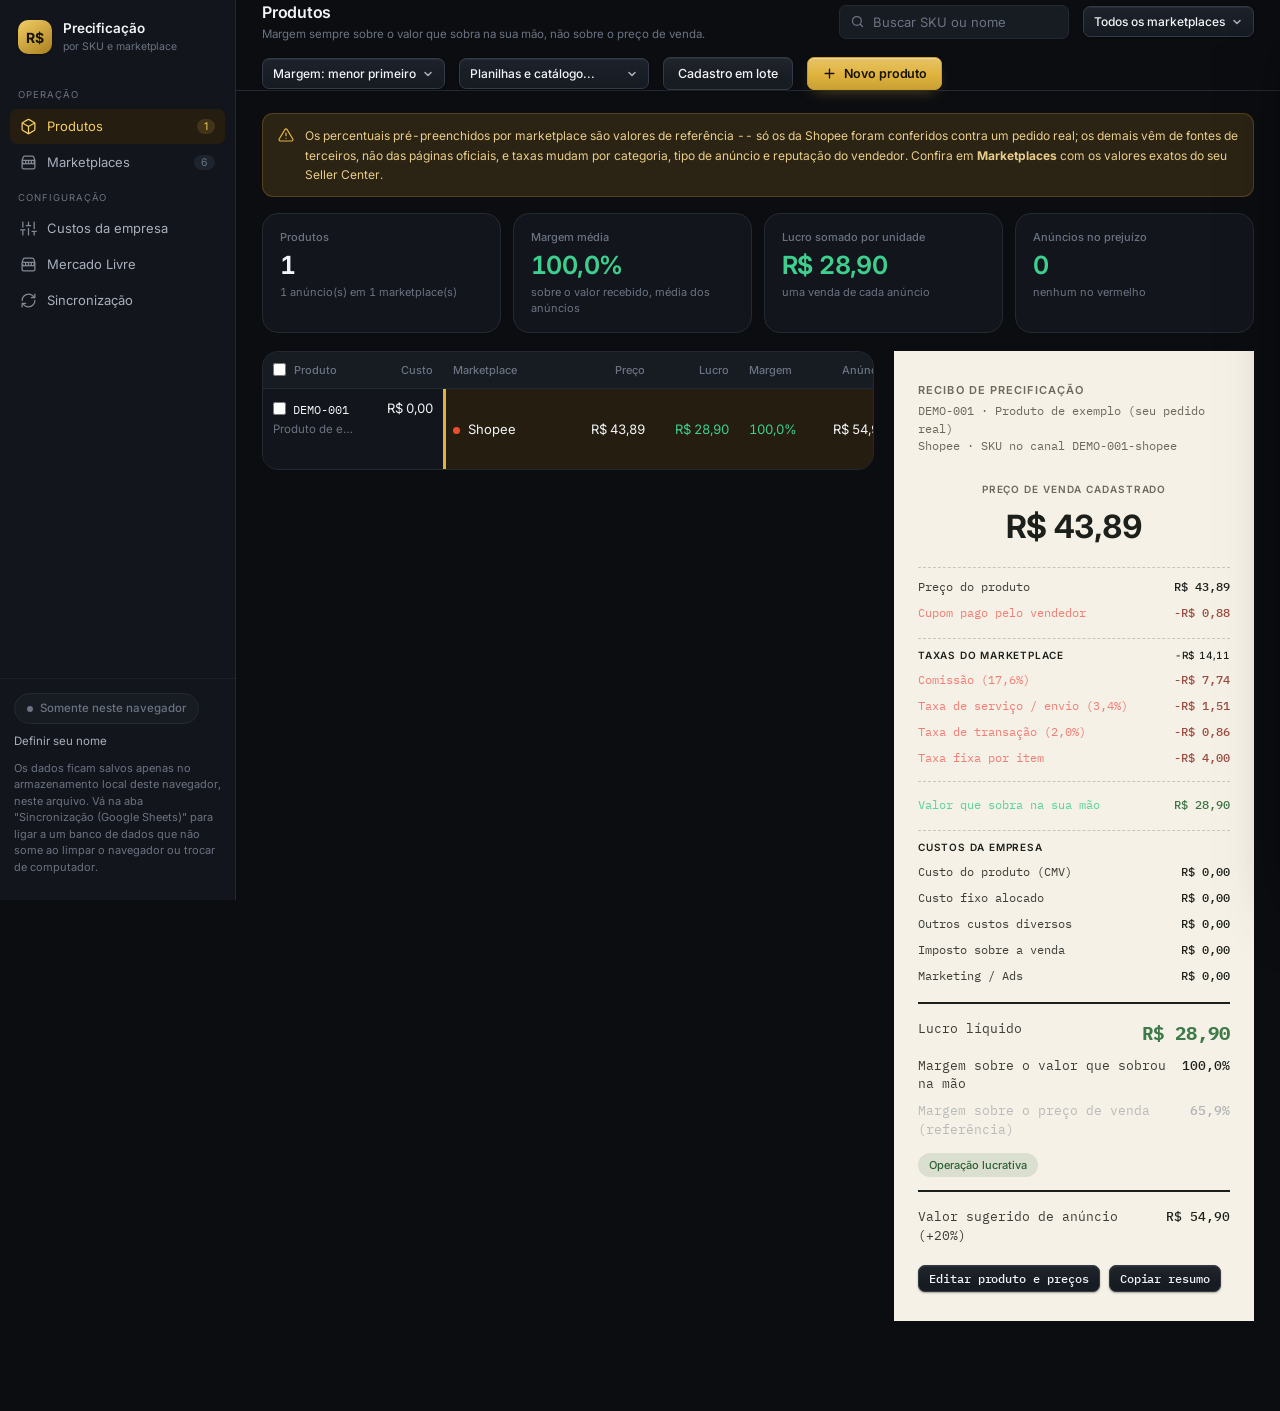
<file: index.html>
<!DOCTYPE html>
<html lang="pt-BR">
<head>
<meta charset="UTF-8">
<meta name="viewport" content="width=device-width, initial-scale=1.0">
<title>Sistema de precificação por SKU</title>
<link rel="preconnect" href="https://fonts.googleapis.com">
<link rel="preconnect" href="https://fonts.gstatic.com" crossorigin>
<link href="https://fonts.googleapis.com/css2?family=Inter:wght@400;500;600;700&family=IBM+Plex+Mono:wght@400;500&display=swap" rel="stylesheet">
<!-- O leitor de .xlsx tem 882 KB, quase 7x o sistema inteiro, e só serve na importação de
     planilha Excel. Em vez de carregar em toda abertura, ele é baixado sob demanda em
     carregarXLSX(), quando o usuário escolhe de fato um arquivo .xlsx/.xls. -->
<style>
  :root{
    /* superfícies -- neutros frios, sem o marrom do tema anterior */
    --bg:#0b0d11; --surface:#12151b; --surface-2:#171b22; --surface-3:#1e242d;
    --line:#242a34; --line-soft:#1c222a; --line-strong:#333b47;
    /* tinta */
    --ink:#f2f4f7; --ink-2:#a8b0bd; --ink-mute:#6b7382;
    /* papel do recibo -- assinatura do produto, preservada de propósito */
    --paper:#f5f1e6; --paper-ink:#1d1f1b; --paper-mute:#6d685b; --paper-line:#cdc6b4;
    /* semântica */
    --ok:#3ecf8e; --ok-dim:#0f2c20; --ok-line:rgba(62,207,142,.22);
    --bad:#f06a63; --bad-dim:#2e1917; --bad-line:rgba(240,106,99,.22);
    --warn:#e3b341; --warn-dim:#2b2314; --warn-line:rgba(227,179,65,.22);
    --brand:#e0b33c; --brand-2:#f3cd63; --brand-dim:#241d10; --brand-ink:#17130a;
    /* forma */
    --r-xs:5px; --r-sm:7px; --r:11px; --r-lg:16px; --r-pill:999px;
    --sh-1:0 1px 2px rgba(0,0,0,.4);
    --sh-2:0 6px 20px -8px rgba(0,0,0,.6);
    --sh-3:0 24px 60px -20px rgba(0,0,0,.75);
    --ring:0 0 0 3px rgba(224,179,60,.22);
    --t:140ms cubic-bezier(.4,0,.2,1);
    --ui:'Inter', system-ui, -apple-system, 'Segoe UI', sans-serif;
    --mono:'IBM Plex Mono', ui-monospace, monospace;
    --sidebar:236px;
  }
  *{box-sizing:border-box;}
  html{-webkit-text-size-adjust:100%;}
  /* Modelo de rolagem: rolagem normal do documento, sem fundo fixo, sem backdrop-filter e
     sem filter em elemento grudado -- os três repintam a tela inteira a cada quadro e foram
     a causa provável do scroll travado na versão anterior. */
  body{
    margin:0;background:var(--bg);color:var(--ink);
    font-family:var(--ui);font-size:14px;line-height:1.5;
    -webkit-font-smoothing:antialiased;
    font-variant-numeric:tabular-nums;
  }
  ::selection{background:rgba(224,179,60,.28);}
  ::-webkit-scrollbar{width:11px;height:11px;}
  ::-webkit-scrollbar-track{background:transparent;}
  ::-webkit-scrollbar-thumb{background:var(--line-strong);border-radius:99px;border:3px solid var(--bg);}
  ::-webkit-scrollbar-thumb:hover{background:#485263;}
  .mono{font-family:var(--mono);}

  /* ============ estrutura ============ */
  .sidebar{
    position:fixed;left:0;top:0;bottom:0;width:var(--sidebar);z-index:60;
    background:var(--surface);border-right:1px solid var(--line);
    display:flex;flex-direction:column;overflow-y:auto;
  }
  .brand{display:flex;align-items:center;gap:11px;padding:20px 18px 18px;}
  .brand .glyph{
    width:34px;height:34px;border-radius:10px;flex:none;display:grid;place-items:center;
    background:linear-gradient(145deg,var(--brand-2),#a8801f);color:var(--brand-ink);
    font-weight:700;font-size:14px;letter-spacing:-.02em;box-shadow:var(--sh-1);
  }
  .brand .txt{min-width:0;}
  .brand .txt b{display:block;font-size:13.5px;font-weight:600;letter-spacing:-.01em;line-height:1.3;}
  .brand .txt span{display:block;font-size:10.5px;color:var(--ink-mute);margin-top:1px;}
  .navgroup{padding:6px 10px;}
  .navgroup .glabel{font-size:9.5px;text-transform:uppercase;letter-spacing:.1em;color:var(--ink-mute);padding:10px 8px 6px;}
  .navitem{
    display:flex;align-items:center;gap:10px;width:100%;text-align:left;
    background:none;border:none;color:var(--ink-2);font-family:inherit;font-size:13px;
    padding:9px 10px;border-radius:var(--r-sm);cursor:pointer;margin-bottom:1px;
    transition:background var(--t),color var(--t);
  }
  .navitem .ic{width:17px;height:17px;flex:none;opacity:.75;}
  .navitem:hover{background:var(--surface-2);color:var(--ink);}
  .navitem.active{background:var(--brand-dim);color:var(--brand-2);}
  .navitem.active .ic{opacity:1;}
  .navitem:focus-visible{outline:none;box-shadow:var(--ring);}
  .navitem .count{margin-left:auto;font-size:10.5px;color:var(--ink-mute);
    background:var(--surface-3);padding:1px 7px;border-radius:var(--r-pill);}
  .navitem.active .count{background:rgba(224,179,60,.16);color:var(--brand-2);}
  .sidefoot{margin-top:auto;padding:14px;border-top:1px solid var(--line-soft);}

  .app{margin-left:var(--sidebar);min-height:100vh;display:flex;flex-direction:column;}
  .topbar{
    position:sticky;top:0;z-index:50;background:var(--bg);
    border-bottom:1px solid var(--line);
    display:flex;align-items:center;gap:14px;padding:0 26px;min-height:62px;flex-wrap:wrap;
  }
  .topbar h1{font-size:16px;font-weight:600;margin:0;letter-spacing:-.015em;}
  .topbar .sub{font-size:11.5px;color:var(--ink-mute);margin:1px 0 0;}
  .topbar .grow{flex:1;}
  .page{padding:22px 26px 90px;max-width:1420px;width:100%;}
  .view{display:none;}
  .view.active{display:block;}
  @media (max-width:900px){
    :root{--sidebar:0px;}
    .sidebar{position:static;width:auto;flex-direction:row;overflow-x:auto;overflow-y:hidden;
      border-right:none;border-bottom:1px solid var(--line);align-items:center;}
    .brand{padding:12px 14px;}
    .brand .txt{display:none;}
    .navgroup{display:flex;padding:6px;gap:2px;}
    .navgroup .glabel{display:none;}
    .navitem{white-space:nowrap;margin:0;}
    .navitem .count, .sidefoot{display:none;}
    .app{margin-left:0;}
    .topbar{padding:0 15px;}
    .page{padding:16px 15px 70px;}
  }

  /* ============ tipografia auxiliar ============ */
  .section-title{font-size:12.5px;font-weight:600;letter-spacing:-.005em;margin:0 0 3px;}
  .muted{color:var(--ink-mute);}
  .hint{display:block;color:var(--ink-mute);font-size:11px;margin-top:3px;line-height:1.5;font-weight:400;}
  .sub{font-size:12px;color:var(--ink-mute);line-height:1.6;margin:0 0 14px;}

  /* ============ avisos ============ */
  .banner{
    display:flex;gap:11px;border:1px solid var(--warn-line);background:var(--warn-dim);
    color:#e8cd8a;font-size:12px;line-height:1.6;padding:12px 15px;border-radius:var(--r);margin-bottom:16px;
  }
  .banner .bi{flex:none;width:16px;height:16px;margin-top:1px;color:var(--warn);}
  .banner.info{border-color:var(--line);background:var(--surface);color:var(--ink-2);}
  .banner.info .bi{color:var(--ink-mute);}

  /* ============ cards ============ */
  .card{background:var(--surface);border:1px solid var(--line);border-radius:var(--r-lg);
    padding:18px 20px;margin-bottom:16px;}
  .card h2{font-size:14px;font-weight:600;margin:0 0 3px;letter-spacing:-.01em;}
  .card.flat{padding:0;overflow:hidden;}
  .card.inset{background:var(--surface-2);}
  .card.wide{grid-column:1/-1;}

  /* ============ campos ============ */
  .field{display:flex;justify-content:space-between;align-items:center;gap:14px;padding:10px 0;
    border-bottom:1px solid var(--line-soft);}
  .field:last-child{border-bottom:none;}
  .field label{font-size:12.5px;color:var(--ink-2);font-weight:500;line-height:1.45;}
  .field.textrow{flex-direction:column;align-items:stretch;}
  .field.textrow label{margin-bottom:7px;}
  input[type=text], input[type=number], select, textarea{
    background:var(--surface-2);border:1px solid var(--line);border-radius:var(--r-sm);
    color:var(--ink);font-family:var(--ui);font-size:13px;padding:8px 10px;
    transition:border-color var(--t),box-shadow var(--t);
  }
  .field input[type=number], .field input[type=text]{width:160px;text-align:right;font-variant-numeric:tabular-nums;}
  .field select{width:180px;cursor:pointer;}
  .field textarea{width:100%;min-height:66px;resize:vertical;font-size:12px;line-height:1.6;}
  input:hover, select:hover, textarea:hover{border-color:var(--line-strong);}
  input:focus, select:focus, textarea:focus{outline:none;border-color:var(--brand);box-shadow:var(--ring);}
  input[type=number]{-moz-appearance:textfield;}
  input::placeholder{color:var(--ink-mute);}

  .switch{display:inline-flex;align-items:center;cursor:pointer;flex:none;}
  .switch input{position:absolute;opacity:0;width:0;height:0;}
  .switch .track{width:38px;height:22px;border-radius:var(--r-pill);background:var(--surface-3);
    border:1px solid var(--line-strong);position:relative;transition:background var(--t),border-color var(--t);}
  .switch .track::after{content:"";position:absolute;top:2px;left:2px;width:16px;height:16px;border-radius:50%;
    background:var(--ink-mute);transition:transform var(--t),background var(--t);}
  .switch input:checked + .track{background:var(--brand);border-color:var(--brand);}
  .switch input:checked + .track::after{transform:translateX(16px);background:var(--brand-ink);}
  .switch input:focus-visible + .track{box-shadow:var(--ring);}

  /* ============ botões ============ */
  /* Botão com volume (degradê leve + brilho na borda de cima), sobe 1px no hover, afunda no clique
     e solta uma "onda" a partir do ponto clicado (ouvinte "pointerdown" junto do debounce). A cor de fundo
     fica em background-color (que tem transição suave) e o degradê é só um véu claro por cima. Só cor,
     transform, opacity e sombra animam: nada de largura/altura, para não pesar. */
  .btn{position:relative;isolation:isolate;overflow:hidden;display:inline-flex;align-items:center;justify-content:center;gap:7px;
    background-color:var(--surface-2);background-image:linear-gradient(180deg,rgba(255,255,255,.045),rgba(255,255,255,0) 70%);
    border:1px solid var(--line-strong);color:var(--ink);font-family:inherit;font-size:12.5px;font-weight:500;letter-spacing:-.005em;
    padding:8px 14px;border-radius:var(--r-sm);cursor:pointer;white-space:nowrap;user-select:none;-webkit-tap-highlight-color:transparent;
    box-shadow:inset 0 1px 0 rgba(255,255,255,.05), 0 1px 2px rgba(0,0,0,.35);
    transition:background-color .2s ease, border-color .2s ease, color .2s ease, box-shadow .25s ease, transform .2s cubic-bezier(.2,.8,.2,1);}
  .btn:hover{background-color:#232a34;border-color:#414b5a;transform:translateY(-1px);
    box-shadow:inset 0 1px 0 rgba(255,255,255,.07), 0 8px 18px -10px rgba(0,0,0,.8);}
  .btn:active{transform:translateY(0) scale(.97);transition-duration:.07s;
    box-shadow:inset 0 2px 4px rgba(0,0,0,.35);}
  .btn:focus-visible{outline:none;box-shadow:var(--ring), inset 0 1px 0 rgba(255,255,255,.05);}
  .btn[disabled]{opacity:.45;cursor:not-allowed;transform:none;box-shadow:none;}
  .btn .ic{width:15px;height:15px;flex:none;transition:transform .3s cubic-bezier(.34,1.56,.64,1);}
  .btn:hover:not([disabled]) .ic{transform:scale(1.14);}
  .btn.primary{background-color:var(--brand);background-image:linear-gradient(180deg,rgba(255,255,255,.22),rgba(255,255,255,0) 55%,rgba(0,0,0,.1));color:var(--brand-ink);
    border-color:#c99a26;font-weight:600;
    box-shadow:inset 0 1px 0 rgba(255,255,255,.38), 0 1px 2px rgba(0,0,0,.4), 0 6px 16px -8px rgba(224,179,60,.55);}
  .btn.primary:hover{background-color:var(--brand-2);border-color:var(--brand-2);
    box-shadow:inset 0 1px 0 rgba(255,255,255,.45), 0 10px 24px -10px rgba(224,179,60,.75);}
  .btn.primary:active{box-shadow:inset 0 2px 5px rgba(80,55,0,.45);}
  /* faixa de brilho que atravessa o botão principal quando o mouse entra */
  .btn.primary::before{content:"";position:absolute;inset:0;z-index:-1;pointer-events:none;
    background:linear-gradient(105deg,transparent 30%,rgba(255,255,255,.5) 50%,transparent 70%);transform:translateX(-130%);}
  .btn.primary:hover:not([disabled])::before{transform:translateX(130%);transition:transform .7s cubic-bezier(.4,0,.2,1);}
  .btn.danger{color:var(--bad);border-color:#4a2b29;}
  .btn.danger:hover{background-color:var(--bad-dim);border-color:var(--bad);
    box-shadow:inset 0 1px 0 rgba(255,255,255,.05), 0 8px 20px -10px rgba(240,106,99,.55);}
  .btn.small{padding:5px 10px;font-size:11.5px;}
  .btn.ghost{background-color:transparent;background-image:none;border-color:transparent;color:var(--ink-2);box-shadow:none;}
  .btn.ghost:hover{background-color:var(--surface-2);border-color:var(--line);color:var(--ink);box-shadow:none;}
  /* onda do clique (span criado no ponto do clique e removido ao fim da animação) */
  .onda{position:absolute;border-radius:50%;pointer-events:none;z-index:-1;background:currentColor;
    opacity:.22;transform:scale(0);animation:onda .6s cubic-bezier(.2,.8,.2,1) forwards;}
  .btn.primary .onda{background:#fff;opacity:.45;}
  @keyframes onda{to{transform:scale(1);opacity:0;}}
  /* seletores das barras com a mesma cara dos botões e uma seta própria */
  select{appearance:none;-webkit-appearance:none;padding-right:30px;
    background-image:url("data:image/svg+xml,%3Csvg xmlns='http://www.w3.org/2000/svg' viewBox='0 0 12 12' fill='none' stroke='%23a3acb9' stroke-width='1.6' stroke-linecap='round' stroke-linejoin='round'%3E%3Cpath d='M3 4.5 6 7.5 9 4.5'/%3E%3C/svg%3E");
    background-repeat:no-repeat;background-position:right 10px center;background-size:12px;}
  select option{background:var(--surface-2);color:var(--ink);}
  .toolbar select, .topbar select{
    background-color:transparent;
    background-image:url("data:image/svg+xml,%3Csvg xmlns='http://www.w3.org/2000/svg' viewBox='0 0 12 12' fill='none' stroke='%23a3acb9' stroke-width='1.6' stroke-linecap='round' stroke-linejoin='round'%3E%3Cpath d='M3 4.5 6 7.5 9 4.5'/%3E%3C/svg%3E"), linear-gradient(180deg,#1d222b,#161a21);
    background-repeat:no-repeat, no-repeat;background-position:right 10px center, 0 0;background-size:12px, 100% 100%;
    border-color:var(--line-strong);font-weight:500;
    box-shadow:inset 0 1px 0 rgba(255,255,255,.05), 0 1px 2px rgba(0,0,0,.35);
    transition:border-color .2s ease, box-shadow .25s ease, transform .2s cubic-bezier(.2,.8,.2,1);}
  .toolbar select:hover, .topbar select:hover{border-color:#414b5a;transform:translateY(-1px);
    box-shadow:inset 0 1px 0 rgba(255,255,255,.07), 0 8px 18px -10px rgba(0,0,0,.8);}
  .toolbar select:focus, .topbar select:focus{transform:none;border-color:var(--brand);box-shadow:var(--ring);}
  @media (prefers-reduced-motion: reduce){
    .btn, .btn .ic, .btn.primary::before, .iconbtn, .toolbar select, .topbar select{transition:none !important;}
    .btn:hover, .btn:active, .iconbtn:hover, .iconbtn:active, .toolbar select:hover{transform:none !important;}
    .onda{display:none;}
  }
  .form-actions{display:flex;gap:9px;margin-top:16px;flex-wrap:wrap;align-items:center;}

  /* ============ busca e barra de ferramentas ============ */
  .searchbox{position:relative;display:flex;align-items:center;}
  .searchbox .ic{position:absolute;left:11px;width:15px;height:15px;color:var(--ink-mute);pointer-events:none;}
  .searchbox input{padding-left:33px;width:280px;}
  .toolbar{display:flex;gap:9px;align-items:center;flex-wrap:wrap;margin-bottom:16px;}
  .toolbar .grow{flex:1;}
  .toolbar select{padding:8px 30px 8px 12px;font-size:12.5px;cursor:pointer;}
  .topbar select{font-size:12px;padding:7px 28px 7px 10px;max-width:190px;cursor:pointer;}
  .topbar .searchbox input{width:230px;}

  /* ============ métricas ============ */
  .metrics{display:grid;grid-template-columns:repeat(auto-fit,minmax(178px,1fr));gap:12px;margin-bottom:18px;}
  .metric{background:var(--surface);border:1px solid var(--line);border-radius:var(--r-lg);padding:15px 17px;}
  .metric .k{font-size:11px;color:var(--ink-mute);font-weight:500;display:flex;align-items:center;gap:6px;}
  .metric .k .ic{width:14px;height:14px;}
  .metric .v{font-size:25px;font-weight:650;margin-top:7px;letter-spacing:-.025em;line-height:1.1;}
  .metric .f{font-size:11px;color:var(--ink-mute);margin-top:5px;line-height:1.45;}
  .metric.ok .v{color:var(--ok);} .metric.bad .v{color:var(--bad);}

  /* ============ tabela ============ */
  .tablewrap{overflow-x:auto;}
  table{width:100%;border-collapse:collapse;font-size:13px;}
  thead th{text-align:left;color:var(--ink-mute);font-weight:500;font-size:11px;
    padding:10px 12px;border-bottom:1px solid var(--line);background:var(--surface-2);white-space:nowrap;}
  tbody td{padding:10px 12px;border-bottom:1px solid var(--line-soft);vertical-align:middle;}
  tbody tr{cursor:pointer;transition:background var(--t);}
  tbody tr:hover{background:var(--surface-2);}
  tbody tr.selected{background:var(--brand-dim);box-shadow:inset 3px 0 0 var(--brand);}
  tbody tr:last-child td{border-bottom:none;}
  .cell-sku{font-family:var(--mono);font-size:11.5px;white-space:nowrap;}
  .cell-prod{max-width:250px;}
  .cell-prod .sku{font-family:var(--mono);font-size:11.5px;color:var(--ink);display:inline-block;max-width:100%;
    overflow:hidden;text-overflow:ellipsis;white-space:nowrap;vertical-align:middle;}
  .cell-prod .nm{display:block;color:var(--ink-mute);font-size:11.5px;margin-top:2px;
    overflow:hidden;text-overflow:ellipsis;white-space:nowrap;}
  .cell-name{color:var(--ink-2);max-width:230px;}
  .cell-name .nm{display:inline-block;max-width:100%;overflow:hidden;text-overflow:ellipsis;white-space:nowrap;vertical-align:middle;}
  #tableWrap table{min-width:700px;}
  .num{text-align:right;font-variant-numeric:tabular-nums;white-space:nowrap;}
  .pos{color:var(--ok);} .neg{color:var(--bad);}
  .mkt-dot{display:inline-block;width:7px;height:7px;border-radius:50%;margin-right:8px;vertical-align:middle;}
  .sub-val{display:block;font-size:10.5px;color:var(--ink-mute);margin-top:2px;}
  .iconbtn.danger:hover{background:var(--bad-dim);border-color:var(--bad-line);color:var(--bad);}
  .row-actions{text-align:right;white-space:nowrap;opacity:0;transition:opacity var(--t);}
  tbody tr:hover .row-actions, tbody tr.selected .row-actions{opacity:1;}
  tbody td:nth-child(3){white-space:nowrap;}
  .row-actions button{margin-left:5px;}

  /* ============ selos ============ */
  .confidence{display:inline-flex;align-items:center;gap:5px;font-size:10.5px;font-weight:500;
    padding:3px 9px;border-radius:var(--r-pill);border:1px solid transparent;}
  .conf-alta{background:var(--ok-dim);color:var(--ok);border-color:var(--ok-line);}
  .conf-media{background:var(--warn-dim);color:var(--warn);border-color:var(--warn-line);}
  .conf-baixa{background:var(--bad-dim);color:var(--bad);border-color:var(--bad-line);}
  .tag{display:inline-block;font-size:10px;font-weight:500;padding:2px 7px;border-radius:var(--r-xs);
    background:var(--warn-dim);color:var(--warn);margin-left:7px;vertical-align:middle;white-space:nowrap;}
  .tag.tag-danger{background:var(--bad-dim);color:var(--bad);}

  /* ============ estados vazios ============ */
  .empty{text-align:center;padding:60px 24px;color:var(--ink-mute);font-size:13px;line-height:1.7;}
  .empty .mark{width:42px;height:42px;margin:0 auto 14px;color:var(--line-strong);}
  .empty .big{font-size:15px;font-weight:600;color:var(--ink);margin-bottom:6px;}

  /* ============ layout de produtos ============ */
  .grid2{display:grid;grid-template-columns:1fr 1fr;gap:0 22px;}
  @media (max-width:700px){.grid2{grid-template-columns:1fr;}}
  .prod-grid{display:grid;grid-template-columns:minmax(0,1fr) 360px;gap:20px;align-items:start;}
  @media (max-width:1180px){.prod-grid{grid-template-columns:1fr;}}
  .mkt-cards{display:grid;grid-template-columns:repeat(auto-fit,minmax(340px,1fr));gap:16px;}

  /* ============ recibo ============ */
  .receipt-outer{position:sticky;top:78px;}
  .torn{height:9px;background:
    linear-gradient(-45deg, transparent 6px, var(--paper) 6px) 0 0/12px 12px,
    linear-gradient(45deg, transparent 6px, var(--paper) 6px) 0 0/12px 12px;}
  .torn.bottom{transform:scaleY(-1);}
  .receipt{background:var(--paper);color:var(--paper-ink);padding:22px 24px 20px;font-family:var(--mono);font-size:12px;}
  .receipt h2{font-family:var(--ui);font-size:11px;letter-spacing:.1em;text-transform:uppercase;
    margin:0 0 4px;color:var(--paper-mute);font-weight:600;}
  .receipt .mkt-name{font-size:11.5px;color:var(--paper-mute);margin:0 0 14px;line-height:1.5;word-break:break-word;}
  .receipt .warnline{background:rgba(160,115,25,.14);border-left:2px solid #a07319;color:#75540f;
    font-size:11px;line-height:1.55;padding:8px 10px;border-radius:0 var(--r-xs) var(--r-xs) 0;margin:0 0 12px;}
  .rline{display:flex;justify-content:space-between;padding:4px 0;gap:12px;}
  .rline .lbl{opacity:.85;}
  .rline .val{font-weight:500;white-space:nowrap;font-variant-numeric:tabular-nums;}
  .rline.muted{opacity:.5;}
  .rline.neg .val{color:#9c4a3f;} .rline.pos .val{color:#3c7345;}
  .rline.section{margin-top:12px;padding-top:9px;border-top:1px dashed var(--paper-line);
    font-family:var(--ui);font-size:10px;text-transform:uppercase;letter-spacing:.08em;font-weight:600;}
  .rline.section .lbl{opacity:1;}
  .divider{border-top:1px dashed var(--paper-line);margin:10px 0;}
  .totals{border-top:2px solid var(--paper-ink);margin-top:13px;padding-top:11px;}
  .totals .rline{font-size:12.5px;}
  .totals .rline.profit .val{font-size:19px;font-weight:700;}
  .price-hero{text-align:center;padding:14px 0 16px;border-bottom:1px dashed var(--paper-line);margin-bottom:6px;}
  .price-hero .k{font-family:var(--ui);font-size:10px;letter-spacing:.09em;text-transform:uppercase;
    color:var(--paper-mute);font-weight:600;}
  .price-hero .v{font-family:var(--ui);font-size:32px;font-weight:700;margin-top:6px;letter-spacing:-.03em;}
  .badge-margin{display:inline-block;margin-top:10px;font-family:var(--ui);font-size:11px;
    font-weight:500;padding:4px 11px;border-radius:var(--r-pill);}
  .badge-good{background:rgba(60,115,69,.14);color:#2c6135;} .badge-bad{background:rgba(156,74,63,.14);color:#8b3b32;}
  .error-box{background:var(--bad-dim);color:#f2a49e;border-radius:var(--r-sm);padding:13px 15px;
    font-family:var(--ui);font-size:12px;line-height:1.6;margin-top:10px;}
  .receipt-empty{background:var(--surface);border:1px dashed var(--line-strong);border-radius:var(--r-lg);
    padding:46px 24px;text-align:center;color:var(--ink-mute);font-size:12.5px;line-height:1.7;}

  /* ============ painel lateral (formulários e assistentes) ============ */
  .scrim{position:fixed;inset:0;z-index:80;background:rgba(5,7,10,.62);
    opacity:0;pointer-events:none;transition:opacity var(--t);}
  .scrim.open{opacity:1;pointer-events:auto;}
  .panel{
    position:fixed;top:0;right:0;bottom:0;z-index:90;width:min(760px,100vw);
    background:var(--surface);border-left:1px solid var(--line);box-shadow:var(--sh-3);
    display:flex;flex-direction:column;transform:translateX(100%);
    transition:transform var(--t);
  }
  .panel.open{transform:none;}
  .panel-head{display:flex;align-items:center;gap:12px;padding:16px 22px;border-bottom:1px solid var(--line);flex:none;}
  .panel-head h2{font-size:15px;font-weight:600;margin:0;letter-spacing:-.015em;}
  .panel-head .sub{margin:2px 0 0;font-size:11.5px;}
  .panel-body{padding:18px 22px 26px;overflow-y:auto;flex:1;}
  .panel-body > .card{background:none;border:none;padding:0;margin:0;}
  .iconbtn{position:relative;isolation:isolate;overflow:hidden;display:grid;place-items:center;width:30px;height:30px;border-radius:var(--r-sm);
    background:none;border:1px solid transparent;color:var(--ink-mute);cursor:pointer;-webkit-tap-highlight-color:transparent;
    transition:background .18s ease, color .18s ease, border-color .18s ease, transform .2s cubic-bezier(.34,1.56,.64,1);}
  .iconbtn:hover{background:var(--surface-3);border-color:var(--line-strong);color:var(--ink);transform:translateY(-1px);}
  .iconbtn:active{transform:scale(.9);transition-duration:.07s;}
  .iconbtn:focus-visible{outline:none;box-shadow:var(--ring);}
  .iconbtn .ic{width:16px;height:16px;transition:transform .3s cubic-bezier(.34,1.56,.64,1);}
  .iconbtn:hover .ic{transform:scale(1.12) rotate(-6deg);}
  @media (max-width:700px){ .panel{width:100vw;} }

  /* ============ formulário de produto ============ */
  .mode-toggle{display:flex;gap:0;margin:8px 0 14px;background:var(--surface-2);
    border:1px solid var(--line);border-radius:var(--r-sm);padding:3px;}
  .mode-btn{flex:1;background:transparent;border:none;color:var(--ink-mute);font-family:inherit;
    font-size:12.5px;font-weight:500;padding:9px 8px;border-radius:var(--r-xs);cursor:pointer;
    transition:background .22s ease, color .22s ease, box-shadow .22s ease, transform .2s cubic-bezier(.2,.8,.2,1);}
  .mode-btn:hover{color:var(--ink);background:var(--surface-3);}
  .mode-btn:active{transform:scale(.97);}
  .mode-btn.active{color:var(--brand-ink);background:linear-gradient(180deg,var(--brand-2),var(--brand));font-weight:600;
    box-shadow:inset 0 1px 0 rgba(255,255,255,.35), 0 4px 12px -6px rgba(224,179,60,.6);}
  .section-label{font-size:10.5px;text-transform:uppercase;letter-spacing:.09em;font-weight:600;
    color:var(--ink-mute);margin:20px 0 2px;padding-bottom:7px;border-bottom:1px solid var(--line-soft);}
  .live-preview{display:flex;flex-wrap:wrap;gap:22px;background:var(--surface-2);
    border:1px solid var(--line);border-radius:var(--r);padding:13px 16px;margin-top:16px;}
  .live-preview .lp{min-width:96px;}
  .live-preview .lp .k{font-size:10px;text-transform:uppercase;letter-spacing:.06em;color:var(--ink-mute);font-weight:500;}
  .live-preview .lp .v{font-size:17px;font-weight:650;margin-top:3px;letter-spacing:-.02em;}
  .live-preview .lp .v.small{font-size:12.5px;font-weight:400;letter-spacing:0;}

  /* ============ status de sincronização ============ */
  .sync-pill{display:inline-flex;align-items:center;gap:7px;font-size:11.5px;font-weight:500;
    padding:6px 12px;border-radius:var(--r-pill);border:1px solid transparent;}
  .sync-pill .sdot{width:6px;height:6px;border-radius:50%;flex:none;}
  .sync-ok{background:var(--ok-dim);color:var(--ok);border-color:var(--ok-line);} .sync-ok .sdot{background:var(--ok);}
  .sync-warn{background:var(--warn-dim);color:var(--warn);border-color:var(--warn-line);} .sync-warn .sdot{background:var(--warn);animation:pulse 1.1s ease-in-out infinite;}
  .sync-off{background:var(--surface-2);color:var(--ink-mute);border-color:var(--line);} .sync-off .sdot{background:var(--ink-mute);}
  .sync-err{background:var(--bad-dim);color:var(--bad);border-color:var(--bad-line);} .sync-err .sdot{background:var(--bad);}
  @keyframes pulse{0%,100%{opacity:1;}50%{opacity:.25;}}

  /* ============ passo a passo e código ============ */
  .steps{counter-reset:step;margin:0;padding:0;list-style:none;}
  .steps li{counter-increment:step;position:relative;padding:0 0 15px 33px;font-size:12.5px;line-height:1.7;color:var(--ink-2);}
  .steps li::before{content:counter(step);position:absolute;left:0;top:0;width:22px;height:22px;border-radius:50%;
    background:var(--surface-2);border:1px solid var(--line-strong);color:var(--ink-mute);
    font-size:11px;display:grid;place-items:center;font-weight:500;}
  code{font-family:var(--mono);background:var(--surface-2);border:1px solid var(--line);
    padding:1px 6px;border-radius:var(--r-xs);font-size:11.5px;color:var(--brand-2);}
  pre.codeblock{background:#07090c;border:1px solid var(--line);border-radius:var(--r);padding:16px;
    font-family:var(--mono);font-size:11px;line-height:1.65;overflow:auto;white-space:pre;
    color:var(--ink-2);max-height:440px;}

  /* ============ assistentes ============ */
  .wizard-nav{display:flex;gap:8px;align-items:center;margin-bottom:18px;font-size:11px;
    color:var(--ink-mute);flex-wrap:wrap;font-weight:500;}
  .wizard-nav .wstep{display:flex;align-items:center;gap:7px;}
  .wizard-nav .wstep .n{width:20px;height:20px;border-radius:50%;display:grid;place-items:center;
    font-size:10.5px;background:var(--surface-2);border:1px solid var(--line);}
  .wizard-nav .wstep.on{color:var(--brand-2);} .wizard-nav .wstep.on .n{background:var(--brand-dim);border-color:var(--brand);color:var(--brand-2);}
  .wizard-nav .wstep.done .n{background:var(--ok-dim);border-color:var(--ok-line);color:var(--ok);}
  .wizard-nav .sep{opacity:.4;}
  .wizard-step{border-top:1px solid var(--line-soft);padding-top:18px;margin-top:18px;}
  .wizard-step:first-child{border-top:none;padding-top:0;margin-top:0;}
  .wizard-step h3{font-size:13px;font-weight:600;margin:0 0 9px;color:var(--ink);}
  .map-grid{display:grid;grid-template-columns:1fr 1fr;gap:0 22px;}
  @media (max-width:700px){.map-grid{grid-template-columns:1fr;}}
  .map-row{display:flex;justify-content:space-between;align-items:center;gap:10px;font-size:12.5px;
    padding:8px 0;border-bottom:1px solid var(--line-soft);}
  .map-row label{color:var(--ink-2);}
  .map-row .req{color:var(--brand);}
  .map-row select{width:190px;font-size:12px;padding:6px 28px 6px 9px;}
  .mkt-checks{display:flex;flex-wrap:wrap;gap:8px;}
  .mkt-check{display:flex;align-items:center;gap:8px;background:var(--surface-2);border:1px solid var(--line);
    border-radius:var(--r-pill);padding:7px 14px 7px 11px;font-size:12.5px;cursor:pointer;user-select:none;
    transition:border-color var(--t),background var(--t);}
  .mkt-check:hover{border-color:var(--line-strong);}
  .mkt-check:has(input:checked){border-color:var(--brand);background:var(--brand-dim);}
  .mkt-check input{margin:0;accent-color:var(--brand);}
  .radio-row{display:flex;flex-direction:column;gap:10px;margin-bottom:10px;}
  .radio-opt{display:flex;align-items:flex-start;gap:9px;font-size:12.5px;line-height:1.55;cursor:pointer;color:var(--ink-2);}
  .radio-opt input{margin:2px 0 0;accent-color:var(--brand);flex:none;}
  .preview-note{font-size:12.5px;color:var(--ink-mute);margin-bottom:12px;line-height:1.7;}
  .preview-scroll{max-height:320px;overflow:auto;border:1px solid var(--line);border-radius:var(--r);}

  /* ============ menu suspenso ============ */
  .menu-wrap{position:relative;display:inline-block;}
  .menu[hidden]{display:none;}
  .menu{position:absolute;right:0;top:calc(100% + 6px);z-index:70;min-width:270px;
    background:var(--surface-2);border:1px solid var(--line-strong);border-radius:var(--r);
    box-shadow:var(--sh-3);padding:5px;display:flex;flex-direction:column;gap:2px;}
  .menu-item{display:flex;flex-direction:column;gap:2px;align-items:flex-start;text-align:left;
    background:none;border:none;color:var(--ink);font-family:inherit;font-size:12.5px;font-weight:500;
    padding:9px 12px;border-radius:var(--r-sm);cursor:pointer;transition:background var(--t);}
  .menu-item:hover{background:var(--surface-3);}
  .menu-item span{color:var(--ink-mute);font-size:11px;font-weight:400;}

  /* ============ busca com modo: exata, começa com, contém ============ */
  /* O menu fica SEMPRE logo abaixo do campo e entra/sai com transição (opacidade + deslize curto),
     em vez de aparecer e sumir de uma vez. */
  .busca-menu{position:absolute;right:0;top:calc(100% + 8px);z-index:80;width:max-content;min-width:100%;max-width:min(340px, calc(100vw - 24px));
    background:var(--surface-2);border:1px solid var(--line-strong);border-radius:var(--r);
    box-shadow:var(--sh-3);padding:6px;display:flex;flex-direction:column;gap:3px;
    opacity:0;visibility:hidden;pointer-events:none;transform:translateY(-6px) scale(.985);transform-origin:top right;
    transition:opacity .16s ease, transform .2s cubic-bezier(.2,.8,.2,1), visibility 0s linear .2s;}
  .busca-menu.esq{right:auto;left:0;transform-origin:top left;}
  .busca-menu.aberto{opacity:1;visibility:visible;pointer-events:auto;transform:none;
    transition:opacity .16s ease, transform .2s cubic-bezier(.2,.8,.2,1), visibility 0s;}
  .busca-op{display:flex;align-items:center;gap:11px;width:100%;text-align:left;background:transparent;border:1px solid transparent;
    color:var(--ink);font-family:inherit;padding:8px 10px;border-radius:var(--r-sm);cursor:pointer;
    transition:background .14s ease, border-color .14s ease, transform .14s ease;}
  .busca-op:hover,.busca-op.on{background:var(--surface-3);border-color:var(--line-strong);}
  .busca-op:active{transform:scale(.985);}
  .busca-ic{flex:none;width:30px;height:30px;border-radius:8px;display:grid;place-items:center;
    background:var(--surface);border:1px solid var(--line-strong);color:var(--ink-2);
    font:600 11.5px/1 ui-monospace,SFMono-Regular,Menlo,Consolas,monospace;letter-spacing:-.02em;
    transition:background .14s ease, color .14s ease, border-color .14s ease;}
  .busca-op.on .busca-ic,.busca-op.uso .busca-ic{background:var(--brand-dim);border-color:var(--brand);color:var(--brand-2);}
  .busca-tx{display:flex;flex-direction:column;gap:2px;min-width:0;flex:1;}
  .busca-t{font-size:12.5px;font-weight:600;white-space:nowrap;overflow:hidden;text-overflow:ellipsis;}
  .busca-t b{color:var(--brand-2);font-weight:600;}
  .busca-d{font-size:11px;color:var(--ink-mute);font-weight:400;}
  .busca-ok{flex:none;font-size:10.5px;font-weight:600;color:var(--brand);opacity:0;transition:opacity .14s ease;}
  .busca-op.uso .busca-ok{opacity:1;}
  .busca-dir{position:absolute;right:8px;top:50%;transform:translateY(-50%);display:flex;align-items:center;gap:6px;}
  .busca-dir [hidden]{display:none;}
  .busca-tag{font-size:10.5px;font-weight:600;color:var(--brand-ink);background:var(--brand);border-radius:var(--r-pill);padding:1px 8px;
    animation:buscaTag .18s ease both;}
  @keyframes buscaTag{from{opacity:0;transform:scale(.85);}to{opacity:1;transform:none;}}
  .busca-limpar{width:18px;height:18px;border-radius:50%;border:none;background:var(--surface-3);color:var(--ink-2);
    font-size:13px;line-height:1;cursor:pointer;padding:0;transition:background .14s ease, color .14s ease;}
  .busca-limpar:hover{background:var(--line-strong);color:var(--ink);}
  .busca-tem input{padding-right:62px;}
  @media (prefers-reduced-motion: reduce){
    .busca-menu,.busca-menu.aberto,.busca-op,.busca-ic,.busca-ok,.busca-tag,.busca-limpar{transition:none;animation:none;}
  }

  /* ============ faixas de preço ============ */
  .tier-table{font-size:12.5px;}
  .tier-table thead th{background:transparent;padding:0 6px 8px;font-size:10px;white-space:nowrap;}
  .tier-table tbody td{padding:5px 6px;border-bottom:1px solid var(--line-soft);vertical-align:middle;}
  .tier-table tbody tr{cursor:default;}
  .tier-table tbody tr:hover{background:transparent;}
  .tier-table tbody tr:last-child td{border-bottom:none;}
  .tier-table input[type=number]{width:74px;text-align:right;padding:7px 9px;font-size:12.5px;}
  .tier-table .tcol-faixa{white-space:nowrap;}
  .tier-table .tier-fixed{display:inline-block;padding:7px 2px;color:var(--ink-mute);font-size:12.5px;}
  .tier-table .tier-note{display:block;font-size:10px;color:var(--ink-mute);margin-top:2px;}
  .tier-table .tcol-resumo{color:var(--brand-2);white-space:nowrap;font-size:11.5px;padding-left:12px;font-weight:500;}
  .tier-table .tcol-x{text-align:right;}
  .tier-table .tcol-x .btn{padding:3px 9px;font-size:15px;line-height:1;}
  .tier-sim table{margin-top:2px;}
  .tier-sim thead th{background:transparent;padding:7px 9px;}
  .tier-sim tbody td{padding:7px 9px;}
  .tier-sim tbody tr{cursor:default;}
  .tier-sim tbody tr:hover{background:transparent;}

  /* ============ produto pai: tabela agrupada ============ */
  .tabela-produtos tbody tr.grupo-ini td{border-top:1px solid var(--line);}
  .tabela-produtos tbody tr.grupo-seq td{border-top:1px dashed var(--line-soft);}
  .tabela-produtos tbody td{border-bottom:none;}
  .tabela-produtos tbody td.grp{vertical-align:top;background:var(--surface);}
  .tabela-produtos tbody tr.hover-grp td{background:var(--surface-2);}
  .tabela-produtos tbody tr.selected td:not(.grp){background:var(--brand-dim);}
  .tabela-produtos tbody tr.selected td.canal-cell{box-shadow:inset 3px 0 0 var(--brand);}
  .tabela-produtos tbody tr.selected{box-shadow:none;background:transparent;}
  .tabela-produtos tbody tr.hover-grp .row-actions{opacity:1;}
  .canal-cell{white-space:nowrap;overflow:hidden;text-overflow:ellipsis;}
  .tabela-produtos{table-layout:fixed;}
  /* soma das colunas fixas ~580 px: sobra o resto para o nome do produto */
  .tabela-produtos col.c-prod{width:auto;} .tabela-produtos col.c-custo{width:76px;}
  .tabela-produtos col.c-canal{width:128px;} .tabela-produtos col.c-num{width:84px;}
  .tabela-produtos col.c-marg{width:62px;} .tabela-produtos col.c-anun{width:96px;}
  .tabela-produtos col.c-acao{width:66px;}
  .tabela-produtos td, .tabela-produtos th{padding-left:10px;padding-right:10px;}
  .tabela-mais{display:flex;align-items:center;justify-content:center;gap:12px;padding:14px;
    font-size:12px;color:var(--ink-mute);border-top:1px solid var(--line);}
  .tabela-produtos .muted{color:var(--ink-mute);}
  /* seletor de canais no recibo */
  .rc-canais{display:flex;flex-wrap:wrap;gap:6px;margin:-4px 0 14px;}
  .rc-canal{display:inline-flex;align-items:center;font-family:var(--ui);font-size:11px;font-weight:500;
    background:rgba(0,0,0,.05);border:1px solid var(--paper-line);color:var(--paper-ink);
    padding:4px 10px;border-radius:var(--r-pill);cursor:pointer;}
  .rc-canal .mkt-dot{margin-right:6px;}
  .rc-canal.on{background:var(--paper-ink);color:var(--paper);border-color:var(--paper-ink);}
  /* ============ produto pai: canais no formulário ============ */
  .canais{display:flex;flex-direction:column;gap:8px;}
  .canal{border:1px solid var(--line);border-radius:var(--r);background:var(--surface-2);transition:border-color var(--t);}
  .canal.on{border-color:var(--line-strong);}
  .canal-head{display:flex;align-items:center;gap:9px;padding:11px 14px;cursor:pointer;flex-wrap:wrap;}
  .canal-head input{margin:0;accent-color:var(--brand);width:16px;height:16px;}
  .canal-head .mkt-dot{margin:0;}
  .canal-nome{font-weight:600;font-size:13px;}
  .canal-res{margin-left:auto;font-size:12.5px;display:flex;gap:10px;align-items:baseline;flex-wrap:wrap;}
  .canal-res .muted{color:var(--ink-mute);font-size:11.5px;}
  .canal-body{display:none;padding:0 14px 13px 39px;}
  .canal.on .canal-body{display:block;}
  .canal-grid{display:flex;flex-wrap:wrap;gap:10px 14px;align-items:flex-end;}
  .cg{display:flex;flex-direction:column;gap:4px;}
  .cg .cl{font-size:10.5px;color:var(--ink-mute);font-weight:500;}
  .cg input[type=number]{width:104px;text-align:right;padding:7px 9px;}
  .cg-sku input{width:190px;font-family:var(--mono);font-size:12px;padding:7px 9px;}
  .mini-toggle{display:inline-flex;background:var(--surface);border:1px solid var(--line);border-radius:var(--r-sm);padding:2px;}
  .mini-toggle button{background:none;border:none;color:var(--ink-mute);font-family:inherit;font-size:12px;font-weight:500;
    padding:6px 11px;border-radius:var(--r-xs);cursor:pointer;}
  .mini-toggle button.on{background:var(--brand);color:var(--brand-ink);font-weight:600;}

  /* ============ unificação e importação ============ */
  .uni-grupo{border:1px solid var(--line);border-radius:var(--r);padding:11px 13px;margin:8px 0;background:var(--surface-2);}
  .uni-grupo.uni-atencao{border-color:var(--warn-line);}
  .uni-head{display:flex;align-items:center;gap:9px;cursor:pointer;flex-wrap:wrap;font-size:13px;}
  .uni-head input, .uni-linha input, .uni-prod input{accent-color:var(--brand);margin:0;}
  .uni-prod{display:flex;align-items:center;gap:10px;padding:5px 0 0 25px;font-size:12px;flex-wrap:wrap;}
  .uni-chips{display:inline-flex;gap:5px;flex-wrap:wrap;}
  .uni-chip{display:inline-flex;align-items:center;font-size:11px;background:var(--surface);border:1px solid var(--line);
    border-radius:var(--r-pill);padding:1px 8px;color:var(--ink-2);}
  .uni-chip .mkt-dot{width:6px;height:6px;margin-right:5px;}
  .uni-custo{margin-left:auto;color:var(--ink-2);font-variant-numeric:tabular-nums;}
  .uni-linha{display:flex;align-items:center;gap:9px;padding:7px 2px;font-size:12px;border-bottom:1px solid var(--line-soft);flex-wrap:wrap;}
  .muted{color:var(--ink-mute);}
  .imp-resumo{display:flex;flex-direction:column;gap:3px;font-size:12.5px;color:var(--ink-2);margin-bottom:12px;}

  /* ============ editor em lote ============ */
  .panel.larga{width:min(1320px,100vw);}
  .lote-bar{display:flex;align-items:center;gap:10px;flex-wrap:wrap;padding:9px 14px;margin-bottom:10px;
    background:var(--brand-dim);border:1px solid var(--line);border-radius:var(--r);font-size:12.5px;}
  .lote-bar[hidden]{display:none;}
  .sel-prod{accent-color:var(--brand);margin:0 7px 0 0;vertical-align:-2px;cursor:pointer;}
  .sel-prod-todos{accent-color:var(--brand);margin:0 5px 0 0;vertical-align:-2px;cursor:pointer;}
  .lt-topo{display:grid;grid-template-columns:minmax(240px,1fr) minmax(260px,1.3fr);gap:18px;margin-bottom:14px;}
  @media (max-width:760px){ .lt-topo{grid-template-columns:1fr;} }
  .lt-add{display:flex;flex-direction:column;gap:7px;align-items:flex-start;}
  .lt-add textarea{width:100%;resize:vertical;font-family:var(--mono, ui-monospace, monospace);font-size:12.5px;
    background:var(--surface-2);color:var(--ink);border:1px solid var(--line);border-radius:var(--r-sm);padding:8px 10px;}
  .lt-rot{font-size:12px;font-weight:600;color:var(--ink-2);display:block;}
  .lt-rot .hint{font-weight:400;display:block;margin-top:2px;}
  .lt-mkts{display:flex;flex-direction:column;gap:7px;}
  .lt-wrap{overflow:auto;max-height:calc(100vh - 330px);border:1px solid var(--line);border-radius:var(--r);}
  table.lt{border-collapse:separate;border-spacing:0;font-size:12px;min-width:100%;}
  table.lt th, table.lt td{padding:6px 8px;border-bottom:1px solid var(--line-soft);vertical-align:top;text-align:left;white-space:nowrap;}
  table.lt thead th{position:sticky;background:var(--surface-2);z-index:2;font-weight:600;color:var(--ink-2);}
  table.lt thead tr:first-child th{top:0;}
  table.lt thead tr.lt-prelinha th{top:31px;background:var(--surface-3, var(--surface-2));font-weight:400;}
  .lt-pre-rot{font-weight:600 !important;color:var(--brand-2) !important;vertical-align:middle !important;}
  table.lt input[type=text]{height:28px;padding:0 7px;font-size:12px;border-radius:var(--r-sm);text-align:left;}
  table.lt .lt-nome{width:210px;}
  table.lt [data-col=sku]{width:120px;font-family:var(--mono, ui-monospace, monospace);}
  table.lt .lt-num, #lt_preCusto{width:78px;}
  table.lt .lt-valor, .lt-pre-valor{width:70px;}
  table.lt select{height:28px;font-size:11.5px;padding:0 22px 0 6px;width:auto;background-position:right 6px center;background-size:10px;}
  .lt-cel{display:flex;align-items:center;gap:5px;}
  .lt-cel input[type=checkbox]{accent-color:var(--brand);margin:0;}
  .lt-pre .btn{margin-top:5px;}
  .lt-res{font-size:11px;margin-top:3px;min-height:14px;}
  .lt-c.off .lt-cel select, .lt-c.off .lt-valor{opacity:.35;}
  .lt-sku .sku{font-family:var(--mono, ui-monospace, monospace);margin-right:6px;}
  tr.lt-erro td:first-child{box-shadow:inset 3px 0 0 var(--bad);}
  .lt-x{vertical-align:middle !important;}
  .lt-status{font-size:12px;margin:10px 0 0;}
  .ml-uso{display:block;font-size:11px;color:var(--ink-2);white-space:nowrap;}
  .ml-uso input{accent-color:var(--brand);margin:0 4px 0 0;vertical-align:-1px;}

  /* ============ usuários, conflitos e histórico ============ */
  .userbtn{display:block;margin-top:9px;background:none;border:0;padding:0;font:inherit;font-size:11.5px;
    color:var(--ink-2);cursor:pointer;text-align:left;}
  .userbtn:hover{color:var(--ink);text-decoration:underline;}
  .userbtn.falta{color:var(--warn);}
  .conf-linha{display:flex;gap:9px;align-items:flex-start;flex-wrap:wrap;padding:10px 0;border-bottom:1px solid var(--line-soft);font-size:12.5px;}
  .conf-txt{flex:1;min-width:220px;line-height:1.5;}
  .hist-wrap{max-height:480px;overflow:auto;border:1px solid var(--line);border-radius:var(--r);}
  table.hist{width:100%;border-collapse:collapse;font-size:12px;}
  table.hist th, table.hist td{padding:6px 9px;border-bottom:1px solid var(--line-soft);text-align:left;vertical-align:top;}
  table.hist th{position:sticky;top:0;background:var(--surface-2);font-weight:600;color:var(--ink-2);}
  table.hist .nowrap{white-space:nowrap;}

  /* ============ avisos flutuantes ============ */
  #toasts{position:fixed;right:20px;bottom:20px;z-index:120;display:flex;flex-direction:column;gap:10px;
    max-width:min(400px,calc(100vw - 40px));pointer-events:none;}
  .toast{background:var(--surface-2);border:1px solid var(--line-strong);border-left:3px solid var(--brand);
    border-radius:var(--r);padding:12px 15px;font-size:12.5px;line-height:1.55;color:var(--ink);
    box-shadow:var(--sh-3);animation:toastin .22s cubic-bezier(.2,.8,.3,1) both;pointer-events:auto;cursor:pointer;}
  .toast.ok{border-left-color:var(--ok);} .toast.err{border-left-color:var(--bad);} .toast.warn{border-left-color:var(--warn);}
  .toast .tt{font-size:12px;font-weight:600;margin-bottom:2px;}
  .toast.out{animation:toastout .18s ease both;}
  @keyframes toastin{from{opacity:0;transform:translateY(10px) scale(.97);}to{opacity:1;transform:none;}}
  @keyframes toastout{to{opacity:0;transform:translateX(14px);}}

  @media (prefers-reduced-motion:reduce){ *{animation-duration:.01ms !important;transition-duration:.01ms !important;} }
</style>
</head>
<body>
<svg style="display:none">
  <symbol id="i-box" viewBox="0 0 24 24" fill="none" stroke="currentColor" stroke-width="1.8" stroke-linecap="round" stroke-linejoin="round"><path d="M21 8v8a2 2 0 0 1-1 1.73l-7 4a2 2 0 0 1-2 0l-7-4A2 2 0 0 1 3 16V8a2 2 0 0 1 1-1.73l7-4a2 2 0 0 1 2 0l7 4A2 2 0 0 1 21 8z"/><path d="m3.3 7 8.7 5 8.7-5M12 22V12"/></symbol>
  <symbol id="i-store" viewBox="0 0 24 24" fill="none" stroke="currentColor" stroke-width="1.8" stroke-linecap="round" stroke-linejoin="round"><path d="M3 9 4.5 4.5A2 2 0 0 1 6.4 3h11.2a2 2 0 0 1 1.9 1.5L21 9M3 9h18M3 9v10a2 2 0 0 0 2 2h14a2 2 0 0 0 2-2V9M8 9v3a2 2 0 0 1-4 0M12 9v3a2 2 0 0 1-4 0M16 9v3a2 2 0 0 1-4 0M20 9v3a2 2 0 0 1-4 0"/></symbol>
  <symbol id="i-sliders" viewBox="0 0 24 24" fill="none" stroke="currentColor" stroke-width="1.8" stroke-linecap="round" stroke-linejoin="round"><path d="M4 21v-7M4 10V3M12 21v-9M12 8V3M20 21v-5M20 12V3M1 14h6M9 8h6M17 16h6"/></symbol>
  <symbol id="i-sync" viewBox="0 0 24 24" fill="none" stroke="currentColor" stroke-width="1.8" stroke-linecap="round" stroke-linejoin="round"><path d="M21 12a9 9 0 0 1-9 9 9 9 0 0 1-7.9-4.7M3 12a9 9 0 0 1 9-9 9 9 0 0 1 7.9 4.7"/><path d="M21 3v5h-5M3 21v-5h5"/></symbol>
  <symbol id="i-search" viewBox="0 0 24 24" fill="none" stroke="currentColor" stroke-width="2" stroke-linecap="round" stroke-linejoin="round"><circle cx="11" cy="11" r="7"/><path d="m20 20-3.5-3.5"/></symbol>
  <symbol id="i-plus" viewBox="0 0 24 24" fill="none" stroke="currentColor" stroke-width="2.2" stroke-linecap="round"><path d="M12 5v14M5 12h14"/></symbol>
  <symbol id="i-x" viewBox="0 0 24 24" fill="none" stroke="currentColor" stroke-width="2" stroke-linecap="round"><path d="M18 6 6 18M6 6l12 12"/></symbol>
  <symbol id="i-alert" viewBox="0 0 24 24" fill="none" stroke="currentColor" stroke-width="1.9" stroke-linecap="round" stroke-linejoin="round"><circle cx="12" cy="12" r="9"/><path d="M12 8v5M12 16.5v.01"/></symbol>
  <symbol id="i-chart" viewBox="0 0 24 24" fill="none" stroke="currentColor" stroke-width="1.8" stroke-linecap="round" stroke-linejoin="round"><path d="M3 3v16a2 2 0 0 0 2 2h16"/><path d="m7 15 3.5-4 3 2.5L20 7"/></symbol>
  <symbol id="i-coin" viewBox="0 0 24 24" fill="none" stroke="currentColor" stroke-width="1.8" stroke-linecap="round" stroke-linejoin="round"><circle cx="12" cy="12" r="9"/><path d="M14.5 9.5A2.5 2.5 0 0 0 12 8h-.5a2 2 0 0 0 0 4h1a2 2 0 0 1 0 4H12a2.5 2.5 0 0 1-2.5-1.5M12 6.5v11"/></symbol>
  <symbol id="i-pencil" viewBox="0 0 24 24" fill="none" stroke="currentColor" stroke-width="1.9" stroke-linecap="round" stroke-linejoin="round"><path d="M12 20h9"/><path d="M16.5 3.5a2.1 2.1 0 0 1 3 3L7 19l-4 1 1-4z"/></symbol>
  <symbol id="i-trash" viewBox="0 0 24 24" fill="none" stroke="currentColor" stroke-width="1.9" stroke-linecap="round" stroke-linejoin="round"><path d="M3 6h18M8 6V4a1 1 0 0 1 1-1h6a1 1 0 0 1 1 1v2M19 6l-1 14a2 2 0 0 1-2 2H8a2 2 0 0 1-2-2L5 6"/></symbol>
  <symbol id="i-warn" viewBox="0 0 24 24" fill="none" stroke="currentColor" stroke-width="1.8" stroke-linecap="round" stroke-linejoin="round"><path d="M10.3 3.9 1.8 18a2 2 0 0 0 1.7 3h17a2 2 0 0 0 1.7-3L13.7 3.9a2 2 0 0 0-3.4 0z"/><path d="M12 9v4M12 17h.01"/></symbol>
</svg>

<aside class="sidebar">
  <div class="brand">
    <div class="glyph">R$</div>
    <div class="txt"><b>Precificação</b><span>por SKU e marketplace</span></div>
  </div>
  <div class="navgroup">
    <div class="glabel">Operação</div>
    <button class="navitem active" data-view="produtos"><svg class="ic"><use href="#i-box"/></svg>Produtos<span class="count" id="navCountSkus">0</span></button>
    <button class="navitem" data-view="marketplaces"><svg class="ic"><use href="#i-store"/></svg>Marketplaces<span class="count" id="navCountMkt">0</span></button>
    <div class="glabel">Configuração</div>
    <button class="navitem" data-view="padroes"><svg class="ic"><use href="#i-sliders"/></svg>Custos da empresa</button>
    <button class="navitem" data-view="ml"><svg class="ic"><use href="#i-store"/></svg>Mercado Livre</button>
    <button class="navitem" data-view="sync"><svg class="ic"><use href="#i-sync"/></svg>Sincronização</button>
  </div>
  <div class="sidefoot">
    <span class="sync-pill sync-off" id="syncPill"><span class="sdot"></span><span id="syncPillText">Verificando...</span></span>
    <button class="userbtn" id="usuarioBtn" type="button"></button>
    <p class="hint" id="storageNote" style="margin-top:9px;"></p>
  </div>
</aside>

<div class="app">
  <div class="topbar" id="topbar"></div>
  <div class="page">
    <section id="view-produtos" class="view active">
      <div class="banner" id="topDisclaimer"></div>
      <div class="metrics" id="metrics"></div>
      <div class="prod-grid">
        <div class="card flat">
          <div id="loteBar" class="lote-bar" hidden></div>
          <div id="tableWrap" class="tablewrap"></div>
        </div>
        <div class="receipt-outer" id="receiptOuter"></div>
      </div>
    </section>

    <section id="view-marketplaces" class="view">
      <div class="mkt-cards" id="mktCards"></div>
    </section>

    <section id="view-padroes" class="view">
      <div class="card">
        <h2>Custos que valem para todos os produtos</h2>
        <p class="sub">Os quatro primeiros são <strong>vinculados ao vivo</strong>: mudar aqui recalcula na hora todos os produtos, sem reeditar um por um. A exceção são os produtos que você destravou manualmente no formulário &mdash; esses ficam congelados e aparecem com a tag "custo alterado".</p>
        <div class="field"><label>Custo fixo alocado por unidade<span class="hint">R$ por item vendido</span></label><input type="number" step="0.01" id="pFixedCost"></div>
        <div class="field"><label>Outros custos diversos<span class="hint">R$ por item vendido</span></label><input type="number" step="0.01" id="pMisc"></div>
        <div class="field"><label>Imposto sobre a venda<span class="hint">% sobre o preço de venda</span></label><input type="number" step="0.01" id="pTax"></div>
        <div class="field"><label>Marketing / Ads<span class="hint">% sobre o preço de venda</span></label><input type="number" step="0.01" id="pMarketing"></div>
        <div class="field"><label>Cupom pago pelo vendedor<span class="hint">Só preenche o formulário de produto novo; cada produto guarda o seu.</span></label><input type="number" step="0.01" id="pCoupon"></div>
        <div class="field"><label>Frete: ganho/subsídio líquido<span class="hint">Só preenche o formulário de produto novo; cada produto guarda o seu.</span></label><input type="number" step="0.01" id="pFreight"></div>
        <p class="sub" id="padroesImpact" style="margin:16px 0 0;"></p>
      </div>
      <div class="card">
        <h2>Backup dos dados</h2>
        <p class="sub">O arquivo é local a este navegador. Exporte um backup em JSON antes de limpar o cache, trocar de computador ou atualizar este arquivo HTML.</p>
        <div class="form-actions" style="margin-top:0;">
          <button class="btn" id="exportBtn">Exportar dados (JSON)</button>
          <button class="btn" id="importBtn">Importar dados (JSON)</button>
          <input type="file" id="importFile" accept="application/json" style="display:none;">
          <button class="btn danger" id="resetBtn">Restaurar padrão de fábrica</button>
        </div>
      </div>
    </section>

    <section id="view-ml" class="view"></section>

    <section id="view-sync" class="view">
      <div class="card">
        <h2>Status da conexão</h2>
        <p class="sub" id="syncStatusDetail">Verificando...</p>
        <div class="field textrow"><label>URL do Web App do Google Apps Script</label><input type="text" id="gasUrlInput" style="width:100%;text-align:left;" placeholder="https://script.google.com/macros/s/AAAA.../exec"></div>
        <div class="field"><label>Seu nome neste dispositivo<span class="hint">Aparece no histórico e nos avisos de conflito, para saber quem mudou o quê.</span></label><input type="text" id="usuarioInput" maxlength="40" style="width:220px;text-align:left;" placeholder="ex.: Arthur"></div>
        <div class="form-actions">
          <button class="btn primary" id="connectBtn">Conectar</button>
          <button class="btn" id="syncNowBtn">Sincronizar agora</button>
          <button class="btn danger" id="disconnectBtn">Desconectar</button>
        </div>
      </div>

      <div class="card" id="conflitosCard" style="display:none;">
        <h2>Conflitos juntados</h2>
        <p class="sub">Itens que você e outra pessoa alteraram ao mesmo tempo. Nada foi descartado: nos campos que os dois mudaram ficou o seu valor, e aqui dá para trocar pelo da outra pessoa.</p>
        <div id="conflitosLista"></div>
        <div class="form-actions"><button class="btn small" id="conflitosLimpar">Marcar todos como vistos</button></div>
      </div>

      <div class="card">
        <h2>Histórico de alterações</h2>
        <p class="sub" id="historicoAviso"></p>
        <input type="text" id="historicoBusca" placeholder="Filtrar por nome, SKU, campo..." style="width:100%;text-align:left;margin:0 0 10px;">
        <div class="hist-wrap" id="historicoLista"></div>
      </div>

      <div class="card">
        <h2>Passo a passo (uma vez só)</h2>
        <p class="sub">Isso cria uma planilha Google que funciona como banco de dados. Leva uns 5 minutos e você faz isso uma única vez.</p>
        <ol class="steps">
          <li>Crie uma planilha nova em <code>sheets.google.com</code> -- pode ser em branco, o sistema cria as abas sozinho.</li>
          <li>No menu, vá em <code>Extensões → Apps Script</code>.</li>
          <li>Apague o conteúdo do arquivo <code>Code.gs</code> que abrir e cole o código abaixo no lugar.</li>
          <li>Clique em <code>Implantar → Nova implantação</code>. Em "Tipo", escolha <code>App da Web</code>.</li>
          <li>Em "Executar como", deixe <code>Eu (seu e-mail)</code>. Em "Quem pode acessar", escolha <code>Qualquer pessoa</code> -- isso é obrigatório, senão o navegador não consegue falar com o script.</li>
          <li>Clique em <code>Implantar</code>, autorize as permissões pedidas e copie a <strong>URL do app da Web</strong> gerada.</li>
          <li>Cole essa URL no campo acima e clique em <code>Conectar</code>.</li>
        </ol>
        <p class="sub" style="margin:10px 0 0;">Se você editar o código do Apps Script depois, precisa fazer <code>Implantar → Gerenciar implantações → editar (ícone de lápis) → Nova versão</code> para as mudanças valerem -- só salvar o arquivo não atualiza a URL publicada.</p>
      </div>

      <div class="card">
        <h2>Reaproveitando isso para vários clientes</h2>
        <p class="sub">Não existe forma de gerar automaticamente a planilha e a URL de um clique só -- isso depende da conta do Google de cada cliente, e a implantação do Apps Script não é copiada junto quando você duplica uma planilha (limitação do próprio Google). Mas dá pra reduzir os 7 passos acima a só 3 depois da primeira vez:</p>
        <ol class="steps">
          <li>Faça a configuração da aba acima <strong>uma única vez</strong>, numa planilha que vira seu "modelo mestre".</li>
          <li>Para cada cliente novo: abra o modelo mestre e faça <code>Arquivo → Fazer uma cópia</code> -- o código do Apps Script vai junto.</li>
          <li>Na cópia, repita só o passo de implantar: <code>Implantar → Nova implantação → App da Web</code>, e entregue a URL nova a esse cliente.</li>
        </ol>
        <p class="sub" style="margin:0;">Isso mantém os dados de cada cliente isolados em planilhas separadas -- uma URL compartilhada misturaria os produtos de todo mundo.</p>
      </div>

      <div class="card">
        <h2>Código para colar no Apps Script</h2>
        <div class="banner" style="margin:12px 0;"><svg class="bi"><use href="#i-warn"/></svg><div>Este é o código <strong>versão 11</strong>. Novidades: a lista de anúncios do Mercado Livre traz o SKU de cada variação (uma linha por variação); e, nos anúncios com entrega "Combinar com o comprador", o envio é calculado como um percentual do preço (versão 10). Das versões anteriores: a versão 6 acrescentou a integração com o Mercado Livre (autorização e consulta de taxas ficam aqui, nunca na página). Além de tudo da versão 4 (produto pai com um anúncio por marketplace, faixas de preço, trava de gravações simultâneas), ele grava o <strong>histórico de alterações</strong> (aba <code>Historico</code>: quem mudou o quê e quando), percebe quando alguém <strong>edita a planilha à mão</strong> &mdash; e faz os dispositivos lerem e juntarem essa edição antes de gravar, em vez de apagá-la &mdash; e recusa páginas antigas do sistema que ainda estejam abertas em algum computador. A versão 4 continua funcionando, mas sem histórico e sem essa proteção. Para atualizar: cole o código novo por cima do antigo e publique uma <strong>nova versão</strong> da implantação existente &mdash; <code>Implantar &rarr; Gerenciar implantações &rarr; lápis &rarr; Versão: Nova versão</code>. A URL continua a mesma.</div></div>
        <div class="form-actions" style="margin:0 0 12px;"><button class="btn small" id="copyCodeBtn">Copiar código</button></div>
        <pre class="codeblock" id="gasCode"></pre>
      </div>
    </section>
  </div>
</div>

<input type="file" id="importFileInput" accept=".csv,.xlsx,.xls" style="display:none;">

<div class="scrim" id="scrim"></div>
<aside class="panel" id="panel" aria-hidden="true">
  <div class="panel-head">
    <div style="flex:1;min-width:0;">
      <h2 id="panelTitle">&nbsp;</h2>
      <p class="sub" id="panelSub" style="margin:2px 0 0;"></p>
    </div>
    <button class="iconbtn" id="panelClose" title="Fechar (Esc)"><svg class="ic"><use href="#i-x"/></svg></button>
  </div>
  <div class="panel-body">
    <div id="skuForm" style="display:none;"></div>
    <div id="importWizard" style="display:none;"></div>
    <div id="exportWizard" style="display:none;"></div>
    <div id="unifyWizard" style="display:none;"></div>
    <div id="loteWizard" style="display:none;"></div>
  </div>
</aside>

<div id="toasts"></div>

<script>
const STORAGE_KEY = 'mkt_pricing_system_v1';

// Escapa texto vindo do usuário antes de jogar em innerHTML. Sem isso, um nome de produto
// com aspas (ex.: Suporte 5") quebra o atributo value= e some com o resto do formulário.
function esc(v){
  return String(v===undefined||v===null ? '' : v)
    .replace(/&/g,'&amp;').replace(/</g,'&lt;').replace(/>/g,'&gt;')
    .replace(/"/g,'&quot;').replace(/'/g,'&#39;');
}

// Espera o usuário parar de digitar antes de refazer um trabalho caro.
function debounce(fn, ms){
  let t;
  return function(){ const args = arguments; clearTimeout(t); t = setTimeout(()=> fn.apply(null, args), ms); };
}

// Onda do clique nos botões (.btn e .iconbtn): um único ouvinte para a página toda, então vale também
// para botões criados depois. A onda nasce no ponto clicado, cresce até cobrir o botão e se apaga.
document.addEventListener('pointerdown', (e)=>{
  if(e.button !== 0 || !e.target.closest) return;
  const b = e.target.closest('.btn, .iconbtn');
  if(!b || b.disabled) return;
  if(window.matchMedia && matchMedia('(prefers-reduced-motion: reduce)').matches) return;
  const r = b.getBoundingClientRect();
  const x = e.clientX - r.left, y = e.clientY - r.top;
  const d = 2 * Math.hypot(Math.max(x, r.width - x), Math.max(y, r.height - y));
  const o = document.createElement('span');
  o.className = 'onda';
  o.style.cssText = `width:${d}px;height:${d}px;left:${x - d/2}px;top:${y - d/2}px`;
  b.appendChild(o);
  o.addEventListener('animationend', ()=> o.remove());
}, {passive: true});

// Busca com três jeitos de casar o que foi digitado, como nas listas de catálogo: "Busca exata"
// (o campo inteiro igual), "Começa com" e "Contém" (o padrão, o jeito que a busca sempre foi).
// Maiúsculas e minúsculas não contam.
const MODOS_BUSCA = [
  {id: 'exata',  rotulo: 'Busca exata', curto: 'exata'},
  {id: 'comeca', rotulo: 'Começa com',  curto: 'começa'},
  {id: 'contem', rotulo: 'Contém',      curto: ''}
];
function casaBusca(texto, q, modo){
  if(!q) return true;
  const t = String(texto === undefined || texto === null ? '' : texto).toLowerCase();
  if(modo === 'exata') return t === q;
  if(modo === 'comeca') return t.startsWith(q);
  return t.indexOf(q) !== -1;
}
// Liga ao campo de texto o menu "Busca exata / Começa com / Contém" (abre enquanto se digita), o
// botão de limpar e a etiqueta do modo quando não é o padrão.
// cfg: {obter: ()=> modo atual, definir: (modo)=> guarda, aoMudar: ()=> refaz a lista}
const DESCRICAO_BUSCA = {exata: 'o texto inteiro igual', comeca: 'o início igual ao digitado', contem: 'em qualquer parte do texto'};
const ICONE_BUSCA = {exata: '=', comeca: 'A…', contem: '…A…'};
function ligarBuscaComModo(input, cfg){
  if(!input || input.dataset.buscaModo) return;
  input.dataset.buscaModo = '1';
  const pai = input.parentElement;
  if(getComputedStyle(pai).position === 'static') pai.style.position = 'relative';
  pai.classList.add('busca-tem');
  // as três opções são montadas UMA vez; depois só se troca o texto e a marcação (nada de
  // refazer o menu a cada tecla, que piscava)
  const menu = document.createElement('div');
  menu.className = 'busca-menu'; menu.setAttribute('role', 'listbox');
  menu.innerHTML = MODOS_BUSCA.map(m =>
    `<button type="button" class="busca-op" data-modo="${m.id}" role="option">`
    + `<span class="busca-ic">${ICONE_BUSCA[m.id]}</span>`
    + `<span class="busca-tx"><span class="busca-t">${esc(m.rotulo)} &ldquo;<b></b>&rdquo;</span>`
    + `<span class="busca-d">${esc(DESCRICAO_BUSCA[m.id])}</span></span>`
    + `<span class="busca-ok">em uso</span></button>`).join('');
  const ops = [...menu.querySelectorAll('.busca-op')];
  const dir = document.createElement('span');
  dir.className = 'busca-dir';
  const tag = document.createElement('span'); tag.className = 'busca-tag';
  const limpar = document.createElement('button');
  limpar.type = 'button'; limpar.className = 'busca-limpar'; limpar.title = 'Limpar a busca'; limpar.textContent = '×';
  dir.append(tag, limpar);
  pai.append(menu, dir);
  let destaque = 0;

  const termo = ()=> input.value.trim();
  const aberto = ()=> menu.classList.contains('aberto');
  function atualizaDir(){
    const modo = MODOS_BUSCA.find(m=> m.id === cfg.obter()) || MODOS_BUSCA[2];
    const mostrar = !!modo.curto && !!termo();
    if(mostrar && tag.hidden){ tag.hidden = false; tag.style.animation = 'none'; void tag.offsetWidth; tag.style.animation = ''; }
    tag.textContent = modo.curto; tag.hidden = !mostrar;
    limpar.hidden = !input.value;
  }
  function pinta(){
    const atual = cfg.obter() || 'contem';
    const t = termo();
    ops.forEach((b, i)=>{
      b.classList.toggle('on', i === destaque);
      b.classList.toggle('uso', b.dataset.modo === atual);
      b.querySelector('b').textContent = t;
    });
  }
  // ancorado embaixo do campo; se a direita do campo ficaria fora da tela, abre para o outro lado
  function alinha(){
    menu.classList.remove('esq');
    const r = input.getBoundingClientRect();
    const larg = Math.max(menu.offsetWidth, r.width);
    if(r.right - larg < 8) menu.classList.add('esq');
  }
  function abre(){
    if(!termo()){ fecha(); return; }
    destaque = Math.max(0, MODOS_BUSCA.findIndex(m=> m.id === (cfg.obter() || 'contem')));
    pinta();
    if(!aberto()){ alinha(); menu.classList.add('aberto'); }
  }
  function fecha(){ menu.classList.remove('aberto'); }
  function escolhe(id){
    cfg.definir(id); fecha(); atualizaDir(); pinta(); cfg.aoMudar();
  }
  input.addEventListener('input', ()=>{ atualizaDir(); abre(); });
  input.addEventListener('focus', abre);
  input.addEventListener('keydown', (e)=>{
    if(e.key === 'Escape'){ fecha(); return; }
    if(!aberto() && (e.key === 'ArrowDown' || e.key === 'ArrowUp') && termo()){ e.preventDefault(); abre(); return; }
    if(!aberto()) return;
    if(e.key === 'ArrowDown'){ e.preventDefault(); destaque = (destaque + 1) % MODOS_BUSCA.length; pinta(); }
    else if(e.key === 'ArrowUp'){ e.preventDefault(); destaque = (destaque + MODOS_BUSCA.length - 1) % MODOS_BUSCA.length; pinta(); }
    else if(e.key === 'Enter'){ e.preventDefault(); escolhe(MODOS_BUSCA[destaque].id); }
  });
  menu.addEventListener('mousemove', (e)=>{
    const b = e.target.closest('[data-modo]');
    const i = b ? ops.indexOf(b) : -1;
    if(i >= 0 && i !== destaque){ destaque = i; pinta(); }
  });
  // mousedown (e não click) para o campo não perder o foco antes da escolha
  menu.addEventListener('mousedown', (e)=>{
    const b = e.target.closest('[data-modo]');
    if(!b) return;
    e.preventDefault(); escolhe(b.dataset.modo);
  });
  limpar.addEventListener('mousedown', (e)=> e.preventDefault());
  limpar.addEventListener('click', ()=>{
    input.value = ''; input.dispatchEvent(new Event('input', {bubbles: true})); input.focus();
  });
  document.addEventListener('mousedown', (e)=>{ if(!pai.contains(e.target)) fecha(); });
  atualizaDir();
}

// redesenho do catálogo agrupado: várias mudanças seguidas viram um desenho só
const recalcularCatalogo = debounce(()=> renderProdutos(), 150);

let toastSeq = 0;
function toast(msg, kind, title){
  const box = document.getElementById('toasts');
  if(!box){ return; }
  const el = document.createElement('div');
  el.className = 'toast ' + (kind||'');
  el.innerHTML = (title ? `<div class="tt">${esc(title)}</div>` : '') + esc(msg);
  box.appendChild(el);
  const id = ++toastSeq;
  el.dataset.id = id;
  setTimeout(()=>{
    el.classList.add('out');
    setTimeout(()=> el.remove(), 200);
  }, kind==='err' ? 7000 : 4000);
  el.onclick = ()=> el.remove();
}

function defaultProfiles(){
  return [
    {id:'shopee', label:'Shopee', color:'#ee4d2d', confidence:'alta',
      note:'Percentuais calculados a partir de um pedido real conferido pelo usuário: comissão 17,63% + taxa de serviço 3,44% + taxa de transação 1,96% + R$4,00 fixo = R$14,11 sobre R$43,89. Em mar/2026 a Shopee teria passado a cobrar por faixa de preço (ex.: até R$79,99 = 20% + R$4; acima de R$200 = 14% + R$26), segundo fontes não oficiais -- confirme na Central do Vendedor se o seu produto mudou de faixa.',
      commission:17.63, service:3.44, transaction:1.96, fixedFee:4.00},
    {id:'mercadolivre', label:'Mercado Livre', color:'#ffe600', confidence:'baixa',
      note:'Não encontrei fonte oficial verificada com o percentual exato. Faixas relatadas por terceiros: Clássico 11% a 14%, Premium 16% a 19% (varia por categoria), mais custo fixo de aprox. R$5,50 a R$6,75 em itens abaixo de R$79. Confirme na Central do Vendedor.',
      commission:13, service:0, transaction:0, fixedFee:6.50},
    {id:'amazon', label:'Amazon', color:'#146eb4', confidence:'baixa',
      note:'Faixa geral relatada por terceiros: comissão entre 8% e 15%, podendo chegar a 20% em categorias específicas. Não inclui comissão mínima por item (aprox. R$1,00) nem mensalidade do plano Profissional (aprox. R$19/mês). Confirme no Seller Central.',
      commission:12, service:0, transaction:0, fixedFee:0},
    {id:'shein', label:'Shein', color:'#ff5a9e', confidence:'media',
      note:'Diversas fontes de terceiros convergem em 16% sobre o valor do produto após cupons, sem taxa fixa por item. Pode haver isenção temporária para novos vendedores. Confirme na página oficial "Política de Comissão" da Shein.',
      commission:16, service:0, transaction:0, fixedFee:0},
    Object.assign({id:'tiktokshop'}, JSON.parse(JSON.stringify(PRESET_TIKTOK))),  // cópia: as faixas não podem compartilhar a mesma lista do modelo
    {id:'custom', label:'Personalizado', color:'#8c8c88', confidence:'baixa',
      note:'Preencha com os valores reais do canal de venda que você quer simular.',
      commission:0, service:0, transaction:0, fixedFee:0}
  ].map(p => Object.assign({dualAdPrice:false, variableFreight:false, variableFixedFee:false, tiered:false, tiers:[]}, p));
}

// Modelos prontos de marketplace, usados no botão "+ Adicionar marketplace".
// TikTok Shop cobra por faixa de preço: abaixo de R$50 a comissão é maior e a taxa fixa menor;
// a partir de R$50 inverte. O Programa de Envio (6%) tem teto de R$50 por item, o que na prática
// cria uma terceira faixa a partir de R$833,33, quando o percentual bate no teto.
const PRESET_TIKTOK = {
  label:'TikTok Shop', color:'#25f4ee', confidence:'media',
  note:'Regras informadas pelo dono do sistema em set/2026, com os dois exemplos conferidos (R$40 -> recebe R$29,60; R$100 -> recebe R$82,00). Não foram verificadas contra a página oficial do TikTok Shop -- confirme no Seller Center, principalmente o teto de R$50 do Programa de Envio e se a sua categoria tem percentual diferente.',
  commission:10, service:6, transaction:0, fixedFee:4,
  tiered:true,
  tiers:[
    {min:0,  commission:10, service:6, transaction:0, fixedFee:4, serviceCap:50},
    {min:50, commission:6,  service:6, transaction:0, fixedFee:6, serviceCap:50}
  ]
};
const PRESETS = [
  {key:'tiktokshop', label:'TikTok Shop', hint:'com as faixas de preço já configuradas', data: PRESET_TIKTOK},
  {key:'branco', label:'Em branco', hint:'preencher do zero', data:{
    label:'Novo marketplace', confidence:'baixa', note:'Preencha com os valores reais deste canal de venda.',
    commission:0, service:0, transaction:0, fixedFee:0, tiered:false, tiers:[]}}
];

function defaultState(){
  const profiles = defaultProfiles();
  return normalizeState({
    profiles,
    padroes:{fixedCost:0, misc:0, taxPct:0, marketingPct:0, coupon:0, freightNet:0},
    products:[
      {id:'p_demo1', sku:'DEMO-001', name:'Produto de exemplo (seu pedido real)',
       cogs:0, costOverride:false, fixedCost:0, misc:0, taxPct:0, marketingPct:0,
       listings:[
         {id:'demo1', marketplaceId:'shopee', sku:'DEMO-001-shopee', mode:'price', price:43.89, marginTarget:20,
          coupon:0.88, freightNet:0, mktFixedFee:0}
       ]}
    ],
    selectedSkuId:'demo1'
  });
}

// ---------- modelo: produto pai com um anúncio por marketplace ----------
// O produto guarda UMA vez o que é dele (SKU base, nome, CMV, custos da empresa); cada anúncio
// guarda o que muda de canal para canal (preço ou margem, cupom, frete, taxa fixa, SKU no canal).
// Mudar o CMV no produto recalcula todos os marketplaces de uma vez.
//
// Tudo aqui é declaração de função de propósito: loadState() roda antes de uid, mktSlug e
// profileOf existirem (são const mais abaixo), e chamar um deles daqui quebraria a leitura do
// armazenamento -- o sistema voltaria em silêncio aos dados de fábrica.
function novoId(){ return 'id' + Date.now().toString(36) + Math.random().toString(36).slice(2,7); }
function slugDoRotulo(label){
  return String(label||'').normalize('NFD').replace(/[̀-ͯ]/g,'').toLowerCase().replace(/[^a-z0-9]+/g,'');
}
// O marketplace de um anúncio é reconhecido no fim do SKU SÓ pelo ID cadastrado: um SKU que
// termina em "-meli" é do marketplace cujo ID é "meli". O nome não conta e nada é deduzido -- vale
// o ID que está no cadastro do marketplace (o mesmo da planilha). O mais longo é testado primeiro,
// para "-magalulolo" não ser confundido com um ID "lolo".
function idsDosMarketplaces(profiles){
  return (profiles||[]).map(pr=> String(pr.id||'').trim()).filter(Boolean).sort((a,b)=> b.length - a.length);
}
// SKU sem o "-ID" do fim: "07-01-46-meli" -> "07-01-46", se "meli" for o ID de um marketplace
function skuBase(sku, profiles){
  const s = String(sku||'').trim();
  const baixo = s.toLowerCase();
  for(const id of idsDosMarketplaces(profiles)){
    const suf = '-' + id.toLowerCase();
    if(baixo.length > suf.length && baixo.endsWith(suf)) return s.slice(0, -suf.length);
  }
  return s;
}
// ID que o sistema usa quando ninguém escreveu um: o nome, minúsculo e sem espaços
function idPeloNome(label){ return slugDoRotulo(label); }
// ID escrito à mão: minúsculo, sem espaços nem acentos; letras, números, "-" e "_"
function normalizaIdDigitado(texto){
  return String(texto||'').trim().normalize('NFD').replace(/[\u0300-\u036f]/g,'').toLowerCase()
    .replace(/\s+/g,'').replace(/[^a-z0-9_-]/g,'');
}

function normalizeListing(l){
  ['price','marginTarget','coupon','freightNet','mktFixedFee','mlPreco','mlPct','mlFixo','mlFrete','mlFreteOutra','mlConfPreco','mlConfTaxa','mlConfEnvio'].forEach(k=> l[k] = Number(l[k])||0);
  ['mlItemId','mlVarId','mlTitulo','mlTipo','mlSituacao','mlCategoria','mlAtualizadoEm','mlLogistica','mlFreteEm','mlConfEm','mlConfErro'].forEach(k=> l[k] = String(l[k]===undefined||l[k]===null ? '' : l[k]));
  l.mlUsar = toBool(l.mlUsar);
  l.mlUsarFrete = toBool(l.mlUsarFrete);
  l.mlFreteGratis = toBool(l.mlFreteGratis);
  if(typeof l.mlFreteFaixas === 'string'){
    const txtF = l.mlFreteFaixas.trim().replace(/^'/, '');
    try{ l.mlFreteFaixas = JSON.parse(txtF || '[]'); }catch(e){ l.mlFreteFaixas = []; }
  }
  if(!Array.isArray(l.mlFreteFaixas)) l.mlFreteFaixas = [];
  // "combinar": entrega a combinar com o comprador (o envio é um percentual do preço, ver envioCombinarPct)
  l.mlFreteFaixas = l.mlFreteFaixas.map(f=> Object.assign({min: Number(f.min)||0, custo: Number(f.custo)||0},
    toBool(f.combinar) ? {combinar: true} : {})).sort((a,b)=> a.min - b.min);
  // as faixas de taxa do Mercado Livre viajam como JSON numa célula da planilha
  if(typeof l.mlFaixas === 'string'){
    const txt = l.mlFaixas.trim().replace(/^'/, '');
    try{ l.mlFaixas = JSON.parse(txt || '[]'); }catch(e){ l.mlFaixas = []; }
  }
  if(!Array.isArray(l.mlFaixas)) l.mlFaixas = [];
  l.mlFaixas = l.mlFaixas.map(f=>({min: Number(f.min)||0, pct: Number(f.pct)||0, fixo: Number(f.fixo)||0}))
    .sort((a,b)=> a.min - b.min);
  l.id = String(l.id || novoId());
  l.marketplaceId = String(l.marketplaceId||'');
  l.sku = String(l.sku||'');
  l.mode = (l.mode === 'margin') ? 'margin' : 'price';
  l.alteradoPor = String(l.alteradoPor||''); l.alteradoEm = String(l.alteradoEm||'');
  return l;
}
function normalizeProduct(p){
  ['cogs','fixedCost','misc','taxPct','marketingPct'].forEach(k=> p[k] = Number(p[k])||0);
  p.id = String(p.id || ('p_' + novoId()));
  p.sku = String(p.sku||''); p.name = String(p.name||'');
  p.costOverride = toBool(p.costOverride);
  p.alteradoPor = String(p.alteradoPor||''); p.alteradoEm = String(p.alteradoEm||'');
  if(!Array.isArray(p.listings)) p.listings = [];
  p.listings.forEach(normalizeListing);
  return p;
}

// Visão plana de um anúncio: exatamente o formato do cadastro antigo. É o que o calcSku, as
// exportações e a planilha do Google entendem -- por isso o cálculo não precisou mudar.
function visaoDoAnuncio(prod, lst){
  return {
    id: lst.id, productId: prod.id, productSku: prod.sku,
    sku: lst.sku, name: prod.name, marketplaceId: lst.marketplaceId,
    cogs: prod.cogs, costOverride: prod.costOverride,
    fixedCost: prod.fixedCost, misc: prod.misc, taxPct: prod.taxPct, marketingPct: prod.marketingPct,
    coupon: lst.coupon, freightNet: lst.freightNet, mktFixedFee: lst.mktFixedFee,
    mode: lst.mode, price: lst.price, marginTarget: lst.marginTarget,
    mlUsar: lst.mlUsar, mlFaixas: lst.mlFaixas, mlItemId: lst.mlItemId, mlTipo: lst.mlTipo, mlAtualizadoEm: lst.mlAtualizadoEm,
    mlUsarFrete: lst.mlUsarFrete, mlFreteFaixas: lst.mlFreteFaixas, mlFreteGratis: lst.mlFreteGratis
  };
}
function listagens(){
  const out = [];
  state.products.forEach(prod=> prod.listings.forEach(l=> out.push(visaoDoAnuncio(prod, l))));
  return out;
}
function anuncioPorId(id){
  for(const prod of state.products){
    const lst = prod.listings.find(l=> l.id === id);
    if(lst) return {prod, lst};
  }
  return null;
}
function produtoPorId(id){ return state.products.find(p=> p.id === id) || null; }

// Linhas planas (formato antigo, backup antigo ou planilha do Google) -> produtos com anúncios.
// Só junta o que é o mesmo produto de verdade: mesmo productId ou, sem ele, mesmo SKU base E os
// mesmos custos. Um produto com CMV diferente entre marketplaces fica separado -- juntar obrigaria
// a escolher um dos números sem avisar, e isso mudaria preço e margem.
function agruparEmProdutos(rows, profiles){
  const produtos = [];
  const porChave = new Map();
  const basesVistas = new Map();   // base -> quantos produtos diferentes nasceram com ela
  let legado = 0;
  (rows||[]).forEach(r0=>{
    const r = Object.assign({}, r0);
    normalizeSku(r);
    const temProductId = !!String(r.productId||'').trim();
    if(!temProductId) legado++;
    const base = String(r.productSku||'').trim() || skuBase(r.sku, profiles);
    const custos = r.costOverride ? [r.cogs, r.fixedCost, r.misc, r.taxPct, r.marketingPct].join('|') : String(r.cogs);
    const chave = temProductId ? 'id:' + r.productId : 'sku:' + base + '#' + r.costOverride + '#' + custos;
    const mid = String(r.marketplaceId||'');
    let prod = porChave.get(chave);
    // o mesmo marketplace duas vezes não cabe num produto só: são produtos diferentes
    if(prod && mid && prod.listings.some(l=> l.marketplaceId === mid)) prod = null;
    if(!prod){
      prod = normalizeProduct({
        id: temProductId ? String(r.productId) : ('p_' + (r.id || novoId())),
        sku: base, name: r.name, cogs: r.cogs, costOverride: r.costOverride,
        fixedCost: r.fixedCost, misc: r.misc, taxPct: r.taxPct, marketingPct: r.marketingPct, listings: [],
        alteradoPor: r.prodAlteradoPor, alteradoEm: r.prodAlteradoEm
      });
      if(!porChave.has(chave)) porChave.set(chave, prod);
      produtos.push(prod);
      if(!temProductId) basesVistas.set(base, (basesVistas.get(base)||0) + 1);
    }
    // linha sem marketplace = produto guardado sem nenhum anúncio
    if(mid) prod.listings.push(normalizeListing({
      id: r.id, marketplaceId: mid, sku: r.sku, mode: r.mode, price: r.price, marginTarget: r.marginTarget,
      coupon: r.coupon, freightNet: r.freightNet, mktFixedFee: r.mktFixedFee,
      alteradoPor: r.alteradoPor, alteradoEm: r.alteradoEm,
      mlItemId: r.mlItemId, mlVarId: r.mlVarId, mlTitulo: r.mlTitulo, mlTipo: r.mlTipo, mlSituacao: r.mlSituacao,
      mlCategoria: r.mlCategoria, mlPreco: r.mlPreco, mlPct: r.mlPct, mlFixo: r.mlFixo, mlFaixas: r.mlFaixas,
      mlUsar: r.mlUsar, mlAtualizadoEm: r.mlAtualizadoEm,
      mlFrete: r.mlFrete, mlFreteFaixas: r.mlFreteFaixas, mlFreteGratis: r.mlFreteGratis, mlFreteOutra: r.mlFreteOutra,
      mlLogistica: r.mlLogistica, mlUsarFrete: r.mlUsarFrete, mlFreteEm: r.mlFreteEm,
      mlConfEm: r.mlConfEm, mlConfPreco: r.mlConfPreco, mlConfTaxa: r.mlConfTaxa, mlConfEnvio: r.mlConfEnvio, mlConfErro: r.mlConfErro
    }));
  });
  let separados = 0;
  basesVistas.forEach(n=>{ if(n > 1) separados++; });
  return {produtos, legado, separados};
}

// Produtos -> linhas planas, uma por anúncio, para a planilha e para o backup legível.
function achatarProdutos(products){
  const rows = [];
  const linha = (prod, l)=>{
    const r = Object.assign(visaoDoAnuncio(prod, l), {
      alteradoPor: l.alteradoPor || '', alteradoEm: l.alteradoEm || '',
      prodAlteradoPor: prod.alteradoPor || '', prodAlteradoEm: prod.alteradoEm || ''});
    CAMPOS_ML.forEach(k=> r[k] = (l[k] === undefined || l[k] === null) ? '' : l[k]);
    return r;
  };
  products.forEach(prod=>{
    if(prod.listings.length === 0){
      rows.push(linha(prod, {id:'p0_' + prod.id, marketplaceId:'', sku:prod.sku, mode:'price',
        price:0, marginTarget:0, coupon:0, freightNet:0, mktFixedFee:0}));
    } else prod.listings.forEach(l=> rows.push(linha(prod, l)));
  });
  return rows;
}

// Um estado que veio do localStorage, de um backup JSON, da planilha ou de uma versão anterior
// do sistema pode não ter campos que foram adicionados depois -- ou nem estar no formato de
// produtos. Tudo passa por aqui.
function normalizeState(s){
  if(!s || !Array.isArray(s.profiles)) return null;
  s.profiles.forEach(normalizeProfile);
  if(s.profiles.length === 0) s.profiles = defaultProfiles();
  // marketplace sem ID (célula vazia na planilha) ganha o nome, minúsculo e sem espaços
  s.profiles.forEach(pr=>{
    if(pr.id) return;
    let id = idPeloNome(pr.label) || 'marketplace', n = 2;
    const base = id;
    while(s.profiles.some(x=> x !== pr && x.id === id)) id = base + (n++);
    pr.id = id;
  });
  // marketplace sem chave interna ganha "m:" + ID -- todo dispositivo chega na mesma chave
  const uids = new Set();
  s.profiles.forEach(pr=>{
    let u = pr.uid || ('m:' + pr.id);
    if(uids.has(u)){ let n = 2; while(uids.has(u + '#' + n)) n++; u = u + '#' + n; }
    uids.add(u); pr.uid = u;
  });
  s.padroes = normalizePadroes(s.padroes || {});
  if(!Array.isArray(s.products)){
    if(!Array.isArray(s.skus)) return null;
    const g = agruparEmProdutos(s.skus, s.profiles);
    s.products = g.produtos;
    if(g.legado > 0 && (g.legado !== g.produtos.length || g.separados > 0)){
      s._migracao = {cadastros: s.skus.length, produtos: g.produtos.length, separados: g.separados};
    }
  }
  delete s.skus;
  s.products.forEach(normalizeProduct);
  const ids = [];
  s.products.forEach(p=> p.listings.forEach(l=> ids.push(l.id)));
  if(ids.indexOf(s.selectedSkuId) === -1) s.selectedSkuId = ids[0] || null;
  return s;
}

function loadState(){
  try{
    const raw = store.get(STORAGE_KEY);
    if(!raw) return defaultState();
    const parsed = normalizeState(JSON.parse(raw));
    return parsed || defaultState();
  }catch(e){
    console.warn('Não foi possível ler o armazenamento local, usando dados padrão.', e);
    return defaultState();
  }
}

// Conta uma vez só como os cadastros antigos foram agrupados, e grava o formato novo.
function avisaMigracao(){
  const m = state._migracao;
  if(!m) return;
  delete state._migracao;
  store.set(STORAGE_KEY, JSON.stringify(state));
  toast(`${m.cadastros} cadastros por marketplace viraram ${m.produtos} produto(s), cada um com seus anúncios.`
    + (m.separados ? ` ${m.separados} SKU(s) ficaram em mais de um produto porque o custo era diferente entre marketplaces -- confira e junte à mão se for o mesmo item.` : ''),
    m.separados ? 'warn' : 'ok', 'Catálogo reorganizado');
}

// O que vai para a planilha: a lista de produtos achatada em uma linha por anúncio, com o
// productId em cada linha para a leitura remontar os produtos exatamente como estavam.
const CAMPOS_TEXTO_PLANILHA = {
  Marketplaces: ['id','uid','label','note','color','tiers','alteradoPor','alteradoEm'],
  Produtos: ['id','productId','productSku','sku','name','marketplaceId','alteradoPor','alteradoEm','prodAlteradoPor','prodAlteradoEm',
    'mlItemId','mlVarId','mlTitulo','mlTipo','mlSituacao','mlCategoria','mlFaixas','mlAtualizadoEm',
    'mlFreteFaixas','mlLogistica','mlFreteEm','mlConfEm','mlConfErro'],
  Padroes: []
};

// Navegador em aba anônima ou com dados de site bloqueados lança SecurityError já na LEITURA
// do localStorage. Sem esta proteção o sistema inteiro morria antes de desenhar a primeira tela.
const store = {
  get(k){ try{ return localStorage.getItem(k); }catch(e){ return null; } },
  set(k,v){ try{ localStorage.setItem(k,v); return true; }catch(e){ return false; } },
  del(k){ try{ localStorage.removeItem(k); }catch(e){} }
};

let state = loadState();
let editingSkuId = null;
let gasUrl = store.get('mkt_pricing_gas_url') || '';
let syncTimer = null;
let syncing = false;
let lastSyncOk = null;
let lastSyncTime = null;
let lastSyncError = '';
// Revisão da planilha que este navegador conhece. null = ainda não conseguiu ler nesta sessão,
// e nesse caso nada é enviado antes de ler: gravar sem ter lido poderia apagar o que outra pessoa salvou.
let revPlanilha = null;
let versaoScript = null;
let scriptDesatualizado = false;
const GAS_VERSAO_MINIMA = 4;
// Versão desta página, mandada em cada gravação. O Apps Script 5 recusa páginas mais antigas: elas
// ainda têm o envio sem fila, que gerava conflitos falsos e desfazia alterações.
const CLIENTE_VERSAO = 11;
const MSG_SCRIPT_ANTIGO = 'O código do Apps Script na sua planilha está desatualizado: ele não guarda o agrupamento de produtos (produto pai com um anúncio por marketplace), e o descartaria sem avisar. Para não apagar dados, nada foi enviado. Abra a aba Sincronização, copie o código novo, cole no Apps Script e publique uma NOVA VERSÃO da implantação existente (Implantar → Gerenciar implantações → lápis → Nova versão).';
const BASE_KEY = 'mkt_pricing_base_v1';
const USUARIO_KEY = 'mkt_pricing_usuario';
const CONFLITOS_KEY = 'mkt_pricing_conflitos_v1';
let usuario = store.get(USUARIO_KEY) || '';
let historicoPlanilha = null;   // últimas linhas da aba Historico (só com Apps Script 5 ou mais novo)
let conflitosRecentes = (()=>{ try{ return JSON.parse(store.get(CONFLITOS_KEY) || '[]') || []; }catch(e){ return []; } })();

// Avança a cada alteração de dado; o cache de cálculo compara com isto.
let versaoDados = 0;
function saveState(){
  versaoDados++;
  store.set(STORAGE_KEY, JSON.stringify(state));
  scheduleSync();
}

// ---------- fila: uma conversa com a planilha por vez ----------
// Antes, uma alteração feita enquanto o envio anterior ainda estava a caminho disparava um segundo
// envio com a revisão velha. A planilha recusava esse segundo como se fosse "outro dispositivo", o
// sistema recarregava tudo e a alteração sumia. Agora cada envio ou leitura espera o anterior terminar.
let filaSync = Promise.resolve();
let naFilaAgora = 0;
function naFila(fn){
  naFilaAgora++;
  const p = filaSync.then(fn).finally(()=>{ naFilaAgora--; });
  filaSync = p.catch(()=>{});
  return p;
}
function syncOcupado(){ return !!syncTimer || naFilaAgora > 0 || syncing; }

function scheduleSync(){
  if(!gasUrl) { renderSyncPill(); return; }
  clearTimeout(syncTimer);
  renderSyncPill('pending');
  syncTimer = setTimeout(()=>{ syncTimer = null; naFila(enviarAgora); }, 1000);
}

// ---------- a "base": como a planilha estava na última vez que este navegador falou com ela ----------
// É o que permite juntar alterações: comparando a base com o que está aqui e com o que está na
// planilha agora, dá para saber quem mudou o quê -- e juntar as duas coisas em vez de escolher uma.
function dadosDe(s){ return JSON.parse(JSON.stringify({profiles: s.profiles, products: s.products, padroes: s.padroes})); }
// Guardada no IndexedDB: o localStorage tem uns 5 MB e já guarda o catálogo; com a base junto, um
// catálogo grande não caberia. Sem IndexedDB (aba anônima em alguns navegadores), tenta o localStorage.
const idb = {
  abrir(){
    if(!this._p) this._p = new Promise((res, rej)=>{
      try{
        const r = indexedDB.open('precificacao', 1);
        r.onupgradeneeded = ()=> r.result.createObjectStore('kv');
        r.onsuccess = ()=> res(r.result);
        r.onerror = ()=> rej(r.error);
      }catch(e){ rej(e); }
    });
    return this._p;
  },
  async get(k){
    try{
      const db = await this.abrir();
      return await new Promise(res=>{ const q = db.transaction('kv').objectStore('kv').get(k); q.onsuccess = ()=> res(q.result); q.onerror = ()=> res(undefined); });
    }catch(e){ return undefined; }
  },
  async set(k, v){
    try{
      const db = await this.abrir();
      return await new Promise(res=>{ const tx = db.transaction('kv', 'readwrite'); tx.objectStore('kv').put(v, k); tx.oncomplete = ()=> res(true); tx.onerror = tx.onabort = ()=> res(false); });
    }catch(e){ return false; }
  },
  async del(k){
    try{ const db = await this.abrir(); db.transaction('kv', 'readwrite').objectStore('kv').delete(k); }catch(e){}
  }
};
let baseSync = null;
let baseCarregada = carregarBase();
async function carregarBase(){
  let b = await idb.get(BASE_KEY);
  if(!b){ try{ b = JSON.parse(store.get(BASE_KEY) || 'null'); }catch(e){ b = null; } }
  baseSync = (b && b.url === gasUrl && b.dados) ? b : null;
}
function gravarBase(rev, dados){
  baseSync = {url: gasUrl, rev, dados};
  const copia = baseSync;
  idb.set(BASE_KEY, copia).then(ok=>{
    if(ok){ store.del(BASE_KEY); return; }
    store.set(BASE_KEY, JSON.stringify(copia));   // se nem isso couber, a base fica só na memória desta aba
  });
}
function esquecerBase(){ baseSync = null; baseCarregada = Promise.resolve(); idb.del(BASE_KEY); store.del(BASE_KEY); }

// Texto canônico (chaves em ordem) para comparar objetos sem depender da ordem das propriedades.
function canon(v){
  if(Array.isArray(v)) return '[' + v.map(canon).join(',') + ']';
  if(v && typeof v === 'object'){
    return '{' + Object.keys(v).filter(k=> v[k] !== undefined).sort().map(k=> JSON.stringify(k) + ':' + canon(v[k])).join(',') + '}';
  }
  return JSON.stringify(v === undefined ? null : v);
}

// Quem mexeu por último em cada item. Não conta como alteração ao comparar.
const META = ['alteradoPor','alteradoEm'];
const CAMPOS_PRODUTO = ['sku','name','cogs','costOverride','fixedCost','misc','taxPct','marketingPct'];
const CAMPOS_ANUNCIO = ['marketplaceId','sku','mode','price','marginTarget','coupon','freightNet','mktFixedFee'];
// Campos do vínculo com o Mercado Livre. Ficam fora de CAMPOS_ANUNCIO de propósito: o formulário e
// o editor em lote gravam "só o que mudou neles", e se estes entrassem naquela lista um salvar
// apagaria o vínculo. Aqui eles entram na sincronização, que precisa vê-los.
const CAMPOS_ML = ['mlItemId','mlVarId','mlTitulo','mlTipo','mlSituacao','mlCategoria','mlPreco','mlPct','mlFixo','mlFaixas','mlUsar','mlAtualizadoEm',
  'mlFrete','mlFreteFaixas','mlFreteGratis','mlFreteOutra','mlLogistica','mlUsarFrete','mlFreteEm',
  'mlConfEm','mlConfPreco','mlConfTaxa','mlConfEnvio','mlConfErro'];

// Os dados em quatro coleções de itens com chave: marketplaces (pela chave interna uid, que não
// muda quando o ID é trocado), produtos, anúncios (com o produto a que pertencem em _prod -- assim
// um anúncio que mudou de produto na unificação é só um campo alterado) e os custos da empresa.
function entidades(d){
  const mk = new Map(), pr = new Map(), an = new Map();
  (d.profiles||[]).forEach(p=>{
    const o = {};
    Object.keys(p).forEach(k=>{ if(k.charAt(0) !== '_') o[k] = p[k]; });
    mk.set(p.uid || ('m:' + p.id), o);
  });
  (d.products||[]).forEach(p=>{
    const o = {id: p.id};
    CAMPOS_PRODUTO.concat(META).forEach(k=> o[k] = (p[k] === undefined || p[k] === null) ? '' : p[k]);
    pr.set(p.id, o);
    (p.listings||[]).forEach(l=>{
      const a = {id: l.id, _prod: p.id};
      CAMPOS_ANUNCIO.concat(CAMPOS_ML, META).forEach(k=> a[k] = (l[k] === undefined || l[k] === null) ? '' : l[k]);
      an.set(l.id, a);
    });
  });
  const pad = {};
  Object.keys(d.padroes||{}).forEach(k=> pad[k] = d.padroes[k]);
  return {mk, pr, an, pad};
}
function semMeta(o){
  const c = {};
  Object.keys(o).forEach(k=>{ if(META.indexOf(k) === -1) c[k] = o[k]; });
  return canon(c);
}
function assinaturaDados(d){
  const E = entidades(d);
  return canon([[...E.mk], [...E.pr], [...E.an], E.pad]);
}
function temPendencia(){ return !!baseSync && assinaturaDados(dadosDe(state)) !== assinaturaDados(baseSync.dados); }

// Quem fez a alteração que veio da planilha. Conteúdo mudado com o mesmo 'quem/quando' de antes
// só pode ser edição feita direto na planilha, que não passa pelo sistema.
function autorRemoto(bo, ro){
  if(bo && ro && bo.alteradoEm === ro.alteradoEm && bo.alteradoPor === ro.alteradoPor) return 'alguém direto na planilha';
  return (ro && ro.alteradoPor) || '';
}

// Junta campo a campo. Quem mudou um campo leva; se os dois mudaram o MESMO campo para valores
// diferentes, fica o valor daqui e o caso vai para a lista de conflitos, com o valor da outra pessoa,
// para ser conferido -- nada some sem aparecer.
function mesclaCampos(bo, lo, ro, tipo, id, conflitos){
  const v = {};
  const chaves = new Set(Object.keys(bo).concat(Object.keys(lo), Object.keys(ro)));
  let usouDaqui = false;
  chaves.forEach(k=>{
    if(META.indexOf(k) !== -1) return;
    const b = canon(bo[k]), l = canon(lo[k]), r = canon(ro[k]);
    if(l === b) v[k] = ro[k];
    else if(r === b || l === r){ v[k] = lo[k]; usouDaqui = true; }
    else {
      v[k] = lo[k]; usouDaqui = true;
      conflitos.push({tipo, id, acao:'campo', campo:k, meu: lo[k], deles: ro[k], quem: autorRemoto(bo, ro), obj: lo});
    }
  });
  const fonte = usouDaqui ? lo : ro;
  META.forEach(k=>{ if(fonte[k] !== undefined) v[k] = fonte[k]; });
  return v;
}
function mesclaMapa(b, l, r, tipo, conflitos){
  const res = new Map();
  new Set([...r.keys(), ...l.keys(), ...b.keys()]).forEach(id=>{
    const bo = b.get(id), lo = l.get(id), ro = r.get(id);
    let v = null;
    if(!bo){
      v = (lo && ro) ? mesclaCampos({}, lo, ro, tipo, id, conflitos) : (lo || ro);
    } else {
      const lMud = !!lo && semMeta(lo) !== semMeta(bo);
      const rMud = !!ro && semMeta(ro) !== semMeta(bo);
      if(!lo && !ro) v = null;
      else if(!lo){   // excluído aqui
        if(rMud){ v = ro; conflitos.push({tipo, id, acao:'excluidoAqui', quem: autorRemoto(bo, ro), obj: ro}); }
      } else if(!ro){ // excluído lá
        if(lMud){ v = lo; conflitos.push({tipo, id, acao:'excluidoLa', obj: lo}); }
      }
      else if(!lMud) v = ro;
      else if(!rMud) v = lo;
      else v = mesclaCampos(bo, lo, ro, tipo, id, conflitos);
    }
    if(v) res.set(id, v);
  });
  // ordem: a da planilha, e cada item novo daqui entra logo depois do vizinho que tinha aqui
  const ordem = [...r.keys()].filter(id=> res.has(id));
  const dentro = new Set(ordem);
  let anterior = null;
  [...l.keys()].forEach(id=>{
    if(!res.has(id)) return;
    if(!dentro.has(id)){
      const i = anterior === null ? -1 : ordem.indexOf(anterior);
      ordem.splice(i + 1, 0, id); dentro.add(id);
    }
    anterior = id;
  });
  res.forEach((v, id)=>{ if(!dentro.has(id)) ordem.push(id); });
  const out = new Map();
  ordem.forEach(id=> out.set(id, res.get(id)));
  return out;
}
function semIndefinidos(o){
  const c = {};
  Object.keys(o).forEach(k=>{ if(o[k] !== undefined) c[k] = o[k]; });
  return c;
}
function mesclar(base, local, remoto){
  const B = entidades(base), L = entidades(local), R = entidades(remoto);
  const conflitos = [];
  const mk = mesclaMapa(B.mk, L.mk, R.mk, 'marketplace', conflitos);
  const pr = mesclaMapa(B.pr, L.pr, R.pr, 'produto', conflitos);
  const an = mesclaMapa(B.an, L.an, R.an, 'anuncio', conflitos);
  const pad = mesclaCampos(B.pad, L.pad, R.pad, 'padroes', 'padroes', conflitos);
  // produto excluído de um lado e alterado do outro fica -- e com os anúncios que tinha do lado que
  // o manteve (excluir o produto levava os anúncios junto, e eles não devem sumir sozinhos)
  conflitos.forEach(c=>{
    if(c.tipo !== 'produto' || (c.acao !== 'excluidoAqui' && c.acao !== 'excluidoLa')) return;
    const lado = c.acao === 'excluidoAqui' ? R : L;
    lado.an.forEach((a, id)=>{ if(a._prod === c.id && !an.has(id)) an.set(id, a); });
  });
  // anúncio alterado de um lado cujo produto foi excluído do outro: o produto volta
  an.forEach(a=>{
    if(pr.has(a._prod)) return;
    const p = L.pr.get(a._prod) || R.pr.get(a._prod) || B.pr.get(a._prod);
    if(p){ pr.set(a._prod, p); conflitos.push({tipo:'produto', id:a._prod, acao:'recriado', obj:p}); }
  });
  // anúncio apontando para um ID de marketplace que foi trocado do outro lado: segue o marketplace
  const idsMk = new Set([...mk.values()].map(p=> p.id));
  const uidPorId = new Map();
  [B, R, L].forEach(E=> E.mk.forEach((p, uid)=> uidPorId.set(p.id, uid)));
  an.forEach((a, id)=>{
    if(!a.marketplaceId || idsMk.has(a.marketplaceId)) return;
    const m = mk.get(uidPorId.get(a.marketplaceId));
    if(!m) return;
    const antigo = a.marketplaceId;
    a.marketplaceId = m.id;
    // o SKU não é mexido (pode ser o SKU de verdade no marketplace); só avisa se ficou com o final velho
    if(String(a.sku).toLowerCase().endsWith('-' + antigo.toLowerCase()))
      conflitos.push({tipo:'anuncio', id, acao:'idTrocado', obj:a, antigo, novo:m.id});
  });
  const products = [...pr.values()].map(p=> Object.assign(semIndefinidos(p), {listings: []}));
  const porId = new Map(products.map(p=> [p.id, p]));
  an.forEach(a0=>{
    const a = semIndefinidos(a0);
    const dono = porId.get(a._prod);
    delete a._prod;
    if(dono) dono.listings.push(a);
  });
  // os dois lados puseram o produto no mesmo marketplace: fica tudo, mas avisa
  products.forEach(p=>{
    const vistos = new Set();
    p.listings.forEach(l=>{
      if(vistos.has(l.marketplaceId)) conflitos.push({tipo:'produto', id:p.id, acao:'canalRepetido', obj:p, mid:l.marketplaceId});
      vistos.add(l.marketplaceId);
    });
  });
  return {dados: {profiles: [...mk.values()].map(semIndefinidos), products, padroes: semIndefinidos(pad)}, conflitos};
}

// Coloca dados novos no sistema SEM trocar os objetos que já existem: um formulário aberto, a
// importação ou a revisão de unificação guardam referência a produtos e anúncios, e se o objeto
// fosse trocado por um novo o que a pessoa salvasse ali iria para um objeto solto e se perderia.
function aplicarDados(dados, migracao){
  const novo = normalizeState(Object.assign(JSON.parse(JSON.stringify(dados)), {selectedSkuId: state.selectedSkuId}));
  if(!novo) return;
  const reaproveita = (velho, n)=>{ Object.keys(velho).forEach(k=> delete velho[k]); return Object.assign(velho, n); };
  const velhosMk = new Map(state.profiles.map(p=> [p.uid, p]));
  const velhosP = new Map(state.products.map(p=> [p.id, p]));
  const velhosL = new Map();
  state.products.forEach(p=> p.listings.forEach(l=> velhosL.set(l.id, l)));
  novo.profiles = novo.profiles.map(p=> velhosMk.has(p.uid) ? reaproveita(velhosMk.get(p.uid), p) : p);
  novo.products = novo.products.map(p=>{
    const lst = p.listings.map(l=> velhosL.has(l.id) ? reaproveita(velhosL.get(l.id), l) : l);
    return velhosP.has(p.id) ? reaproveita(velhosP.get(p.id), Object.assign(p, {listings: lst})) : Object.assign(p, {listings: lst});
  });
  if(migracao) novo._migracao = migracao;
  state = novo;
  versaoDados++;   // dados novos: resultados guardados não valem mais
  store.set(STORAGE_KEY, JSON.stringify(state));
  renderProdutos();
  if(document.getElementById('view-marketplaces').classList.contains('active')) renderMarketplaces();
  if(document.getElementById('view-padroes').classList.contains('active')) renderPadroes();
  avisaMigracao();
  avisaFormularioDesatualizado();
}
// Formulário de produto aberto e alguém salvou aquele produto: os campos na tela estão velhos.
function avisaFormularioDesatualizado(){
  const form = document.getElementById('skuForm');
  if(!editingSkuId || form.style.display === 'none' || document.getElementById('f_avisoRemoto')) return;
  const acoes = form.querySelector('.form-actions');
  if(!acoes) return;
  const p = document.createElement('p');
  p.id = 'f_avisoRemoto'; p.className = 'warnline';
  p.style.cssText = 'color:var(--warn);margin:12px 0 0;';
  p.textContent = 'A planilha foi atualizada enquanto este formulário estava aberto, e os valores na tela podem estar velhos. Ao salvar, só o que você mudou aqui é gravado: o resto fica como está agora. Para ver os valores novos, cancele e abra de novo.';
  acoes.parentNode.insertBefore(p, acoes);
}

// ---------- quem mudou o quê ----------
const ROTULOS_CAMPO = {
  produto: {sku:'SKU do produto', name:'Nome', cogs:'Custo (CMV)', costOverride:'Custo próprio (destravado)', fixedCost:'Custo fixo',
    misc:'Outros custos', taxPct:'Imposto %', marketingPct:'Marketing %'},
  anuncio: {_prod:'Produto', marketplaceId:'Marketplace', sku:'SKU do anúncio', mode:'Definido por', price:'Preço',
    mlItemId:'Anúncio no Mercado Livre', mlVarId:'Variação no ML', mlTitulo:'Título no ML', mlTipo:'Tipo de anúncio no ML',
    mlSituacao:'Situação no ML', mlCategoria:'Categoria no ML', mlPreco:'Preço no ML', mlPct:'Comissão do ML %',
    mlFixo:'Custo fixo do ML', mlFaixas:'Faixas de taxa do ML', mlUsar:'Usar as taxas do ML', mlAtualizadoEm:'Taxas do ML atualizadas em',
    mlFrete:'Custo de envio do ML', mlFreteFaixas:'Faixas de envio do ML', mlFreteGratis:'Anúncio com frete grátis',
    mlFreteOutra:'Envio na outra opção', mlLogistica:'Logística do ML', mlUsarFrete:'Usar o envio do ML', mlFreteEm:'Envio do ML atualizado em',
    mlConfEm:'Conferido com o ML em', mlConfPreco:'Preço conferido', mlConfTaxa:'Taxa informada pelo ML', mlConfEnvio:'Envio informado pelo ML', mlConfErro:'Erro na conferência',
    marginTarget:'Margem alvo %', coupon:'Cupom', freightNet:'Frete líquido', mktFixedFee:'Taxa fixa do anúncio'},
  marketplace: {id:'ID', label:'Nome', color:'Cor', confidence:'Confiança', note:'Observação', commission:'Comissão %', ehMercadoLivre:'É o Mercado Livre',
    service:'Taxa de serviço %', transaction:'Taxa de transação %', fixedFee:'Taxa fixa', dualAdPrice:'Preço de anúncio duplo',
    variableFreight:'Frete por anúncio', variableFixedFee:'Taxa fixa por anúncio', tiered:'Cobra por faixa de preço', tiers:'Faixas de preço'},
  padroes: {fixedCost:'Custo fixo', misc:'Outros custos', taxPct:'Imposto %', marketingPct:'Marketing %', coupon:'Cupom padrão', freightNet:'Frete padrão', envioCombinarPct:'Entrega a combinar (% do preço)'}
};
const CAMPOS_FORA_DO_HISTORICO = ['uid','idManual'];
function rotuloCampo(tipo, k){ return (ROTULOS_CAMPO[tipo] || {})[k] || k; }
function textoValor(v){
  // faixas de preço: legível em vez do JSON guardado na planilha
  if(Array.isArray(v) && v.length && v[0] && typeof v[0] === 'object' && 'min' in v[0]){
    return v.map(t=> `a partir de ${brl(t.min)}: ${t.commission}%`
      + (t.service ? ` + ${t.service}%${t.serviceCap ? ' (teto ' + brl(t.serviceCap) + ')' : ''}` : '')
      + (t.transaction ? ` + ${t.transaction}%` : '')
      + (t.fixedFee ? ` + ${brl(t.fixedFee)}` : '')).join('; ');
  }
  if(v === true) return 'sim';
  if(v === false) return 'não';
  if(v === undefined || v === null) return '';
  if(typeof v === 'number') return v.toLocaleString('pt-BR', {maximumFractionDigits: 4});
  if(typeof v === 'object') return JSON.stringify(v).slice(0, 200);
  return String(v);
}
// Nome legível de um item, procurando nos dados que existirem (o item pode já ter sido excluído)
function nomeDoItem(tipo, id, obj, fontes){
  const acha = (fn)=>{ for(const f of fontes){ const r = fn(f); if(r) return r; } return null; };
  if(tipo === 'padroes') return 'Custos da empresa';
  if(tipo === 'marketplace') return 'Marketplace ' + ((obj && obj.label) || id);
  if(tipo === 'produto') return 'Produto ' + ((obj && obj.sku) || id) + ((obj && obj.name) ? ' · ' + obj.name : '');
  const mid = obj && obj.marketplaceId;
  const mk = acha(E=> [...E.mk.values()].find(p=> p.id === mid));
  return 'Anúncio ' + ((obj && obj.sku) || id) + ' (' + ((mk && mk.label) || mid || '?') + ')';
}

// Marca quem mudou cada item alterado desde a última sincronização e monta as linhas do histórico.
function carimbarAlteracoes(){
  if(!baseSync) return [];
  const B = entidades(baseSync.dados), A = entidades(dadosDe(state));
  const agora = new Date().toISOString();
  const quem = usuario || '';
  const log = [];
  const linha = (onde, campo, antes, depois)=> log.push({quando: agora, quem, onde, campo, antes: textoValor(antes), depois: textoValor(depois)});
  const nomeProduto = id=>{ const p = A.pr.get(id) || B.pr.get(id); return p ? p.sku : id; };
  function compara(tipo, bo, ao, onde){
    if(!bo){ linha(onde, 'criado', '', ''); return; }
    Object.keys(Object.assign({}, bo, ao)).forEach(k=>{
      if(META.indexOf(k) !== -1 || CAMPOS_FORA_DO_HISTORICO.indexOf(k) !== -1) return;
      if(canon(bo[k]) === canon(ao[k])) return;
      if(k === '_prod') linha(onde, rotuloCampo(tipo, k), nomeProduto(bo[k]), nomeProduto(ao[k]));
      else linha(onde, rotuloCampo(tipo, k), bo[k], ao[k]);
    });
  }
  const mudou = (bo, ao)=> !bo || semMeta(bo) !== semMeta(ao);
  const fontes = [A, B];
  state.profiles.forEach(p=>{
    const ao = A.mk.get(p.uid), bo = B.mk.get(p.uid);
    if(ao && mudou(bo, ao)){ p.alteradoPor = quem; p.alteradoEm = agora; compara('marketplace', bo, ao, nomeDoItem('marketplace', p.uid, ao, fontes)); }
  });
  state.products.forEach(p=>{
    const ao = A.pr.get(p.id), bo = B.pr.get(p.id);
    if(ao && mudou(bo, ao)){ p.alteradoPor = quem; p.alteradoEm = agora; compara('produto', bo, ao, nomeDoItem('produto', p.id, ao, fontes)); }
    p.listings.forEach(l=>{
      const al = A.an.get(l.id), bl = B.an.get(l.id);
      if(al && mudou(bl, al)){ l.alteradoPor = quem; l.alteradoEm = agora; compara('anuncio', bl, al, nomeDoItem('anuncio', l.id, al, fontes)); }
    });
  });
  B.mk.forEach((bo, uid)=>{ if(!A.mk.has(uid)) linha(nomeDoItem('marketplace', uid, bo, fontes), 'excluído', '', ''); });
  B.pr.forEach((bo, id)=>{ if(!A.pr.has(id)) linha(nomeDoItem('produto', id, bo, fontes), 'excluído', '', ''); });
  B.an.forEach((bo, id)=>{ if(!A.an.has(id) && A.pr.has(bo._prod)) linha(nomeDoItem('anuncio', id, bo, fontes), 'excluído', '', ''); });
  if(Object.keys(B.pad).length) compara('padroes', B.pad, A.pad, 'Custos da empresa');   // base vazia = primeiro envio: nada a comparar
  if(log.length) store.set(STORAGE_KEY, JSON.stringify(state));
  const LIMITE = 400;
  if(log.length > LIMITE){
    const resto = log.length - LIMITE;
    log.length = LIMITE;
    log.push({quando: agora, quem, onde: 'Alteração em massa', campo: '', antes: '', depois: `e mais ${resto} alteração(ões) nesta mesma gravação`});
  }
  return log;
}

// ---------- conflitos: o que foi mudado dos dois lados ----------
function registrarConflitos(lista, B, L, R){
  if(!lista.length) return;
  const agora = new Date().toISOString();
  const fontes = [L, R, B];
  const novos = lista.map(c=>{
    const onde = nomeDoItem(c.tipo, c.id, c.obj, fontes);
    const quem = c.quem || 'outra pessoa';
    let texto;
    if(c.acao === 'campo') texto = `${rotuloCampo(c.tipo, c.campo)}: você pôs ${textoValor(c.meu) || '(vazio)'} e ${quem} pôs ${textoValor(c.deles) || '(vazio)'}. Ficou o seu.`;
    else if(c.acao === 'excluidoAqui') texto = `Você excluiu, mas ${quem} alterou ao mesmo tempo. O item foi mantido; exclua de novo se for o caso.`;
    else if(c.acao === 'excluidoLa') texto = 'Outra pessoa excluiu, mas você tinha alterado. O item foi mantido com a sua alteração.';
    else if(c.acao === 'recriado') texto = 'Outra pessoa excluiu o produto, mas um anúncio dele tinha sido alterado. O produto voltou.';
    else if(c.acao === 'idTrocado') texto = `Foi criado com o ID antigo "${c.antigo}" enquanto o ID do marketplace era trocado para "${c.novo}". Já está no marketplace certo, mas o SKU ainda termina em -${c.antigo}: corrija no produto se precisar.`;
    else if(c.acao === 'canalRepetido') texto = `Ficou com dois anúncios em ${profileOf(c.mid).label}: cada pessoa acrescentou um. Confira e exclua o que sobrar.`;
    else texto = c.acao;
    return {quando: agora, onde, texto, tipo: c.tipo, id: c.id, campo: c.acao === 'campo' ? c.campo : null,
      deles: c.acao === 'campo' ? c.deles : null, quem: c.quem || ''};
  });
  conflitosRecentes = novos.concat(conflitosRecentes).slice(0, 60);
  store.set(CONFLITOS_KEY, JSON.stringify(conflitosRecentes));
  toast(`${novos.length === 1 ? 'Um item foi alterado' : novos.length + ' itens foram alterados'} aqui e por outra pessoa ao mesmo tempo. Juntei tudo; confira em Sincronização → Conflitos.`, 'warn', 'Alterações juntadas');
  atualizaTelaDeSync();
}
// "Usar o valor da outra pessoa" num conflito de campo
function usarValorDeles(i){
  const c = conflitosRecentes[i];
  if(!c || c.campo === null) return;
  let alvo = null;
  if(c.tipo === 'marketplace') alvo = state.profiles.find(p=> p.uid === c.id);
  else if(c.tipo === 'produto') alvo = produtoPorId(c.id);
  else if(c.tipo === 'anuncio'){ const a = anuncioPorId(c.id); alvo = a && a.lst; }
  else if(c.tipo === 'padroes') alvo = state.padroes;
  if(!alvo || c.campo === '_prod'){ toast('Esse item não existe mais ou não dá para trocar daqui.', 'err'); return; }
  if(c.tipo === 'marketplace' && c.campo === 'id'){ toast('Para o ID do marketplace, use o campo "ID do marketplace" no cartão dele: assim os anúncios acompanham.', 'warn'); return; }
  alvo[c.campo] = c.deles;
  if(c.tipo === 'marketplace') normalizeProfile(alvo);
  conflitosRecentes.splice(i, 1);
  store.set(CONFLITOS_KEY, JSON.stringify(conflitosRecentes));
  saveState();
  renderProdutos();
  if(document.getElementById('view-marketplaces').classList.contains('active')) renderMarketplaces();
  if(document.getElementById('view-padroes').classList.contains('active')) renderPadroes();
  atualizaTelaDeSync();
  toast('Valor trocado.', 'ok');
}

// Alterações de outras pessoas que chegaram nesta leitura: quantas e de quem
// "seus": campos que VOCÊ tinha alterado por último e que outra pessoa trocou depois -- quem teve
// o valor substituído fica sabendo, não só quem salvou por último.
function contarRecebidas(base, remoto){
  const B = entidades(base), R = entidades(remoto);
  const nomes = new Set();
  const seus = [];
  let n = 0;
  const olha = (bm, rm, tipo)=>{
    rm.forEach((ro, id)=>{
      const bo = bm.get(id);
      if(bo && semMeta(bo) === semMeta(ro)) return;
      n++;
      const autor = autorRemoto(bo, ro);
      if(autor && autor !== usuario) nomes.add(autor);
      if(bo && usuario && bo.alteradoPor === usuario && autor !== usuario){
        Object.keys(ro).forEach(k=>{
          if(META.indexOf(k) !== -1 || CAMPOS_FORA_DO_HISTORICO.indexOf(k) !== -1 || k === '_prod' || canon(bo[k]) === canon(ro[k])) return;
          seus.push({tipo, id, campo: k,
            texto: `${nomeDoItem(tipo, id, ro, [R, B])}: ${rotuloCampo(tipo, k)} ${textoValor(bo[k]) || '(vazio)'} → ${textoValor(ro[k]) || '(vazio)'} (${autor || 'outra pessoa'})`});
        });
      }
    });
    bm.forEach((bo, id)=>{ if(!rm.has(id)) n++; });
  };
  olha(B.mk, R.mk, 'marketplace'); olha(B.pr, R.pr, 'produto'); olha(B.an, R.an, 'anuncio');
  if(canon(B.pad) !== canon(R.pad)) n++;
  return {n, nomes: [...nomes], seus};
}

// ---------- conversa com a planilha ----------
async function buscarPlanilha(){
  const res = await fetch(gasUrl, {method:'GET'});
  const data = await res.json();
  if(data.ok === false) throw new Error(data.error || 'O Apps Script devolveu um erro.');
  if(!data.profiles || !data.skus) throw new Error('A planilha respondeu, mas sem o formato esperado. Confira se o código do Apps Script foi colado certo.');
  versaoScript = Number(data.version) || 1;
  if(versaoScript < GAS_VERSAO_MINIMA){
    scriptDesatualizado = true;
    throw new Error(MSG_SCRIPT_ANTIGO);
  }
  scriptDesatualizado = false;
  historicoPlanilha = Array.isArray(data.historico) ? data.historico : null;
  return data;
}
function estadoDaPlanilha(data){
  return normalizeState({
    profiles: data.profiles,
    skus: data.skus,
    padroes: Object.keys(data.padroes||{}).length ? data.padroes : state.padroes,
    selectedSkuId: null
  });
}
function paraPlanilha(d){ return {profiles: d.profiles, skus: achatarProdutos(d.products), padroes: d.padroes}; }
const espera = ms => new Promise(r=> setTimeout(r, ms));

// Lê a planilha e junta com o que há aqui. Roda dentro da fila.
async function lerEJuntar(showAlerts){
  await baseCarregada;
  const data = await buscarPlanilha();
  const rev = Number(data.rev) || 0;
  const remotoEstado = estadoDaPlanilha(data);
  if(!remotoEstado) throw new Error('A planilha respondeu, mas sem o formato esperado.');
  const migracao = remotoEstado._migracao;
  const remoto = dadosDe(remotoEstado);
  // Planilha vazia (primeira conexão): manda os dados daqui em vez de apagar tudo. A segunda
  // condição só vale na primeira conexão deste navegador; depois disso, catálogo vazio na planilha
  // pode ser alguém que excluiu tudo, e isso é tratado pela junção normal.
  const vazia = data.profiles.length === 0 || (!baseSync && data.skus.length === 0 && state.products.length > 0);
  if(vazia){
    revPlanilha = rev;
    gravarBase(rev, {profiles: [], products: [], padroes: {}});
    if(showAlerts) toast('A planilha estava vazia -- enviei os dados deste navegador para lá.', 'warn', 'Sincronizado');
    return;
  }
  if(!baseSync){
    // primeira conversa deste navegador com esta planilha: vale o que está lá
    aplicarDados(remoto, migracao);
    revPlanilha = rev;
    gravarBase(rev, remoto);
    if(showAlerts) toast(`${state.products.length} produto(s), ${listagens().length} anúncio(s) e ${state.profiles.length} marketplace(s) carregados da planilha.`, 'ok', 'Sincronizado');
    return;
  }
  const local = dadosDe(state);
  const recebidas = contarRecebidas(baseSync.dados, remoto);
  const r = mesclar(baseSync.dados, local, remoto);
  if(assinaturaDados(r.dados) !== assinaturaDados(local)) aplicarDados(r.dados, migracao);
  registrarConflitos(r.conflitos, entidades(baseSync.dados), entidades(local), entidades(remoto));
  revPlanilha = rev;
  gravarBase(rev, remoto);
  if(showAlerts) toast(`${state.products.length} produto(s), ${listagens().length} anúncio(s) e ${state.profiles.length} marketplace(s). ` + (recebidas.n ? `${recebidas.n} alteração(ões) recebida(s)${recebidas.nomes.length ? ' de ' + recebidas.nomes.join(', ') : ''}.` : 'Nada novo na planilha.'), 'ok', 'Sincronizado');
  else if(recebidas.n && recebidas.nomes.length) toast(`${recebidas.nomes.join(', ')} ${recebidas.nomes.length > 1 ? 'fizeram' : 'fez'} ${recebidas.n} alteração(ões). Já estão na sua tela.`, 'ok', 'Atualizado');
  // o que virou conflito agora já foi avisado (e ficou o seu valor): não repete aqui
  const seus = recebidas.seus.filter(s=> !r.conflitos.some(c=> c.tipo === s.tipo && c.id === s.id));
  if(seus.length){
    toast(seus.slice(0, 3).map(s=> s.texto).join(' · ') + (seus.length > 3 ? ` · e mais ${seus.length - 3} (veja o histórico em Sincronização)` : ''), 'warn', 'Trocaram algo que você tinha alterado');
  }
}

// Envia o que mudou aqui. Se outra pessoa gravou antes, lê, junta e tenta de novo -- sem descartar nada.
async function enviarAgora(){
  if(!gasUrl) return;
  if(scriptDesatualizado){
    lastSyncOk = false; lastSyncError = MSG_SCRIPT_ANTIGO;
    renderSyncPill(); atualizaTelaDeSync(); return;
  }
  syncing = true;
  renderSyncPill('syncing');
  try{
    await baseCarregada;
    if(revPlanilha === null || !baseSync) await lerEJuntar(false);
    let gravou = false;
    for(let tentativa = 0; tentativa < 8; tentativa++){
      if(!temPendencia()){ gravou = true; break; }
      const log = carimbarAlteracoes();
      const enviado = dadosDe(state);
      const res = await fetch(gasUrl, {
        method:'POST',
        headers:{'Content-Type':'text/plain;charset=utf-8'},
        body: JSON.stringify({action:'saveAll', baseRev: revPlanilha, clientVersion: CLIENTE_VERSAO, usuario,
          textFields: CAMPOS_TEXTO_PLANILHA, state: paraPlanilha(enviado), log})
      });
      const data = await res.json();
      if(data.ok){
        revPlanilha = Number(data.rev);
        gravarBase(revPlanilha, enviado);
        if(historicoPlanilha && Number(data.version) >= 5) historicoPlanilha = log.slice().reverse().concat(historicoPlanilha).slice(0, 300);
        continue;   // o que foi alterado enquanto isto viajava sai na próxima volta
      }
      if(data.conflict){ await lerEJuntar(false); continue; }
      if(data.busy){ await espera(2500); continue; }
      throw new Error(data.error || 'Erro desconhecido retornado pelo script.');
    }
    if(!gravou) throw new Error('Muitas gravações seguidas de outras pessoas; vou tentar de novo em instantes. Nada foi perdido: as alterações continuam aqui.');
    lastSyncOk = true; lastSyncTime = new Date(); lastSyncError = '';
  }catch(err){
    lastSyncOk = false;
    lastSyncError = scriptDesatualizado ? MSG_SCRIPT_ANTIGO : mensagemDeErroDeRede(err);
    if(!scriptDesatualizado && revPlanilha !== null){ clearTimeout(syncTimer); syncTimer = setTimeout(()=>{ syncTimer = null; naFila(enviarAgora); }, 15000); }
  }
  syncing = false;
  renderSyncPill();
  atualizaTelaDeSync();
}

function atualizaTelaDeSync(){
  if(document.getElementById('view-sync').classList.contains('active')) renderSyncView();
}

// "Failed to fetch" não diz nada a ninguém; e a resposta HTML de login do Google quebra o JSON
function mensagemDeErroDeRede(err){
  const m = (err && err.message) || String(err);
  if(/Unexpected token '<'|is not valid JSON/i.test(m)) return 'O Apps Script respondeu uma página em vez de dados. Confira se a implantação está com acesso "Qualquer pessoa" (não "Qualquer pessoa com Conta do Google").';
  if(/Failed to fetch|NetworkError|Load failed/i.test(m)) return 'Sem conexão com a planilha agora. As alterações continuam salvas neste navegador.';
  return m;
}

// Ler a planilha (abertura, "Sincronizar agora", voltar para a aba). O que estiver pendente aqui
// não é descartado: entra na junção e depois é enviado.
function pullFromSheets(showAlerts){
  if(!gasUrl) return Promise.resolve();
  clearTimeout(syncTimer); syncTimer = null;
  return naFila(async ()=>{
    syncing = true;
    renderSyncPill('syncing');
    try{
      await lerEJuntar(showAlerts);
      lastSyncOk = true; lastSyncTime = new Date(); lastSyncError = '';
    }catch(err){
      lastSyncOk = false; lastSyncError = scriptDesatualizado ? MSG_SCRIPT_ANTIGO : mensagemDeErroDeRede(err);
      if(showAlerts || scriptDesatualizado) toast(lastSyncError, 'err', scriptDesatualizado ? 'Apps Script desatualizado' : 'Não foi possível sincronizar');
    }
    syncing = false;
    renderSyncPill();
    atualizaTelaDeSync();
    if(lastSyncOk && temPendencia()) await enviarAgora();
  });
}

// Com mais de uma pessoa usando, a tela precisa ficar em dia sem ninguém clicar em nada. A cada
// minuto pergunta à planilha só o número da revisão (leve); se mudou, lê e junta. Não roda com
// alteração pendente, com a aba escondida nem com alguém digitando num campo.
async function conferirSeMudou(){
  if(!gasUrl || document.visibilityState !== 'visible' || syncOcupado() || revPlanilha === null) return;
  if(/^(INPUT|TEXTAREA|SELECT)$/.test((document.activeElement||{}).tagName || '')) return;
  try{
    const sep = gasUrl.indexOf('?') === -1 ? '?' : '&';
    const data = await (await fetch(gasUrl + sep + 'so=rev', {method:'GET'})).json();
    if(data && data.rev !== undefined && Number(data.rev) !== revPlanilha && !syncOcupado()) pullFromSheets(false);
  }catch(e){ /* sem conexão agora: tenta no próximo minuto */ }
}

// O Google Sheets devolve booleano como a string 'TRUE'/'true' ou como o número 1 -- nunca como
// boolean de verdade. E 'FALSE' é truthy em JS, então a coerção precisa ser explícita.
// Precisa ser declaração de função (não const): normalizeSku é chamado por loadState(), que roda
// bem antes desta linha -- com const, a leitura do localStorage falhava e o sistema voltava
// silenciosamente aos dados de fábrica a cada recarga.
function toBool(v){ return (v === true || v === 'TRUE' || v === 'true' || v === 1 || v === '1'); }

function normalizeSku(s){
  ['cogs','fixedCost','misc','taxPct','marketingPct','coupon','freightNet','price','marginTarget','mktFixedFee'].forEach(k=> s[k] = Number(s[k])||0);
  s.sku = String(s.sku||''); s.name = String(s.name||'');
  s.mode = (s.mode === 'margin') ? 'margin' : 'price';
  s.costOverride = toBool(s.costOverride);
}
function normalizeProfile(p){
  ['commission','service','transaction','fixedFee'].forEach(k=> p[k] = Number(p[k])||0);
  p.id = String(p.id === undefined || p.id === null ? '' : p.id).trim();
  // ID que já existia (padrão de fábrica ou escrito na planilha) nunca muda sozinho
  p.idManual = (p.idManual === undefined || p.idManual === null || p.idManual === '') ? true : toBool(p.idManual);
  p.label = String(p.label||'Sem nome'); p.note = String(p.note||''); p.color = String(p.color||'#8c8c88');
  // chave interna que nunca muda, nem quando o ID é trocado: é por ela que a sincronização
  // reconhece o mesmo marketplace nos dois lados (preenchida em normalizeState quando falta)
  p.uid = String(p.uid === undefined || p.uid === null ? '' : p.uid).trim();
  p.alteradoPor = String(p.alteradoPor||''); p.alteradoEm = String(p.alteradoEm||'');
  if(['alta','media','baixa'].indexOf(p.confidence) === -1) p.confidence = 'baixa';
  p.dualAdPrice = toBool(p.dualAdPrice);
  p.ehMercadoLivre = toBool(p.ehMercadoLivre);   // qual cadastro é o Mercado Livre, para a integração
  p.variableFreight = toBool(p.variableFreight);
  p.variableFixedFee = toBool(p.variableFixedFee);
  p.tiered = toBool(p.tiered);
  // As faixas de preço são uma lista de objetos. Uma célula do Google Sheets só guarda texto,
  // então elas viajam como JSON e voltam como string -- precisa desserializar aqui.
  if(typeof p.tiers === 'string'){
    const txt = p.tiers.trim().replace(/^'/, '');   // prefixo de texto puro do Sheets, se vier
    try{ p.tiers = JSON.parse(txt || '[]'); }
    catch(e){ console.warn('Faixas ilegíveis no marketplace ' + p.label, p.tiers); p.tiers = []; }
  }
  if(!Array.isArray(p.tiers)) p.tiers = [];
  p.tiers = p.tiers.map(t=>({
    min: Number(t.min)||0,
    commission: Number(t.commission)||0,
    service: Number(t.service)||0,
    transaction: Number(t.transaction)||0,
    fixedFee: Number(t.fixedFee)||0,
    serviceCap: Number(t.serviceCap)||0
  })).sort((a,b)=> a.min - b.min);
  if(p.tiered && p.tiers.length === 0) p.tiered = false;   // marcado como faixado mas sem faixa nenhuma
}
function normalizePadroes(p){
  const out = {};
  ['fixedCost','misc','taxPct','marketingPct','coupon','freightNet'].forEach(k=> out[k] = Number(p[k])||0);
  // entrega a combinar com o comprador: sem valor gravado, vale o padrão de 20% do preço
  const c = p.envioCombinarPct;
  out.envioCombinarPct = (c === undefined || c === null || String(c).trim() === '') ? 20 : (Number(c)||0);
  return out;
}

function renderSyncPill(forceState){
  const pill = document.getElementById('syncPill');
  const txt = document.getElementById('syncPillText');
  if(!gasUrl){
    pill.className = 'sync-pill sync-off';
    txt.textContent = 'Somente neste navegador';
    return;
  }
  const st = forceState || (syncing ? 'syncing' : (lastSyncOk===false ? 'error' : 'ok'));
  if(st==='pending'){ pill.className='sync-pill sync-warn'; txt.textContent='Alterações pendentes...'; }
  else if(st==='syncing'){ pill.className='sync-pill sync-warn'; txt.textContent='Sincronizando...'; }
  else if(st==='error'){ pill.className='sync-pill sync-err'; txt.textContent = scriptDesatualizado ? 'Apps Script desatualizado' : 'Erro ao sincronizar'; }
  else { pill.className='sync-pill sync-ok'; txt.textContent='Sincronizado com Google Sheets'; }
}

function renderSyncView(){
  document.getElementById('gasUrlInput').value = gasUrl;
  const detail = document.getElementById('syncStatusDetail');
  if(!gasUrl){
    detail.textContent = 'Ainda não conectado. Os dados estão salvos só neste navegador -- siga o passo a passo abaixo para ligar a uma planilha Google e ter um backup que não depende deste computador.';
  } else if(syncing){
    detail.textContent = 'Sincronizando com a planilha agora...';
  } else if(lastSyncOk===false){
    detail.textContent = 'Conectado, mas a última tentativa falhou: ' + lastSyncError;
  } else if(lastSyncTime){
    detail.textContent = 'Conectado. Última sincronização bem-sucedida às ' + lastSyncTime.toLocaleTimeString('pt-BR')
      + '. Apps Script versão ' + versaoScript + ', revisão ' + revPlanilha + ' da planilha.';
  } else {
    detail.textContent = 'Conectado. Aguardando primeira sincronização.';
  }
  const ui = document.getElementById('usuarioInput');
  if(document.activeElement !== ui) ui.value = usuario;
  renderConflitos();
  renderHistorico();
}

function dataHora(iso){
  const d = new Date(iso);
  return (!iso || isNaN(d)) ? String(iso||'') : d.toLocaleString('pt-BR', {day:'2-digit', month:'2-digit', year:'2-digit', hour:'2-digit', minute:'2-digit'});
}
function ultimaAlteracao(prod){
  let quem = '', quando = '';
  [prod].concat(prod.listings || []).forEach(o=>{ if(o.alteradoEm && o.alteradoEm > quando){ quando = o.alteradoEm; quem = o.alteradoPor; } });
  return quando ? `Última alteração: ${quem || 'sem nome'}, ${dataHora(quando)}.` : '';
}
function renderConflitos(){
  const card = document.getElementById('conflitosCard');
  if(!conflitosRecentes.length){ card.style.display = 'none'; return; }
  card.style.display = '';
  document.getElementById('conflitosLista').innerHTML = conflitosRecentes.map((c, i)=> `<div class="conf-linha">
      <div class="conf-txt"><b>${esc(c.onde)}</b> <span class="muted">${esc(dataHora(c.quando))}</span><br>${esc(c.texto)}</div>
      ${c.campo !== null && c.campo !== '_prod' ? `<button class="btn small" data-usar="${i}">Usar o de ${esc(c.quem || 'outra pessoa')}</button>` : ''}
      <button class="btn small" data-visto="${i}">Ok, visto</button>
    </div>`).join('');
}
function renderHistorico(){
  const box = document.getElementById('historicoLista');
  const aviso = document.getElementById('historicoAviso');
  box.style.display = 'none';
  if(!gasUrl){ aviso.textContent = 'Conecte uma planilha para ter o histórico de quem mudou o quê.'; return; }
  if(versaoScript !== null && versaoScript < 5){
    aviso.textContent = 'O histórico precisa do código do Apps Script versão 5 (veja o último quadro desta tela). A sua planilha está com a versão ' + versaoScript + '. Todo o resto funciona sem ele.';
    return;
  }
  if(!historicoPlanilha){ aviso.textContent = 'Ainda não carregado. Use "Sincronizar agora".'; return; }
  const filtro = (document.getElementById('historicoBusca').value || '').trim().toLowerCase();
  const linhas = historicoPlanilha.filter(x=> !filtro || [x.quem, x.onde, x.campo, x.antes, x.depois].join(' ').toLowerCase().indexOf(filtro) !== -1).slice(0, 200);
  aviso.textContent = historicoPlanilha.length
    ? `As ${historicoPlanilha.length} alterações mais recentes, da mais nova para a mais antiga. A planilha guarda até 5000, na aba Historico.`
    : 'Nenhuma alteração registrada ainda. A partir de agora, cada gravação entra aqui.';
  if(!historicoPlanilha.length) return;
  box.style.display = '';
  box.innerHTML = linhas.length ? `<table class="hist"><thead><tr><th>Quando</th><th>Quem</th><th>Onde</th><th>O quê</th><th>Antes</th><th>Depois</th></tr></thead><tbody>${
    linhas.map(x=> `<tr><td class="nowrap">${esc(dataHora(x.quando))}</td><td>${esc(x.quem || '(sem nome)')}</td><td>${esc(x.onde)}</td><td>${esc(x.campo)}</td><td>${esc(x.antes)}</td><td>${esc(x.depois)}</td></tr>`).join('')
  }</tbody></table>` : '<p class="sub" style="padding:10px;">Nada encontrado com esse filtro.</p>';
}
function definirUsuario(nome){
  usuario = String(nome || '').trim().slice(0, 40);
  store.set(USUARIO_KEY, usuario);
  renderUsuario();
}
function renderUsuario(){
  const b = document.getElementById('usuarioBtn');
  if(!b) return;
  b.textContent = usuario ? 'Você: ' + usuario + ' (trocar)' : 'Definir seu nome';
  b.classList.toggle('falta', !usuario && !!gasUrl);
}
function pedirNome(){
  const n = prompt('Qual é o seu nome? Ele aparece no histórico e nos avisos, para as outras pessoas saberem quem mudou o quê.', usuario);
  if(n !== null && n.trim()){ definirUsuario(n); atualizaTelaDeSync(); }
}


// Formatadores criados uma vez só. toLocaleString monta um formatador novo a cada chamada, e numa
// tabela grande (milhares de valores) isso sozinho custava ~100 ms por desenho. Mesmo texto.
const FMT_BRL = new Intl.NumberFormat('pt-BR',{style:'currency',currency:'BRL'});
const FMT_PCT = new Intl.NumberFormat('pt-BR',{minimumFractionDigits:1,maximumFractionDigits:1});
const FMT_NUM2 = new Intl.NumberFormat('pt-BR',{minimumFractionDigits:2,maximumFractionDigits:2});
const FMT_ATE2 = new Intl.NumberFormat('pt-BR',{maximumFractionDigits:2});
const brl = v => FMT_BRL.format(isFinite(v)?v:0);
const pct = v => FMT_PCT.format(isFinite(v)?v:0)+'%';
// Marketplace excluído deixa produtos órfãos. Antes o sistema caía no primeiro marketplace da
// lista e calculava com as taxas ERRADAS sem avisar; agora devolve um perfil neutro marcado
// como ausente, para a interface poder mostrar que aquele produto precisa ser reatribuído.
const MISSING_PROFILE = {id:'__missing__', label:'Marketplace removido', color:'#e2716b', confidence:'baixa', note:'',
  commission:0, service:0, transaction:0, fixedFee:0, dualAdPrice:false, variableFreight:false, variableFixedFee:false, missing:true};
const profileOf = id => state.profiles.find(p=>p.id===id) || MISSING_PROFILE;
const uid = () => 'id'+Date.now().toString(36)+Math.random().toString(36).slice(2,7);
function baseDoSku(sku){ return skuBase(sku, state.profiles); }
const mktSlug = id => String(id||'');

// Coloca "-ID do marketplace" no fim do SKU. Não duplica (SKU que já termina com o ID dele fica
// como está) e troca o "-ID" de outro marketplace pelo deste.
function applyMktSuffix(skuRaw, marketplaceId){
  const s = String(skuRaw||'').trim();
  const id = String(marketplaceId||'');
  if(s.toLowerCase().endsWith('-' + id.toLowerCase())) return s;
  return skuBase(s, state.profiles) + '-' + id;
}

// ---------- ID do marketplace ----------
function idUnico(base, exceto){
  if(!base) return '';
  let id = base, n = 2;
  while(state.profiles.some(x=> x !== exceto && String(x.id).toLowerCase() === id.toLowerCase())) id = base + (n++);
  return id;
}
// Troca o ID e leva junto tudo o que aponta para ele: os anúncios passam para o ID novo, e (se
// pedido) os SKUs que terminam em "-antigo" passam a terminar em "-novo".
function aplicarNovoIdMarketplace(pr, novo, trocarFinalDoSku){
  const antigo = pr.id, fim = '-' + antigo.toLowerCase();
  const res = {anuncios: 0, skusAnuncio: 0, skusProduto: 0};
  state.products.forEach(prod=>{
    prod.listings.forEach(l=>{
      if(l.marketplaceId !== antigo) return;
      l.marketplaceId = novo; res.anuncios++;
      if(trocarFinalDoSku && l.sku.toLowerCase().endsWith(fim)){ l.sku = l.sku.slice(0, -antigo.length) + novo; res.skusAnuncio++; }
    });
    if(trocarFinalDoSku && prod.sku.toLowerCase().endsWith(fim)){ prod.sku = prod.sku.slice(0, -antigo.length) + novo; res.skusProduto++; }
  });
  pr.id = novo;
  if(filtros.mkt === antigo) filtros.mkt = novo;
  return res;
}
function trocarIdMarketplace(idAtual, digitado, inp){
  const pr = state.profiles.find(x=> x.id === idAtual);
  if(!pr) return;
  const volta = ()=>{ inp.value = pr.id; };
  const novo = normalizaIdDigitado(digitado);
  if(!novo){ toast('O ID não pode ficar vazio.', 'err'); volta(); return; }
  if(novo === pr.id){ volta(); return; }
  if(state.profiles.some(x=> x !== pr && String(x.id).toLowerCase() === novo.toLowerCase())){
    toast(`Já existe um marketplace com o ID "${novo}". Cada marketplace precisa de um ID próprio.`, 'err'); volta(); return;
  }
  const antigo = pr.id;
  const vinculados = listagens().filter(s=> s.marketplaceId === antigo);
  if(vinculados.length && !confirm(`Trocar o ID do marketplace "${pr.label}" de "${antigo}" para "${novo}"?\n\nOs ${vinculados.length} anúncio(s) dele passam para o ID novo junto -- nenhum vínculo se perde.`)){ volta(); return; }
  const fim = '-' + antigo.toLowerCase();
  const comFinal = vinculados.filter(s=> s.sku.toLowerCase().endsWith(fim)).length
    + state.products.filter(prod=> prod.sku.toLowerCase().endsWith(fim)).length;
  let trocarFinal = false;
  if(comFinal){
    const ex = (vinculados.find(s=> s.sku.toLowerCase().endsWith(fim)) || state.products.find(prod=> prod.sku.toLowerCase().endsWith(fim))).sku;
    trocarFinal = confirm(`${comFinal} SKU(s) terminam em "-${antigo}" (ex.: ${ex}).\n\nTrocar o final para "-${novo}" também? (${ex} vira ${ex.slice(0, -antigo.length) + novo})\n\nOK = trocar o final dos SKUs\nCancelar = manter os SKUs como estão`);
  }
  const res = aplicarNovoIdMarketplace(pr, novo, trocarFinal);
  pr.idManual = true;
  if(novo !== String(digitado||'').trim()) toast(`ID ajustado para "${novo}" (minúsculo, sem espaços nem acentos).`, 'warn');
  saveState();
  renderMarketplaces();
  renderProdutos();
  toast(`ID trocado para "${novo}". ${res.anuncios} anúncio(s) acompanharam`
    + (res.skusAnuncio + res.skusProduto ? `, ${res.skusAnuncio + res.skusProduto} SKU(s) com o final trocado.` : '.'), 'ok', 'ID do marketplace');
}

function roundToBreakpoint(v){
  if(!isFinite(v) || v<=0) return 0;
  const m = Math.ceil(v/5)*5;
  return Math.round((m-0.10)*100)/100;
}
function adPrices(price, profile){
  const p20 = roundToBreakpoint(price*1.20);
  let p40 = null;
  if(profile.dualAdPrice){
    p40 = roundToBreakpoint(price*1.40);
    const minGap = 10.00; // garante que o valor "antes" pareça de verdade maior -- sem isso, o arredondamento independente às vezes deixa os dois só R$5 (uma quebra) de distância
    if(p40 - p20 < minGap){
      p40 = roundToBreakpoint(p20 + minGap);
    }
  }
  return {p20, p40};
}

function effectiveCompanyCosts(sku){
  if(sku.costOverride){
    return {fixedCost: sku.fixedCost, misc: sku.misc, taxPct: sku.taxPct, marketingPct: sku.marketingPct};
  }
  return {fixedCost: state.padroes.fixedCost, misc: state.padroes.misc, taxPct: state.padroes.taxPct, marketingPct: state.padroes.marketingPct};
}

// Marketplaces marcados como "taxa fixa variável por anúncio" cobram um valor fixo diferente
// para cada anúncio (faixa de preço, categoria, tipo de anúncio). Nesses, o valor vale por
// produto (sku.mktFixedFee); nos demais, vale o valor único do marketplace (profile.fixedFee).
// Em marketplaces com faixas de preço quem manda é a faixa, não este campo.
function effectiveFixedFee(profile, sku){
  return profile.variableFixedFee ? (Number(sku.mktFixedFee)||0) : (Number(profile.fixedFee)||0);
}

function tierRangeLabel(min, max){
  if(min<=0 && !isFinite(max)) return '';
  if(min<=0) return 'abaixo de ' + brl(max);
  if(!isFinite(max)) return 'a partir de ' + brl(min);
  return 'de ' + brl(min) + ' a ' + brl(max);
}

// Um "trecho" é um intervalo de preço em que o percentual e o valor fixo do marketplace são
// constantes. Marketplace sem faixas = um trecho só, de zero ao infinito, e a conta fica
// idêntica à de sempre. Marketplace com faixas (TikTok Shop, por exemplo) vira vários.
//
// O teto em R$ de uma taxa percentual (ex.: Programa de Envio 6% limitado a R$50 por item)
// também gera um trecho: a partir do preço em que o percentual bate no teto, aquela taxa
// para de crescer e passa a se comportar como um valor fixo.
function feeSegments(profile, sku){
  const mk = (commission, service, transaction, fixedFee, serviceCap) =>
    ({commission:Number(commission)||0, service:Number(service)||0, transaction:Number(transaction)||0,
      fixedFee:Number(fixedFee)||0, serviceCap:Number(serviceCap)||0});

  // Anúncio vinculado ao Mercado Livre manda nas próprias taxas: valem a comissão e o custo fixo
  // que o ML informou para a categoria e o tipo dele, e não o que está no cadastro do marketplace.
  const doML = taxasDoAnuncio(sku);
  const tiersDoPerfil = doML || ((profile.tiered && Array.isArray(profile.tiers) && profile.tiers.length)
    ? profile.tiers.slice().sort((a,b)=> (Number(a.min)||0) - (Number(b.min)||0))
    : null);

  let faixas = tiersDoPerfil
    ? tiersDoPerfil.map((t,i)=>({
        min: i===0 ? 0 : (Number(t.min)||0),   // a primeira faixa sempre cobre de zero pra cima
        max: tiersDoPerfil[i+1] ? (Number(tiersDoPerfil[i+1].min)||0) : Infinity,
        rates: mk(t.commission, t.service, t.transaction, t.fixedFee, t.serviceCap)
      }))
    : [{min:0, max:Infinity, rates: mk(profile.commission, profile.service, profile.transaction, effectiveFixedFee(profile, sku), 0)}];

  // O envio do Mercado Livre muda por faixa de preço igual às taxas, então as viradas de faixa dos
  // dois entram na mesma conta: cada trecho carrega o custo de envio que vale nele.
  const frete = freteDoAnuncio(sku);
  if(frete){
    const cortes = [];
    faixas.forEach(f=> cortes.push(f.min));
    frete.forEach(f=> cortes.push(f.min));
    const unicos = [...new Set(cortes)].sort((a,b)=> a - b);
    const novas = [];
    unicos.forEach((min, i)=>{
      const max = unicos[i+1] === undefined ? Infinity : unicos[i+1];
      const dona = faixas.filter(f=> f.min <= min).pop() || faixas[0];
      if(max > min) novas.push({min: i === 0 ? 0 : min, max, rates: dona.rates});
    });
    faixas = novas;
  }

  const segs = [];
  faixas.forEach(f=>{
    const label = tierRangeLabel(f.min, f.max);
    const custoEnvio = frete ? freteNoPreco(frete, Math.max(f.min, 0.01)) : 0;
    // entrega a combinar: o envio é um percentual do preço, então entra junto com as taxas percentuais
    const envioPct = frete ? fretePctNoPreco(frete, Math.max(f.min, 0.01)) : 0;
    const pctCheio = (f.rates.commission + f.rates.service + f.rates.transaction)/100;
    const svc = f.rates.service/100;
    const cap = f.rates.serviceCap;
    const limiar = (cap > 0 && svc > 0) ? cap/svc : Infinity;  // preço em que a taxa bate no teto
    const semTeto = {min:f.min, max:Math.min(f.max, limiar), pct:pctCheio + envioPct/100, fixed:f.rates.fixedFee + custoEnvio, frete:custoEnvio, fretePct:envioPct, rates:f.rates, label, capBinds:false};
    const comTeto = {min:Math.max(f.min, limiar), max:f.max, pct:pctCheio - svc + envioPct/100, fixed:f.rates.fixedFee + cap + custoEnvio, frete:custoEnvio, fretePct:envioPct, rates:f.rates, label, capBinds:true};
    if(semTeto.max > semTeto.min) segs.push(semTeto);
    if(limiar < f.max && comTeto.max > comTeto.min) segs.push(comTeto);
  });
  return segs.length ? segs : [{min:0, max:Infinity, pct:0, fixed:0, rates:mk(0,0,0,0,0), label:'', capBinds:false}];
}

function segmentForPrice(segs, price){
  for(const s of segs){ if(price >= s.min && price < s.max) return s; }
  return segs[segs.length-1];
}

function calcSku(profile, sku){
  const cc = effectiveCompanyCosts(sku);
  const tax = cc.taxPct/100, mk = cc.marketingPct/100;
  const companyCosts = sku.cogs + cc.fixedCost + cc.misc;   // custos fixos da empresa
  const extraFixed = sku.coupon - sku.freightNet;           // fixos que não vêm do marketplace
  const segs = feeSegments(profile, sku);

  // Margem sobre o valor recebido, dado um trecho de taxas.
  const margemEm = (p, seg) => {
    const net = p*(1-seg.pct) - seg.fixed - extraFixed;
    const lucro = net - companyCosts - tax*p - mk*p;
    return net !== 0 ? lucro/net : -Infinity;
  };

  let price, seg;
  if(sku.mode === 'margin'){
    // Margem definida sobre o valor que sobra na mão do vendedor (após o marketplace tirar a parte dele),
    // e não sobre o preço de venda total -- é assim que o valor realmente é sentido no caixa.
    //
    // Com faixas de preço a fórmula fechada só vale DENTRO de um trecho: resolve em cada um e
    // fica com a solução que de fato cai no próprio trecho. Resolver com as taxas de uma faixa
    // e acabar num preço de outra daria uma margem que não se realiza.
    const m = sku.marginTarget/100;
    const solucoes = [];
    segs.forEach(sg=>{
      const denom = (1 - sg.pct) * (1 - m) - (tax + mk);
      if(denom <= 0) return;
      const p = (companyCosts + (sg.fixed + extraFixed) * (1 - m)) / denom;
      if(!isFinite(p) || p <= 0) return;
      if(p >= sg.min - 1e-9 && p < sg.max) solucoes.push({p, sg});
    });
    // Faixas mal encaixadas podem deixar um vão: nenhum preço dentro do próprio trecho atinge a
    // margem, mas o primeiro preço da faixa seguinte atinge. Nesse caso vale a virada de faixa.
    if(solucoes.length === 0){
      segs.forEach(sg=>{
        if(sg.min <= 0 || !isFinite(sg.min)) return;
        if(margemEm(sg.min, sg) >= m - 1e-9) solucoes.push({p: sg.min, sg});
      });
    }
    if(solucoes.length === 0) return {error:true, m, mktPct: segs[0].pct, tax, mk};
    solucoes.sort((a,b)=> a.p - b.p);   // entre preços que servem, o menor é o mais competitivo
    price = solucoes[0].p; seg = solucoes[0].sg;
    if(price*(1-seg.pct) - seg.fixed - extraFixed <= 0) return {error:true, m, mktPct: seg.pct, tax, mk};
  } else {
    price = sku.price;
    seg = segmentForPrice(segs, price);
  }

  const rates = seg.rates;
  const commissionVal = rates.commission/100*price;
  const servicoCheio = rates.service/100*price;
  const serviceVal = (rates.serviceCap > 0) ? Math.min(servicoCheio, rates.serviceCap) : servicoCheio;
  const transactionVal = rates.transaction/100*price;
  const fixedFee = rates.fixedFee;
  // envio informado pelo Mercado Livre para este anúncio (e, na entrega a combinar, o percentual do preço)
  const freteML = (seg.frete || 0) + (seg.fretePct || 0)/100*price;
  const taxVal = tax*price, marketingVal = mk*price;
  const feesTotal = commissionVal+serviceVal+transactionVal+fixedFee+freteML;
  const netMarketplace = price - feesTotal - sku.coupon + sku.freightNet;
  const profit = netMarketplace - sku.cogs - cc.fixedCost - cc.misc - taxVal - marketingVal;
  const marginOnNet = netMarketplace !== 0 ? (profit/netMarketplace*100) : 0;
  const marginOnPrice = price>0 ? (profit/price*100) : 0;
  return {price, commissionVal, serviceVal, transactionVal, fixedFee,
    coupon:sku.coupon, freightNet:sku.freightNet, freteML, feesTotal, netMarketplace,
    cogs:sku.cogs, fixedCost:cc.fixedCost, misc:cc.misc, taxVal, marketingVal, profit,
    marginPct: marginOnNet, marginOnNet, marginOnPrice,
    rates, tierLabel: seg.label, capBinds: seg.capBinds && servicoCheio > rates.serviceCap,
    tiered: segs.length > 1, fretePct: seg.fretePct || 0};
}

function renderTopDisclaimer(){
  document.getElementById('topDisclaimer').innerHTML =
    '<svg class="bi"><use href="#i-warn"/></svg><div>Os percentuais pré-preenchidos por marketplace são valores de referência -- só os da Shopee foram conferidos contra um pedido real; os demais vêm de fontes de terceiros, não das páginas oficiais, e taxas mudam por categoria, tipo de anúncio e reputação do vendedor. Confira em <strong>Marketplaces</strong> com os valores exatos do seu Seller Center.</div>';
}

function wizardVisivel(){
  return ['skuForm','importWizard','exportWizard','unifyWizard','loteWizard'].some(id=>{
    const el = document.getElementById(id);
    return el && el.style.display === 'block';
  });
}

// ---------- painel lateral ----------
// Formulário de produto e assistentes de planilha deixam de empurrar a página: entram num
// painel que desliza por cima. Assim a tabela continua no lugar enquanto se edita.
function abrirPainel(titulo, subtitulo){
  document.getElementById('panelTitle').textContent = titulo;
  document.getElementById('panelSub').textContent = subtitulo || '';
  document.getElementById('panel').classList.add('open');
  document.getElementById('panel').setAttribute('aria-hidden','false');
  document.getElementById('scrim').classList.add('open');
  document.querySelector('.panel-body').scrollTop = 0;
}
function painelAberto(){ return document.getElementById('panel').classList.contains('open'); }
function fecharPainel(){
  document.getElementById('panel').classList.remove('open');
  document.getElementById('panel').setAttribute('aria-hidden','true');
  document.getElementById('scrim').classList.remove('open');
}
// Fechar o painel encerra o que estivesse aberto dentro dele, seja formulário ou assistente.
// Devolve false quando o editor em lote tinha algo não salvo e a pessoa preferiu ficar nele.
function fecharTudoDoPainel(){
  if(!closeLoteWizard()) return false;
  closeSkuForm(); closeImportWizard(); closeExportWizard(); closeUnifyWizard();
  return true;
}
document.getElementById('panelClose').onclick = fecharTudoDoPainel;
document.getElementById('scrim').onclick = fecharTudoDoPainel;
document.addEventListener('keydown', (e)=>{
  if(e.key === 'Escape' && painelAberto()) fecharTudoDoPainel();
});

// ---------- navegação e barra de título ----------
const VIEWS = {
  produtos:   {titulo:'Produtos', sub:'Margem sempre sobre o valor que sobra na sua mão, não sobre o preço de venda.'},
  marketplaces:{titulo:'Marketplaces', sub:'Taxas de cada canal. O que estiver aqui vale para todos os produtos do canal.'},
  padroes:    {titulo:'Custos da empresa', sub:'Valores que atravessam o catálogo inteiro.'},
  ml:         {titulo:'Mercado Livre', sub:'Vincula os anúncios pelo SKU e puxa a comissão e o custo fixo direto do Mercado Livre.'},
  sync:       {titulo:'Sincronização', sub:'Planilha do Google como banco de dados, para os dados não morarem só neste navegador.'}
};
let viewAtual = 'produtos';

function topbarHtml(view){
  const v = VIEWS[view];
  const titulo = `<div><h1>${v.titulo}</h1><p class="sub" style="margin:1px 0 0;">${v.sub}</p></div>`;
  if(view === 'produtos'){
    return titulo + `<div class="grow"></div>
      <span class="searchbox"><svg class="ic"><use href="#i-search"/></svg><input type="text" id="search" placeholder="Buscar SKU ou nome"></span>
      <select id="filterMkt"></select>
      <select id="sortBy">
        <option value="margin_asc">Margem: menor primeiro</option>
        <option value="margin_desc">Margem: maior primeiro</option>
        <option value="name">Nome (A-Z)</option>
        <option value="profit_desc">Lucro: maior primeiro</option>
      </select>
      <select id="sheetActions">
        <option value="">Planilhas e catálogo...</option>
        <option value="template">Baixar modelo</option>
        <option value="import">Importar planilha</option>
        <option value="export">Exportar calculada</option>
        <option value="exportEdit">Exportar p/ edição em massa</option>
        <option value="unificar">Unificar produtos repetidos</option>
      </select>
      <button class="btn" id="loteBtn" title="Vários produtos de uma vez: cole os SKUs, marque os marketplaces e preencha em grade">Cadastro em lote</button>
      <button class="btn primary" id="newSkuBtn"><svg class="ic"><use href="#i-plus"/></svg>Novo produto</button>`;
  }
  if(view === 'marketplaces'){
    return titulo + `<div class="grow"></div>
      <div class="menu-wrap">
        <button class="btn primary" id="newMktBtn"><svg class="ic"><use href="#i-plus"/></svg>Adicionar marketplace</button>
        <div class="menu" id="newMktMenu" hidden></div>
      </div>`;
  }
  return titulo;
}

// A barra de título é redesenhada a cada troca de seção, então os controles dela são ligados
// aqui -- e não uma vez só no carregamento, como era quando tudo vivia na página.
function ligarControlesDaTopbar(view){
  if(view === 'produtos'){
    // a barra de título acabou de ser remontada: devolve a ela o que já estava filtrado
    document.getElementById('search').value = filtros.q;
    document.getElementById('sortBy').value = filtros.ordem;
    renderFilterOptions();
    const busca = document.getElementById('search');
    busca.addEventListener('input', debounce(()=>{ filtros.q = busca.value || ''; renderTable(); }, 120));
    ligarBuscaComModo(busca, {obter: ()=> filtros.modo, definir: (m)=>{ filtros.modo = m; }, aoMudar: ()=> renderTable()});
    document.getElementById('filterMkt').addEventListener('change', (e)=>{ filtros.mkt = e.target.value; renderTable(); });
    document.getElementById('sortBy').addEventListener('change', (e)=>{ filtros.ordem = e.target.value; renderTable(); });
        document.getElementById('sheetActions').addEventListener('change', (e)=>{
      const acao = e.target.value;
      e.target.value = '';   // o select é um menu de ações, não um estado
      if(acao === 'template') baixarModeloPlanilha();
      else if(acao === 'import') abrirImportacao();
      else if(acao === 'export') abrirExportCalculada();
      else if(acao === 'exportEdit') abrirExportEdicao();
      else if(acao === 'unificar') unificarProdutosRepetidos();
    });
    document.getElementById('newSkuBtn').onclick = ()=>{ if(fecharTudoDoPainel()) openSkuForm(null); };
    document.getElementById('loteBtn').onclick = ()=> abrirLote([]);
  }
  if(view === 'marketplaces'){
    const menu = document.getElementById('newMktMenu');
    menu.innerHTML = PRESETS.map(p=>
      `<button class="menu-item" data-preset="${esc(p.key)}"><strong>${esc(p.label)}</strong><span>${esc(p.hint)}</span></button>`).join('');
    document.getElementById('newMktBtn').onclick = (e)=>{ e.stopPropagation(); menu.hidden = !menu.hidden; };
    menu.addEventListener('click', (e)=>{
      const b = e.target.closest('[data-preset]');
      if(!b) return;
      menu.hidden = true;
      adicionarMarketplace(b.dataset.preset);
    });
  }
}

function irPara(view){
  viewAtual = view;
  document.querySelectorAll('.navitem').forEach(x=> x.classList.toggle('active', x.dataset.view===view));
  document.querySelectorAll('.view').forEach(x=> x.classList.remove('active'));
  document.getElementById('view-'+view).classList.add('active');
  document.getElementById('topbar').innerHTML = topbarHtml(view);
  ligarControlesDaTopbar(view);
  if(view==='marketplaces') renderMarketplaces();
  if(view==='padroes') renderPadroes();
  if(view==='produtos') renderProdutos();
  if(view==='ml'){ renderML(); mlAtualizarStatus(); }
  if(view==='sync') renderSyncView();
  atualizarContadoresDoMenu();
}
document.querySelectorAll('.navitem').forEach(b=> b.onclick = ()=> irPara(b.dataset.view));
document.addEventListener('click', (e)=>{
  const menu = document.getElementById('newMktMenu');
  if(menu && !menu.hidden && !e.target.closest('.menu-wrap')) menu.hidden = true;
});

function atualizarContadoresDoMenu(){
  document.getElementById('navCountSkus').textContent = state.products.length;
  document.getElementById('navCountMkt').textContent = state.profiles.length;
}

// ---------- PRODUTOS VIEW ----------
// Um ciclo de desenho chama calcSku para a lista inteira duas vezes: uma nas métricas, outra
// na tabela. Com faixas de preço o cálculo ficou mais caro (resolve em cada faixa), então o
// resultado é reaproveitado dentro do mesmo ciclo. O cache vive só durante renderProdutos().
// O resultado de cada anúncio fica guardado até algum dado mudar. Toda alteração passa por
// saveState() (ou pela leitura da planilha), que avança versaoDados e descarta o cache -- então
// clicar numa linha ou trocar de marketplace no recibo não recalcula nada.
let cacheCalc = {versao: -1, mapa: new Map()};
function calcDoSku(sku){
  if(cacheCalc.versao !== versaoDados) cacheCalc = {versao: versaoDados, mapa: new Map()};
  let r = cacheCalc.mapa.get(sku.id);
  if(r === undefined){ r = calcSku(profileOf(sku.marketplaceId), sku); cacheCalc.mapa.set(sku.id, r); }
  return r;
}

// Busca, filtro e ordenação vivem aqui, não nos campos da tela. A barra de título é
// remontada a cada troca de seção, então ler direto do DOM quebrava o desenho do catálogo
// sempre que ele era disparado de fora da tela de Produtos -- e isso matava, em silêncio,
// os botões das telas de Marketplaces, Custos e Sincronização.
const filtros = {q:'', modo:'contem', mkt:'', ordem:'margin_asc'};

// Uma linha por produto, com os anúncios dele dentro. Com um marketplace no filtro, cada produto
// mostra só o preço daquele canal -- e some da lista quem não é vendido nele.
function produtosFiltrados(){
  const q = filtros.q.trim().toLowerCase();
  const modoBusca = filtros.modo;
  const mktFilter = filtros.mkt;
  const sortBy = filtros.ordem;
  const ordemMkt = id => { const i = state.profiles.findIndex(p=> p.id === id); return i === -1 ? 999 : i; };
  let linhas = state.products.map(prod=>{
    let ans = prod.listings
      .slice().sort((a,b)=> ordemMkt(a.marketplaceId) - ordemMkt(b.marketplaceId))
      .map(lst=>{ const v = visaoDoAnuncio(prod, lst); return {lst, v, r: calcDoSku(v)}; });
    if(mktFilter === '__missing__') ans = ans.filter(a=> profileOf(a.lst.marketplaceId).missing);
    else if(mktFilter) ans = ans.filter(a=> a.lst.marketplaceId === mktFilter);
    return {prod, ans};
  });
  if(mktFilter) linhas = linhas.filter(x=> x.ans.length);
  if(q) linhas = linhas.filter(x=> casaBusca(x.prod.sku, q, modoBusca) || casaBusca(x.prod.name, q, modoBusca)
    || x.prod.listings.some(l=> casaBusca(l.sku, q, modoBusca)));
  // ordenar produto por margem usa o pior anúncio (menor primeiro) ou o melhor (maior primeiro)
  const margens = x => x.ans.length ? x.ans.map(a=> a.r.error ? -Infinity : a.r.marginPct) : [-Infinity];
  const lucros  = x => x.ans.length ? x.ans.map(a=> a.r.error ? -Infinity : a.r.profit) : [-Infinity];
  linhas.sort((a,b)=>{
    if(sortBy==='margin_asc') return Math.min(...margens(a)) - Math.min(...margens(b));
    if(sortBy==='margin_desc') return Math.max(...margens(b)) - Math.max(...margens(a));
    if(sortBy==='profit_desc') return Math.max(...lucros(b)) - Math.max(...lucros(a));
    return a.prod.name.localeCompare(b.prod.name);
  });
  return linhas;
}

function renderMetrics(){
  const todos = listagens();
  const rows = todos.map(calcDoSku);
  const valid = rows.filter(r=>!r.error);
  const avgMargin = valid.length ? valid.reduce((a,r)=>a+r.marginPct,0)/valid.length : 0;
  const losing = rows.filter(r=>r.error || r.marginPct<0).length;
  const totalProfit = valid.reduce((a,r)=>a+r.profit,0);
  const orphans = todos.filter(s=>profileOf(s.marketplaceId).missing).length;
  const overrides = state.products.filter(s=>s.costOverride).length;
  const canais = new Set(todos.map(s=> s.marketplaceId)).size;
  document.getElementById('metrics').innerHTML = `
    <div class="metric"><div class="k">Produtos</div><div class="v">${state.products.length}</div>
      <div class="f">${rows.length} anúncio(s) em ${canais} marketplace(s)${overrides ? ' &middot; '+overrides+' com custo alterado' : ''}</div></div>
    <div class="metric ${avgMargin>=0?'ok':'bad'}"><div class="k">Margem média</div><div class="v">${pct(avgMargin)}</div>
      <div class="f">sobre o valor recebido, média dos anúncios</div></div>
    <div class="metric ${totalProfit>=0?'ok':'bad'}"><div class="k">Lucro somado por unidade</div><div class="v">${brl(totalProfit)}</div>
      <div class="f">uma venda de cada anúncio</div></div>
    <div class="metric ${losing?'bad':'ok'}"><div class="k">Anúncios no prejuízo</div><div class="v">${losing}</div>
      <div class="f">${orphans ? orphans+' sem marketplace válido' : (losing?'revise preço ou custo':'nenhum no vermelho')}</div></div>
  `;
}

function renderFilterOptions(){
  const sel = document.getElementById('filterMkt');
  const orfaos = listagens().some(s=>profileOf(s.marketplaceId).missing);
  const validos = [''].concat(state.profiles.map(p=>p.id), orfaos ? ['__missing__'] : []);
  // se o marketplace filtrado foi excluído, volta para todos em vez de deixar a tabela
  // vazia sem explicação
  if(validos.indexOf(filtros.mkt) === -1) filtros.mkt = '';
  if(!sel) return;   // a barra de título da seção de Produtos não está montada agora
  const current = filtros.mkt;
  sel.innerHTML = '<option value="">Todos os marketplaces</option>' +
    state.profiles.map(p=>`<option value="${esc(p.id)}">${esc(p.label)}</option>`).join('') +
    (orfaos ? '<option value="__missing__">Sem marketplace válido</option>' : '');
  // se o marketplace filtrado foi excluído, o select ficaria em branco e a tabela vazia sem explicação
  sel.value = current;
}

function renderTable(){
  const linhas = produtosFiltrados();
  const wrap = document.getElementById('tableWrap');
  if(state.products.length===0){
    wrap.innerHTML = `<div class="empty"><div class="big">Nenhum produto cadastrado</div>
      Comece por "Novo produto" para um item, ou por "Planilhas &rarr; Importar planilha" para trazer o catálogo inteiro de uma vez.</div>`;
    return;
  }
  if(linhas.length===0){
    wrap.innerHTML = `<div class="empty"><div class="big">Nenhum produto com esse filtro</div>
      Ajuste a busca ou o marketplace selecionado na barra acima.</div>`;
    return;
  }
  // Só o primeiro lote entra agora; os seguintes chegam conforme a rolagem. Diagramar uma tabela
  // de 1.600 linhas custava ~100 ms ao navegador a cada desenho, e isso cresce com o catálogo.
  tabelaLinhas = linhas;
  tabelaMostrando = Math.min(LOTE_TABELA, linhas.length);
  const corpo = linhas.slice(0, tabelaMostrando).map(htmlDoProdutoNaTabela).join('');

  wrap.innerHTML = `<table class="tabela-produtos">
    <colgroup><col class="c-prod"><col class="c-custo"><col class="c-canal"><col class="c-num"><col class="c-num"><col class="c-marg"><col class="c-anun"><col class="c-acao"></colgroup>
    <thead><tr>
      <th><input type="checkbox" id="selTodos" class="sel-prod-todos" title="Selecionar todos os produtos da lista (com o filtro atual)"> Produto</th><th class="num">Custo</th><th>Marketplace</th>
      <th class="num">Preço</th><th class="num">Lucro</th><th class="num">Margem</th>
      <th class="num">Anúncio</th><th></th>
    </tr></thead>
    <tbody>${corpo}</tbody>
  </table>${rodapeDaTabela()}`;

  pidEmDestaque = null;   // a tabela é nova: nenhum produto aceso
  observarFimDaTabela();
  const todos = document.getElementById('selTodos');
  if(todos) todos.checked = linhas.length > 0 && linhas.every(x=> selecaoLote.has(x.prod.id));
  renderBarraLote();
}

// Tabela agrupada: as colunas do produto (SKU, nome, custo, ações) ocupam as linhas de todos os
// anúncios dele com rowspan; cada anúncio é uma linha própria, clicável, com o preço do canal.
function htmlDoProdutoNaTabela({prod, ans}){
    const tags = prod.costOverride ? ' <span class="tag">custo alterado</span>' : '';
    const n = Math.max(ans.length, 1);
    const colProduto = `<td class="cell-prod grp" rowspan="${n}" data-pid="${esc(prod.id)}" title="${esc(prod.sku)} -- ${esc(prod.name)}">
        <input type="checkbox" class="sel-prod" data-sel="${esc(prod.id)}" title="Selecionar para editar em lote" ${selecaoLote.has(prod.id) ? 'checked' : ''}><span class="sku">${esc(prod.sku)}</span>${tags}
        <span class="nm">${esc(prod.name)}</span></td>
      <td class="num grp" rowspan="${n}" data-pid="${esc(prod.id)}">${brl(prod.cogs)}</td>`;
    const colAcoes = `<td class="row-actions grp" rowspan="${n}"><button class="iconbtn" data-edit="${esc(prod.id)}" title="Editar produto e preços"><svg class="ic"><use href="#i-pencil"/></svg></button><button class="iconbtn danger" data-del="${esc(prod.id)}" title="Excluir produto"><svg class="ic"><use href="#i-trash"/></svg></button></td>`;
    if(ans.length === 0){
      return `<tr class="grupo-ini" data-pid="${esc(prod.id)}">${colProduto}<td colspan="5" class="muted">Sem anúncio em nenhum marketplace</td>${colAcoes}</tr>`;
    }
    return ans.map(({lst, v, r}, i)=>{
      const p = profileOf(lst.marketplaceId);
      const sel = lst.id === state.selectedSkuId ? ' selected' : '';
      const cls = (i === 0 ? 'grupo-ini' : 'grupo-seq') + sel;
      const canal = `<td class="canal-cell"><span class="mkt-dot" style="background:${esc(p.color)}"></span>${esc(p.label)}${p.missing ? ' <span class="tag tag-danger">removido</span>' : ''}</td>`;
      const numeros = r.error
        ? `<td class="num" colspan="4" style="color:var(--bad)">Margem inviável com essas taxas</td>`
        : (()=>{ const ad = adPrices(r.price, p); return `
          <td class="num">${brl(r.price)}</td>
          <td class="num ${r.profit>=0?'pos':'neg'}">${brl(r.profit)}</td>
          <td class="num ${r.marginPct>=0?'pos':'neg'}">${pct(r.marginPct)}</td>
          <td class="num">${brl(ad.p20)}${ad.p40!==null ? `<span class="sub-val">antes ${brl(ad.p40)}</span>` : ''}</td>`; })();
      return `<tr class="${cls}" data-lid="${esc(lst.id)}" data-pid="${esc(prod.id)}">${i === 0 ? colProduto : ''}${canal}${numeros}${i === 0 ? colAcoes : ''}</tr>`;
    }).join('');
}

const LOTE_TABELA = 60;
let tabelaLinhas = [];
let tabelaMostrando = 0;
let observadorTabela = null;
function rodapeDaTabela(){
  if(tabelaMostrando >= tabelaLinhas.length) return '';
  return `<div class="tabela-mais" id="tabelaMais">Mostrando ${tabelaMostrando} de ${tabelaLinhas.length} produtos
    <button class="btn small" id="btnMaisProdutos">Mostrar mais</button></div>`;
}
function mostrarMaisProdutos(){
  const tbody = document.querySelector('#tableWrap tbody');
  if(!tbody || tabelaMostrando >= tabelaLinhas.length) return;
  const proximos = tabelaLinhas.slice(tabelaMostrando, tabelaMostrando + LOTE_TABELA);
  tbody.insertAdjacentHTML('beforeend', proximos.map(htmlDoProdutoNaTabela).join(''));
  tabelaMostrando += proximos.length;
  const rodape = document.getElementById('tabelaMais');
  if(rodape) rodape.outerHTML = rodapeDaTabela();
  observarFimDaTabela();
}
// carrega o próximo lote um pouco antes de a rolagem chegar ao fim
function observarFimDaTabela(){
  if(observadorTabela) observadorTabela.disconnect();
  const alvo = document.getElementById('tabelaMais');
  if(!alvo || !('IntersectionObserver' in window)) return;
  observadorTabela = new IntersectionObserver(ents=>{
    if(ents.some(e=> e.isIntersecting)) mostrarMaisProdutos();
  }, {rootMargin: '700px 0px'});
  observadorTabela.observe(alvo);
}

// Trocar a seleção só move o destaque de uma linha para outra e redesenha o recibo. Antes, cada
// clique reconstruía a tabela inteira -- numa loja com centenas de produtos, ~270 ms por clique.
const salvarSelecaoDepois = debounce(()=> store.set(STORAGE_KEY, JSON.stringify(state)), 400);
function selecionarAnuncio(lid){
  if(!lid) return;
  state.selectedSkuId = lid;
  const wrap = document.getElementById('tableWrap');
  wrap.querySelectorAll('tr.selected').forEach(tr=> tr.classList.remove('selected'));
  const alvo = wrap.querySelector(`tr[data-lid="${CSS.escape(lid)}"]`);
  if(alvo) alvo.classList.add('selected');
  renderReceiptPanel();
  // só lembra a seleção neste navegador, sem enviar à planilha: mandar tudo por causa de um
  // clique fazia uma aba desatualizada sobrescrever o que outro dispositivo tinha salvo
  salvarSelecaoDepois();
}

// Três ouvintes para a tabela inteira, ligados uma vez, em vez de três por linha a cada desenho
// (eram milhares num catálogo grande, e todos eram refeitos a cada clique).
let pidEmDestaque = null;
(function ligarTabelaDeProdutos(){
  const wrap = document.getElementById('tableWrap');
  wrap.addEventListener('click', (e)=>{
    if(e.target.closest('#btnMaisProdutos')){ mostrarMaisProdutos(); return; }
    // seleção para o editor em lote: não mexe no anúncio selecionado do recibo
    if(e.target.classList.contains('sel-prod')){
      const pid = e.target.dataset.sel;
      if(e.target.checked) selecaoLote.add(pid); else selecaoLote.delete(pid);
      renderBarraLote();
      return;
    }
    if(e.target.id === 'selTodos'){
      tabelaLinhas.forEach(x=>{ if(e.target.checked) selecaoLote.add(x.prod.id); else selecaoLote.delete(x.prod.id); });
      wrap.querySelectorAll('.sel-prod').forEach(c=> c.checked = e.target.checked);
      renderBarraLote();
      return;
    }
    const editar = e.target.closest('[data-edit]');
    if(editar){ openSkuForm(editar.dataset.edit); return; }
    const excluir = e.target.closest('[data-del]');
    if(excluir){ deleteSku(excluir.dataset.del); return; }
    if(e.target.closest('button')) return;
    const tr = e.target.closest('tbody tr');
    if(!tr) return;
    // clique nas colunas do produto seleciona o primeiro anúncio visível dele
    if(e.target.closest('td.grp')){
      const primeiro = wrap.querySelector(`tr[data-pid="${CSS.escape(tr.dataset.pid)}"][data-lid]`);
      if(primeiro) selecionarAnuncio(primeiro.dataset.lid);
      return;
    }
    if(tr.dataset.lid) selecionarAnuncio(tr.dataset.lid);
  });
  // passar o mouse em qualquer anúncio acende o produto inteiro; só mexe quando muda de produto
  const apagar = ()=> wrap.querySelectorAll('tr.hover-grp').forEach(x=> x.classList.remove('hover-grp'));
  wrap.addEventListener('mouseover', (e)=>{
    const tr = e.target.closest('tbody tr');
    const pid = tr ? tr.dataset.pid : null;
    if(pid === pidEmDestaque) return;
    apagar();
    pidEmDestaque = pid;
    if(pid) wrap.querySelectorAll(`tr[data-pid="${CSS.escape(pid)}"]`).forEach(x=> x.classList.add('hover-grp'));
  });
  wrap.addEventListener('mouseleave', ()=>{ pidEmDestaque = null; apagar(); });
})();

function renderReceiptPanel(){
  const outer = document.getElementById('receiptOuter');
  const achado = anuncioPorId(state.selectedSkuId);
  if(!achado){
    outer.innerHTML = `<div class="receipt-empty">Clique em um anúncio da tabela para ver o recibo completo &mdash; taxa por taxa, custo por custo, até o lucro final.</div>`;
    return;
  }
  const {prod, lst} = achado;
  const sku = visaoDoAnuncio(prod, lst);
  const profile = profileOf(sku.marketplaceId);
  const r = calcDoSku(sku);
  const line = (lbl, val, cls='') => `<div class="rline ${cls}"><span class="lbl">${lbl}</span><span class="val">${val<0?'-':''}${brl(Math.abs(val))}</span></div>`;
  // atalho para os outros marketplaces do mesmo produto, sem voltar à tabela
  const outros = prod.listings.length > 1 ? `<div class="rc-canais">${prod.listings.map(l=>{
      const pp = profileOf(l.marketplaceId);
      return `<button class="rc-canal${l.id===lst.id?' on':''}" data-lid="${esc(l.id)}"><span class="mkt-dot" style="background:${esc(pp.color)}"></span>${esc(pp.label)}</button>`;
    }).join('')}</div>` : '';
  const daML = lst.mlUsar && Array.isArray(lst.mlFaixas) && lst.mlFaixas.length
    ? `<br><span class="tag" title="Comissão e custo fixo vindos do próprio anúncio no Mercado Livre">taxas do anúncio no ML${lst.mlAtualizadoEm ? ' &middot; ' + esc(dataHora(lst.mlAtualizadoEm)) : ''}</span>` : '';
  const cab = `<h2>Recibo de precificação</h2><p class="mkt-name">${esc(prod.sku)} &middot; ${esc(prod.name)}<br>${esc(profile.label)} &middot; SKU no canal ${esc(lst.sku)}${daML}</p>${outros}`;
  const avisos = (profile.missing ? `<p class="warnline">O marketplace deste anúncio foi excluído. Os valores abaixo estão calculados sem nenhuma taxa &mdash; edite o produto e escolha um marketplace válido.</p>` : '')
               + (sku.costOverride ? `<p class="warnline">Custos da empresa alterados manualmente para este produto: mudar os padrões do sistema não afeta este item.</p>` : '');
  const ligarCanais = ()=> outer.querySelectorAll('.rc-canal').forEach(b=> b.onclick = ()=> selecionarAnuncio(b.dataset.lid));

  if(r.error){
    outer.innerHTML = `<div class="torn"></div><div class="receipt">${cab}${avisos}
      <div class="error-box">Não é possível atingir uma margem de ${pct(r.m*100)} sobre o valor recebido com essas taxas -- ou a conta fica negativa, ou não sobra nada de verdade na sua mão depois do marketplace. Taxas do marketplace: ${pct(r.mktPct*100)}. Imposto + marketing: ${pct((r.tax+r.mk)*100)}. Reduza a margem desejada ou revise as taxas.</div>
    </div><div class="torn bottom"></div>`;
    ligarCanais();
    return;
  }

  const heroLabel = sku.mode==='margin' ? 'Preço de venda necessário' : 'Preço de venda cadastrado';
  const ad = adPrices(r.price, profile);
  const fixedFeeLabel = profile.tiered ? 'Taxa fixa da faixa'
    : (profile.variableFixedFee ? 'Taxa fixa deste anúncio' : 'Taxa fixa por item');
  outer.innerHTML = `<div class="torn"></div><div class="receipt">
    ${cab}${avisos}
    <div class="price-hero"><div class="k">${heroLabel}</div><div class="v">${brl(r.price)}</div></div>
    ${line('Preço do produto', r.price)}
    ${r.freightNet !== 0 ? line('Frete: ganho/subsídio líquido', r.freightNet, r.freightNet<0?'neg':'pos') : ''}
    ${r.coupon !== 0 ? line('Cupom pago pelo vendedor', -r.coupon, 'neg') : ''}
    <div class="rline section"><span class="lbl">Taxas do marketplace${r.tierLabel ? ' &middot; faixa ' + esc(r.tierLabel) : ''}</span><span class="val">-${brl(r.commissionVal+r.serviceVal+r.transactionVal+r.fixedFee+r.freteML)}</span></div>
    ${line('Comissão ('+pct(r.rates.commission)+')', -r.commissionVal, 'neg')}
    ${r.rates.service ? line('Taxa de serviço / envio ('+pct(r.rates.service)+(r.capBinds?', no teto':'')+')', -r.serviceVal, 'neg') : ''}
    ${r.rates.transaction ? line('Taxa de transação ('+pct(r.rates.transaction)+')', -r.transactionVal, 'neg') : ''}
    ${line(fixedFeeLabel, -r.fixedFee, r.fixedFee>0?'neg':'')}
    ${r.freteML ? line(r.fretePct ? 'Envio a combinar (' + pct(r.fretePct) + ' do preço)' : 'Envio, informado pelo Mercado Livre' + (lst.mlFreteGratis ? ' (frete grátis)' : ''), -r.freteML, 'neg') : ''}
    <div class="divider"></div>
    ${line('Valor que sobra na sua mão', r.netMarketplace, 'pos')}
    <div class="rline section"><span class="lbl">Custos da empresa</span><span class="val"></span></div>
    ${line('Custo do produto (CMV)', -r.cogs, r.cogs>0?'neg':'')}
    ${line('Custo fixo alocado', -r.fixedCost, r.fixedCost>0?'neg':'')}
    ${line('Outros custos diversos', -r.misc, r.misc>0?'neg':'')}
    ${line('Imposto sobre a venda', -r.taxVal, r.taxVal>0?'neg':'')}
    ${line('Marketing / Ads', -r.marketingVal, r.marketingVal>0?'neg':'')}
    <div class="totals">
      <div class="rline profit"><span class="lbl">Lucro líquido</span><span class="val" style="color:${r.profit>=0?'#3f7a4a':'#9c4a3f'}">${r.profit<0?'-':''}${brl(Math.abs(r.profit))}</span></div>
      <div class="rline"><span class="lbl">Margem sobre o valor que sobrou na mão</span><span class="val">${pct(r.marginOnNet)}</span></div>
      <div class="rline muted"><span class="lbl">Margem sobre o preço de venda (referência)</span><span class="val">${pct(r.marginOnPrice)}</span></div>
      <span class="badge-margin ${r.marginPct>=0?'badge-good':'badge-bad'}">${r.marginPct>=0?'Operação lucrativa':'Operação no prejuízo'}</span>
    </div>
    <div class="totals">
      <div class="rline"><span class="lbl">Valor sugerido de anúncio (+20%)</span><span class="val">${brl(ad.p20)}</span></div>
      ${profile.dualAdPrice ? `<div class="rline"><span class="lbl">Valor antes do anúncio (+40%)</span><span class="val">${brl(ad.p40)}</span></div>` : ''}
    </div>
    <div class="form-actions" style="margin-top:16px;">
      <button class="btn small" id="rc_edit">Editar produto e preços</button>
      <button class="btn small" id="rc_copy">Copiar resumo</button>
    </div>
  </div><div class="torn bottom"></div>`;

  ligarCanais();
  document.getElementById('rc_edit').onclick = ()=> openSkuForm(prod.id);
  document.getElementById('rc_copy').onclick = ()=>{
    const txt = [
      `${lst.sku} -- ${prod.name} (${profile.label})`,
      `Preço de venda: ${brl(r.price)}`,
      `Valor recebido: ${brl(r.netMarketplace)}`,
      `Lucro líquido: ${brl(r.profit)}`,
      `Margem sobre o recebido: ${pct(r.marginOnNet)}`,
      `Valor de anúncio (+20%): ${brl(ad.p20)}` + (profile.dualAdPrice ? ` | antes (+40%): ${brl(ad.p40)}` : '')
    ].join('\n');
    navigator.clipboard.writeText(txt)
      .then(()=> toast('Resumo copiado para a área de transferência.', 'ok'))
      .catch(()=> toast('O navegador bloqueou a cópia automática.', 'err'));
  };
}

// Formulário do produto pai. Em cima, o que é do produto (SKU base, nome, CMV, custos da
// empresa); embaixo, um bloco por marketplace com o preço ou a margem daquele canal. Mudar o CMV
// aqui recalcula na hora todos os marketplaces do produto.
function openSkuForm(id){
  closeImportWizard();
  closeExportWizard();
  const existente = id ? produtoPorId(id) : null;
  editingSkuId = existente ? existente.id : null;

  // rascunho: nada é gravado até clicar em Salvar
  const prod = existente
    ? JSON.parse(JSON.stringify(existente))
    : {id:null, sku:'', name:'', cogs:0, costOverride:false,
       fixedCost: state.padroes.fixedCost, misc: state.padroes.misc,
       taxPct: state.padroes.taxPct, marketingPct: state.padroes.marketingPct, listings:[]};
  let costUnlocked = !!prod.costOverride;
  const skuBaseOriginal = prod.sku;
  // como o produto estava ao abrir: ao salvar, só o que difere disto é gravado
  const original = existente ? JSON.parse(JSON.stringify(existente)) : null;

  const canais = {};
  state.profiles.forEach(p=>{
    const lst = prod.listings.find(l=> l.marketplaceId === p.id);
    canais[p.id] = lst
      ? {ativo:true, id:lst.id, sku:lst.sku, skuCustom: lst.sku !== applyMktSuffix(prod.sku, p.id),
         mode:lst.mode, price:lst.price, marginTarget:lst.marginTarget,
         coupon:lst.coupon, freightNet:lst.freightNet, mktFixedFee:lst.mktFixedFee, tocado:true}
      : {ativo:false, id:null, sku:'', skuCustom:false, mode:'price', price:0, marginTarget:20,
         coupon: state.padroes.coupon, freightNet: state.padroes.freightNet, mktFixedFee:0, tocado:false};
  });
  // anúncio cujo marketplace foi excluído: continua no produto até o usuário decidir
  const orfaos = prod.listings.filter(l=> !state.profiles.some(p=> p.id === l.marketplaceId));
  if(!existente) canais[state.profiles[0].id].ativo = true;
  let ultimoEditado = null;

  const form = document.getElementById('skuForm');
  form.style.display = 'block';
  abrirPainel(existente ? 'Editar produto' : 'Novo produto',
    'Custo uma vez só; preço ou margem em cada marketplace. Mudar o custo recalcula todos os canais.'
    + (existente ? ' ' + ultimaAlteracao(existente) : ''));

  function costBlockHtml(){
    if(costUnlocked){
      return `<div class="card inset" style="border-color:var(--brand);padding:14px 16px;margin:8px 0 4px;">
          <span class="confidence conf-media">Custo alterado manualmente para este produto</span>
          <p class="sub" style="margin:8px 0 2px;">Este produto deixa de acompanhar a aba "Custos da empresa" -- mudanças lá não vão mais afetá-lo.</p>
          <div class="grid2">
            <div class="field"><label>Custo fixo alocado -- R$</label><input type="number" step="0.01" id="f_fixedCost" value="${esc(prod.fixedCost)}"></div>
            <div class="field"><label>Outros custos diversos -- R$</label><input type="number" step="0.01" id="f_misc" value="${esc(prod.misc)}"></div>
            <div class="field"><label>Imposto sobre a venda -- %</label><input type="number" step="0.01" id="f_tax" value="${esc(prod.taxPct)}"></div>
            <div class="field"><label>Marketing / Ads -- %</label><input type="number" step="0.01" id="f_marketing" value="${esc(prod.marketingPct)}"></div>
          </div>
          <button type="button" class="btn small" id="f_relock" style="margin-top:10px;">Voltar a usar os custos da empresa</button>
        </div>`;
    }
    return `<div class="card inset" style="padding:14px 16px;margin:8px 0 4px;">
        <p class="sub" style="margin:0 0 9px;">Vinculado aos custos da empresa: custo fixo ${brl(state.padroes.fixedCost)} &middot; outros ${brl(state.padroes.misc)} &middot; imposto ${state.padroes.taxPct}% &middot; marketing ${state.padroes.marketingPct}%.</p>
        <button type="button" class="btn small" id="f_unlock">Desbloquear e editar só para este produto</button>
      </div>`;
  }

  function canalHtml(p){
    const c = canais[p.id];
    const valor = c.mode === 'margin' ? c.marginTarget : c.price;
    const mostraFrete = p.variableFreight;
    const mostraTaxa = p.variableFixedFee && !p.tiered;
    return `<div class="canal${c.ativo?' on':''}" data-mid="${esc(p.id)}">
      <label class="canal-head">
        <input type="checkbox" class="c-ativo" ${c.ativo?'checked':''}>
        <span class="mkt-dot" style="background:${esc(p.color)}"></span>
        <span class="canal-nome">${esc(p.label)}</span>
        ${p.tiered ? '<span class="tag" style="margin-left:0;">faixas</span>' : ''}
        <span class="canal-res" data-res></span>
      </label>
      <div class="canal-body">
        <div class="canal-grid">
          <div class="cg"><span class="cl">Definir por</span>
            <div class="mini-toggle">
              <button type="button" class="${c.mode==='price'?'on':''}" data-modo="price">Preço</button>
              <button type="button" class="${c.mode==='margin'?'on':''}" data-modo="margin">Margem</button>
            </div></div>
          <div class="cg"><span class="cl" data-rotulo-valor>${c.mode==='margin'?'Margem %':'Preço R$'}</span>
            <input type="number" step="0.01" data-f="valor" value="${esc(valor)}"></div>
          <div class="cg"><span class="cl">Cupom R$</span><input type="number" step="0.01" data-f="coupon" value="${esc(c.coupon)}"></div>
          ${mostraFrete ? `<div class="cg"><span class="cl">Frete líquido R$</span><input type="number" step="0.01" data-f="freightNet" value="${esc(c.freightNet)}"></div>` : ''}
          ${mostraTaxa ? `<div class="cg"><span class="cl">Taxa fixa R$</span><input type="number" step="0.01" data-f="mktFixedFee" value="${esc(c.mktFixedFee)}"></div>` : ''}
          <div class="cg cg-sku"><span class="cl">SKU neste canal</span><input type="text" data-f="sku" value="${esc(c.sku || applyMktSuffix(prod.sku, p.id))}"></div>
        </div>
      </div>
    </div>`;
  }

  form.innerHTML = `
    <div class="grid2">
      <div class="field"><label>SKU do produto<span class="hint">Cada canal ganha "-ID do marketplace" no final.</span></label><input type="text" id="f_sku" style="width:180px;text-align:left;" value="${esc(prod.sku)}"></div>
      <div class="field"><label>Nome do produto</label><input type="text" id="f_name" style="width:220px;text-align:left;" value="${esc(prod.name)}"></div>
    </div>
    <div class="section-label">Custo (vale para todos os marketplaces)</div>
    <div class="field"><label>Custo do produto (CMV) -- R$</label><input type="number" step="0.01" id="f_cogs" value="${esc(prod.cogs)}"></div>
    <div id="f_costBlockWrap">${costBlockHtml()}</div>
    <div class="section-label">Preço em cada marketplace</div>
    <p class="sub" style="margin:8px 0 10px;">Marque onde o produto é vendido. Ao marcar um canal novo, ele começa com o mesmo preço ou margem do último canal que você mexeu.</p>
    <div class="canais">${state.profiles.map(canalHtml).join('')}</div>
    ${orfaos.length ? `<p class="warnline" style="margin-top:10px;color:var(--warn);">${orfaos.length} anúncio(s) deste produto estão num marketplace que foi excluído e serão removidos ao salvar.</p>` : ''}
    <div class="form-actions">
      <button class="btn primary" id="f_save">Salvar produto</button>
      <button class="btn" id="f_cancel">Cancelar</button>
      <span style="font-size:11px;color:var(--ink-mute);">Ctrl+Enter salva &middot; Esc cancela</span>
    </div>
  `;

  const val = id => parseFloat((document.getElementById(id)||{}).value) || 0;
  function produtoDoRascunho(){
    return {
      id: prod.id, sku: document.getElementById('f_sku').value.trim(), name: document.getElementById('f_name').value.trim(),
      cogs: val('f_cogs'), costOverride: costUnlocked,
      fixedCost: costUnlocked ? val('f_fixedCost') : state.padroes.fixedCost,
      misc: costUnlocked ? val('f_misc') : state.padroes.misc,
      taxPct: costUnlocked ? val('f_tax') : state.padroes.taxPct,
      marketingPct: costUnlocked ? val('f_marketing') : state.padroes.marketingPct
    };
  }
  function anuncioDoRascunho(mid){
    const c = canais[mid];
    return {id: c.id || 'rascunho', marketplaceId: mid, sku: c.sku, mode: c.mode, price: c.price,
      marginTarget: c.marginTarget, coupon: c.coupon, freightNet: c.freightNet, mktFixedFee: c.mktFixedFee};
  }
  // resultado de cada canal na própria linha do canal, recalculado a cada tecla
  function atualizaResultados(){
    const pr = produtoDoRascunho();
    form.querySelectorAll('.canal').forEach(el=>{
      const mid = el.dataset.mid, c = canais[mid], alvo = el.querySelector('[data-res]');
      if(!c.ativo){ alvo.innerHTML = '<span class="muted">não vendido aqui</span>'; return; }
      const r = calcSku(profileOf(mid), visaoDoAnuncio(pr, anuncioDoRascunho(mid)));
      alvo.innerHTML = r.error
        ? '<span class="neg">margem inviável</span>'
        : `<b>${brl(r.price)}</b> <span class="${r.marginOnNet>=0?'pos':'neg'}">${pct(r.marginOnNet)}</span> <span class="muted">recebe ${brl(r.netMarketplace)}</span>`;
    });
  }

  function bindCostBlockEvents(){
    const unlockBtn = document.getElementById('f_unlock');
    if(unlockBtn) unlockBtn.onclick = ()=>{ costUnlocked = true; document.getElementById('f_costBlockWrap').innerHTML = costBlockHtml(); bindCostBlockEvents(); atualizaResultados(); };
    const relockBtn = document.getElementById('f_relock');
    if(relockBtn) relockBtn.onclick = ()=>{
      costUnlocked = false;
      prod.fixedCost = state.padroes.fixedCost; prod.misc = state.padroes.misc;
      prod.taxPct = state.padroes.taxPct; prod.marketingPct = state.padroes.marketingPct;
      document.getElementById('f_costBlockWrap').innerHTML = costBlockHtml(); bindCostBlockEvents(); atualizaResultados();
    };
    ['f_fixedCost','f_misc','f_tax','f_marketing'].forEach(id=>{
      const el = document.getElementById(id);
      if(el) el.addEventListener('input', ()=>{
        prod.fixedCost = val('f_fixedCost'); prod.misc = val('f_misc'); prod.taxPct = val('f_tax'); prod.marketingPct = val('f_marketing');
        atualizaResultados();
      });
    });
  }
  bindCostBlockEvents();

  form.querySelectorAll('.canal').forEach(el=>{
    const mid = el.dataset.mid, c = canais[mid];
    el.querySelector('.c-ativo').addEventListener('change', (e)=>{
      c.ativo = e.target.checked;
      el.classList.toggle('on', c.ativo);
      // canal recém-ligado herda preço/margem do último canal mexido, para não começar do zero
      if(c.ativo && !c.tocado){
        const modelo = ultimoEditado && canais[ultimoEditado].ativo ? canais[ultimoEditado]
          : Object.values(canais).find(x=> x.ativo && x !== c && x.tocado);
        if(modelo){ c.mode = modelo.mode; c.price = modelo.price; c.marginTarget = modelo.marginTarget; }
        c.tocado = true;
        const sub = el.querySelector('.canal-body');
        sub.querySelectorAll('[data-modo]').forEach(b=> b.classList.toggle('on', b.dataset.modo === c.mode));
        el.querySelector('[data-rotulo-valor]').textContent = c.mode === 'margin' ? 'Margem %' : 'Preço R$';
        el.querySelector('[data-f="valor"]').value = c.mode === 'margin' ? c.marginTarget : c.price;
      }
      if(!c.sku) c.sku = el.querySelector('[data-f="sku"]').value;
      atualizaResultados();
    });
    el.querySelectorAll('[data-modo]').forEach(b=> b.addEventListener('click', ()=>{
      c.mode = b.dataset.modo; c.tocado = true; ultimoEditado = mid;
      el.querySelectorAll('[data-modo]').forEach(x=> x.classList.toggle('on', x === b));
      el.querySelector('[data-rotulo-valor]').textContent = c.mode === 'margin' ? 'Margem %' : 'Preço R$';
      el.querySelector('[data-f="valor"]').value = c.mode === 'margin' ? c.marginTarget : c.price;
      atualizaResultados();
    }));
    el.querySelectorAll('[data-f]').forEach(inp=> inp.addEventListener('input', ()=>{
      const f = inp.dataset.f;
      if(f === 'sku'){ c.sku = inp.value.trim(); c.skuCustom = true; return; }
      const n = parseFloat(inp.value) || 0;
      if(f === 'valor'){ if(c.mode === 'margin') c.marginTarget = n; else c.price = n; }
      else c[f] = n;
      c.tocado = true; ultimoEditado = mid;
      atualizaResultados();
    }));
  });
  // SKU do produto mudou: os SKUs de canal que seguiam o padrão acompanham; os editados à mão não
  document.getElementById('f_sku').addEventListener('input', ()=>{
    const base = document.getElementById('f_sku').value.trim();
    form.querySelectorAll('.canal').forEach(el=>{
      const c = canais[el.dataset.mid];
      if(c.skuCustom) return;
      c.sku = applyMktSuffix(base, el.dataset.mid);
      el.querySelector('[data-f="sku"]').value = c.sku;
    });
  });
  ['f_cogs','f_name'].forEach(id=> document.getElementById(id).addEventListener('input', atualizaResultados));
  atualizaResultados();

  // onkeydown (e não addEventListener): o elemento do formulário é reaproveitado entre aberturas,
  // e addEventListener empilhava um ouvinte novo a cada vez
  form.onkeydown = (e)=>{
    if(e.key === 'Escape'){ e.preventDefault(); closeSkuForm(); }
    if(e.key === 'Enter' && (e.ctrlKey || e.metaKey)){ e.preventDefault(); document.getElementById('f_save').click(); }
  };
  document.getElementById('f_sku').focus();
  document.getElementById('f_cancel').onclick = closeSkuForm;

  document.getElementById('f_save').onclick = ()=>{
    const pr = produtoDoRascunho();
    if(!pr.sku || !pr.name){ toast('Preencha o SKU e o nome do produto.', 'err'); return; }
    const ativos = state.profiles.filter(p=> canais[p.id].ativo).map(p=> p.id);
    if(ativos.length === 0){ toast('Marque ao menos um marketplace onde o produto é vendido.', 'err'); return; }
    // SKU de canal vazio volta ao padrão
    ativos.forEach(mid=>{ if(!canais[mid].sku) canais[mid].sku = applyMktSuffix(pr.sku, mid); });

    const minhaBase = baseDoSku(pr.sku).toLowerCase();
    const outro = state.products.find(x=> x.id !== editingSkuId && baseDoSku(x.sku).toLowerCase() === minhaBase);
    if(outro && !confirm(`Já existe o produto "${outro.sku}" (${outro.name}), com anúncio em ${outro.listings.map(l=> profileOf(l.marketplaceId).label).join(', ') || 'nenhum marketplace'}.\n\nPara vender em mais um marketplace, o certo é abrir aquele produto e marcar o canal -- assim o custo fica num lugar só.\n\nSalvar assim mesmo como produto separado?`)) return;
    const conflitos = ativos.filter(mid=> state.products.some(x=> x.id !== editingSkuId
      && x.listings.some(l=> l.marketplaceId === mid && l.sku === canais[mid].sku)));
    if(conflitos.length && !confirm(`O SKU de canal já está em uso por outro produto em: ${conflitos.map(m=> profileOf(m).label).join(', ')}. Salvar assim mesmo?`)) return;
    const removidos = existente ? existente.listings.filter(l=> !ativos.includes(l.marketplaceId)) : [];
    const removidosValidos = removidos.filter(l=> state.profiles.some(p=> p.id === l.marketplaceId));
    if(removidosValidos.length && !confirm(`Remover o anúncio deste produto em: ${removidosValidos.map(l=> profileOf(l.marketplaceId).label).join(', ')}?`)) return;

    const listings = ativos.map(mid=>{
      const c = canais[mid];
      return normalizeListing({id: c.id || novoId(), marketplaceId: mid, sku: c.sku, mode: c.mode,
        price: c.price, marginTarget: c.marginTarget, coupon: c.coupon, freightNet: c.freightNet, mktFixedFee: c.mktFixedFee});
    });
    let alvo;
    if(existente){
      alvo = existente;
      if(state.products.indexOf(alvo) === -1){
        if(!confirm(`Enquanto este formulário estava aberto, o produto "${alvo.sku}" foi excluído por outra pessoa. Salvar vai recriá-lo com o que está no formulário. Continuar?`)) return;
        state.products.push(alvo);
      }
      // Grava só o que foi mudado NESTE formulário; o resto fica como está agora. Se outra pessoa
      // salvou algo enquanto o formulário estava aberto, aquilo não é desfeito sem ninguém ver.
      const mudouAqui = (a, b)=> canon(a) !== canon(b);
      Object.keys(pr).forEach(k=>{ if(k !== 'id' && mudouAqui(pr[k], original[k])) alvo[k] = pr[k]; });
      const antes = new Map(original.listings.map(l=> [l.id, l]));
      const novos = listings.map(l=>{
        const orig = antes.get(l.id), atual = alvo.listings.find(x=> x.id === l.id);
        if(!orig || !atual) return l;
        CAMPOS_ANUNCIO.forEach(k=>{ if(mudouAqui(l[k], orig[k])) atual[k] = l[k]; });   // campos do ML ficam intactos
        return normalizeListing(atual);
      });
      // anúncio que outra pessoa acrescentou com o formulário aberto continua
      const deOutros = alvo.listings.filter(x=> !antes.has(x.id) && !novos.some(n=> n.id === x.id || n.marketplaceId === x.marketplaceId));
      alvo.listings = novos.concat(deOutros);
    } else {
      alvo = normalizeProduct(Object.assign({}, pr, {id: 'p_' + novoId(), listings}));
      state.products.push(alvo);
    }
    normalizeProduct(alvo);
    if(!alvo.listings.some(l=> l.id === state.selectedSkuId)) state.selectedSkuId = alvo.listings[0].id;
    toast(existente
      ? `"${alvo.sku}" atualizado em ${listings.length} marketplace(s).` + (skuBaseOriginal !== alvo.sku ? ' SKU do produto alterado.' : '')
      : `"${alvo.sku}" criado com ${listings.length} anúncio(s).`, 'ok', 'Produto salvo');
    saveState();
    closeSkuForm();
    renderProdutos();
  };
}
function closeSkuForm(){
  editingSkuId = null;
  document.getElementById('skuForm').style.display='none';
  if(!wizardVisivel()) fecharPainel();
  document.getElementById('skuForm').innerHTML='';
}
function deleteSku(id){
  const prod = produtoPorId(id);
  if(!prod) return;
  const n = prod.listings.length;
  if(!confirm(`Excluir o produto "${prod.sku}" e ${n === 1 ? 'o anúncio dele' : 'os ' + n + ' anúncios dele'}? Essa ação não pode ser desfeita.`)) return;
  state.products = state.products.filter(p=> p.id !== id);
  if(!anuncioPorId(state.selectedSkuId)){
    const primeiro = state.products.find(p=> p.listings.length);
    state.selectedSkuId = primeiro ? primeiro.listings[0].id : null;
  }
  saveState();
  renderProdutos();
  toast(`"${prod.sku}" excluído.`, 'ok');
}

// Atalho: "/" foca a busca, como na maioria das ferramentas de catálogo
document.addEventListener('keydown', (e)=>{
  if(e.key === '/' && !/^(INPUT|TEXTAREA|SELECT)$/.test(document.activeElement.tagName)){
    const s = document.getElementById('search');
    if(s && viewAtual === 'produtos'){ e.preventDefault(); s.focus(); s.select(); }
  }
});

// ---------- EDITOR EM LOTE ----------
// Uma grade: uma linha por produto, uma coluna por marketplace. Serve para cadastrar vários
// produtos de uma vez (cola os SKUs, um por linha) e para mexer em vários produtos que já existem
// (selecionados na tabela). "Preencher todos" aplica custo, preço/margem e o modo em todas as
// linhas; colar do Excel preenche várias linhas de uma vez; Enter desce para a linha de baixo.
let lote = null;

function celulaDoAnuncio(lst){
  return {ativo:true, lid: lst.id, mode: lst.mode, price: lst.price, marginTarget: lst.marginTarget};
}
function celulaNova(){ return {ativo:true, lid:null, mode:'margin', price:null, marginTarget:null}; }
function linhaDoProduto(prod){
  const canais = {};
  prod.listings.forEach(l=>{ if(!canais[l.marketplaceId]) canais[l.marketplaceId] = celulaDoAnuncio(l); });
  return {chave: 'r' + novoId(), pid: prod.id, sku: prod.sku, name: prod.name, cogs: prod.cogs, canais,
    original: JSON.parse(JSON.stringify({name: prod.name, cogs: prod.cogs, canais}))};
}
function linhaNova(sku){
  const canais = {};
  lote.mids.forEach(mid=> canais[mid] = celulaNova());
  return {chave: 'r' + novoId(), pid: null, sku, name: '', cogs: null, canais, original: null};
}
// mesma regra do resto do sistema: produto é o mesmo quando o SKU sem o "-ID" do marketplace bate
function produtoPeloSku(sku){
  const b = baseDoSku(sku).toLowerCase();
  return state.products.find(p=> baseDoSku(p.sku).toLowerCase() === b) || null;
}

function abrirLote(pids){
  if(!fecharTudoDoPainel()) return;
  const existentes = (pids || []).map(produtoPorId).filter(Boolean);
  let mids;
  if(existentes.length){
    const usados = new Set();
    existentes.forEach(p=> p.listings.forEach(l=> usados.add(l.marketplaceId)));
    mids = state.profiles.map(p=> p.id).filter(id=> usados.has(id));
  } else {
    mids = [];
  }
  lote = {mids, linhas: existentes.map(linhaDoProduto), sujo: false, preencher: {}};
  const box = document.getElementById('loteWizard');
  box.style.display = 'block';
  document.getElementById('panel').classList.add('larga');
  abrirPainel(existentes.length ? `Editar ${existentes.length} produto(s) em lote` : 'Cadastro em lote',
    'Uma linha por produto, uma coluna por marketplace. "Preencher todos" aplica em todas as linhas; colar do Excel preenche várias linhas; Enter desce.');
  desenharLote();
  if(!existentes.length) setTimeout(()=>{ const t = document.getElementById('lt_skus'); if(t) t.focus(); }, 50);
}

// Fechar com algo digitado e não salvo pergunta antes. Devolve false se a pessoa quis ficar.
function closeLoteWizard(){
  const box = document.getElementById('loteWizard');
  if(box.style.display !== 'block') return true;
  if(lote && lote.sujo && !confirm('Fechar o editor em lote sem salvar? O que foi preenchido nele se perde.')) return false;
  lote = null;
  box.style.display = 'none';
  box.innerHTML = '';
  document.getElementById('panel').classList.remove('larga');
  if(!wizardVisivel()) fecharPainel();
  return true;
}

// número digitado ("49,90", "49.90", "") -> número ou null
function numLote(v){
  if(v === null || v === undefined || String(v).trim() === '') return null;
  const n = parseNumberBR(v);
  return isNaN(n) ? null : n;
}
function valorDaCelula(c){ return c.mode === 'margin' ? c.marginTarget : c.price; }
function fmtCampo(v){ return (v === null || v === undefined) ? '' : String(round2(v)).replace('.', ','); }

// custos do produto da linha: os do produto (se existe) ou os padrões da empresa
function produtoDaLinha(r){
  const p = r.pid ? produtoPorId(r.pid) : null;
  const base = p || {costOverride:false, fixedCost: state.padroes.fixedCost, misc: state.padroes.misc,
    taxPct: state.padroes.taxPct, marketingPct: state.padroes.marketingPct};
  return {id: r.pid || 'novo', sku: r.sku, name: r.name, cogs: r.cogs || 0, costOverride: base.costOverride,
    fixedCost: base.costOverride ? base.fixedCost : state.padroes.fixedCost,
    misc: base.costOverride ? base.misc : state.padroes.misc,
    taxPct: base.costOverride ? base.taxPct : state.padroes.taxPct,
    marketingPct: base.costOverride ? base.marketingPct : state.padroes.marketingPct};
}
function calcDaCelula(r, mid){
  const c = r.canais[mid];
  if(!c || !c.ativo || valorDaCelula(c) === null) return null;
  const lstAtual = c.lid && r.pid ? (anuncioPorId(c.lid) || {}).lst : null;
  const lst = {id: c.lid || 'rascunho', marketplaceId: mid, sku: '', mode: c.mode,
    price: c.price || 0, marginTarget: c.marginTarget || 0,
    coupon: lstAtual ? lstAtual.coupon : state.padroes.coupon,
    freightNet: lstAtual ? lstAtual.freightNet : state.padroes.freightNet,
    mktFixedFee: lstAtual ? lstAtual.mktFixedFee : 0};
  return calcSku(profileOf(mid), visaoDoAnuncio(produtoDaLinha(r), lst));
}
function htmlResultado(r, mid){
  const c = r.canais[mid];
  if(!c || !c.ativo) return '<span class="muted">não vende</span>';
  const res = calcDaCelula(r, mid);
  if(!res) return '<span class="muted">preencha</span>';
  if(res.error) return '<span class="neg">inviável</span>';
  return c.mode === 'margin'
    ? `<b>${brl(res.price)}</b> <span class="muted">recebe ${brl(res.netMarketplace)}</span>`
    : `<b class="${res.marginPct >= 0 ? 'pos' : 'neg'}">${pct(res.marginPct)}</b> <span class="muted">recebe ${brl(res.netMarketplace)}</span>`;
}

function desenharLote(){
  const box = document.getElementById('loteWizard');
  const perfis = lote.mids.map(profileOf);
  const temNovas = lote.linhas.some(r=> !r.pid);
  const cabMkt = perfis.map(p=> `<th class="lt-mkt" data-mid="${esc(p.id)}"><span class="mkt-dot" style="background:${esc(p.color)}"></span>${esc(p.label)}</th>`).join('');
  const pre = lote.preencher;
  const preMkt = perfis.map(p=>{
    const f = pre[p.id] || {};
    return `<th class="lt-pre" data-mid="${esc(p.id)}">
      <div class="lt-cel">
        <input type="checkbox" class="lt-pre-ativo" title="Vender (marcado) ou não vender (desmarcado) neste marketplace em todas as linhas" checked>
        <select class="lt-pre-modo"><option value="margin"${f.mode !== 'price' ? ' selected' : ''}>Margem %</option><option value="price"${f.mode === 'price' ? ' selected' : ''}>Preço R$</option></select>
        <input type="text" inputmode="decimal" class="lt-pre-valor" placeholder="valor" value="${esc(f.valor || '')}">
      </div>
      <button class="btn small lt-pre-aplicar" type="button" title="Aplica o modo e o valor em todas as linhas que vendem neste marketplace. Valor vazio = só troca o modo, mantendo o preço de hoje.">Aplicar em todos</button>
    </th>`;
  }).join('');
  const linhas = lote.linhas.map((r, i)=>{
    const existe = !!r.pid;
    const celulas = perfis.map(p=>{
      const c = r.canais[p.id];
      const ativo = c && c.ativo;
      const modo = c ? c.mode : 'margin';
      return `<td class="lt-c${ativo ? '' : ' off'}" data-mid="${esc(p.id)}">
        <div class="lt-cel">
          <input type="checkbox" class="lt-ativo" ${ativo ? 'checked' : ''} title="Vende neste marketplace">
          <select class="lt-modo" ${ativo ? '' : 'disabled'}><option value="margin"${modo === 'margin' ? ' selected' : ''}>Margem %</option><option value="price"${modo === 'price' ? ' selected' : ''}>Preço R$</option></select>
          <input type="text" inputmode="decimal" class="lt-in lt-valor" data-col="v:${esc(p.id)}" value="${esc(c ? fmtCampo(valorDaCelula(c)) : '')}" ${ativo ? '' : 'disabled'}>
        </div>
        <div class="lt-res">${htmlResultado(r, p.id)}</div>
      </td>`;
    }).join('');
    return `<tr data-chave="${esc(r.chave)}" data-i="${i}">
      <td class="lt-sku">${existe ? `<span class="sku">${esc(r.sku)}</span><span class="tag">existente</span>`
        : `<input type="text" class="lt-in" data-col="sku" value="${esc(r.sku)}">`}</td>
      <td><input type="text" class="lt-in lt-nome" data-col="name" value="${esc(r.name)}" placeholder="Nome do produto"></td>
      <td><input type="text" inputmode="decimal" class="lt-in lt-num" data-col="cogs" value="${esc(fmtCampo(r.cogs))}" placeholder="0,00"></td>
      ${celulas}
      <td class="lt-x">${existe ? '' : '<button class="iconbtn danger" type="button" data-tirar title="Tirar esta linha"><svg class="ic"><use href="#i-x"/></svg></button>'}</td>
    </tr>`;
  }).join('');

  box.innerHTML = `
    <div class="lt-topo">
      <div class="lt-add">
        <label class="lt-rot">SKUs para ${lote.linhas.length ? 'acrescentar' : 'cadastrar'} <span class="hint">um por linha; pode colar do Excel. Pode vir "SKU [tab] nome [tab] custo". SKU que já existe entra como "existente", para editar.</span></label>
        <textarea id="lt_skus" rows="${lote.linhas.length ? 2 : 6}" placeholder="03-08-10&#10;03-08-11&#10;03-08-12"></textarea>
        <button class="btn" type="button" id="lt_addBtn">Acrescentar à lista</button>
      </div>
      <div class="lt-mkts">
        <span class="lt-rot">Marketplaces que vão trabalhar</span>
        <div class="mkt-checks">${state.profiles.map(p=> `<label class="mkt-check"><input type="checkbox" class="lt-mktchk" value="${esc(p.id)}" ${lote.mids.includes(p.id) ? 'checked' : ''}><span class="mkt-dot" style="background:${esc(p.color)}"></span>${esc(p.label)}</label>`).join('')}</div>
        <span class="hint">Marcar acrescenta a coluna e liga o marketplace nos produtos novos. Desmarcar só esconde a coluna: nenhum anúncio é apagado por isso.</span>
      </div>
    </div>
    ${lote.linhas.length ? `
    <div class="lt-wrap">
      <table class="lt">
        <thead>
          <tr><th>SKU</th><th>Nome</th><th>Custo (CMV)</th>${cabMkt}<th></th></tr>
          <tr class="lt-prelinha">
            <th class="lt-pre-rot">Preencher todos</th>
            <th></th>
            <th class="lt-pre"><div class="lt-cel"><input type="text" inputmode="decimal" id="lt_preCusto" placeholder="custo" value="${esc(pre.custo || '')}"></div><button class="btn small" type="button" id="lt_preCustoBtn">Aplicar em todos</button></th>
            ${preMkt}<th></th>
          </tr>
        </thead>
        <tbody>${linhas}</tbody>
      </table>
    </div>
    <p class="lt-status" id="lt_status"></p>
    <div class="form-actions">
      <button class="btn primary" type="button" id="lt_salvar">${temNovas && lote.linhas.some(r=> r.pid) ? 'Salvar tudo' : (temNovas ? 'Cadastrar ' + lote.linhas.length + ' produto(s)' : 'Salvar alterações')}</button>
      <button class="btn" type="button" id="lt_cancelar">Cancelar</button>
    </div>` : `<div class="form-actions"><button class="btn" type="button" id="lt_cancelar">Cancelar</button></div>`}
  `;
  ligarLote();
  atualizaStatusLote();
}

function acrescentarSkus(texto){
  const linhas = String(texto || '').split(/\r?\n/).map(l=> l.split('\t').map(c=> c.trim())).filter(c=> c[0]);
  if(!linhas.length){ toast('Cole ao menos um SKU.', 'err'); return; }
  if(!lote.mids.length && linhas.length){
    // sem marketplace escolhido ainda: começa pelos que já têm anúncio (ou o primeiro cadastrado)
    const usados = state.profiles.filter(p=> listagens().some(v=> v.marketplaceId === p.id)).map(p=> p.id);
    lote.mids = usados.length ? usados : [state.profiles[0].id];
  }
  const naLista = new Set(lote.linhas.map(r=> baseDoSku(r.sku).toLowerCase()));
  let novos = 0, existentes = 0, repetidos = 0;
  linhas.forEach(([sku, nome, custo])=>{
    const k = baseDoSku(sku).toLowerCase();
    if(naLista.has(k)){ repetidos++; return; }
    naLista.add(k);
    const prod = produtoPeloSku(sku);
    let r;
    if(prod){ r = linhaDoProduto(prod); existentes++; }
    else { r = linhaNova(baseDoSku(sku)); novos++; }
    if(nome) r.name = nome;
    if(custo !== undefined && numLote(custo) !== null) r.cogs = numLote(custo);
    lote.linhas.push(r);
  });
  lote.sujo = true;
  desenharLote();
  toast(`${novos} novo(s)` + (existentes ? `, ${existentes} já existente(s) (entram para edição)` : '') + (repetidos ? `, ${repetidos} repetido(s) ignorado(s)` : '') + '.', 'ok', 'Lista montada');
  const primeiro = document.querySelector('#loteWizard tbody .lt-nome');
  if(primeiro && !primeiro.value) primeiro.focus();
}

// trocar Preço <-> Margem sem mudar o resultado: a margem passa a ser a de hoje (ou o preço, o de hoje)
function trocarModo(r, mid, novo){
  const c = r.canais[mid];
  if(!c || c.mode === novo) return;
  const res = calcDaCelula(r, mid);
  if(res && !res.error){
    if(novo === 'margin') c.marginTarget = res.marginOnNet;   // sem arredondar: o preço fica idêntico ao de hoje (a tela mostra 2 casas)
    else c.price = round2(res.price);
  }
  c.mode = novo;
}

function ligarLote(){
  const box = document.getElementById('loteWizard');
  const addBtn = document.getElementById('lt_addBtn');
  addBtn.onclick = ()=> acrescentarSkus(document.getElementById('lt_skus').value);
  document.getElementById('lt_skus').addEventListener('keydown', (e)=>{
    if(e.key === 'Enter' && (e.ctrlKey || e.metaKey)){ e.preventDefault(); addBtn.click(); }
  });
  document.getElementById('lt_cancelar').onclick = ()=>{ if(closeLoteWizard()) {} };
  box.querySelectorAll('.lt-mktchk').forEach(ch=> ch.onchange = ()=>{
    const mid = ch.value;
    if(ch.checked){
      lote.mids = state.profiles.map(p=> p.id).filter(id=> id === mid || lote.mids.includes(id));
      lote.linhas.forEach(r=>{ if(!r.pid && !r.canais[mid]) r.canais[mid] = celulaNova(); });
    } else {
      lote.mids = lote.mids.filter(id=> id !== mid);
    }
    desenharLote();
  });
  const salvar = document.getElementById('lt_salvar');
  if(!salvar) return;
  salvar.onclick = salvarLote;

  const tabela = box.querySelector('table.lt');
  const linhaDe = el=> lote.linhas[Number(el.closest('tr').dataset.i)];
  const atualizaLinha = tr=>{
    const r = lote.linhas[Number(tr.dataset.i)];
    tr.querySelectorAll('td.lt-c').forEach(td=> td.querySelector('.lt-res').innerHTML = htmlResultado(r, td.dataset.mid));
  };

  tabela.addEventListener('input', (e)=>{
    const inp = e.target;
    if(!inp.classList.contains('lt-in')) return;
    const r = linhaDe(inp), col = inp.dataset.col;
    if(col === 'sku') r.sku = inp.value.trim();
    else if(col === 'name') r.name = inp.value;
    else if(col === 'cogs') r.cogs = numLote(inp.value);
    else if(col.startsWith('v:')){
      const c = r.canais[col.slice(2)];
      if(!c) return;
      if(c.mode === 'margin') c.marginTarget = numLote(inp.value); else c.price = numLote(inp.value);
    }
    lote.sujo = true;
    atualizaLinha(inp.closest('tr'));
    atualizaStatusLote();
  });
  tabela.addEventListener('change', (e)=>{
    const el = e.target;
    const td = el.closest('td.lt-c');
    if(!td) return;
    const r = linhaDe(el), mid = td.dataset.mid;
    if(!r.canais[mid] && !el.classList.contains('lt-ativo')) return;
    if(el.classList.contains('lt-ativo')){
      if(!r.canais[mid]) r.canais[mid] = celulaNova();
      r.canais[mid].ativo = el.checked;
      td.classList.toggle('off', !el.checked);
      td.querySelector('.lt-modo').disabled = !el.checked;
      td.querySelector('.lt-valor').disabled = !el.checked;
    } else if(el.classList.contains('lt-modo')){
      trocarModo(r, mid, el.value);
      td.querySelector('.lt-valor').value = fmtCampo(valorDaCelula(r.canais[mid]));
    } else return;
    lote.sujo = true;
    atualizaLinha(el.closest('tr'));
    atualizaStatusLote();
  });
  tabela.addEventListener('click', (e)=>{
    if(e.target.closest('[data-tirar]')){
      const i = Number(e.target.closest('tr').dataset.i);
      lote.linhas.splice(i, 1);
      desenharLote();
      return;
    }
    const aplicar = e.target.closest('.lt-pre-aplicar');
    if(aplicar){
      const th = aplicar.closest('th'), mid = th.dataset.mid;
      const ativo = th.querySelector('.lt-pre-ativo').checked;
      const modo = th.querySelector('.lt-pre-modo').value;
      const txt = th.querySelector('.lt-pre-valor').value;
      const valor = numLote(txt);
      if(txt.trim() && valor === null){ toast('Valor inválido.', 'err'); return; }
      lote.preencher[mid] = {mode: modo, valor: txt};
      let n = 0;
      lote.linhas.forEach(r=>{
        if(!ativo){ if(r.canais[mid]){ r.canais[mid].ativo = false; n++; } return; }
        if(!r.canais[mid]) r.canais[mid] = celulaNova();
        const c = r.canais[mid];
        c.ativo = true;
        trocarModo(r, mid, modo);
        if(valor !== null){ if(modo === 'margin') c.marginTarget = valor; else c.price = valor; }
        n++;
      });
      lote.sujo = true;
      desenharLote();
      toast(ativo ? `${profileOf(mid).label}: ${modo === 'margin' ? 'margem' : 'preço'}${valor !== null ? ' ' + txt : ' (mantendo o preço de hoje)'} em ${n} linha(s).` : `${profileOf(mid).label} desligado em ${n} linha(s).`, 'ok');
      return;
    }
    if(e.target.closest('#lt_preCustoBtn')){
      const txt = document.getElementById('lt_preCusto').value;
      const v = numLote(txt);
      if(v === null){ toast('Digite o custo para aplicar.', 'err'); return; }
      lote.preencher.custo = txt;
      lote.linhas.forEach(r=> r.cogs = v);
      lote.sujo = true;
      desenharLote();
    }
  });
  // Enter desce para a mesma coluna na linha de baixo, como no Excel
  tabela.addEventListener('keydown', (e)=>{
    if(e.key !== 'Enter' || !e.target.classList.contains('lt-in')) return;
    e.preventDefault();
    const tr = e.target.closest('tr');
    const prox = (e.shiftKey ? tr.previousElementSibling : tr.nextElementSibling);
    const alvo = prox && prox.querySelector(`[data-col="${CSS.escape(e.target.dataset.col)}"]:not(:disabled)`);
    if(alvo){ alvo.focus(); alvo.select(); }
  });
  // Colar várias linhas (e colunas) do Excel: preenche a partir da célula onde se colou
  tabela.addEventListener('paste', (e)=>{
    const inp = e.target;
    if(!inp.classList.contains('lt-in')) return;
    const texto = (e.clipboardData || window.clipboardData).getData('text');
    if(!/[\t\n]/.test(texto.replace(/\r?\n$/, ''))) return;   // um valor só: colagem normal
    e.preventDefault();
    const grade = texto.replace(/\r?\n$/, '').split(/\r?\n/).map(l=> l.split('\t'));
    const trs = [...tabela.querySelectorAll('tbody tr')];
    const i0 = trs.indexOf(inp.closest('tr'));
    grade.forEach((vals, di)=>{
      const tr = trs[i0 + di];
      if(!tr) return;
      const campos = [...tr.querySelectorAll('.lt-in')];
      const j0 = [...inp.closest('tr').querySelectorAll('.lt-in')].indexOf(inp);
      vals.forEach((v, dj)=>{
        const alvo = campos[j0 + dj];
        if(!alvo || alvo.disabled) return;
        alvo.value = v.trim();
        alvo.dispatchEvent(new Event('input', {bubbles:true}));
      });
    });
    const sobra = grade.length - (trs.length - i0);
    if(sobra > 0) toast(`${sobra} linha(s) coladas a mais que a lista. Para cadastrar mais produtos, cole os SKUs no quadro de cima.`, 'warn');
  });
}

// O que falta para salvar, contado ao vivo
function problemasDoLote(){
  const erros = [];
  const skus = new Map();
  lote.linhas.forEach(r=>{
    const quem = r.sku || '(sem SKU)';
    if(!r.pid){
      if(!r.sku) erros.push({r, msg: 'linha sem SKU'});
      else {
        const k = baseDoSku(r.sku).toLowerCase();
        if(skus.has(k)) erros.push({r, msg: `${quem}: repetido na lista`});
        skus.set(k, true);
        const outro = produtoPeloSku(r.sku);
        if(outro) erros.push({r, msg: `${quem}: já existe (${outro.name}). Tire a linha e acrescente o SKU de novo para editá-lo`});
      }
      if(!r.name.trim()) erros.push({r, msg: `${quem}: sem nome`});
      if(r.cogs === null) erros.push({r, msg: `${quem}: sem custo`});
    }
    // colunas escondidas não contam: nelas nada é criado nem mudado
    const ativos = Object.keys(r.canais).filter(mid=> r.canais[mid].ativo && lote.mids.includes(mid));
    if(!r.pid && !ativos.length) erros.push({r, msg: `${quem}: nenhum marketplace marcado`});
    ativos.forEach(mid=>{
      const c = r.canais[mid];
      if(valorDaCelula(c) === null) erros.push({r, msg: `${quem}: falta ${c.mode === 'margin' ? 'a margem' : 'o preço'} em ${profileOf(mid).label}`});
    });
  });
  return erros;
}
function atualizaStatusLote(){
  const st = document.getElementById('lt_status');
  if(!st) return;
  const erros = problemasDoLote();
  document.querySelectorAll('#loteWizard tbody tr').forEach(tr=> tr.classList.remove('lt-erro'));
  const chaves = new Set(erros.map(x=> x.r.chave));
  document.querySelectorAll('#loteWizard tbody tr').forEach(tr=>{ if(chaves.has(tr.dataset.chave)) tr.classList.add('lt-erro'); });
  const novos = lote.linhas.filter(r=> !r.pid).length, exist = lote.linhas.length - novos;
  st.innerHTML = (erros.length
    ? `<span class="neg">Falta resolver ${erros.length} item(ns):</span> ${erros.slice(0, 4).map(x=> esc(x.msg)).join(' &middot; ')}${erros.length > 4 ? ' &middot; ...' : ''}`
    : `<span class="pos">Pronto para salvar.</span>`) + ` <span class="muted">${novos} novo(s), ${exist} existente(s).</span>`;
}

function salvarLote(){
  const erros = problemasDoLote();
  if(erros.length){ toast(erros.slice(0, 3).map(x=> x.msg).join(' · '), 'err', 'Confira as linhas marcadas'); atualizaStatusLote(); return; }
  // anúncios que existiam e foram desmarcados: pergunta antes de apagar
  const removidos = [];
  lote.linhas.forEach(r=>{
    if(!r.pid) return;
    Object.keys(r.original.canais).forEach(mid=>{ if(r.canais[mid] && !r.canais[mid].ativo) removidos.push(`${r.sku} em ${profileOf(mid).label}`); });
  });
  if(removidos.length && !confirm(`Remover ${removidos.length} anúncio(s)?\n\n${removidos.slice(0, 12).join('\n')}${removidos.length > 12 ? '\n...' : ''}`)) return;

  const muda = (a, b)=> canon(a) !== canon(b);
  let criados = 0, anunciosNovos = 0, alterados = 0;
  lote.linhas.forEach(r=>{
    const ativos = Object.keys(r.canais).filter(mid=> r.canais[mid].ativo && lote.mids.includes(mid) && !profileOf(mid).missing);
    if(!r.pid){
      const listings = ativos.map(mid=>{
        const c = r.canais[mid];
        return normalizeListing({id: novoId(), marketplaceId: mid, sku: applyMktSuffix(r.sku, mid), mode: c.mode,
          price: c.mode === 'price' ? c.price : (c.price || 0), marginTarget: c.mode === 'margin' ? c.marginTarget : (c.marginTarget || 20),
          coupon: state.padroes.coupon, freightNet: state.padroes.freightNet, mktFixedFee: 0});
      });
      state.products.push(normalizeProduct({id: 'p_' + novoId(), sku: r.sku, name: r.name.trim(), cogs: r.cogs, costOverride: false,
        fixedCost: state.padroes.fixedCost, misc: state.padroes.misc, taxPct: state.padroes.taxPct, marketingPct: state.padroes.marketingPct,
        listings}));
      criados++; anunciosNovos += listings.length;
      return;
    }
    // produto existente: grava só o que foi mudado aqui (o resto pode ter sido salvo por outra pessoa)
    const prod = produtoPorId(r.pid);
    if(!prod) return;
    let mexeu = false;
    if(muda(r.name, r.original.name) && r.name.trim()){ prod.name = r.name.trim(); mexeu = true; }
    if(muda(r.cogs, r.original.cogs) && r.cogs !== null){ prod.cogs = r.cogs; mexeu = true; }
    Object.keys(r.canais).forEach(mid=>{
      const c = r.canais[mid], o = r.original.canais[mid];
      const atual = prod.listings.find(l=> (c.lid && l.id === c.lid)) || prod.listings.find(l=> l.marketplaceId === mid);
      if(o && !c.ativo){
        if(atual){ prod.listings = prod.listings.filter(l=> l !== atual); mexeu = true; }
        return;
      }
      if(!c.ativo) return;
      if(!atual){
        prod.listings.push(normalizeListing({id: novoId(), marketplaceId: mid, sku: applyMktSuffix(prod.sku, mid), mode: c.mode,
          price: c.price || 0, marginTarget: c.marginTarget === null ? 20 : c.marginTarget,
          coupon: state.padroes.coupon, freightNet: state.padroes.freightNet, mktFixedFee: 0}));
        anunciosNovos++; mexeu = true;
        return;
      }
      ['mode','price','marginTarget'].forEach(k=>{
        if(c[k] === null || c[k] === undefined) return;
        if(!o || muda(c[k], o[k])){ if(muda(atual[k], c[k])){ atual[k] = c[k]; mexeu = true; } }
      });
    });
    if(mexeu) alterados++;
  });
  if(!anuncioPorId(state.selectedSkuId)){
    const primeiro = state.products.find(p=> p.listings.length);
    state.selectedSkuId = primeiro ? primeiro.listings[0].id : null;
  }
  selecaoLote.clear();
  saveState();
  lote.sujo = false;
  closeLoteWizard();
  renderProdutos();
  const partes = [criados ? `${criados} produto(s) cadastrado(s)` : '', anunciosNovos ? `${anunciosNovos} anúncio(s) novo(s)` : '', alterados ? `${alterados} produto(s) alterado(s)` : ''].filter(Boolean);
  toast(partes.length ? partes.join(', ') + '.' : 'Nada mudou.', 'ok', 'Lote salvo');
}

// ---------- seleção de produtos na tabela ----------
const selecaoLote = new Set();
function renderBarraLote(){
  const bar = document.getElementById('loteBar');
  if(!bar) return;
  // produto excluído (aqui ou por outra pessoa) sai da seleção
  [...selecaoLote].forEach(pid=>{ if(!produtoPorId(pid)) selecaoLote.delete(pid); });
  if(!selecaoLote.size){ bar.hidden = true; return; }
  bar.hidden = false;
  bar.innerHTML = `<b>${selecaoLote.size}</b> produto(s) selecionado(s)
    <button class="btn small primary" type="button" id="loteEditarSel">Editar em lote</button>
    <button class="btn small" type="button" id="loteLimparSel">Limpar seleção</button>`;
  document.getElementById('loteEditarSel').onclick = ()=> abrirLote([...selecaoLote]);
  document.getElementById('loteLimparSel').onclick = ()=>{
    selecaoLote.clear();
    document.querySelectorAll('#tableWrap .sel-prod, #selTodos').forEach(c=> c.checked = false);
    renderBarraLote();
  };
}

// ---------- INTEGRAÇÃO COM O MERCADO LIVRE ----------
// O anúncio vinculado passa a usar a comissão e o custo fixo que o próprio Mercado Livre informa
// para a categoria e o tipo dele (clássico/premium), em vez das taxas digitadas no cadastro do
// marketplace. O vínculo é feito pelo SKU: o que está no anúncio do ML contra o que está aqui.
const ML_TIPOS = {gold_special: 'Clássico', gold_pro: 'Premium', gold: 'Ouro', silver: 'Prata', bronze: 'Bronze', free: 'Grátis'};
function mlNomeDoTipo(t){ return ML_TIPOS[t] || t || '--'; }

let mlEstado = {status: null, itens: [], total: 0, carregando: false, filtro: '', modoBusca: 'contem', mensagem: '', so: 'sem'};

// Qual marketplace do sistema é o Mercado Livre (marcado na tela da integração; na dúvida, o que
// tiver ID ou nome de Mercado Livre). Sem isso o sistema não teria como saber em qual canal mexer.
function mlMarketplace(){
  const marcado = state.profiles.find(p=> p.ehMercadoLivre);
  if(marcado) return marcado;
  return state.profiles.find(p=> ['meli','mercadolivre','mercadolibre','ml'].includes(String(p.id).toLowerCase()))
    || state.profiles.find(p=> slugDoRotulo(p.label).indexOf('mercadolivre') !== -1)
    || null;
}
function mlAnuncios(){
  const perfil = mlMarketplace();
  if(!perfil) return [];
  const out = [];
  state.products.forEach(prod=> prod.listings.forEach(l=>{ if(l.marketplaceId === perfil.id) out.push({prod, lst: l}); }));
  return out;
}
function mlChaveDoItem(it){ return it.id + (it.variacao ? '#' + it.variacao : ''); }
function mlAnuncioVinculado(chave){
  for(const prod of state.products){
    for(const l of prod.listings){ if(l.mlItemId && (l.mlItemId + (l.mlVarId ? '#' + l.mlVarId : '')) === chave) return {prod, lst: l}; }
  }
  return null;
}

// Taxas do anúncio, quando ele está vinculado e ligado. Devolve faixas no formato do cálculo.
function taxasDoAnuncio(sku){
  if(!sku || !sku.mlUsar || !Array.isArray(sku.mlFaixas) || !sku.mlFaixas.length) return null;
  return sku.mlFaixas.map(f=>({min: Number(f.min)||0, commission: Number(f.pct)||0, service: 0, transaction: 0,
    fixedFee: Number(f.fixo)||0, serviceCap: 0}));
}
// Custo do envio que o Mercado Livre informa para este anúncio, por faixa de preço.
function freteDoAnuncio(sku){
  if(!sku || !sku.mlUsarFrete || !Array.isArray(sku.mlFreteFaixas) || !sku.mlFreteFaixas.length) return null;
  return sku.mlFreteFaixas.map(f=> Object.assign({min: Number(f.min)||0, custo: Number(f.custo)||0}, f.combinar === true ? {combinar: true} : {}));
}
// Entrega "combinar com o comprador": o Mercado Livre não cobra envio, mas o vendedor paga o frete
// que combinar. Para cobrir esse custo, o cálculo reserva um percentual do preço de venda: 20%, ou o
// que a empresa definir na tela do Mercado Livre.
function envioCombinarPct(){
  const v = state.padroes.envioCombinarPct;
  return (v === undefined || v === null) ? 20 : (Number(v) || 0);
}
// Percentual do preço reservado para o envio nesse preço (só nas faixas de entrega a combinar).
function fretePctNoPreco(faixas, preco){
  if(!faixas || !faixas.length) return 0;
  let achado = faixas[0];
  faixas.forEach(f=>{ if(preco >= f.min) achado = f; });
  return achado.combinar ? envioCombinarPct() : 0;
}
function freteNoPreco(faixas, preco){
  if(!faixas || !faixas.length) return 0;
  let achado = faixas[0];
  faixas.forEach(f=>{ if(preco >= f.min) achado = f; });
  return achado.custo;
}

// Endereço da página retorno.html publicada junto com este sistema. É ela que permite usar uma URL
// de retorno só, cadastrada uma vez na aplicação do Mercado Livre, para vários clientes: ela recebe
// a autorização e encaminha para a planilha que a pediu.
function paginaDeRetornoCompartilhada(){
  if(!/^https?:$/.test(location.protocol)) return '';   // arquivo aberto do disco não serve de retorno
  try{ return new URL('retorno.html', location.href).href; }catch(e){ return ''; }
}

// ---------- conversa com o Apps Script ----------
async function mlChamar(params){
  if(!gasUrl) throw new Error('Conecte a planilha do Google primeiro: a integração com o Mercado Livre mora no Apps Script dela.');
  const sep = gasUrl.indexOf('?') === -1 ? '?' : '&';
  const res = await fetch(gasUrl + sep + params);
  const d = await res.json();
  if(d && d.erroML) throw new Error(d.erroML);
  if(d && d.ok === false) throw new Error(d.error || 'O Apps Script devolveu um erro.');
  if(!d || d.ok === undefined) throw new Error('O Apps Script respondeu sem entender o pedido. Atualize o código dele com o que está na aba Sincronização (Apps Script versão ' + CLIENTE_VERSAO + ').');
  return d;
}
async function mlPost(corpo){
  const res = await fetch(gasUrl, {method:'POST', headers:{'Content-Type':'text/plain;charset=utf-8'}, body: JSON.stringify(corpo)});
  const d = await res.json();
  if(d && d.ok === false) throw new Error(d.error || 'O Apps Script devolveu um erro.');
  return d;
}
async function mlAtualizarStatus(mostrarErro){
  try{
    mlEstado.status = await mlChamar('ml=status');
  }catch(err){
    mlEstado.status = null;
    if(mostrarErro) toast(err.message, 'err', 'Mercado Livre');
  }
  renderML();
}

// ---------- ações ----------
async function mlGuardarApp(){
  const id = document.getElementById('mlClientId').value.trim();
  const secret = document.getElementById('mlClientSecret').value.trim();
  const redirect = document.getElementById('mlRedirect').value.trim();
  if(!id){ toast('Preencha o Client ID.', 'err'); return; }
  try{
    await mlPost({action:'mlApp', clientId: id, clientSecret: secret, redirect});
    document.getElementById('mlClientSecret').value = '';
    toast('Guardados na planilha. Agora clique em "Conectar ao Mercado Livre".', 'ok', 'Aplicação salva');
    await mlAtualizarStatus();
  }catch(err){ toast(err.message, 'err', 'Mercado Livre'); }
}
async function mlConectar(){
  try{
    const d = await mlChamar('ml=auth');
    window.open(d.url, '_blank', 'noopener');
    toast('Autorize na aba que abriu e volte para cá. Depois clique em "Já autorizei".', 'ok', 'Mercado Livre');
  }catch(err){ toast(err.message, 'err', 'Mercado Livre'); }
}
async function mlDesconectar(){
  if(!confirm('Desconectar a planilha da sua conta do Mercado Livre? Os vínculos e as taxas já puxadas continuam aqui.')) return;
  try{ await mlChamar('ml=desconectar'); toast('Desconectado.', 'ok'); await mlAtualizarStatus(); }
  catch(err){ toast(err.message, 'err', 'Mercado Livre'); }
}

async function mlCarregarItens(){
  if(mlEstado.carregando) return;
  mlEstado.carregando = true; mlEstado.mensagem = 'Buscando seus anúncios no Mercado Livre...';
  renderML();
  try{
    const itens = [];
    let offset = 0, total = 0;
    do{
      const d = await mlChamar('ml=itens&offset=' + offset + '&limit=50');
      total = d.total || 0;
      itens.push(...(d.itens || []));
      offset += 50;
      mlEstado.mensagem = `Buscando... ${itens.length} de ${total} anúncio(s).`;
      renderML();
    } while(offset < total && offset < 1000);
    mlEstado.itens = itens; mlEstado.total = total;
    mlEstado.mensagem = total > 1000 ? 'O Mercado Livre entrega no máximo 1000 anúncios por busca; trouxe os primeiros 1000.' : '';
    toast(`${itens.length} anúncio(s) trazidos do Mercado Livre.`, 'ok', 'Anúncios carregados');
  }catch(err){
    mlEstado.mensagem = '';
    toast(err.message, 'err', 'Mercado Livre');
  }
  mlEstado.carregando = false;
  renderML();
}

// Tamanho no fim do SKU da variação ("01-01-26-M" é o tamanho M do produto "01-01-26"). Só letras de
// tamanho de roupa, depois de um hífen: número no fim (o "26" de "01-01-26") faz parte do código do
// produto e nunca é tratado como tamanho.
const TAMANHOS_DO_SKU = ['pp', 'p', 'm', 'g', 'gg', 'xg', 'xgg', 'xxg', 'eg', 'egg', 'exg'];
function semTamanho(sku){
  const s = String(sku || '').trim();
  const i = s.lastIndexOf('-');
  if(i <= 0) return s;
  return TAMANHOS_DO_SKU.includes(s.slice(i + 1).toLowerCase()) ? s.slice(0, i) : s;
}

// Sugestão de vínculo: só pelo SKU, sem adivinhar por nome. Primeiro o SKU do anúncio aqui,
// depois o SKU do produto, depois o SKU sem o "-ID" do marketplace nas duas pontas. Se nada bater,
// repete tudo sem o tamanho do fim do SKU da variação (-P, -M, -G...): o sistema cadastra o produto,
// não cada tamanho. Um anúncio daqui liga a uma variação só; as outras do mesmo produto não têm
// outro alvo (devolve jaVinculado em vez de deixar o usuário achando que o SKU não existe).
function mlSugestao(it){
  const original = String(it.sku || '').trim().toLowerCase();
  if(!original) return null;
  const livres = mlAnuncios().filter(a=> !a.lst.mlItemId);   // já vinculado a outro item não é sugestão
  const todos = mlAnuncios();
  const tentativas = [{sku: original, sufixo: ''}];
  const sem = semTamanho(original).toLowerCase();
  if(sem !== original) tentativas.push({sku: sem, sufixo: ' (sem o tamanho)'});
  const procurar = (lista, sku)=>{
    let a = lista.find(x=> x.lst.sku.toLowerCase() === sku);
    if(a) return {a, regra: 'SKU do anúncio'};
    a = lista.find(x=> x.prod.sku.toLowerCase() === sku);
    if(a) return {a, regra: 'SKU do produto'};
    const base = baseDoSku(sku).toLowerCase();
    a = lista.find(x=> baseDoSku(x.lst.sku).toLowerCase() === base || x.prod.sku.toLowerCase() === base);
    return a ? {a, regra: 'SKU sem o final do marketplace'} : null;
  };
  for(const t of tentativas){
    const r = procurar(livres, t.sku);
    if(r) return {a: r.a, regra: r.regra + t.sufixo};
  }
  // o produto existe, mas o anúncio dele já está ligado a outra variação do mesmo anúncio do ML
  for(const t of tentativas){
    const r = procurar(todos.filter(x=> x.lst.mlItemId === it.id), t.sku);
    if(r) return {a: r.a, jaVinculado: true, regra: r.regra + t.sufixo};
  }
  return null;
}

function mlVincular(chave, lid, silencioso){
  const alvo = anuncioPorId(lid);
  if(!alvo) return false;
  const it = mlEstado.itens.find(x=> mlChaveDoItem(x) === chave);
  if(!it) return false;
  const jaEra = mlAnuncioVinculado(chave);
  if(jaEra && jaEra.lst.id !== lid){ jaEra.lst.mlItemId = ''; jaEra.lst.mlVarId = ''; }
  const l = alvo.lst;
  l.mlItemId = it.id; l.mlVarId = it.variacao || '';
  l.mlTitulo = it.titulo || ''; l.mlTipo = it.tipo || ''; l.mlSituacao = it.situacao || '';
  l.mlPreco = Number(it.preco) || 0; l.mlCategoria = it.categoria || '';
  if(l.mlUsar === undefined || l.mlUsar === null) l.mlUsar = true;
  if(!silencioso){ saveState(); renderML(); renderProdutos(); }
  return true;
}
function mlDesvincular(lid){
  const alvo = anuncioPorId(lid);
  if(!alvo) return;
  ['mlItemId','mlVarId','mlTitulo','mlTipo','mlSituacao','mlCategoria','mlAtualizadoEm'].forEach(k=> alvo.lst[k] = '');
  alvo.lst.mlPreco = 0; alvo.lst.mlPct = 0; alvo.lst.mlFixo = 0; alvo.lst.mlFaixas = []; alvo.lst.mlUsar = false;
  saveState(); renderML(); renderProdutos();
  toast('Vínculo desfeito. Este anúncio volta a usar as taxas do cadastro do marketplace.', 'ok');
}

function mlVincularSugeridos(){
  let n = 0;
  mlEstado.itens.forEach(it=>{
    const chave = mlChaveDoItem(it);
    if(mlAnuncioVinculado(chave)) return;
    const s = mlSugestao(it);
    if(s && !s.a.lst.mlItemId && mlVincular(chave, s.a.lst.id, true)) n++;
  });
  if(!n){ toast('Nenhum vínculo novo pelo SKU. Os que sobraram você liga à mão, na coluna "produto deste sistema".', 'warn'); return; }
  saveState(); renderML(); renderProdutos();
  toast(`${n} anúncio(s) vinculados pelo SKU. Agora clique em "Atualizar taxas".`, 'ok', 'Vínculos feitos');
}

// ---------- taxas ----------
async function mlAtualizarTaxas(){
  const vinculados = mlAnuncios().filter(a=> a.lst.mlItemId);
  if(!vinculados.length){ toast('Nenhum anúncio vinculado. Vincule primeiro.', 'err'); return; }
  mlEstado.carregando = true;
  // O envio vem primeiro de propósito: ele relê cada anúncio no Mercado Livre e devolve a categoria
  // e o tipo de HOJE. Sondar as taxas com a categoria guardada no dia do vínculo deixava anúncio
  // que mudou de tipo (clássico/premium) ou de categoria com taxa errada para sempre.
  let envio = {ok: 0, erros: 0, mudancas: []};
  try{
    envio = await mlAtualizarFrete(vinculados);
  }catch(err){
    toast('O custo de envio não veio: ' + err.message, 'err', 'Envio');
  }
  const semCategoria = vinculados.filter(a=> !a.lst.mlCategoria || !a.lst.mlTipo).length;
  const comCategoria = vinculados.filter(a=> a.lst.mlCategoria && a.lst.mlTipo);
  const chaves = [...new Set(comCategoria.map(a=> a.lst.mlCategoria + '|' + a.lst.mlTipo))];
  const tabela = {};
  try{
    let restantes = chaves.slice();
    while(restantes.length){
      const lote = restantes.slice(0, 6);
      mlEstado.mensagem = `Consultando as taxas de ${Object.keys(tabela).length + lote.length} de ${chaves.length} categoria(s)...`;
      renderML();
      const d = await mlChamar('ml=taxas&chaves=' + encodeURIComponent(lote.join(',')));
      Object.assign(tabela, d.taxas || {});
      const faltou = d.faltou || [];
      restantes = restantes.slice(lote.length).concat(faltou);
    }
  }catch(err){
    mlEstado.carregando = false; mlEstado.mensagem = '';
    renderML();
    toast(err.message, 'err', 'Mercado Livre');
    return;
  }
  const agora = new Date().toISOString();
  const mudancas = [];
  let erros = 0;
  comCategoria.forEach(({prod, lst})=>{
    const t = tabela[lst.mlCategoria + '|' + lst.mlTipo];
    if(!t || t.erro || !t.faixas || !t.faixas.length){ erros++; return; }
    const antes = calcSku(profileOf(lst.marketplaceId), visaoDoAnuncio(prod, lst));
    lst.mlFaixas = t.faixas.map(f=>({min: Number(f.min)||0, pct: Number(f.pct)||0, fixo: Number(f.fixo)||0}));
    lst.mlUsar = true;
    lst.mlAtualizadoEm = agora;
    const atual = lst.mlFaixas.filter(f=> f.min <= (antes.error ? 0 : antes.price)).pop() || lst.mlFaixas[0];
    lst.mlPct = atual.pct; lst.mlFixo = atual.fixo;
    const depois = calcSku(profileOf(lst.marketplaceId), visaoDoAnuncio(prod, lst));
    if(!antes.error && !depois.error && Math.abs(antes.price - depois.price) > 0.005)
      mudancas.push(`${lst.sku}: ${brl(antes.price)} → ${brl(depois.price)}`);
  });
  saveState();
  mlEstado.carregando = false; mlEstado.mensagem = '';
  renderML(); renderProdutos();
  const todas = mudancas.concat(envio.mudancas);
  const scriptSemCombinar = envio.erros && versaoScript !== null && versaoScript < 10;
  toast(`${comCategoria.length - erros} anúncio(s) com as taxas do Mercado Livre` + (envio.ok ? ` e ${envio.ok} com o custo de envio` : '') + '.'
    + (scriptSemCombinar ? ' Anúncios com entrega a combinar precisam do Apps Script versão 10 (aba Sincronização).' : '')
    + (erros || envio.erros || semCategoria ? ` ${erros + envio.erros + semCategoria} sem resposta do ML.` : '')
    + (todas.length ? ` Preço mudou em ${new Set(todas.map(x=> x.split(':')[0])).size}: ${todas.slice(0, 3).join(' · ')}${todas.length > 3 ? '...' : ''}` : ' Nenhum preço mudou.'),
    (erros || envio.erros) ? 'warn' : 'ok', 'Taxas e envio atualizados');
}

function mlUsarNoAnuncio(lid, usar){
  const a = anuncioPorId(lid);
  if(!a) return;
  a.lst.mlUsar = !!usar;
  saveState(); renderML(); renderProdutos();
}
function mlUsarFreteNoAnuncio(lid, usar){
  const a = anuncioPorId(lid);
  if(!a) return;
  a.lst.mlUsarFrete = !!usar;
  saveState(); renderML(); renderProdutos();
}

// Custo do envio, anúncio por anúncio: o Mercado Livre responde por item (peso e dimensões contam),
// então aqui não dá para reaproveitar por categoria como nas taxas.
async function mlAtualizarFrete(vinculados){
  const alvos = vinculados.filter(a=> a.lst.mlItemId);
  if(!alvos.length) return {ok:0, erros:0, mudancas:[]};
  const tabela = {};
  let restantes = alvos.map(a=> a.lst.mlItemId + (a.lst.mlVarId ? ':' + a.lst.mlVarId : ''));
  while(restantes.length){
    const lote = restantes.slice(0, 4);
    mlEstado.mensagem = `Consultando o envio de ${Object.keys(tabela).length + lote.length} de ${alvos.length} anúncio(s)...`;
    renderML();
    const d = await mlChamar('ml=frete&itens=' + encodeURIComponent(lote.join(',')));
    Object.assign(tabela, d.frete || {});
    restantes = restantes.slice(lote.length).concat(d.faltou || []);
  }
  const agora = new Date().toISOString();
  const mudancas = [];
  let erros = 0, ok = 0;
  alvos.forEach(({prod, lst})=>{
    const t = tabela[lst.mlItemId + (lst.mlVarId ? ':' + lst.mlVarId : '')];
    if(!t || t.erro || !t.faixas || !t.faixas.length){ erros++; return; }
    const antes = calcSku(profileOf(lst.marketplaceId), visaoDoAnuncio(prod, lst));
    lst.mlFreteFaixas = t.faixas.map(f=> Object.assign({min: Number(f.min)||0, custo: Number(f.custo)||0}, f.combinar ? {combinar: true} : {}));
    lst.mlFreteGratis = !!t.gratis;
    lst.mlLogistica = t.logistica || '';
    lst.mlFreteOutra = Number(t.outra) || 0;
    lst.mlUsarFrete = true;
    lst.mlFreteEm = agora;
    lst.mlFrete = freteNoPreco(lst.mlFreteFaixas, antes.error ? 0 : antes.price);
    const depois = calcSku(profileOf(lst.marketplaceId), visaoDoAnuncio(prod, lst));
    ok++;
    if(!antes.error && !depois.error && Math.abs(antes.price - depois.price) > 0.005)
      mudancas.push(`${lst.sku}: ${brl(antes.price)} → ${brl(depois.price)}`);
  });
  return {ok, erros, mudancas};
}

// O que o sistema calcula para um preço, com as faixas guardadas daquele anúncio.
function mlNossoNoPreco(lst, preco){
  const faixa = (lst.mlFaixas || []).filter(f=> f.min <= preco).pop() || (lst.mlFaixas || [])[0];
  const taxa = faixa ? (preco * (Number(faixa.pct) || 0) / 100 + (Number(faixa.fixo) || 0)) : null;
  const envio = (lst.mlFreteFaixas || []).length ? freteNoPreco(lst.mlFreteFaixas, preco) : 0;
  return {taxa, envio, recebe: taxa === null ? null : preco - taxa - envio};
}
const ML_TOLERANCIA = 0.01;   // um centavo: abaixo disso é arredondamento, não divergência

// Resultado da última conferência daquele anúncio contra o Mercado Livre.
function mlConferencia(lst){
  if(lst.mlConfErro) return `<span class="neg">não conferido</span><span class="sub-val">${esc(lst.mlConfErro)}</span>`;
  if(!lst.mlConfEm) return '<span class="muted">ainda não conferido</span>';
  const preco = Number(lst.mlConfPreco) || 0;
  const nosso = mlNossoNoPreco(lst, preco);
  const difTaxa = Math.abs((nosso.taxa === null ? 0 : nosso.taxa) - Number(lst.mlConfTaxa));
  const difEnvio = Math.abs(nosso.envio - Number(lst.mlConfEnvio));
  const recebeML = preco - Number(lst.mlConfTaxa) - Number(lst.mlConfEnvio);
  if(difTaxa <= ML_TOLERANCIA && difEnvio <= ML_TOLERANCIA)
    return `<b class="pos">bate</b><span class="sub-val">no preço de lá (${brl(preco)}) você recebe ${brl(recebeML)}</span>`;
  return `<b class="neg">difere ${brl(Math.max(difTaxa, difEnvio))}</b>
    <span class="sub-val">no preço de lá (${brl(preco)}) &middot; taxa: aqui ${brl(nosso.taxa || 0)} / ML ${brl(lst.mlConfTaxa)}
    &middot; envio: aqui ${brl(nosso.envio)} / ML ${brl(lst.mlConfEnvio)}</span>`;
}
function mlEstadoDaConferencia(lst){
  if(lst.mlConfErro) return 'erro';
  if(!lst.mlConfEm) return 'semconferir';
  const preco = Number(lst.mlConfPreco) || 0;
  const nosso = mlNossoNoPreco(lst, preco);
  const difTaxa = Math.abs((nosso.taxa === null ? 0 : nosso.taxa) - Number(lst.mlConfTaxa));
  const difEnvio = Math.abs(nosso.envio - Number(lst.mlConfEnvio));
  return (difTaxa <= ML_TOLERANCIA && difEnvio <= ML_TOLERANCIA) ? 'bate' : 'difere';
}

// Encaixa uma faixa descoberta pelo Mercado Livre (de min até max) numa lista de faixas já guardada,
// sem mexer no que vale fora dela.
function aplicarFaixaRefinada(faixas, min, max, valor, campos){
  const lista = (faixas || []).map(f=> Object.assign({}, f)).sort((a,b)=> a.min - b.min);
  const valorEm = preco=>{
    const f = lista.filter(x=> x.min <= preco).pop() || lista[0];
    return f ? Object.assign({}, f) : null;
  };
  const depois = max === null || max === undefined ? null : valorEm(max);
  const nova = lista.filter(f=> f.min < min);
  nova.push(Object.assign({min}, campos.reduce((o,k)=> (o[k] = valor[k], o), {})));
  if(max !== null && max !== undefined){
    const resto = lista.filter(f=> f.min > max);
    if(depois) nova.push(Object.assign({}, depois, {min: max}));
    resto.forEach(f=> nova.push(f));
  }
  // tira faixas seguidas com o mesmo valor
  return nova.sort((a,b)=> a.min - b.min).filter((f,i,arr)=>
    i === 0 || campos.some(k=> Math.abs((Number(f[k])||0) - (Number(arr[i-1][k])||0)) > 0.0001));
}

// Corrige, pelo próprio Mercado Livre, os anúncios que a conferência apontou como divergentes:
// descobre a faixa exata em volta do preço de cada um e encaixa no lugar da faixa errada.
async function mlCorrigirDivergentes(){
  const alvos = mlAnuncios().filter(a=> a.lst.mlItemId && mlEstadoDaConferencia(a.lst) === 'difere');
  if(!alvos.length){ toast('Nenhum anúncio divergente. Rode a conferência primeiro.', 'warn'); return; }
  mlEstado.carregando = true;
  const porChave = new Map();
  alvos.forEach(a=>{
    const preco = Number(a.lst.mlConfPreco) || Number(a.lst.mlPreco) || 0;
    porChave.set(a.lst.mlItemId + ':' + (a.lst.mlVarId || '') + ':' + preco, a);
  });
  let restantes = [...porChave.keys()];
  let corrigidos = 0, erros = 0, feitos = 0;
  try{
    while(restantes.length){
      const lote = restantes.slice(0, 2);   // cada anúncio custa várias consultas: vai de dois em dois
      mlEstado.mensagem = `Descobrindo a faixa certa de ${feitos + lote.length} de ${alvos.length} anúncio(s)...`;
      renderML();
      const d = await mlChamar('ml=refinar&itens=' + encodeURIComponent(lote.join(',')));
      const resp = d.refino || {};
      Object.keys(resp).forEach(chave=>{
        const alvo = porChave.get(chave);
        if(!alvo) return;
        const r = resp[chave], lst = alvo.lst;
        feitos++;
        if(r.erro || (!r.taxa && !r.envio)){ lst.mlConfErro = r.erro || 'o Mercado Livre não respondeu para este anúncio'; erros++; return; }
        if(r.categoria) lst.mlCategoria = r.categoria;
        if(r.tipo) lst.mlTipo = r.tipo;
        if(r.taxa) lst.mlFaixas = aplicarFaixaRefinada(lst.mlFaixas, r.taxa.min, r.taxa.max, r.taxa.dados, ['pct','fixo']);
        if(r.envio){
          lst.mlFreteFaixas = aplicarFaixaRefinada(lst.mlFreteFaixas, r.envio.min, r.envio.max, r.envio.dados, ['custo']);
          lst.mlFreteGratis = !!r.gratis;
        }
        lst.mlAtualizadoEm = new Date().toISOString();
        // a conferência guardada vale para o preço de lá: confere de novo com a faixa corrigida
        const nosso = mlNossoNoPreco(lst, Number(lst.mlConfPreco) || 0);
        if(Math.abs((nosso.taxa || 0) - Number(lst.mlConfTaxa)) <= ML_TOLERANCIA
          && Math.abs(nosso.envio - Number(lst.mlConfEnvio)) <= ML_TOLERANCIA) corrigidos++;
      });
      restantes = restantes.slice(lote.length).concat(d.faltou || []);
      saveState();
    }
  }catch(err){
    toast(err.message, 'err', 'Correção interrompida');
  }
  mlEstado.carregando = false; mlEstado.mensagem = '';
  renderML(); renderProdutos();
  const restam = mlAnuncios().filter(a=> a.lst.mlItemId && mlEstadoDaConferencia(a.lst) === 'difere').length;
  toast(`${corrigidos} anúncio(s) passaram a bater com o Mercado Livre.` + (restam ? ` ${restam} ainda divergem.` : '')
    + (erros ? ` ${erros} sem resposta.` : ''), restam || erros ? 'warn' : 'ok', 'Faixas corrigidas pelo ML');
}

// Confere todos os anúncios vinculados contra o Mercado Livre, em blocos. Grava a cada bloco: se
// parar no meio (aba fechada, conexão caindo), o que já foi conferido continua valendo, e clicar de
// novo continua de onde parou quando a opção "só o que falta" está marcada.
async function mlConferirTudo(quais){
  let alvos = mlAnuncios().filter(a=> a.lst.mlItemId);
  if(quais === 'faltando') alvos = alvos.filter(a=> !a.lst.mlConfEm || a.lst.mlConfErro);
  if(quais === 'divergentes') alvos = alvos.filter(a=> mlEstadoDaConferencia(a.lst) === 'difere');
  if(!alvos.length){ toast('Nada para conferir com esse filtro.', 'warn'); return; }
  mlEstado.carregando = true;
  const porChave = new Map(alvos.map(a=> [a.lst.mlItemId + (a.lst.mlVarId ? ':' + a.lst.mlVarId : ''), a]));
  let restantes = [...porChave.keys()];
  let batem = 0, diferem = 0, erros = 0, feitos = 0;
  try{
    while(restantes.length){
      const lote = restantes.slice(0, 8);
      mlEstado.mensagem = `Conferindo ${feitos + lote.length} de ${alvos.length} anúncio(s) com o Mercado Livre...`;
      renderML();
      const d = await mlChamar('ml=conferir&itens=' + encodeURIComponent(lote.join(',')));
      const resp = d.conferencia || {};
      Object.keys(resp).forEach(chave=>{
        const alvo = porChave.get(chave);
        if(!alvo) return;
        const r = resp[chave], lst = alvo.lst;
        lst.mlConfEm = new Date().toISOString();
        if(r.erro || r.taxa === null || r.taxa === undefined){
          lst.mlConfErro = r.erro || 'o Mercado Livre não devolveu a taxa deste anúncio';
          erros++;
        } else {
          lst.mlConfErro = '';
          lst.mlConfPreco = Number(r.preco) || 0;
          lst.mlConfTaxa = Number(r.taxa) || 0;
          lst.mlConfEnvio = Number(r.envio) || 0;
          if(r.tipo) lst.mlTipo = r.tipo;
          lst.mlPreco = Number(r.preco) || lst.mlPreco;
          lst.mlFreteGratis = !!r.gratis;
          if(mlEstadoDaConferencia(lst) === 'bate') batem++; else diferem++;
        }
        feitos++;
      });
      restantes = restantes.slice(lote.length).concat(d.faltou || []);
      saveState();   // grava o que já foi conferido antes de seguir
    }
  }catch(err){
    toast(err.message, 'err', 'Conferência interrompida');
  }
  mlEstado.carregando = false; mlEstado.mensagem = '';
  if(diferem) mlEstado.filtroConf = 'difere';
  renderML(); renderProdutos();
  toast(`${batem} anúncio(s) batem com o Mercado Livre` + (diferem ? `, ${diferem} divergem` : '') + (erros ? `, ${erros} sem resposta` : '') + '.'
    + (diferem ? ' Deixei a lista filtrada nos que divergem.' : ''), diferem || erros ? 'warn' : 'ok', 'Conferência com o Mercado Livre');
}

// ---------- tela ----------
function renderML(){
  const box = document.getElementById('view-ml');
  if(!box || !box.classList.contains('active')) return;
  const st = mlEstado.status;
  const perfil = mlMarketplace();
  const vinculados = mlAnuncios().filter(a=> a.lst.mlItemId);
  const comTaxas = vinculados.filter(a=> Array.isArray(a.lst.mlFaixas) && a.lst.mlFaixas.length);

  // Script antigo na planilha: a tela é nova, mas quem guarda a URL de retorno e consulta o envio é
  // o Apps Script. Sem este aviso, o campo "voltava sozinho" ao salvar, sem explicação.
  const scriptVelho = st && st.urlAuth === undefined;
  const avisoVersao = scriptVelho ? `<div class="banner" style="margin:0 0 14px;"><svg class="bi"><use href="#i-warn"/></svg><div>
      O Apps Script desta planilha está numa versão anterior${versaoScript ? ' (versão ' + versaoScript + ')' : ''}. Ele ignora a URL de retorno escrita aqui &mdash; por isso ela volta para o endereço do próprio Apps Script toda vez que você guarda &mdash; e não sabe consultar o custo de envio.
      <b>Atualize para a versão ${CLIENTE_VERSAO}</b>: aba Sincronização &rarr; Copiar código &rarr; cole no Apps Script &rarr; <code>Implantar &rarr; Gerenciar implantações &rarr; lápis &rarr; Versão: Nova versão</code>. Só salvar o arquivo no editor não vale.</div></div>` : '';

  const conexao = !gasUrl
    ? `<p class="sub">A integração mora no Apps Script da sua planilha, então primeiro conecte a planilha na aba <b>Sincronização</b>.</p>`
    : !st
    ? `<p class="sub">Não consegui falar com o Apps Script. Se a planilha está conectada, o código dele pode estar na versão antiga: copie o código novo na aba Sincronização e publique uma nova versão.</p>
       <div class="form-actions"><button class="btn" id="mlRecarregarStatus">Tentar de novo</button></div>`
    : `
      <div class="field textrow"><label>URL de retorno &mdash; tem que ser <b>igual</b> à cadastrada na aplicação do ML<span class="hint">Copie daqui e cole em "URLs de redirecionamento" no painel do Mercado Livre. Vem preenchida sozinha pelo Apps Script; só mude se a sua planilha tiver mais de uma implantação publicada e a certa for outra.</span></label>
        <input type="text" id="mlRedirect" value="${esc(st.redirect || '')}" ${scriptVelho ? 'readonly title="Precisa do Apps Script versão ' + CLIENTE_VERSAO + ' para poder mudar"' : ''} style="width:100%;text-align:left;"></div>
      ${st.redirectManual ? `<p class="sub" style="margin:-4px 0 10px;">Escrita à mão. A que o Apps Script informa é <code>${esc(st.redirectPadrao || '(nenhuma)')}</code>.</p>` : ''}
      ${paginaDeRetornoCompartilhada() && !scriptVelho ? `<p class="sub" style="margin:-4px 0 12px;">Atende <b>vários clientes</b> com a mesma aplicação do Mercado Livre? Use uma URL de retorno só para todos &mdash; aí você cadastra uma vez no painel do ML, e cada planilha nova não exige mexer lá.
        <button class="btn small" type="button" id="mlUsarRetornoComum">Usar a página de retorno compartilhada</button></p>` : ''}
      ${st.urlAuth ? `<div class="field textrow"><label>Endereço que o botão Conectar abre<span class="hint">Serve para conferir: o <code>redirect_uri</code> daqui precisa ser idêntico ao cadastrado no ML.</span></label>
        <input type="text" id="mlUrlAuth" readonly value="${esc(st.urlAuth)}" style="width:100%;text-align:left;font-size:11px;"></div>` : ''}
      <div class="grid2">
        <div class="field"><label>Client ID (App ID)</label><input type="text" id="mlClientId" style="width:220px;text-align:left;" value="${esc(st.clientId || '')}"></div>
        <div class="field"><label>Client Secret<span class="hint">Fica guardado só na planilha; nunca volta para esta tela.</span></label><input type="password" id="mlClientSecret" style="width:220px;text-align:left;" placeholder="${st.temApp ? '•••••••• (já guardado)' : ''}"></div>
      </div>
      <div class="form-actions">
        <button class="btn" id="mlSalvarApp">Guardar aplicação</button>
        <button class="btn primary" id="mlConectar" ${st.temApp ? '' : 'disabled'}>Conectar ao Mercado Livre</button>
        <button class="btn" id="mlJaAutorizei">Já autorizei</button>
        ${st.conectado ? '<button class="btn danger" id="mlDesconectar">Desconectar</button>' : ''}
      </div>
      <p class="sub" style="margin:10px 0 0;">${st.conectado
        ? `<span class="pos">Conectado</span> na conta <b>${esc(st.apelido || st.userId)}</b>.`
        : 'Ainda não autorizado. Guarde a aplicação, clique em Conectar, autorize na aba que abrir e volte aqui em "Já autorizei".'}</p>
      <ol class="steps" style="margin-top:12px;">
        <li>No painel de desenvolvedor do Mercado Livre, abra a sua aplicação.</li>
        <li>Em <b>URI de redirect</b>, cole exatamente a URL de retorno acima (a do Apps Script).</li>
        <li>Deixe marcadas as permissões de <b>leitura</b> e o <b>offline_access</b> &mdash; sem o offline_access a autorização vence em 6 horas e você teria que reconectar toda hora.</li>
        <li>Copie o <b>Client ID</b> e o <b>Client Secret</b> para os campos acima e clique em Guardar aplicação.</li>
        <li>No <b>Apps Script da planilha</b>, escolha a função <code>autorizarPermissoes</code> na lista e clique em <b>Executar</b>, autorizando o acesso a serviços externos. Sem isso o Google bloqueia a conversa com o Mercado Livre (erro "não tem permissão para chamar UrlFetchApp.fetch"). Depois publique uma <b>nova versão</b> da implantação.</li>
      </ol>`;

  const escolhaMkt = `<div class="field"><label>Qual marketplace deste sistema é o Mercado Livre<span class="hint">É nele que os vínculos e as taxas entram.</span></label>
      <select id="mlPerfil">${state.profiles.map(p=> `<option value="${esc(p.id)}" ${perfil && p.id === perfil.id ? 'selected' : ''}>${esc(p.label)} (${esc(p.id)})</option>`).join('')}</select></div>`;

  const filtro = mlEstado.filtro.trim().toLowerCase();
  const itens = mlEstado.itens.filter(it=> !filtro
    || casaBusca(it.sku, filtro, mlEstado.modoBusca) || casaBusca(it.titulo, filtro, mlEstado.modoBusca) || casaBusca(it.id, filtro, mlEstado.modoBusca));
  const opcoes = mlAnuncios().map(a=> `<option value="${esc(a.lst.id)}">${esc(a.lst.sku)} — ${esc(a.prod.name)}</option>`).join('');
  const linhas = itens.slice(0, 300).map(it=>{
    const chave = mlChaveDoItem(it);
    const v = mlAnuncioVinculado(chave);
    const s = v ? null : mlSugestao(it);
    const destino = v
      ? `<b>${esc(v.lst.sku)}</b> <span class="muted">${esc(v.prod.name)}</span> <button class="btn small" data-mldesv="${esc(v.lst.id)}">Desvincular</button>`
      : `<select class="ml-alvo" data-mlchave="${esc(chave)}"><option value="">-- não vincular --</option>${opcoes}</select>`
        + (s && s.jaVinculado ? ` <span class="muted" title="Encontrado por ${esc(s.regra)}">${esc(s.a.lst.sku)} já está ligado a outra variação deste anúncio</span>`
          : s ? ` <span class="tag" title="Encontrado por ${esc(s.regra)}">sugestão: ${esc(s.a.lst.sku)}</span>` : ' <span class="muted">sem SKU igual aqui</span>');
    return `<tr>
      <td class="cell-sku">${esc(it.sku || '(sem SKU)')}</td>
      <td class="cell-name">${esc(it.titulo)}${it.variacao ? ' <span class="tag">variação</span>' + (it.opcoes ? ' <span class="muted">' + esc(it.opcoes) + '</span>' : '') : ''}<span class="sub-val">${esc(it.id)}${it.variacao ? '/' + esc(it.variacao) : ''} · ${esc(mlNomeDoTipo(it.tipo))} · ${esc(it.situacao)}</span></td>
      <td class="num">${brl(it.preco)}</td>
      <td>${destino}</td>
    </tr>`;
  }).join('');

  // Em catálogo grande a tabela fica longa: o filtro deixa ir direto ao que precisa de atenção,
  // e a lista mostra até 300 linhas por vez.
  const filtroConf = mlEstado.filtroConf || 'todos';
  const contagem = {todos: comTaxas.length, difere: 0, semconferir: 0, erro: 0, bate: 0};
  comTaxas.forEach(a=> contagem[mlEstadoDaConferencia(a.lst)]++);
  const filtrados = filtroConf === 'todos' ? comTaxas : comTaxas.filter(a=> mlEstadoDaConferencia(a.lst) === filtroConf);
  const LIMITE_LINHAS = 300;
  const mostrados = filtrados.slice(0, LIMITE_LINHAS);
  const barraConf = comTaxas.length ? `<div class="form-actions" style="margin:0 0 10px;">
      <select id="mlFiltroConf">
        <option value="todos" ${filtroConf==='todos'?'selected':''}>Todos (${contagem.todos})</option>
        <option value="difere" ${filtroConf==='difere'?'selected':''}>Só os que divergem do ML (${contagem.difere})</option>
        <option value="bate" ${filtroConf==='bate'?'selected':''}>Só os que batem (${contagem.bate})</option>
        <option value="semconferir" ${filtroConf==='semconferir'?'selected':''}>Ainda não conferidos (${contagem.semconferir})</option>
        <option value="erro" ${filtroConf==='erro'?'selected':''}>Sem resposta do ML (${contagem.erro})</option>
      </select>
      <span class="muted">${filtrados.length} linha(s)${filtrados.length > LIMITE_LINHAS ? ', mostrando as ' + LIMITE_LINHAS + ' primeiras' : ''}</span>
    </div>` : '';

  const tabelaVinculos = comTaxas.length ? barraConf + `<div class="preview-scroll"><table>
      <thead><tr><th>SKU</th><th>Anúncio no ML</th><th>Tipo</th><th class="num">Comissão</th><th class="num">Custo fixo</th><th class="num">Envio</th><th class="num">Confere com o ML</th><th>Faixas</th><th>Usar</th></tr></thead>
      <tbody>${mostrados.map(({prod, lst})=>{
        const r = calcSku(profileOf(lst.marketplaceId), visaoDoAnuncio(prod, lst));
        const preco = r.error ? 0 : r.price;
        const faixa = (lst.mlFaixas || []).filter(f=> f.min <= preco).pop() || (lst.mlFaixas || [])[0] || {pct:0, fixo:0};
        const temFrete = (lst.mlFreteFaixas || []).length;
        const pctCombinar = temFrete ? fretePctNoPreco(lst.mlFreteFaixas, preco) : 0;
        const envio = temFrete ? freteNoPreco(lst.mlFreteFaixas, preco) + preco * pctCombinar / 100 : null;
        const conflito = lst.mlUsarFrete && lst.freightNet !== 0;
        return `<tr>
          <td class="cell-sku">${esc(lst.sku)}<span class="sub-val">${esc(prod.name)}</span></td>
          <td>${esc(lst.mlItemId)}${lst.mlVarId ? '/' + esc(lst.mlVarId) : ''}</td>
          <td>${esc(mlNomeDoTipo(lst.mlTipo))}</td>
          <td class="num">${pct(faixa.pct)}</td>
          <td class="num">${brl(faixa.fixo)}</td>
          <td class="num">${envio === null ? '<span class="muted">--</span>' : brl(envio)}
            <span class="sub-val">${pctCombinar ? 'a combinar: ' + pct(pctCombinar) + ' do preço' : (lst.mlFreteGratis ? 'frete grátis' : 'envio por conta do comprador')}${lst.mlFreteOutra ? ' · na outra opção ' + brl(lst.mlFreteOutra) : ''}</span>
            ${conflito ? '<span class="sub-val neg">soma com o frete digitado neste anúncio</span>' : ''}</td>
          <td class="num">${mlConferencia(lst)}</td>
          <td class="muted">${(lst.mlFaixas || []).map(f=> `${f.min ? 'a partir de ' + brl(f.min) : 'até a próxima faixa'}: ${pct(f.pct)} + ${brl(f.fixo)}`).join('<br>')}
            ${temFrete > 1 ? '<br><span class="muted">envio: ' + lst.mlFreteFaixas.map(f=> (f.min ? 'a partir de ' + brl(f.min) : 'até a próxima') + ': ' + (f.combinar ? pct(envioCombinarPct()) + ' do preço' : brl(f.custo))).join('; ') + '</span>' : ''}</td>
          <td><label class="ml-uso"><input type="checkbox" data-mlusar="${esc(lst.id)}" ${lst.mlUsar ? 'checked' : ''}> taxas</label>
            <label class="ml-uso"><input type="checkbox" data-mlusarfrete="${esc(lst.id)}" ${lst.mlUsarFrete ? 'checked' : ''} ${temFrete ? '' : 'disabled'}> envio</label></td>
        </tr>`;
      }).join('')}</tbody></table></div>
      <p class="sub" style="margin:8px 0 0;">Atualizado em ${esc(comTaxas.map(a=> a.lst.mlAtualizadoEm).sort().pop() ? dataHora(comTaxas.map(a=> a.lst.mlAtualizadoEm).sort().pop()) : '--')}. As taxas do Mercado Livre mudam de tempos em tempos: atualize quando desconfiar.</p>`
    : `<p class="sub">Nenhum anúncio com taxas do Mercado Livre ainda. Vincule e clique em "Atualizar taxas dos vinculados".</p>`;

  box.innerHTML = `
    <div class="card">
      <h2>Conexão com o Mercado Livre</h2>
      <p class="sub">A senha da sua aplicação (Client Secret) fica guardada na planilha, no Apps Script &mdash; nunca nesta página, que é pública. É o Apps Script que conversa com o Mercado Livre.</p>
      ${avisoVersao}${conexao}
    </div>

    <div class="card">
      <h2>Anúncios do Mercado Livre e vínculos</h2>
      ${escolhaMkt}
      <p class="sub">O vínculo é feito pelo <b>SKU</b>: o que está no anúncio do ML (campo SKU do vendedor) contra o SKU daqui. Nada é adivinhado por nome. O que não bater, você liga à mão na última coluna.</p>
      <div class="form-actions" style="margin-top:0;">
        <button class="btn primary" id="mlBuscar" ${st && st.conectado ? '' : 'disabled'}>${mlEstado.itens.length ? 'Recarregar anúncios' : 'Buscar meus anúncios'}</button>
        <button class="btn" id="mlVincularSugeridos" ${mlEstado.itens.length ? '' : 'disabled'}>Vincular todos pelo SKU</button>
        <span class="muted">${mlEstado.itens.length ? `${vinculados.length} vinculado(s) de ${mlEstado.itens.length} anúncio(s) trazidos` : ''}</span>
      </div>
      ${mlEstado.mensagem ? `<p class="sub">${esc(mlEstado.mensagem)}</p>` : ''}
      ${mlEstado.itens.length ? `
        <div class="field textrow" style="margin-top:12px;"><input type="text" id="mlBusca" placeholder="Buscar por SKU, título ou código do anúncio" value="${esc(mlEstado.filtro)}" style="width:100%;text-align:left;"></div>
        <div class="preview-scroll"><table>
          <thead><tr><th>SKU no ML</th><th>Anúncio</th><th class="num">Preço no ML</th><th>Produto deste sistema</th></tr></thead>
          <tbody>${linhas || '<tr><td colspan="4" class="muted">Nada encontrado com esse filtro.</td></tr>'}</tbody>
        </table></div>
        ${itens.length > 300 ? `<p class="sub">Mostrando 300 de ${itens.length}. Use a busca para achar o resto.</p>` : ''}` : ''}
    </div>

    <div class="card">
      <h2>Taxas puxadas do Mercado Livre</h2>
      <p class="sub">Comissão, custo fixo e custo de envio por faixa de preço, como o Mercado Livre informa para cada anúncio &mdash; os mesmos números que aparecem em "A pagar" na sua lista de anúncios. Enquanto marcado em "Usar", o cálculo daquele anúncio ignora as taxas digitadas no cadastro do marketplace. O envio é consultado anúncio a anúncio, porque depende do peso e das dimensões, e vem pela opção de envio que o anúncio usa hoje.</p>
      <div class="field"><label>Entrega a combinar com o comprador &mdash; % do preço de venda<span class="hint">Anúncios com "Combinar com o comprador" não têm envio calculado pelo Mercado Livre. O cálculo reserva este percentual do preço para cobrir o frete que você combina. Vale para toda a empresa.</span></label>
        <input type="number" step="0.01" id="mlCombinarPct" value="${esc(envioCombinarPct())}"></div>
      <div class="form-actions" style="margin-top:0;">
        <button class="btn primary" id="mlTaxas" ${vinculados.length && st && st.conectado ? '' : 'disabled'}>Atualizar taxas e envio dos vinculados</button>
        <button class="btn" id="mlConferir" ${comTaxas.length && st && st.conectado ? '' : 'disabled'} title="Pergunta ao Mercado Livre a taxa e o envio no preço atual de cada anúncio e compara com o que o sistema calcula">Conferir tudo com o Mercado Livre</button>
        <button class="btn small" id="mlConferirFaltando" ${comTaxas.length && st && st.conectado ? '' : 'disabled'} title="Continua de onde parou: só os que ainda não foram conferidos">Conferir só o que falta</button>
        <button class="btn" id="mlCorrigir" ${contagem.difere && st && st.conectado ? '' : 'disabled'} title="Descobre no Mercado Livre a faixa exata em volta do preço de cada anúncio divergente e corrige">Corrigir os ${contagem.difere} divergente(s) pelo ML</button>
      </div>
      ${tabelaVinculos}
    </div>`;

  ligarML();
}

function ligarML(){
  const q = id=> document.getElementById(id);
  const liga = (id, fn)=>{ const el = q(id); if(el) el.onclick = fn; };
  liga('mlRecarregarStatus', ()=> mlAtualizarStatus(true));
  liga('mlSalvarApp', mlGuardarApp);
  liga('mlConectar', mlConectar);
  liga('mlJaAutorizei', ()=> mlAtualizarStatus(true));
  liga('mlDesconectar', mlDesconectar);
  liga('mlBuscar', mlCarregarItens);
  liga('mlVincularSugeridos', mlVincularSugeridos);
  liga('mlTaxas', mlAtualizarTaxas);
  liga('mlConferir', ()=> mlConferirTudo('todos'));
  liga('mlConferirFaltando', ()=> mlConferirTudo('faltando'));
  liga('mlCorrigir', mlCorrigirDivergentes);
  const filtroConf = q('mlFiltroConf');
  if(filtroConf) filtroConf.onchange = ()=>{ mlEstado.filtroConf = filtroConf.value; renderML(); };
  const urlAuth = q('mlUrlAuth');
  if(urlAuth) urlAuth.onclick = ()=> urlAuth.select();
  liga('mlUsarRetornoComum', ()=>{
    const campo = q('mlRedirect');
    campo.value = paginaDeRetornoCompartilhada();
    campo.focus();
    toast('Cadastre essa URL na aplicação do Mercado Livre (uma vez só, serve para todos os clientes) e clique em "Guardar aplicação".', 'ok', 'URL de retorno trocada');
  });
  const combinar = q('mlCombinarPct');
  if(combinar){
    combinar.addEventListener('input', ()=>{
      state.padroes.envioCombinarPct = parseFloat(combinar.value) || 0;
      saveState();
      recalcularCatalogo();
    });
    combinar.addEventListener('change', ()=> renderML());
  }
  const perfilSel = q('mlPerfil');
  if(perfilSel) perfilSel.onchange = ()=>{
    state.profiles.forEach(p=> p.ehMercadoLivre = (p.id === perfilSel.value));
    saveState(); renderML();
  };
  const busca = q('mlBusca');
  if(busca) busca.addEventListener('input', debounce(()=>{
    mlEstado.filtro = busca.value;
    renderML();
    const novo = document.getElementById('mlBusca');
    if(novo){ novo.focus(); novo.setSelectionRange(novo.value.length, novo.value.length); }
  }, 250));
  ligarBuscaComModo(busca, {obter: ()=> mlEstado.modoBusca, definir: (m)=>{ mlEstado.modoBusca = m; }, aoMudar: ()=> renderML()});
  const view = q('view-ml');
  view.querySelectorAll('.ml-alvo').forEach(sel=> sel.onchange = ()=>{
    if(!sel.value) return;
    if(mlVincular(sel.dataset.mlchave, sel.value)) toast('Vínculo feito. Clique em "Atualizar taxas dos vinculados" para puxar a comissão.', 'ok');
  });
  view.querySelectorAll('[data-mldesv]').forEach(b=> b.onclick = ()=> mlDesvincular(b.dataset.mldesv));
  view.querySelectorAll('[data-mlusar]').forEach(c=> c.onchange = ()=> mlUsarNoAnuncio(c.dataset.mlusar, c.checked));
  view.querySelectorAll('[data-mlusarfrete]').forEach(c=> c.onchange = ()=> mlUsarFreteNoAnuncio(c.dataset.mlusarfrete, c.checked));
}

// ---------- EXPORTAÇÃO DE PLANILHA ----------
function closeExportWizard(){
  document.getElementById('exportWizard').style.display='none';
  if(!wizardVisivel()) fecharPainel();
  document.getElementById('exportWizard').innerHTML='';
}
function openMarketplacePicker(titleText, subtitleText, confirmLabel, onConfirm){
  closeSkuForm();
  closeImportWizard();
  const box = document.getElementById('exportWizard');
  box.style.display = 'block';
  abrirPainel(titleText, subtitleText);
  box.innerHTML = `
    <div class="mkt-checks" style="margin-bottom:12px;">
      ${state.profiles.map(p=>{
        const n = listagens().filter(s=>s.marketplaceId===p.id).length;
        return `<label class="mkt-check"><input type="checkbox" value="${esc(p.id)}" class="exp-mkt-chk" ${n?'checked':''}><span class="mkt-dot" style="background:${esc(p.color)}"></span>${esc(p.label)} <span style="color:var(--ink-mute);font-size:10.5px;">(${n})</span></label>`;
      }).join('')}
    </div>
    <div class="form-actions" style="margin-bottom:10px;">
      <button class="btn small" id="exp_selectAll">Selecionar todos</button>
      <button class="btn small" id="exp_selectNone">Limpar seleção</button>
    </div>
    <div class="form-actions">
      <button class="btn primary" id="exp_confirm">${confirmLabel}</button>
      <button class="btn" id="exp_cancel">Cancelar</button>
    </div>
  `;
  document.getElementById('exp_cancel').onclick = closeExportWizard;
  document.getElementById('exp_selectAll').onclick = ()=> box.querySelectorAll('.exp-mkt-chk').forEach(c=>c.checked=true);
  document.getElementById('exp_selectNone').onclick = ()=> box.querySelectorAll('.exp-mkt-chk').forEach(c=>c.checked=false);
  document.getElementById('exp_confirm').onclick = ()=>{
    const chosen = Array.from(box.querySelectorAll('.exp-mkt-chk:checked')).map(c=>c.value);
    if(chosen.length===0){ toast('Selecione ao menos um marketplace.', 'err'); return; }
    onConfirm(chosen);
    closeExportWizard();
  };
}

function abrirExportCalculada(){
  openMarketplacePicker(
    'Exportar planilha',
    'Escolha de quais marketplaces você quer exportar os produtos, com preço, margem e valores de anúncio já calculados.',
    'Exportar (.csv)',
    exportSpreadsheet
  );
};

function abrirExportEdicao(){
  openMarketplacePicker(
    'Exportar planilha de edição em massa',
    'Gera uma planilha com os campos editáveis de cada produto (não os valores calculados). Edite no Excel/Sheets e reimporte pela opção "Importar planilha" -- escolhendo "sobrescrever" -- para atualizar tudo de uma vez.',
    'Exportar para edição (.xlsx)',
    exportEditSpreadsheet
  );
};

function exportSpreadsheet(marketplaceIds){
  const chosenSet = new Set(marketplaceIds);
  const rows = listagens().filter(s => chosenSet.has(s.marketplaceId));
  if(rows.length === 0){ toast('Nenhum produto cadastrado nos marketplaces selecionados.', 'err'); return; }
  const hasDualAny = marketplaceIds.some(id => profileOf(id).dualAdPrice);
  // Dois valores diferentes, com nomes que não deixam confundir: o que cai na mão depois das taxas
  // do marketplace (base da margem) e o que sobra depois de todos os custos.
  const header = ['SKU','Nome','Marketplace','Custo do Produto (CMV)','Preço de Venda',
    'Valor Recebido (após taxas do marketplace)','Lucro Líquido (após todos os custos)',
    'Margem (sobre valor recebido)','Margem (sobre preço de venda)','Valor Anúncio (+20%)'];
  if(hasDualAny) header.push('Valor Anúncio (+40%)');
  const numBR = v => FMT_NUM2.format(round2(v));
  const pctBR = v => FMT_PCT.format(round2(v))+'%';
  const data = [header];
  rows.forEach(sku=>{
    const p = profileOf(sku.marketplaceId);
    const r = calcSku(p, sku);
    if(r.error){
      const line = [sku.sku, sku.name, p.label, numBR(sku.cogs), 'inviável', 'inviável', 'inviável', 'inviável', 'inviável', ''];
      if(hasDualAny) line.push('');
      data.push(line);
      return;
    }
    const ad = adPrices(r.price, p);
    const line = [sku.sku, sku.name, p.label, numBR(sku.cogs), numBR(r.price), numBR(r.netMarketplace), numBR(r.profit),
      pctBR(r.marginOnNet), pctBR(r.marginOnPrice), numBR(ad.p20)];
    if(hasDualAny) line.push(ad.p40!==null ? numBR(ad.p40) : '');
    data.push(line);
  });
  const csv = '\uFEFF' + data.map(r => r.map(v => `"${String(v).replace(/"/g,'""')}"`).join(';')).join('\r\n');
  const blob = new Blob([csv], {type:'text/csv;charset=utf-8'});
  const url = URL.createObjectURL(blob);
  const a = document.createElement('a');
  const stamp = new Date().toISOString().slice(0,10);
  a.href = url; a.download = `produtos-marketplaces-${stamp}.csv`;
  a.click();
  URL.revokeObjectURL(url);
}
function round2(v){ return Math.round((v+Number.EPSILON)*100)/100; }

function exportEditSpreadsheet(marketplaceIds){
  const chosenSet = new Set(marketplaceIds);
  const rows = listagens().filter(s => chosenSet.has(s.marketplaceId));
  if(rows.length === 0){ toast('Nenhum produto cadastrado nos marketplaces selecionados.', 'err'); return; }
  const num = v => round2(v);
  const header = ['SKU do Produto','SKU','Nome','Marketplace','Custo do Produto (CMV)','Preço de Venda','Margem Desejada (%)',
    'Cupom','Frete Líquido','Taxa Fixa do Anúncio',
    'Custo Fixo (só se custo alterado)','Outros Custos (só se custo alterado)','Imposto % (só se custo alterado)','Marketing % (só se custo alterado)'];
  const data = [header];
  rows.forEach(sku=>{
    const p = profileOf(sku.marketplaceId);
    data.push([
      sku.productSku, sku.sku, sku.name, p.label,
      num(sku.cogs),
      sku.mode==='price' ? num(sku.price) : '',
      sku.mode==='margin' ? Math.round(sku.marginTarget * 1e6) / 1e6 : '',   // margem exata: arredondar mudaria o preço em centavos na volta
      num(sku.coupon), num(sku.freightNet),
      p.variableFixedFee ? num(sku.mktFixedFee) : '',
      sku.costOverride ? num(sku.fixedCost) : '',
      sku.costOverride ? num(sku.misc) : '',
      sku.costOverride ? num(sku.taxPct) : '',
      sku.costOverride ? num(sku.marketingPct) : ''
    ]);
  });
  const stamp = new Date().toISOString().slice(0,10);
  baixarPlanilhaXlsx(`edicao-em-massa-${stamp}.xlsx`, 'Edição em massa', data, [0, 1, 2, 3],
    [16, 22, 34, 16, 12, 12, 12, 9, 10, 12, 14, 14, 14, 14]);
}

// Planilha .xlsx com as colunas de texto (SKU, nome, marketplace) gravadas como TEXTO. Num CSV o
// Excel adivinha o tipo de cada célula, e um SKU como 03-08-10 virava a data 03/08/2010. Além das
// linhas preenchidas, 1000 linhas vazias já vêm com essas colunas em texto, para o SKU digitado
// depois também não virar data. Números vão como número, com duas casas.
function baixarPlanilhaXlsx(nomeArquivo, nomeAba, linhas, colunasTexto, larguras){
  return carregarXLSX().then(XLSX=>{
    const ws = XLSX.utils.aoa_to_sheet(linhas);
    const ultima = linhas.length - 1 + 1000;
    const nCols = linhas[0].length;
    for(let r = 0; r <= ultima; r++){
      for(let c = 0; c < nCols; c++){
        const end = XLSX.utils.encode_cell({r, c});
        const cel = ws[end];
        const texto = colunasTexto.indexOf(c) !== -1 || r === 0;
        if(texto){
          if(cel){ cel.t = 's'; cel.v = String(cel.v === undefined || cel.v === null ? '' : cel.v); cel.z = '@'; }
          else if(r >= linhas.length) ws[end] = {t:'s', v:'', z:'@'};
        } else if(cel && cel.t === 'n'){
          cel.z = '0.00';
        }
      }
    }
    ws['!ref'] = XLSX.utils.encode_range({s:{r:0, c:0}, e:{r: ultima, c: nCols - 1}});
    ws['!cols'] = larguras.map(w=> ({wch: w}));
    ws['!freeze'] = {xSplit: 0, ySplit: 1};
    const wb = XLSX.utils.book_new();
    XLSX.utils.book_append_sheet(wb, ws, nomeAba.slice(0, 31));
    XLSX.writeFile(wb, nomeArquivo);
  }).catch(err=> toast((err && err.message) || String(err), 'err', 'Não foi possível gerar a planilha'));
}

// ---------- IMPORTAÇÃO EM MASSA ----------
const IMPORT_FIELDS = [
  {key:'sku', label:'SKU / Referência', required:true, synonyms:['sku','referencia','ref','codigo','codigoproduto','codsku','codigodoproduto']},
  {key:'name', label:'Nome do produto', required:true, synonyms:['nome','produto','nomedoproduto','descricao','descricaodoproduto','titulo']},
  {key:'cogs', label:'Custo do produto (CMV)', required:true, synonyms:['custo','custoproduto','cmv','custocmv','custodoproduto','custounitario']},
  {key:'price', label:'Preço de venda', required:false, synonyms:['preco','precodevenda','valorvenda','precovenda']},
  {key:'marginTarget', label:'Margem desejada -- % sobre o valor recebido (%)', required:false, synonyms:['margem','margemdesejada','margemalvo','margemliquida','margem%']},
  {key:'fixedCost', label:'Custo fixo alocado', required:false, synonyms:['custofixo','custofixoalocado']},
  {key:'misc', label:'Outros custos', required:false, synonyms:['outroscustos','custosdiversos','outros']},
  {key:'taxPct', label:'Imposto (%)', required:false, synonyms:['imposto','impostos','taxaimposto','imposto%']},
  {key:'marketingPct', label:'Marketing (%)', required:false, synonyms:['marketing','ads','marketingads','marketing%']},
  {key:'coupon', label:'Cupom pago pelo vendedor', required:false, synonyms:['cupom','cupomvendedor']},
  {key:'freightNet', label:'Frete: ganho/subsídio líquido', required:false, synonyms:['frete','freteliquido','fretesubsidio','fretegratissubsidio']},
  {key:'mktFixedFee', label:'Taxa fixa do anúncio (marketplaces com taxa variável)', required:false, synonyms:['taxafixa','taxafixaanuncio','taxafixadoanuncio','tarifafixa','taxafixaporitem']},
  {key:'marketplace', label:'Marketplace da linha', required:false, synonyms:['marketplace','canal','plataforma','canaldevenda','loja']},
  {key:'productSku', label:'SKU do produto (pai)', required:false, synonyms:['skudoproduto','skuproduto','skupai','skubase','produtopai']}
];

function normalizeHeader(s){
  return String(s||'').normalize('NFD').replace(/[\u0300-\u036f]/g,'').toLowerCase().replace(/[^a-z0-9%]/g,'');
}

function parseNumberBR(v){
  if(v === undefined || v === null || v==='') return NaN;
  if(typeof v === 'number') return v;
  let s = String(v).trim().replace(/R\$/gi,'').replace(/\s/g,'');
  if(s === '') return NaN;
  if(s.includes(',') && s.includes('.')){
    s = s.replace(/\./g,'').replace(',', '.'); // "1.234,56" -> "1234.56"
  } else if(s.includes(',')) {
    s = s.replace(',', '.'); // "22,50" -> "22.50"
  }
  return parseFloat(s);
}

function detectDelimiter(text){
  const firstLine = text.split(/\r?\n/)[0] || '';
  const semi = (firstLine.match(/;/g)||[]).length;
  const comma = (firstLine.match(/,/g)||[]).length;
  const tab = (firstLine.match(/\t/g)||[]).length;
  if(tab > semi && tab > comma) return '\t';
  return semi >= comma ? ';' : ',';
}

function parseCSVText(text, delimiter){
  const rows = [];
  let row = [], field = '', inQuotes = false;
  for(let i=0;i<text.length;i++){
    const c = text[i];
    if(inQuotes){
      if(c === '"'){
        if(text[i+1] === '"'){ field+='"'; i++; } else { inQuotes = false; }
      } else field += c;
    } else {
      if(c === '"') inQuotes = true;
      else if(c === delimiter){ row.push(field); field=''; }
      else if(c === '\n'){ row.push(field); rows.push(row); row=[]; field=''; }
      else if(c === '\r'){ /* ignora, quebra tratada pelo \n */ }
      else field += c;
    }
  }
  if(field.length || row.length){ row.push(field); rows.push(row); }
  return rows;
}

let importState = null; // { headers, rows, mapping, marketplaces, mode, batchValue, dupStrategy, preview }

function baixarModeloPlanilha(){
  const headers = ['SKU','Nome','Marketplace','Custo do Produto (CMV)','Preço de Venda','Margem Desejada (%)','Cupom','Frete Líquido','Taxa Fixa do Anúncio','Custo Fixo','Outros Custos','Imposto (%)','Marketing (%)'];
  const example = ['03-08-10','Camiseta básica branca P', (state.profiles[0]||{}).label || 'Shopee',20,'',30,0,0,'','','','',''];
  baixarPlanilhaXlsx('modelo-importacao-produtos.xlsx', 'Produtos', [headers, example], [0, 1, 2],
    [16, 34, 16, 12, 12, 12, 9, 10, 12, 11, 11, 11, 11]);
};

function abrirImportacao(){
  closeSkuForm();
  closeExportWizard();
  document.getElementById('importFileInput').value = '';
  document.getElementById('importFileInput').click();
};
document.getElementById('importFileInput').addEventListener('change', (e)=>{
  const file = e.target.files[0];
  if(!file) return;
  const isCsv = /\.csv$/i.test(file.name);
  if(isCsv){
    const reader = new FileReader();
    reader.onload = (ev)=>{
      try{
        let text = ev.target.result;
        if(text.charCodeAt(0) === 0xFEFF) text = text.slice(1);
        const delim = detectDelimiter(text);
        const rows2d = parseCSVText(text, delim).map(r=>r.map(c=>c.trim()));
        handleParsedRows(rows2d);
      }catch(err){
        toast(err.message, 'err', 'Não foi possível ler este CSV');
      }
    };
    reader.readAsText(file, 'UTF-8');
  } else {
    const reader = new FileReader();
    reader.onload = (ev)=>{
      const data = new Uint8Array(ev.target.result);
      toast('Baixando o leitor de Excel (só nesta primeira vez)...', 'warn');
      carregarXLSX().then(XLSX=>{
        try{
          const wb = XLSX.read(data, {type:'array'});
          const ws = wb.Sheets[wb.SheetNames[0]];
          handleParsedRows(XLSX.utils.sheet_to_json(ws, {header:1, raw:true, defval:''}));
        }catch(err){
          toast(err.message + '. Confira se é um .xlsx/.xls válido.', 'err', 'Não foi possível ler o arquivo');
        }
      }).catch(err=> toast(err.message, 'err', 'Leitor de Excel indisponível'));
    };
    reader.readAsArrayBuffer(file);
  }
});

// Baixa o leitor de .xlsx só quando ele é realmente necessário, e uma vez só por sessão.
let xlsxPromise = null;
function carregarXLSX(){
  if(window.XLSX) return Promise.resolve(window.XLSX);
  if(!xlsxPromise){
    xlsxPromise = new Promise((resolve, reject)=>{
      const s = document.createElement('script');
      s.src = 'https://cdnjs.cloudflare.com/ajax/libs/xlsx/0.18.5/xlsx.full.min.js';
      s.onload = ()=> window.XLSX ? resolve(window.XLSX) : reject(new Error('O leitor carregou incompleto. Recarregue a página e tente de novo.'));
      s.onerror = ()=>{
        xlsxPromise = null;   // deixa tentar de novo numa próxima importação
        reject(new Error('Sem conexão com o CDN. Salve a planilha como .csv (separado por ponto e vírgula) e importe de novo -- CSV não precisa de download nenhum.'));
      };
      document.head.appendChild(s);
    });
  }
  return xlsxPromise;
}

function handleParsedRows(rows2d){
  rows2d = rows2d.filter(r => r.some(c => String(c).trim() !== ''));
  if(rows2d.length < 2){ toast('Inclua uma linha de cabeçalho e ao menos uma linha de produto.', 'err', 'Planilha vazia'); return; }
  const headers = rows2d[0].map(h=>String(h));
  const dataRows = rows2d.slice(1);
  const mapping = {};
  const normHeaders = headers.map(normalizeHeader);
  const usedHeaderIdx = new Set();
  // 1ª passada: correspondência exata
  IMPORT_FIELDS.forEach(f=>{
    const idx = normHeaders.findIndex((nh,i) => !usedHeaderIdx.has(i) && f.synonyms.includes(nh));
    if(idx !== -1){ mapping[f.key] = idx; usedHeaderIdx.add(idx); } else { mapping[f.key] = -1; }
  });
  // 2ª passada: correspondência por trecho, só para campos ainda sem coluna
  IMPORT_FIELDS.forEach(f=>{
    if(mapping[f.key] !== -1) return;
    const idx = normHeaders.findIndex((nh,i) => !usedHeaderIdx.has(i) && f.synonyms.some(syn => nh.includes(syn)));
    if(idx !== -1){ mapping[f.key] = idx; usedHeaderIdx.add(idx); }
  });
  // null = o usuário ainda não escolheu; o passo 2 decide o padrão a partir da planilha
  importState = {headers, rows: dataRows, mapping, marketplaces: [], mode:'price', batchValue: 20,
    dupStrategy:'overwrite', useRowMarketplace:null};
  renderImportStep1();
}

// Resolve o texto da coluna "Marketplace" para o id de um marketplace cadastrado.
// Sem isso, reimportar a planilha de edição em massa multiplicava cada linha por todos os
// marketplaces escolhidos -- uma linha que já era só da Shopee virava também "-mercadolivre".
function matchMarketplaceByName(texto){
  const t = String(texto||'').trim();
  if(!t) return null;
  const porId = state.profiles.find(pr=> String(pr.id).toLowerCase() === t.toLowerCase());
  if(porId) return porId.id;
  const alvo = normalizeHeader(t);
  const porNome = state.profiles.find(pr=> normalizeHeader(pr.label) === alvo);
  return porNome ? porNome.id : null;
}
function rowMarketplaceStats(){
  const idx = importState.mapping.marketplace;
  if(idx === undefined || idx === -1) return {mapped:false, ok:0, fail:0, ids:[]};
  let ok = 0, fail = 0; const ids = new Set();
  importState.rows.forEach(r=>{
    const id = matchMarketplaceByName(r[idx]);
    if(id){ ok++; ids.add(id); } else fail++;
  });
  return {mapped:true, ok, fail, ids:Array.from(ids)};
}

function closeImportWizard(){
  importState = null;
  document.getElementById('importWizard').style.display='none';
  if(!wizardVisivel()) fecharPainel();
  document.getElementById('importWizard').innerHTML='';
}

function renderImportStep1(){
  const box = document.getElementById('importWizard');
  box.style.display = 'block';
  abrirPainel('Importar planilha', 'Três passos: conferir colunas, escolher marketplaces e confirmar.');
  box.innerHTML = `
    ${wizardNavHtml(1)}
    <p class="sub">Detectei ${importState.rows.length} linha(s) de produto e tentei adivinhar as colunas pelo nome do cabeçalho. Confira e ajuste onde precisar. SKU, Nome e Custo são obrigatórios.</p>
    <div class="map-grid">
      ${IMPORT_FIELDS.map(f => `
        <div class="map-row">
          <label>${f.label}${f.required?' <span class="req">*</span>':''}</label>
          <select data-mapfield="${f.key}">
            <option value="-1">-- não usar --</option>
            ${importState.headers.map((h,i)=>`<option value="${i}" ${importState.mapping[f.key]===i?'selected':''}>${esc(h)}</option>`).join('')}
          </select>
        </div>`).join('')}
    </div>
    <div class="form-actions">
      <button class="btn primary" id="imp_step1_next">Continuar</button>
      <button class="btn" id="imp_cancel1">Cancelar</button>
    </div>
  `;
  box.querySelectorAll('[data-mapfield]').forEach(sel=>{
    sel.addEventListener('change', ()=> importState.mapping[sel.dataset.mapfield] = parseInt(sel.value));
  });
  document.getElementById('imp_cancel1').onclick = closeImportWizard;
  document.getElementById('imp_step1_next').onclick = ()=>{
    const missing = IMPORT_FIELDS.filter(f=>f.required && importState.mapping[f.key]===-1);
    if(missing.length){ toast('Falta mapear: ' + missing.map(f=>f.label).join(', '), 'err'); return; }
    renderImportStep2();
  };
}

function renderImportStep2(){
  const box = document.getElementById('importWizard');
  const colFillCount = (key) => {
    const idx = importState.mapping[key];
    if(idx===-1) return 0;
    return importState.rows.filter(r => String(r[idx]??'').trim()!=='').length;
  };
  const priceFill = colFillCount('price');
  const marginFill = colFillCount('marginTarget');
  const hasPriceCol = importState.mapping.price !== -1;
  const hasMarginCol = importState.mapping.marginTarget !== -1;
  const defaultMode = marginFill > priceFill ? 'margin' : 'price'; // decide pelo que está de fato preenchido, não só pela coluna existir
  const rowMkt = rowMarketplaceStats();
  const podeUsarLinha = rowMkt.mapped && rowMkt.ok > 0;
  // padrão: se a planilha traz a coluna Marketplace e ela bate, usar o marketplace da linha --
  // é o que faz o ciclo "exportar p/ edição em massa -> editar -> reimportar" fechar sem duplicar
  if(!podeUsarLinha) importState.useRowMarketplace = false;
  else if(importState.useRowMarketplace === null) importState.useRowMarketplace = (rowMkt.fail === 0);
  box.innerHTML = `
    ${wizardNavHtml(2)}
    <div class="wizard-step">
      <h3>Para quais marketplaces esses produtos valem?</h3>
      ${podeUsarLinha ? `
        <div class="radio-row">
          <label class="radio-opt"><input type="radio" name="mktsource" value="row" ${importState.useRowMarketplace?'checked':''}>
            <span>Usar a coluna "Marketplace" de cada linha <strong>(recomendado)</strong><br>
            <span style="color:var(--ink-mute);font-size:11px;">${rowMkt.ok} linha(s) reconhecida(s) em ${rowMkt.ids.length} marketplace(s)${rowMkt.fail?`; ${rowMkt.fail} linha(s) sem correspondência serão ignoradas`:''}. É o caminho certo para reimportar a planilha de edição em massa &mdash; cada linha volta para o marketplace de onde saiu, sem multiplicar cadastros.</span></span></label>
          <label class="radio-opt"><input type="radio" name="mktsource" value="pick" ${importState.useRowMarketplace?'':'checked'}>
            <span>Escolher os marketplaces manualmente abaixo<br>
            <span style="color:var(--ink-mute);font-size:11px;">Cada linha da planilha vira um cadastro em cada marketplace marcado.</span></span></label>
        </div>` : `<p class="sub">Selecione um ou mais. Se escolher mais de um, cada produto da planilha vira um cadastro separado por marketplace (com as taxas de cada um aplicadas automaticamente).</p>`}
      <div class="mkt-checks" id="imp_mktChecks" style="${podeUsarLinha && importState.useRowMarketplace ? 'display:none;' : ''}">
        ${state.profiles.map(p=>`<label class="mkt-check"><input type="checkbox" value="${esc(p.id)}" class="imp-mkt-chk"><span class="mkt-dot" style="background:${esc(p.color)}"></span>${esc(p.label)}</label>`).join('')}
      </div>
    </div>
    <div class="wizard-step">
      <h3>Modo de precificação desta importação</h3>
      <div class="radio-row">
        <label class="radio-opt"><input type="radio" name="impmode" value="price" ${defaultMode==='price'?'checked':''}> Usar preço de venda ${hasPriceCol ? `(preenchida em ${priceFill} de ${importState.rows.length} linhas)` : '-- planilha não tem essa coluna, defina um valor único abaixo'}</label>
        <label class="radio-opt"><input type="radio" name="impmode" value="margin" ${defaultMode==='margin'?'checked':''}> Usar margem desejada ${hasMarginCol ? `(preenchida em ${marginFill} de ${importState.rows.length} linhas)` : '-- planilha não tem essa coluna, defina um valor único abaixo'}</label>
      </div>
      <div class="field" id="imp_batchValueRow"><label id="imp_batchValueLabel">Valor único a aplicar a todas as linhas</label><input type="number" step="0.01" id="imp_batchValue" value="20"></div>
    </div>
    <div class="form-actions">
      <button class="btn primary" id="imp_step2_next">Gerar prévia</button>
      <button class="btn" id="imp_back1">Voltar</button>
      <button class="btn" id="imp_cancel2">Cancelar</button>
    </div>
  `;
  function syncBatchRowVisibility(){
    const mode = box.querySelector('input[name=impmode]:checked').value;
    const colMapped = mode==='price' ? hasPriceCol : hasMarginCol;
    document.getElementById('imp_batchValueRow').style.display = colMapped ? 'none' : 'flex';
    document.getElementById('imp_batchValueLabel').textContent = mode==='price' ? 'Preço de venda único (R$) para todas as linhas' : 'Margem desejada única (%, sobre o valor recebido) para todas as linhas';
  }
  box.querySelectorAll('input[name=impmode]').forEach(r=> r.addEventListener('change', syncBatchRowVisibility));
  syncBatchRowVisibility();
  box.querySelectorAll('input[name=mktsource]').forEach(r=> r.addEventListener('change', ()=>{
    importState.useRowMarketplace = box.querySelector('input[name=mktsource]:checked').value === 'row';
    document.getElementById('imp_mktChecks').style.display = importState.useRowMarketplace ? 'none' : 'flex';
  }));
  document.getElementById('imp_cancel2').onclick = closeImportWizard;
  document.getElementById('imp_back1').onclick = renderImportStep1;
  document.getElementById('imp_step2_next').onclick = ()=>{
    if(!importState.useRowMarketplace){
      const chosen = Array.from(box.querySelectorAll('.imp-mkt-chk:checked')).map(c=>c.value);
      if(chosen.length===0){ toast('Selecione ao menos um marketplace.', 'err'); return; }
      importState.marketplaces = chosen;
    } else {
      importState.marketplaces = [];
    }
    importState.mode = box.querySelector('input[name=impmode]:checked').value;
    importState.batchValue = parseFloat(document.getElementById('imp_batchValue').value)||0;
    renderImportStep3();
  };
}

function wizardNavHtml(atual){
  const passos = ['Colunas','Marketplaces','Confirmar'];
  return `<div class="wizard-nav">${passos.map((t,i)=>{
    const n = i+1;
    const cls = n===atual ? 'on' : (n<atual ? 'done' : '');
    return `<span class="wstep ${cls}"><span class="n">${n<atual?'&#10003;':n}</span>${t}</span>` + (n<passos.length?'<span class="sep">&rarr;</span>':'');
  }).join('')}</div>`;
}

function buildImportSku(row, marketplaceId){
  const g = (key) => {
    const idx = importState.mapping[key];
    if(idx===undefined || idx===-1) return undefined;
    const v = row[idx];
    return v===undefined || v==='' ? undefined : v;
  };
  const skuRaw = String(g('sku')||'').trim();
  // SKU que já é o de um anúncio neste marketplace entra como está. Forçar o sufixo sempre
  // duplicava, na reimportação, qualquer SKU fora do padrão (ex.: XPTO-99 virava XPTO-99-shein)
  const existente = listagens().find(v=> v.marketplaceId === marketplaceId && v.sku.toLowerCase() === skuRaw.toLowerCase());
  const sku = existente ? existente.sku : applyMktSuffix(skuRaw, marketplaceId);
  const num = (v, fallback) => { if(v===undefined) return fallback; const n = parseNumberBR(v); return isNaN(n) ? fallback : n; };
  const priceMapped = num(g('price'), null);
  const marginMapped = num(g('marginTarget'), null);
  // decide o modo por linha: usa o que essa linha específica tem preenchido, e só recorre à escolha do lote quando a linha não tem nenhum dos dois
  let mode, price = 0, marginTarget = 20;
  if(priceMapped!==null){ mode='price'; price = priceMapped; }
  else if(marginMapped!==null){ mode='margin'; marginTarget = marginMapped; }
  else if(importState.mode==='price'){ mode='price'; price = importState.batchValue; }
  else { mode='margin'; marginTarget = importState.batchValue; }
  const rowCostVals = {fixedCost:g('fixedCost'), misc:g('misc'), taxPct:g('taxPct'), marketingPct:g('marketingPct')};
  const rowHasCostOverride = Object.values(rowCostVals).some(v => v !== undefined);
  return {
    id: uid(), sku, name: String(g('name')||'').trim(), marketplaceId,
    cogs: num(g('cogs'), 0),
    costOverride: rowHasCostOverride,
    fixedCost: rowHasCostOverride ? num(rowCostVals.fixedCost, state.padroes.fixedCost) : state.padroes.fixedCost,
    misc: rowHasCostOverride ? num(rowCostVals.misc, state.padroes.misc) : state.padroes.misc,
    taxPct: rowHasCostOverride ? num(rowCostVals.taxPct, state.padroes.taxPct) : state.padroes.taxPct,
    marketingPct: rowHasCostOverride ? num(rowCostVals.marketingPct, state.padroes.marketingPct) : state.padroes.marketingPct,
    coupon: num(g('coupon'), state.padroes.coupon),
    freightNet: num(g('freightNet'), state.padroes.freightNet),
    mktFixedFee: num(g('mktFixedFee'), 0),
    mode, price, marginTarget,
    productSku: String(g('productSku')||'').trim()
  };
}

// Decide, antes de gravar qualquer coisa, para onde vai cada linha da planilha. A prévia mostra
// exatamente este plano, e o botão Confirmar aplica o mesmo plano -- não existe uma segunda regra
// escondida na hora de salvar.
//   atualizar -> já existe anúncio com esse SKU nesse marketplace
//   juntar    -> produto existente com o mesmo SKU base, sem anúncio nesse marketplace
//   novo      -> produto novo
//   agrupa    -> outro marketplace do mesmo produto novo criado por uma linha acima
//   repetida  -> mesma linha (SKU + marketplace) duas vezes na planilha; vale a última
//   pular     -> já existe e a escolha foi manter o que está
function planejarImportacao(candidates, strategy){
  const base = s => skuBase(s, state.profiles);
  const porCanal = new Map();
  state.products.forEach(p=> p.listings.forEach(l=> porCanal.set(l.marketplaceId + '::' + l.sku.toLowerCase(), {prod:p, lst:l})));
  const porBase = new Map();
  state.products.forEach(p=>{
    const k = base(p.sku).toLowerCase();
    if(!porBase.has(k)) porBase.set(k, []);
    porBase.get(k).push({prod:p, mids:new Set(p.listings.map(l=> l.marketplaceId)), sku:p.sku, cogs:p.cogs, novo:false});
  });
  const passos = [];
  candidates.forEach(c=>{
    const kc = c.marketplaceId + '::' + c.sku.toLowerCase();
    const ex = porCanal.get(kc);
    if(ex && ex.prod){
      passos.push({c, acao: strategy === 'skip' ? 'pular' : 'atualizar', prod: ex.prod, lst: ex.lst, custoAntes: ex.prod.cogs});
      return;
    }
    if(ex && ex.passo){ passos.push({c, acao:'repetida', anterior: ex.passo}); return; }
    const skuPai = base(c.productSku || c.sku);
    const k = skuPai.toLowerCase();
    if(!porBase.has(k)) porBase.set(k, []);
    const grupo = porBase.get(k);
    let alvo = grupo.find(x=> !x.mids.has(c.marketplaceId));
    let passo;
    if(alvo){
      alvo.mids.add(c.marketplaceId);
      passo = {c, acao: alvo.novo ? 'agrupa' : 'juntar', alvo, custoAntes: alvo.novo ? null : alvo.cogs};
    } else {
      alvo = {prod:null, mids:new Set([c.marketplaceId]), sku: skuPai, cogs: c.cogs, novo:true};
      grupo.push(alvo);
      passo = {c, acao:'novo', alvo};
    }
    passos.push(passo);
    porCanal.set(kc, {passo});
  });
  return passos;
}

function aplicarImportacao(passos, strategy){
  const cont = {novosProdutos:0, emExistentes:0, agrupados:0, atualizados:0, pulados:0};
  const custosVistos = new Map();
  const aplicaProduto = (prod, c)=>{
    prod.name = c.name || prod.name;
    prod.cogs = c.cogs; prod.costOverride = c.costOverride;
    prod.fixedCost = c.fixedCost; prod.misc = c.misc; prod.taxPct = c.taxPct; prod.marketingPct = c.marketingPct;
    if(!custosVistos.has(prod.id)) custosVistos.set(prod.id, new Set());
    custosVistos.get(prod.id).add(String(c.cogs));
  };
  const aplicaAnuncio = (lst, c)=>{
    lst.mode = c.mode; lst.price = c.price; lst.marginTarget = c.marginTarget;
    lst.coupon = c.coupon; lst.freightNet = c.freightNet; lst.mktFixedFee = c.mktFixedFee;
  };
  passos.forEach(pa=>{
    const c = pa.c;
    if(pa.acao === 'pular'){ cont.pulados++; return; }
    if(pa.acao === 'atualizar'){ aplicaProduto(pa.prod, c); aplicaAnuncio(pa.lst, c); cont.atualizados++; return; }
    if(pa.acao === 'repetida'){
      const a = pa.anterior;
      if(a.lstCriado){ aplicaAnuncio(a.lstCriado, c); aplicaProduto(a.alvo.prod, c); }
      cont.atualizados++;
      return;
    }
    const lst = normalizeListing({id: novoId(), marketplaceId: c.marketplaceId, sku: c.sku});
    aplicaAnuncio(lst, c);
    pa.lstCriado = lst;
    const alvo = pa.alvo;
    if(!alvo.prod){
      alvo.prod = normalizeProduct({id: 'p_' + novoId(), sku: alvo.sku, name: c.name, listings: []});
      aplicaProduto(alvo.prod, c);
      state.products.push(alvo.prod);
      cont.novosProdutos++;
    } else if(pa.acao === 'juntar'){
      // "manter o que já existe" também vale para o custo do produto que recebe o canal novo
      if(strategy !== 'skip') aplicaProduto(alvo.prod, c);
      cont.emExistentes++;
    } else {
      aplicaProduto(alvo.prod, c);
      cont.agrupados++;
    }
    alvo.prod.listings.push(lst);
  });
  let conflitosDeCusto = 0;
  custosVistos.forEach(s=>{ if(s.size > 1) conflitosDeCusto++; });
  cont.conflitosDeCusto = conflitosDeCusto;
  return cont;
}

function renderImportStep3(){
  const box = document.getElementById('importWizard');
  const pares = [];
  let ignoradas = 0;
  if(importState.useRowMarketplace){
    const idx = importState.mapping.marketplace;
    importState.rows.forEach(row=>{
      const mktId = matchMarketplaceByName(row[idx]);
      if(mktId) pares.push({row, mktId}); else ignoradas++;
    });
  } else {
    importState.rows.forEach(row=> importState.marketplaces.forEach(mktId=> pares.push({row, mktId})));
  }
  const candidates = pares.map(p=> buildImportSku(p.row, p.mktId));
  importState.preview = candidates;

  const temExistente = planejarImportacao(candidates, 'overwrite').some(pa=> pa.acao === 'atualizar');
  let strategy = 'overwrite';

  function desenhar(){
    const passos = planejarImportacao(candidates, strategy);
    const n = a => passos.filter(pa=> pa.acao === a).length;
    const mudaCusto = pa => (pa.acao === 'atualizar' || (pa.acao === 'juntar' && strategy !== 'skip'))
      && pa.custoAntes !== null && Math.abs(pa.custoAntes - pa.c.cogs) > 1e-9;
    const nMudaCusto = new Set(passos.filter(mudaCusto).map(pa=> (pa.prod || pa.alvo.prod).id)).size;
    const destino = pa=>{
      const custo = mudaCusto(pa) ? ` <span class="tag">custo ${brl(pa.custoAntes)} &rarr; ${brl(pa.c.cogs)}</span>` : '';
      if(pa.acao === 'atualizar') return 'Atualiza o anúncio' + custo;
      if(pa.acao === 'pular') return '<span class="muted">Pula (já existe)</span>';
      if(pa.acao === 'repetida') return '<span class="muted">Linha repetida: vale a última</span>';
      if(pa.acao === 'juntar') return `Junta em <b>${esc(pa.alvo.sku)}</b> (já existe)` + custo;
      if(pa.acao === 'agrupa') return `Mesmo produto novo <b>${esc(pa.alvo.sku)}</b>`;
      return `Produto novo <b>${esc(pa.alvo.sku)}</b>`;
    };
    const linhas = passos.map(pa=>{
      const c = pa.c, p = profileOf(c.marketplaceId), r = calcSku(p, c);
      return `<tr>
        <td class="cell-sku">${esc(c.sku)}</td>
        <td class="cell-name">${esc(c.name)}</td>
        <td><span class="mkt-dot" style="background:${esc(p.color)}"></span>${esc(p.label)}</td>
        <td>${destino(pa)}</td>
        <td class="num">${r.error ? '--' : brl(r.price)}</td>
        <td class="num ${!r.error && r.marginPct>=0?'pos':'neg'}">${r.error ? 'inviável' : pct(r.marginPct)}</td>
      </tr>`;
    }).join('');
    const produtosNovos = n('novo');
    box.innerHTML = `
      ${wizardNavHtml(3)}
      <div class="imp-resumo">
        <div><b>${produtosNovos}</b> produto(s) novo(s)${n('agrupa') ? `, com ${produtosNovos + n('agrupa')} anúncios agrupados` : ''}</div>
        <div><b>${n('juntar')}</b> anúncio(s) entram em produtos que já existem</div>
        <div><b>${n('atualizar') + n('repetida')}</b> atualização(ões)${n('pular') ? `, <b>${n('pular')}</b> pulada(s)` : ''}</div>
        ${ignoradas ? `<div class="neg">${ignoradas} linha(s) ignoradas: o marketplace da linha não bate com nenhum cadastrado</div>` : ''}
      </div>
      ${nMudaCusto ? `<p class="warnline" style="color:var(--warn);margin:0 0 12px;">${nMudaCusto} produto(s) vão mudar de custo com esta planilha. O custo vale para o produto inteiro, então o preço ou a margem dos outros marketplaces deles também muda.</p>` : ''}
      ${temExistente ? `
      <div class="radio-row">
        <label class="radio-opt"><input type="radio" name="dupstrategy" value="overwrite" ${strategy==='overwrite'?'checked':''}> Atualizar o que já existe com os dados da planilha</label>
        <label class="radio-opt"><input type="radio" name="dupstrategy" value="skip" ${strategy==='skip'?'checked':''}> Manter o que já existe (só acrescentar o que é novo)</label>
      </div>` : ''}
      <div class="preview-scroll">
        <table>
          <thead><tr><th>SKU</th><th>Nome</th><th>Marketplace</th><th>Destino</th><th class="num">Preço</th><th class="num">Margem</th></tr></thead>
          <tbody>${linhas}</tbody>
        </table>
      </div>
      <div class="form-actions">
        <button class="btn primary" id="imp_confirm">Confirmar importação</button>
        <button class="btn" id="imp_back2">Voltar</button>
        <button class="btn" id="imp_cancel3">Cancelar</button>
      </div>`;
    box.querySelectorAll('input[name=dupstrategy]').forEach(rd=> rd.onchange = ()=>{ strategy = rd.value; desenhar(); });
    document.getElementById('imp_cancel3').onclick = closeImportWizard;
    document.getElementById('imp_back2').onclick = renderImportStep2;
    document.getElementById('imp_confirm').onclick = (e)=>{
      if(candidates.length === 0){ toast('Nenhuma linha válida para importar.', 'err'); return; }
      e.target.disabled = true;   // um clique só: dois cliques criariam tudo em dobro
      const cont = aplicarImportacao(planejarImportacao(candidates, strategy), strategy);
      if(!anuncioPorId(state.selectedSkuId)){
        const primeiro = state.products.find(p=> p.listings.length);
        state.selectedSkuId = primeiro ? primeiro.listings[0].id : null;
      }
      saveState();
      closeImportWizard();
      renderProdutos();
      toast(`${cont.novosProdutos} produto(s) novo(s), ${cont.emExistentes} anúncio(s) juntados a produtos existentes, ${cont.atualizados} atualizado(s), ${cont.pulados} pulado(s).`, 'ok', 'Importação concluída');
      if(cont.conflitosDeCusto) toast(`${cont.conflitosDeCusto} produto(s) vieram com custos diferentes em linhas diferentes da planilha. Valeu o da última linha para todos os marketplaces do produto.`, 'warn', 'Custos divergentes na planilha');
      avisaSeHaRepetidos();
    };
  }
  desenhar();
}

function renderProdutos(){
  renderFilterOptions();
  renderMetrics();
  renderTable();
  renderReceiptPanel();
}

// ---------- MARKETPLACES VIEW ----------
const fieldDefs = [
  {key:'commission', label:'Comissão sobre o preço -- %'},
  {key:'service', label:'Taxa de serviço -- %'},
  {key:'transaction', label:'Taxa de transação -- %'}
];
const mktToggles = [
  {key:'tiered', label:'Taxas por faixa de preço',
   hint:'Quando o marketplace cobra percentuais e taxa fixa diferentes conforme o valor do produto (caso do TikTok Shop). Substitui os percentuais únicos acima.'},
  {key:'dualAdPrice', label:'Constar valor antes do anúncio',
   hint:'Mostra também o valor +40% (preço "de"), além do +20%.'},
  {key:'variableFreight', label:'Frete variável por produto',
   hint:'Libera o campo de frete no cadastro de cada produto.'},
  {key:'variableFixedFee', label:'Taxa fixa variável por anúncio',
   hint:'Quando a taxa fixa muda de anúncio para anúncio, sem seguir faixa de preço. Libera o campo de taxa fixa dentro de cada produto. Ignorado se as faixas de preço estiverem ligadas.'}
];

// Editor das faixas de preço de um marketplace. Cada faixa vale do "preço a partir de" até o
// início da faixa seguinte; a primeira sempre começa em zero, por isso o campo dela fica travado.
function tierEditorHtml(p){
  const tiers = (p.tiers && p.tiers.length) ? p.tiers : [{min:0, commission:0, service:0, transaction:0, fixedFee:0, serviceCap:0}];
  const cel = (i, campo, val, extra='') =>
    `<td><input type="number" step="0.01" data-tier="${i}" data-tf="${campo}" value="${esc(val)}" ${extra}></td>`;
  const linhas = tiers.map((t,i)=>{
    const max = tiers[i+1] ? Number(tiers[i+1].min)||0 : Infinity;
    const total = (Number(t.commission)||0)+(Number(t.service)||0)+(Number(t.transaction)||0);
    return `<tr>
      <td class="tcol-faixa">${i===0
        ? `<span class="tier-fixed">R$ 0,00</span><span class="tier-note">base</span>`
        : `<input type="number" step="0.01" data-tier="${i}" data-tf="min" data-reorder value="${esc(t.min)}">`}</td>
      ${cel(i,'commission',t.commission)}
      ${cel(i,'service',t.service)}
      ${cel(i,'serviceCap',t.serviceCap)}
      ${cel(i,'transaction',t.transaction)}
      ${cel(i,'fixedFee',t.fixedFee)}
      <td class="tcol-resumo">${FMT_ATE2.format(total)}% + ${brl(Number(t.fixedFee)||0)}
        <span class="tier-note">${tierRangeLabel(i===0 ? 0 : (Number(t.min)||0), max) || 'todos os preços'}</span></td>
      <td class="tcol-x"><button class="btn small danger" data-deltier="${i}" ${tiers.length<=1?'disabled':''} title="Remover faixa">&times;</button></td>
    </tr>`;
  }).join('');
  return `<div class="section-label">Faixas de preço</div>
    <p class="sub" style="margin:8px 0 10px;">Uma linha por faixa. Cada uma vale do preço indicado até o início da faixa seguinte, e o sistema escolhe sozinho qual usar -- inclusive quando você informa a margem e ele precisa descobrir o preço.</p>
    <div class="tablewrap">
      <table class="tier-table">
        <thead><tr>
          <th>A partir de</th><th>Comissão %</th><th>Serviço %</th>
          <th title="Valor máximo em R$ que a taxa de serviço pode cobrar por item. 0 = sem teto.">Teto R$</th>
          <th>Transaç. %</th><th>Fixa R$</th><th>Resulta em</th><th></th>
        </tr></thead>
        <tbody>${linhas}</tbody>
      </table>
    </div>
    <div class="form-actions" style="margin-top:10px;"><button class="btn small" data-addtier="${esc(p.id)}">+ Adicionar faixa</button></div>
    <div class="tier-sim" data-tiersim></div>`;
}

// Mostra o que o vendedor recebe em alguns preços, para a faixa certa ficar visível na hora
// de conferir as regras -- é como o dono do sistema validou os números do TikTok Shop.
function tierSimHtml(p){
  if(!p.tiered) return '';
  const pontos = [];
  (p.tiers||[]).forEach((t,i)=>{
    const min = i===0 ? 0 : (Number(t.min)||0);
    pontos.push(min > 0 ? min : 40);
    if(min > 0) pontos.push(min * 2);
  });
  const svc = (p.tiers||[]).find(t=>Number(t.serviceCap)>0);
  if(svc && Number(svc.service)>0) pontos.push(Math.ceil(Number(svc.serviceCap)/(Number(svc.service)/100)/10)*10 + 100);
  const unicos = Array.from(new Set(pontos.filter(v=>v>0))).sort((a,b)=>a-b).slice(0,6);
  const linhas = unicos.map(preco=>{
    const r = calcSku(p, {cogs:0, fixedCost:0, misc:0, taxPct:0, marketingPct:0, coupon:0, freightNet:0,
      mktFixedFee:0, mode:'price', price:preco, marginTarget:0, costOverride:true});
    return `<tr><td class="num">${brl(preco)}</td><td class="num neg">-${brl(r.feesTotal)}</td>
      <td class="num pos">${brl(r.netMarketplace)}</td><td style="color:var(--ink-mute);font-size:11px;">${esc(r.tierLabel||'faixa única')}${r.capBinds?' &middot; teto aplicado':''}</td></tr>`;
  }).join('');
  return `<div class="section-label" style="margin-top:14px;">Conferência rápida</div>
    <p class="sub" style="margin:8px 0 8px;">Quanto sobra na sua mão em cada preço, sem contar custos da empresa, cupom ou frete.</p>
    <table><thead><tr><th class="num">Preço</th><th class="num">Taxas</th><th class="num">Você recebe</th><th>Faixa</th></tr></thead><tbody>${linhas}</tbody></table>`;
}

// Atualiza só a coluna "Resulta em" da linha editada, sem redesenhar a tabela inteira --
// redesenhar tiraria o foco do campo no meio da digitação.
function atualizaResumoDaLinha(inp, p, i){
  const linha = inp.closest('tr');
  const alvo = linha && linha.querySelector('.tcol-resumo');
  if(!alvo) return;
  const t = p.tiers[i];
  const total = (Number(t.commission)||0)+(Number(t.service)||0)+(Number(t.transaction)||0);
  const max = p.tiers[i+1] ? Number(p.tiers[i+1].min)||0 : Infinity;
  alvo.innerHTML = `${FMT_ATE2.format(total)}% + ${brl(Number(t.fixedFee)||0)}
    <span class="tier-note">${tierRangeLabel(i===0 ? 0 : (Number(t.min)||0), max) || 'todos os preços'}</span>`;
}

function renderMarketplaces(){
  const box = document.getElementById('mktCards');
  const usos = new Map();
  listagens().forEach(s=> usos.set(s.marketplaceId, (usos.get(s.marketplaceId)||0) + 1));
  const usageCount = id => usos.get(id) || 0;
  box.innerHTML = state.profiles.map(p=>{
    const used = usageCount(p.id);
    return `<div class="card${p.tiered?' wide':''}" data-mktid="${esc(p.id)}">
      <div style="display:flex;align-items:center;gap:9px;margin-bottom:12px;">
        <span class="mkt-dot" style="background:${esc(p.color)};width:10px;height:10px;margin:0;"></span>
        <span class="confidence conf-${esc(p.confidence)}">${p.confidence==='alta'?'Verificado':(p.confidence==='media'?'Fontes de terceiros':'Não oficial')}</span>
        <span style="flex:1;"></span>
        <span style="font-size:10.5px;color:var(--ink-mute);">${used} anúncio(s)</span>
      </div>
      <div class="field textrow"><label>Nome do marketplace</label><input type="text" data-mf="label" value="${esc(p.label)}" style="width:100%;text-align:left;"></div>
      <div class="field"><label>ID do marketplace<span class="hint">Os SKUs deste marketplace terminam em <code>-${esc(p.id)}</code>, e é por esse final que o sistema junta os anúncios no mesmo produto.${p.idManual === false && !used ? ' Enquanto você não escrever um ID e o marketplace não tiver anúncios, ele acompanha o nome.' : ' Trocar aqui atualiza todos os anúncios dele.'}</span></label><input type="text" data-id-mkt value="${esc(p.id)}" spellcheck="false" style="width:170px;text-align:left;font-family:var(--mono);"></div>
      <div class="field"><label>Cor de identificação</label><input type="text" data-mf="color" value="${esc(p.color)}" style="width:110px;text-align:left;"></div>
      <div class="field"><label>Nível de confiança do dado</label>
        <select data-mf="confidence">
          <option value="alta" ${p.confidence==='alta'?'selected':''}>Alta -- verificado</option>
          <option value="media" ${p.confidence==='media'?'selected':''}>Média -- terceiros</option>
          <option value="baixa" ${p.confidence==='baixa'?'selected':''}>Baixa -- não oficial</option>
        </select>
      </div>
      <div class="field textrow"><label>Observação / fonte</label><textarea data-mf="note">${esc(p.note)}</textarea></div>
      <div data-flatrates style="${p.tiered?'display:none;':''}">
        ${fieldDefs.map(f=>`<div class="field"><label>${f.label}</label><input type="number" step="0.01" data-mf="${f.key}" value="${esc(p[f.key])}"></div>`).join('')}
        <div class="field" data-fixedfeerow style="${p.variableFixedFee?'display:none;':''}"><label>Taxa fixa por item -- R$</label><input type="number" step="0.01" data-mf="fixedFee" value="${esc(p.fixedFee)}"></div>
      </div>
      <div data-tierblock style="${p.tiered?'':'display:none;'}">${tierEditorHtml(p)}</div>
      <div class="section-label">Comportamento</div>
      ${mktToggles.map(t=>`
        <div class="field">
          <label>${t.label}<span class="hint">${t.hint}</span></label>
          <label class="switch"><input type="checkbox" data-mfcheck="${t.key}" ${p[t.key]?'checked':''}><span class="track"></span></label>
        </div>`).join('')}
      <div class="form-actions">
        <button class="btn danger small" data-delmkt="${esc(p.id)}" ${state.profiles.length<=1?'disabled':''}>Excluir marketplace</button>
      </div>
    </div>`;
  }).join('');

  box.querySelectorAll('[data-mktid]').forEach(card=>{
    const id = card.dataset.mktid;
    // ID: aplica ao sair do campo (ou Enter), não a cada tecla -- a troca leva junto todos os anúncios
    const inpId = card.querySelector('[data-id-mkt]');
    if(inpId){
      inpId.addEventListener('change', ()=> trocarIdMarketplace(id, inpId.value, inpId));
      inpId.addEventListener('keydown', e=>{ if(e.key === 'Enter'){ e.preventDefault(); inpId.blur(); } });
    }
    // marketplace novo, sem anúncios e sem ID escrito: o ID acompanha o nome
    const inpNome = card.querySelector('[data-mf="label"]');
    if(inpNome) inpNome.addEventListener('change', ()=>{
      const pr = profileOf(id);
      if(pr.idManual !== false || listagens().some(s=> s.marketplaceId === pr.id)) return;
      const novo = idUnico(idPeloNome(pr.label), pr);
      if(!novo || novo === pr.id) return;
      aplicarNovoIdMarketplace(pr, novo, false);
      saveState(); renderMarketplaces(); renderProdutos();
    });
    card.querySelectorAll('[data-mf]').forEach(inp=>{
      inp.addEventListener('input', ()=>{
        const p = profileOf(id);
        const key = inp.dataset.mf;
        p[key] = (key==='label' || key==='note' || key==='confidence' || key==='color') ? inp.value : (parseFloat(inp.value)||0);
        saveState();
        if(key==='color'){
          const dot = card.querySelector('.mkt-dot');
          if(dot) dot.style.background = p.color;
        }
      });
    });
    // ---- faixas de preço ----
    const simBox = card.querySelector('[data-tiersim]');
    const atualizaSim = ()=>{ if(simBox) simBox.innerHTML = tierSimHtml(profileOf(id)); };
    atualizaSim();
    card.querySelectorAll('[data-tf]').forEach(inp=>{
      const i = parseInt(inp.dataset.tier);
      inp.addEventListener('input', ()=>{
        const p = profileOf(id);
        if(!p.tiers[i]) return;
        p.tiers[i][inp.dataset.tf] = parseFloat(inp.value)||0;
        saveState();
        atualizaResumoDaLinha(inp, p, i);
        atualizaSim();
        recalcularCatalogo();
      });
      // reordenar a cada tecla faria o campo perder o foco no meio da digitação,
      // então a lista só é reordenada e redesenhada quando o campo perde o foco
      if(inp.hasAttribute('data-reorder')) inp.addEventListener('blur', ()=>{
        normalizeProfile(profileOf(id)); saveState(); renderMarketplaces(); renderProdutos();
      });
    });
    card.querySelectorAll('[data-deltier]').forEach(b=>{
      b.onclick = ()=>{
        const p = profileOf(id);
        if(p.tiers.length<=1) return;
        p.tiers.splice(parseInt(b.dataset.deltier), 1);
        saveState(); renderMarketplaces(); renderProdutos();
      };
    });
    const addTier = card.querySelector('[data-addtier]');
    if(addTier) addTier.onclick = ()=>{
      const p = profileOf(id);
      const ultima = p.tiers[p.tiers.length-1] || {min:0, commission:0, service:0, transaction:0, fixedFee:0, serviceCap:0};
      p.tiers.push(Object.assign({}, ultima, {min: (Number(ultima.min)||0) + 50}));
      saveState(); renderMarketplaces(); renderProdutos();
    };

    card.querySelectorAll('[data-mfcheck]').forEach(chk=>{
      chk.addEventListener('change', ()=>{
        const p = profileOf(id);
        p[chk.dataset.mfcheck] = chk.checked;
        if(chk.dataset.mfcheck === 'tiered'){
          if(chk.checked && (!p.tiers || p.tiers.length === 0)){
            // começa a partir das taxas únicas que já estavam lá, para o número não mudar sozinho
            p.tiers = [{min:0, commission:p.commission, service:p.service, transaction:p.transaction, fixedFee:p.fixedFee, serviceCap:0}];
          }
          saveState(); renderMarketplaces(); renderProdutos();
          return;
        }
        if(chk.dataset.mfcheck === 'variableFixedFee'){
          const row = card.querySelector('[data-fixedfeerow]');
          if(row) row.style.display = chk.checked ? 'none' : 'flex';
          if(chk.checked){
            // primeira vez que liga: semeia cada produto com o valor único que valia antes,
            // para nenhum produto passar a calcular com taxa fixa zerada sem o usuário perceber
            let semeados = 0;
            state.products.forEach(prod=> prod.listings.forEach(s=>{
              if(s.marketplaceId===id && !Number(s.mktFixedFee)){ s.mktFixedFee = Number(p.fixedFee)||0; semeados++; }
            }));
            if(semeados && p.fixedFee) toast(`${semeados} produto(s) deste marketplace começaram com ${brl(p.fixedFee)} de taxa fixa. Ajuste um a um no formulário do produto.`, 'warn', 'Taxa fixa agora é por produto');
          }
        }
        saveState();
        renderProdutos();
      });
    });
  });
  box.querySelectorAll('[data-delmkt]').forEach(b=>{
    b.onclick = ()=>{
      if(state.profiles.length<=1) return;
      const id = b.dataset.delmkt;
      const orfaos = listagens().filter(s=>s.marketplaceId===id).length;
      const aviso = orfaos
        ? `\n\nATENÇÃO: ${orfaos} anúncio(s) estão cadastrados nele e ficarão órfãos -- vão aparecer marcados como "marketplace removido" e sem cálculo válido até você reatribuí-los.`
        : '';
      if(!confirm('Excluir o marketplace "' + profileOf(id).label + '"?' + aviso)) return;
      state.profiles = state.profiles.filter(p=>p.id!==id);
      saveState();
      renderMarketplaces();
      renderProdutos();
      toast('Marketplace excluído.', 'ok');
    };
  });
}
function adicionarMarketplace(presetKey){
  const palette = ['#c9a24a','#5dcaa5','#7f77dd','#d4537e','#3f9ee0','#e09f27'];
  const preset = PRESETS.find(x=>x.key===presetKey) || PRESETS[PRESETS.length-1];
  const base = JSON.parse(JSON.stringify(preset.data));   // cópia: faixas não podem compartilhar a lista do modelo
  const idNovo = idUnico(idPeloNome(base.label)) || idUnico('marketplace');
  if(state.profiles.some(p=> p.label.toLowerCase() === String(base.label).toLowerCase())){
    if(!confirm(`Já existe um marketplace chamado "${base.label}". Adicionar outro assim mesmo?\n\nO novo vai ganhar o ID "${idNovo}" (você pode trocar no cartão dele).`)) return;
  }
  const p = Object.assign({
    id: idNovo, uid: 'u' + novoId(), idManual: false, color: palette[state.profiles.length % palette.length],
    dualAdPrice:false, variableFreight:false, variableFixedFee:false, tiered:false, tiers:[]
  }, base);
  normalizeProfile(p);
  state.profiles.push(p);
  saveState();
  renderMarketplaces();
  renderProdutos();
  toast(`"${p.label}" adicionado. Confira as taxas antes de usar.`, 'ok');
  const card = document.querySelector(`[data-mktid="${p.id}"]`);
  if(card) card.scrollIntoView({block:'center', behavior:'smooth'});
}
// ---------- PADRÕES VIEW ----------
function renderPadroes(){
  document.getElementById('pFixedCost').value = state.padroes.fixedCost;
  document.getElementById('pMisc').value = state.padroes.misc;
  document.getElementById('pTax').value = state.padroes.taxPct;
  document.getElementById('pMarketing').value = state.padroes.marketingPct;
  document.getElementById('pCoupon').value = state.padroes.coupon;
  document.getElementById('pFreight').value = state.padroes.freightNet;
  renderPadroesImpact();
}
function renderPadroesImpact(){
  const el = document.getElementById('padroesImpact');
  if(!el) return;
  const congelados = state.products.filter(s=>s.costOverride).length;
  const vinculados = state.products.length - congelados;
  el.innerHTML = `<strong>${vinculados}</strong> produto(s) acompanham estes valores em tempo real`
    + (congelados ? ` &middot; <strong style="color:var(--warn);">${congelados}</strong> estão congelados com custo próprio e não mudam daqui.` : '.');
}
['pFixedCost','pMisc','pTax','pMarketing','pCoupon','pFreight'].forEach(id=>{
  document.getElementById(id).addEventListener('input', ()=>{
    state.padroes.fixedCost = parseFloat(document.getElementById('pFixedCost').value)||0;
    state.padroes.misc = parseFloat(document.getElementById('pMisc').value)||0;
    state.padroes.taxPct = parseFloat(document.getElementById('pTax').value)||0;
    state.padroes.marketingPct = parseFloat(document.getElementById('pMarketing').value)||0;
    state.padroes.coupon = parseFloat(document.getElementById('pCoupon').value)||0;
    state.padroes.freightNet = parseFloat(document.getElementById('pFreight').value)||0;
    saveState();
    // os custos da empresa são vinculados ao vivo, mas redesenhar o catálogo a cada tecla
    // é trabalho jogado fora: espera a digitação parar
    recalcularCatalogo();
    renderPadroesImpact();
  });
});
document.getElementById('exportBtn').onclick = ()=>{
  const blob = new Blob([JSON.stringify(state, null, 2)], {type:'application/json'});
  const url = URL.createObjectURL(blob);
  const a = document.createElement('a');
  a.href = url; a.download = 'precificacao-backup.json';
  a.click();
  URL.revokeObjectURL(url);
};
document.getElementById('importBtn').onclick = ()=> document.getElementById('importFile').click();
document.getElementById('importFile').addEventListener('change', (e)=>{
  const file = e.target.files[0];
  if(!file) return;
  const reader = new FileReader();
  reader.onload = ()=>{
    try{
      const parsed = normalizeState(JSON.parse(reader.result));
      if(!parsed) throw new Error('formato inválido -- o arquivo precisa ter as listas de marketplaces e produtos');
      state = parsed;
      saveState();
      renderProdutos(); renderMarketplaces(); renderPadroes();
      toast('Backup restaurado.', 'ok');
    }catch(err){
      toast(err.message, 'err', 'Não foi possível importar o backup');
    }
  };
  reader.readAsText(file);
  e.target.value = '';
});
document.getElementById('resetBtn').onclick = ()=>{
  if(!confirm('Isso apaga todos os produtos e marketplaces cadastrados e restaura os padrões de fábrica. Continuar?')) return;
  state = defaultState();
  saveState();
  renderProdutos(); renderMarketplaces(); renderPadroes();
};

// ---------- SINCRONIZAÇÃO (Google Sheets) ----------
const GAS_CODE = `// Versão do código. O sistema confere este número e se recusa a gravar numa planilha cujo
// script seja mais antigo -- script antigo descarta em silêncio as colunas que não conhece.
var SCRIPT_VERSION = 11;

function doGet(e) {
  // as rotas do Mercado Livre não passam pela trava: são conversas externas e podem demorar
  var ml = mlRota(e);
  if (ml) return ml;
  return comTrava(function () {
    var rev = conferirEdicaoManual();
    // pergunta leve, feita a cada minuto pelo sistema: só o número da revisão
    if (e && e.parameter && e.parameter.so === 'rev') return jsonResponse({ok:true, rev:rev, version:SCRIPT_VERSION});
    var dados = readAll();
    dados.version = SCRIPT_VERSION;
    dados.rev = rev;
    dados.historico = lerHistorico(300);
    return jsonResponse(dados);
  });
}

function doPost(e) {
  try {
    var body = JSON.parse(e.postData.contents);
    if (body.action === 'mlApp') return mlSalvarApp(body);
    if (body.action !== 'saveAll') return jsonResponse({ok:false, error:'Ação desconhecida: ' + body.action});
    return comTrava(function () {
      // página antiga em cache em algum dispositivo: não junta alterações e sobrescreveria as dos outros
      if (body.baseRev === undefined || body.baseRev === null || !(Number(body.clientVersion) >= SCRIPT_VERSION)) {
        return jsonResponse({ok:false, outdatedClient:true,
          error:'Esta página do sistema está desatualizada. Recarregue com Ctrl+Shift+R e tente de novo.'});
      }
      var atual = conferirEdicaoManual();
      // alguém gravou depois da última leitura deste dispositivo: ele lê, junta e manda de novo
      if (Number(body.baseRev) !== atual) {
        return jsonResponse({ok:false, conflict:true, rev:atual,
          error:'A planilha foi alterada depois da última leitura deste dispositivo.'});
      }
      writeAll(body.state, body.textFields || {});
      var nova = atual + 1;
      var props = PropertiesService.getScriptProperties();
      props.setProperty('rev', String(nova));
      props.setProperty('assinatura', assinaturaDasAbas());
      gravarHistorico(body.log);
      return jsonResponse({ok:true, rev:nova, version:SCRIPT_VERSION});
    });
  } catch (err) {
    return jsonResponse({ok:false, error: err.message});
  }
}

// Edição feita direto na planilha não passa pelo sistema e não mudava a revisão -- a próxima
// gravação de um dispositivo apagava a edição sem ninguém ver. Agora o script guarda uma
// "impressão digital" das abas a cada gravação; se ela não bate, alguém editou à mão: a revisão
// avança e os dispositivos leem a planilha (e juntam) antes de gravar.
function conferirEdicaoManual() {
  var props = PropertiesService.getScriptProperties();
  var rev = Number(props.getProperty('rev')) || 0;
  var guardada = props.getProperty('assinatura');
  var agora = assinaturaDasAbas();
  if (guardada !== null && guardada !== agora) {
    rev = rev + 1;
    props.setProperty('rev', String(rev));
  }
  if (guardada !== agora) props.setProperty('assinatura', agora);
  return rev;
}

function assinaturaDasAbas() {
  var ss = SpreadsheetApp.getActiveSpreadsheet();
  var partes = ['Marketplaces', 'Produtos', 'Padroes'].map(function (n) {
    var sh = ss.getSheetByName(n);
    return sh ? JSON.stringify(sh.getDataRange().getValues()) : '';
  });
  var bytes = Utilities.computeDigest(Utilities.DigestAlgorithm.MD5, partes.join('|'), Utilities.Charset.UTF_8);
  return Utilities.base64Encode(bytes);
}

// Histórico: uma linha por campo alterado, com quem e quando. Guarda as 5000 mais recentes.
var HIST_HEADERS = ['quando', 'quem', 'onde', 'campo', 'antes', 'depois'];
function gravarHistorico(log) {
  if (!log || !log.length) return;
  var sh = getOrCreateSheet('Historico', HIST_HEADERS);
  var linhas = log.slice(0, 2000).map(function (l) {
    return HIST_HEADERS.map(function (h) {
      var v = l[h];
      return (v === undefined || v === null || v === '') ? '' : "'" + String(v); // texto puro: nada vira data nem fórmula
    });
  });
  var r = sh.getRange(sh.getLastRow() + 1, 1, linhas.length, HIST_HEADERS.length);
  r.setNumberFormat('@');
  r.setValues(linhas);
  var excesso = sh.getLastRow() - 1 - 5000;
  if (excesso > 0) sh.deleteRows(2, excesso);
}
function lerHistorico(n) {
  var sh = SpreadsheetApp.getActiveSpreadsheet().getSheetByName('Historico');
  if (!sh) return [];
  var ultima = sh.getLastRow();
  if (ultima < 2) return [];
  var ini = Math.max(2, ultima - n + 1);
  return sh.getRange(ini, 1, ultima - ini + 1, HIST_HEADERS.length).getValues().reverse().map(function (r) {
    var o = {};
    HIST_HEADERS.forEach(function (h, i) { o[h] = (r[i] instanceof Date) ? r[i].toISOString() : String(r[i]); });
    return o;
  });
}

// Uma gravação por vez. Sem isto, dois dispositivos salvando juntos intercalam o 'limpa a aba'
// de um com o 'escreve as linhas' do outro, e uma leitura no meio enxerga a planilha vazia.
function comTrava(fn) {
  var trava = LockService.getScriptLock();
  try { trava.waitLock(20000); }
  catch (e) {
    return jsonResponse({ok:false, busy:true,
      error:'A planilha está ocupada salvando outro dispositivo. Tente de novo em alguns segundos.'});
  }
  try { return fn(); }
  catch (err) { return jsonResponse({ok:false, error: err.message}); }
  finally { trava.releaseLock(); }
}

function revisaoAtual() {
  return Number(PropertiesService.getScriptProperties().getProperty('rev')) || 0;
}

function jsonResponse(obj) {
  return ContentService.createTextOutput(JSON.stringify(obj))
    .setMimeType(ContentService.MimeType.JSON);
}

function getOrCreateSheet(name, headers) {
  var ss = SpreadsheetApp.getActiveSpreadsheet();
  var sheet = ss.getSheetByName(name);
  if (!sheet) {
    sheet = ss.insertSheet(name);
    sheet.appendRow(headers);
  }
  return sheet;
}

function readSheetAsObjects(name, headers) {
  var sheet = getOrCreateSheet(name, headers);
  var values = sheet.getDataRange().getValues();
  if (values.length < 2) return [];
  var head = values[0];
  var rows = values.slice(1).filter(function (r) {
    return r.some(function (c) { return c !== '' && c !== null; });
  });
  return rows.map(function (row) {
    var obj = {};
    head.forEach(function (h, i) {
      var v = row[i];
      // se uma célula já foi corrompida em uma data pelo Sheets antes desta correção, não deixa o lixo se espalhar
      obj[h] = (v instanceof Date) ? '' : v;
    });
    return obj;
  });
}

// Os cabeçalhos são a lista preferida MAIS qualquer campo novo que o sistema mande. Assim um
// campo novo no sistema não exige colar e publicar o código do Apps Script de novo.
function cabecalhosDe(preferidos, objects) {
  var headers = preferidos.slice();
  objects.forEach(function (o) {
    Object.keys(o).forEach(function (k) {
      if (k.charAt(0) !== '_' && headers.indexOf(k) === -1) headers.push(k);
    });
  });
  return headers;
}

function writeObjectsToSheet(name, preferidos, objects, textFields) {
  var headers = cabecalhosDe(preferidos, objects);
  var sheet = getOrCreateSheet(name, headers);
  sheet.clearContents();
  sheet.getRange(1, 1, 1, headers.length).setNumberFormat('@').setValues([headers]);
  var textSet = textFields || [];
  var rows = objects.map(function (obj) {
    return headers.map(function (h) {
      var v = obj[h];
      if (v === undefined || v === null) return '';
      if (typeof v === 'object') v = JSON.stringify(v); // listas (as faixas de preço) viajam como JSON numa célula só
      if (typeof v === 'boolean') return v ? 'TRUE' : 'FALSE'; // grava booleano como texto explícito, sem depender de como o Sheets internamente trataria um valor true/false
      if (textSet.indexOf(h) !== -1 && v !== '') return "'" + String(v); // apóstrofo força texto puro (o mesmo truque de digitar '07-01-46 na planilha) -- é a forma mais confiável de impedir o Sheets de reinterpretar SKUs parecidos com data
      return v;
    });
  });
  if (rows.length) {
    var range = sheet.getRange(2, 1, rows.length, headers.length);
    range.setNumberFormat('@'); // reforço extra além do apóstrofo
    range.setValues(rows);
  }
}

var MKT_HEADERS = ['id','label','color','confidence','note','commission','service','transaction','fixedFee','dualAdPrice','variableFreight','variableFixedFee','tiered','tiers'];
var SKU_HEADERS = ['id','productId','productSku','sku','name','marketplaceId','cogs','fixedCost','misc','taxPct','marketingPct','coupon','freightNet','mktFixedFee','mode','price','marginTarget','costOverride'];
var PAD_HEADERS = ['fixedCost','misc','taxPct','marketingPct','coupon','freightNet'];

function readAll() {
  var padRows = readSheetAsObjects('Padroes', PAD_HEADERS);
  return {
    profiles: readSheetAsObjects('Marketplaces', MKT_HEADERS),
    skus: readSheetAsObjects('Produtos', SKU_HEADERS),
    padroes: padRows.length ? padRows[0] : {}
  };
}

function writeAll(state, textFields) {
  writeObjectsToSheet('Marketplaces', MKT_HEADERS, state.profiles || [], textFields.Marketplaces || ['id','label','tiers']);
  writeObjectsToSheet('Produtos', SKU_HEADERS, state.skus || [], textFields.Produtos || ['id','productId','productSku','sku','marketplaceId']);
  writeObjectsToSheet('Padroes', PAD_HEADERS, [state.padroes || {}], textFields.Padroes || []);
}

// ---------- MERCADO LIVRE ----------
// O Mercado Livre exige uma senha de aplicação (Client Secret) para autorizar, e ela não pode
// ficar numa página aberta no navegador -- qualquer pessoa a leria no código. Por isso a conversa
// com o Mercado Livre acontece aqui, no Apps Script da sua planilha: a senha e a autorização ficam
// guardadas nas propriedades do script, que só você e este código enxergam.
var ML_API = 'https://api.mercadolibre.com';
var ML_SITE = 'MLB';
// Preços de sondagem para descobrir as faixas de custo fixo do Mercado Livre (o custo fixo muda
// por faixa de preço). Os pares logo antes/depois de cada degrau conhecido deixam a virada exata.
var ML_SONDAS = [5, 8, 12.49, 12.5, 20, 28.99, 29, 40, 49.99, 50, 65, 78.99, 79, 120, 300, 800];

function mlProps() { return PropertiesService.getScriptProperties(); }

// RODE ESTA FUNÇÃO UMA VEZ no editor do Apps Script (escolha "autorizarPermissoes" na lista de
// funções e clique em Executar). O Google vai pedir sua autorização para o script acessar serviços
// externos -- é essa permissão que falta quando aparece "Você não tem permissão para chamar
// UrlFetchApp.fetch". Depois de autorizar, publique uma NOVA VERSÃO da implantação.
function autorizarPermissoes() {
  var r = UrlFetchApp.fetch('https://api.mercadolibre.com/sites/MLB', {muteHttpExceptions: true});
  Logger.log('Permissão concedida. O Mercado Livre respondeu ' + r.getResponseCode() + '.');
  return r.getResponseCode();
}

// O erro de permissão do Google é técnico demais; explica o que fazer.
function mlMensagem(err) {
  var m = String(err && err.message ? err.message : err);
  if (/UrlFetchApp|external_request/i.test(m)) {
    return m + '  --  O QUE FAZER: abra o Apps Script da planilha, escolha a função "autorizarPermissoes"' +
      ' na lista e clique em Executar. O Google vai pedir sua autorização para acessar serviços externos.' +
      ' Depois publique uma NOVA VERSÃO da implantação (Implantar > Gerenciar implantações > lápis > Nova versão).';
  }
  return m;
}

function mlResponderErro(err) {
  return jsonResponse({ok:false, erroML: mlMensagem(err)});
}

// Rotas do Mercado Livre, atendidas antes da trava da planilha: são conversas externas e podem
// demorar; segurar a trava aqui deixaria as gravações esperando.
function mlRota(e) {
  var q = (e && e.parameter) || {};
  if (q.code) return mlPaginaDeRetorno(q.code, q.state);
  // o Mercado Livre devolve o motivo quando recusa a autorização: mostra em vez de uma tela muda
  if (q.error) return HtmlService.createHtmlOutput('<html><body style="font-family:system-ui,Arial,sans-serif;padding:40px;max-width:680px;">' +
    '<h2 style="color:#b3261e;">Mercado Livre recusou a autorização</h2><p style="font-size:16px;line-height:1.5;">' +
    'Motivo: <b>' + String(q.error).replace(/[<>]/g, '') + '</b><br>' + String(q.error_description || '').replace(/[<>]/g, '') +
    '</p><p style="font-size:14px;color:#555;">Na maioria das vezes é a URL de retorno: ela precisa estar cadastrada na aplicação exatamente como o sistema mostra.</p></body></html>');
  var acao = q.ml;
  try {
    if (acao === 'status') return jsonResponse(mlStatus());
    if (acao === 'auth') return jsonResponse({ok:true, url: mlUrlDeAutorizacao(q.origem || '')});
    if (acao === 'itens') return jsonResponse(mlItens(Number(q.offset) || 0, Number(q.limit) || 50));
    if (acao === 'taxas') return jsonResponse(mlTaxas(String(q.chaves || '')));
    if (acao === 'frete') return jsonResponse(mlFrete(String(q.itens || '')));
    if (acao === 'conferir') return jsonResponse(mlConferir(String(q.itens || '')));
    if (acao === 'refinar') return jsonResponse(mlRefinar(String(q.itens || '')));
    if (acao === 'desconectar') return jsonResponse(mlDesconectar());
  } catch (err) {
    return mlResponderErro(err);
  }
  return null;   // não é rota do Mercado Livre
}

function mlStatus() {
  var p = mlProps();
  var id = p.getProperty('ml_client_id') || '';
  return {ok:true, temApp: !!id, conectado: !!p.getProperty('ml_refresh'),
    apelido: p.getProperty('ml_apelido') || '', userId: p.getProperty('ml_user') || '',
    redirect: mlRedirect(), redirectPadrao: mlRedirectPadrao(), redirectManual: !!p.getProperty('ml_redirect'),
    clientId: id, urlAuth: id ? mlUrlDeAutorizacao() : ''};
}

// A URL de retorno é a deste Apps Script. Em geral ele mesmo informa qual é; mas quando a planilha
// tem mais de uma implantação publicada, a que ele informa pode não ser a que você usa. Por isso dá
// para escrever a URL à mão, e ela tem que ser IGUAL à cadastrada na aplicação do Mercado Livre.
function mlRedirectPadrao() {
  try { return ScriptApp.getService().getUrl() || ''; } catch (e) { return ''; }
}
function mlRedirect() {
  return mlProps().getProperty('ml_redirect') || mlRedirectPadrao();
}

function mlUrlDeAutorizacao() {
  var id = mlProps().getProperty('ml_client_id');
  if (!id) throw new Error('Guarde o Client ID e o Client Secret da sua aplicação antes de conectar.');
  // "state" leva o endereço desta planilha. Quando a URL de retorno é a página compartilhada (uma
  // só para vários clientes), é por ele que ela sabe para qual planilha devolver a autorização.
  return 'https://auth.mercadolivre.com.br/authorization?response_type=code&client_id=' + encodeURIComponent(id) +
    '&redirect_uri=' + encodeURIComponent(mlRedirect()) +
    '&state=' + encodeURIComponent(mlRedirectPadrao());
}

function mlSalvarApp(body) {
  var p = mlProps();
  if (body.apagar) {
    ['ml_client_id','ml_client_secret','ml_access','ml_refresh','ml_exp','ml_user','ml_apelido'].forEach(function (k) { p.deleteProperty(k); });
    return jsonResponse({ok:true, apagado:true});
  }
  if (body.redirect !== undefined) {
    var r = String(body.redirect || '').trim();
    if (r && r !== mlRedirectPadrao()) p.setProperty('ml_redirect', r); else p.deleteProperty('ml_redirect');
  }
  if (!body.clientId) return jsonResponse({ok:false, error:'Informe o Client ID.'});
  p.setProperty('ml_client_id', String(body.clientId).trim());
  // secret em branco mantém o que já está guardado (a tela nunca mostra o secret de volta)
  if (body.clientSecret) p.setProperty('ml_client_secret', String(body.clientSecret).trim());
  if (!p.getProperty('ml_client_secret')) return jsonResponse({ok:false, error:'Informe também o Client Secret na primeira vez.'});
  return jsonResponse({ok:true, redirect: mlRedirect()});
}

function mlDesconectar() {
  ['ml_access','ml_refresh','ml_exp','ml_user','ml_apelido'].forEach(function (k) { mlProps().deleteProperty(k); });
  return {ok:true, conectado:false};
}

// Página que o Mercado Livre abre de volta depois que você autoriza.
function mlPaginaDeRetorno(code, estado) {
  var msg, cor;
  try {
    mlTrocaCodigo(code);
    var p = mlProps();
    msg = 'Pronto! A planilha está autorizada na conta ' + (p.getProperty('ml_apelido') || '') +
      '. Pode fechar esta aba e voltar para o sistema.';
    cor = '#1b7f4d';
  } catch (err) {
    msg = 'Não deu certo: ' + mlMensagem(err);
    cor = '#b3261e';
  }
  return HtmlService.createHtmlOutput('<html><body style="font-family:system-ui,Arial,sans-serif;padding:40px;max-width:640px;">' +
    '<h2 style="color:' + cor + ';">Mercado Livre</h2><p style="font-size:16px;line-height:1.5;">' + msg + '</p></body></html>');
}

function mlTrocaCodigo(code) {
  var p = mlProps();
  var r = UrlFetchApp.fetch(ML_API + '/oauth/token', {
    method: 'post',
    muteHttpExceptions: true,
    headers: {accept: 'application/json'},
    payload: {
      grant_type: 'authorization_code',
      client_id: p.getProperty('ml_client_id'),
      client_secret: p.getProperty('ml_client_secret'),
      code: code,
      redirect_uri: mlRedirect()
    }
  });
  mlGuardaTokens(JSON.parse(r.getContentText()), r.getResponseCode());
}

function mlRenovar() {
  var p = mlProps();
  var r = UrlFetchApp.fetch(ML_API + '/oauth/token', {
    method: 'post',
    muteHttpExceptions: true,
    headers: {accept: 'application/json'},
    payload: {
      grant_type: 'refresh_token',
      client_id: p.getProperty('ml_client_id'),
      client_secret: p.getProperty('ml_client_secret'),
      refresh_token: p.getProperty('ml_refresh')
    }
  });
  mlGuardaTokens(JSON.parse(r.getContentText()), r.getResponseCode());
  return p.getProperty('ml_access');
}

function mlGuardaTokens(d, codigo) {
  if (!d || !d.access_token) {
    throw new Error('O Mercado Livre recusou a autorização' + (d && d.message ? ': ' + d.message : ' (código ' + codigo + ')') +
      '. Confira o Client ID, o Client Secret e se a URL de retorno cadastrada na aplicação é exatamente a do Apps Script.');
  }
  var p = mlProps();
  p.setProperty('ml_access', d.access_token);
  if (d.refresh_token) p.setProperty('ml_refresh', d.refresh_token);
  p.setProperty('ml_exp', String(Date.now() + (Number(d.expires_in) || 21600) * 1000));
  if (d.user_id) p.setProperty('ml_user', String(d.user_id));
  try {
    var eu = JSON.parse(UrlFetchApp.fetch(ML_API + '/users/me', {muteHttpExceptions:true,
      headers: {Authorization: 'Bearer ' + d.access_token}}).getContentText());
    if (eu && eu.nickname) p.setProperty('ml_apelido', eu.nickname);
    if (eu && eu.id) p.setProperty('ml_user', String(eu.id));
  } catch (e) {}
}

function mlToken() {
  var p = mlProps();
  if (!p.getProperty('ml_refresh')) throw new Error('A planilha ainda não está autorizada no Mercado Livre. Clique em "Conectar ao Mercado Livre".');
  if (Date.now() < (Number(p.getProperty('ml_exp')) || 0) - 60000) return p.getProperty('ml_access');
  return mlRenovar();
}

function mlGet(url, tentou) {
  var r = UrlFetchApp.fetch(url, {muteHttpExceptions: true, headers: {Authorization: 'Bearer ' + mlToken()}});
  if (r.getResponseCode() === 401 && !tentou) { mlRenovar(); return mlGet(url, true); }
  // 429 = consultas demais em pouco tempo; espera e tenta mais uma vez
  if (r.getResponseCode() === 429 && !tentou) { Utilities.sleep(3000); return mlGet(url, true); }
  var txt = r.getContentText();
  if (r.getResponseCode() >= 400) {
    var m = '';
    try { m = JSON.parse(txt).message || ''; } catch (e) {}
    throw new Error('Mercado Livre respondeu ' + r.getResponseCode() + (m ? ': ' + m : '') + ' (' + url.replace(ML_API, '') + ')');
  }
  return JSON.parse(txt);
}

// Transforma as sondagens em faixas. Dentro de uma faixa o Mercado Livre pode cobrar um valor fixo
// (o mesmo em qualquer preço) OU um valor proporcional ao preço (é o caso dos itens baratos, em que
// a taxa é uma fração do preço). Congelar o proporcional como valor fixo erraria em todos os outros
// preços da faixa, então o formato é descoberto comparando duas sondagens da mesma faixa.
function mlFaixasDasAmostras(amostras) {
  var faixas = [];
  var atual = null;
  function fecha() {
    if (!atual) return;
    var ratio = atual.forma === 'proporcional' ? atual.ratio : 0;
    faixas.push({min: atual.min, pct: atual.pct + ratio * 100, fixo: atual.forma === 'proporcional' ? 0 : atual.fixo});
  }
  var perto = function (a, b) { return Math.abs(a - b) <= Math.max(0.005, Math.abs(b) * 0.005); };
  amostras.forEach(function (s, i) {
    var ratio = s.preco > 0 ? s.fixo / s.preco : 0;
    if (!atual) { atual = {min: 0, pct: s.pct, fixo: s.fixo, ratio: ratio, forma: null}; return; }
    if (s.pct === atual.pct) {
      if (atual.forma === null && perto(s.fixo, atual.fixo)) return;                       // valor fixo, segue igual
      if (atual.forma === null && perto(ratio, atual.ratio)) { atual.forma = 'proporcional'; return; }
      if (atual.forma === 'proporcional' && perto(ratio, atual.ratio)) return;
      if (atual.forma === 'fixo' && perto(s.fixo, atual.fixo)) return;
    }
    if (atual.forma === null) atual.forma = 'fixo';
    // No ponto exato em que a taxa deixa de ser proporcional e vira valor fixo, os dois formatos
    // dão o mesmo número, e a sondagem daquele preço cabe nos dois. Se a sondagem anterior já tinha
    // o mesmo valor fixo desta, é lá que o valor fixo começou.
    var anterior = amostras[i - 1];
    var inicio = (atual.forma === 'proporcional' && anterior && perto(anterior.fixo, s.fixo) && anterior.preco > atual.min)
      ? anterior.preco : s.preco;
    fecha();
    atual = {min: inicio, pct: s.pct, fixo: s.fixo, ratio: ratio, forma: null};
  });
  if (atual && atual.forma === null) atual.forma = 'fixo';
  fecha();
  return faixas;
}

// Custo do envio que o VENDEDOR paga, item a item, como o Mercado Livre informa em
// /users/{id}/shipping_options/free (o mesmo número que aparece em "A pagar" na lista de anúncios).
// O custo muda por faixa de preço, então sonda alguns preços e monta as faixas, igual às taxas.
// A consulta leva a opção de envio que o anúncio usa hoje (oferecer frete grátis ou não) -- a
// própria documentação do ML pede para consultar das duas formas, então a outra também vem, como
// referência do que aconteceria se você mudasse.
// Preços de sondagem do envio. Ficam nos degraus que o Mercado Livre usa (29, 50 e 79), com o
// centavo de antes de cada um, senão uma faixa inteira herda o custo da faixa anterior.
var ML_SONDAS_FRETE = [10, 28.99, 29, 49.99, 50, 78.99, 79, 150, 400];

// Refaz em bloco as consultas que voltaram com 429 (consultas demais em pouco tempo).
function mlFetchAll(pedidos) {
  var rs = UrlFetchApp.fetchAll(pedidos);
  var refazer = [];
  rs.forEach(function (r, i) { if (r.getResponseCode() === 429) refazer.push(i); });
  if (!refazer.length) return rs;
  Utilities.sleep(3000);
  var segunda = UrlFetchApp.fetchAll(refazer.map(function (i) { return pedidos[i]; }));
  refazer.forEach(function (i, k) { rs[i] = segunda[k]; });
  return rs;
}

function mlCustoDoEnvio(r) {
  if (!r || r.getResponseCode() >= 400) return null;
  var d = JSON.parse(r.getContentText());
  var c = d && d.coverage && d.coverage.all_country;
  if (!c) return null;
  return Number(c.list_cost) || 0;
}

function mlFrete(lista) {
  var uid = mlProps().getProperty('ml_user');
  var token = mlToken();
  var saida = {};
  var faltou = [];
  var inicio = Date.now();
  String(lista || '').split(',').filter(function (x) { return x; }).forEach(function (chave) {
    if (Date.now() - inicio > 20000) { faltou.push(chave); return; }
    var partes = chave.split(':');
    var id = partes[0], variacao = partes[1] || '';
    try {
      var it = mlGet(ML_API + '/items/' + id + '?attributes=id,price,listing_type_id,condition,shipping');
      var env = it.shipping || {};
      // "Combinar com o comprador": o Mercado Livre não calcula envio. O sistema reserva um
      // percentual do preço (definido na tela do Mercado Livre) para o frete combinado.
      if (env.mode === 'not_specified') {
        saida[chave] = {faixas: [{min: 0, custo: 0, combinar: true}], gratis: false, logistica: 'not_specified', outra: 0,
          precoML: Number(it.price) || 0, categoria: it.category_id || '', tipo: it.listing_type_id || '', situacao: it.status || ''};
        return;
      }
      var gratis = !!env.free_shipping;
      var base = ML_API + '/users/' + uid + '/shipping_options/free?item_id=' + encodeURIComponent(id) +
        (variacao ? '&variation_id=' + encodeURIComponent(variacao) : '') +
        '&listing_type_id=' + encodeURIComponent(it.listing_type_id || '') +
        '&condition=' + encodeURIComponent(it.condition || 'new') +
        '&mode=' + encodeURIComponent(env.mode || 'me2') +
        (env.logistic_type ? '&logistic_type=' + encodeURIComponent(env.logistic_type) : '') +
        '&verbose=true';
      var pedidos = ML_SONDAS_FRETE.map(function (preco) {
        return {url: base + '&item_price=' + preco + '&free_shipping=' + (gratis ? 'true' : 'false'),
          muteHttpExceptions: true, headers: {Authorization: 'Bearer ' + token}};
      });
      pedidos.push({url: base + '&item_price=' + (Number(it.price) || 0) + '&free_shipping=' + (gratis ? 'false' : 'true'),
        muteHttpExceptions: true, headers: {Authorization: 'Bearer ' + token}});
      var rs = mlFetchAll(pedidos);
      var faixas = [];
      for (var i = 0; i < ML_SONDAS_FRETE.length; i++) {
        var custo = mlCustoDoEnvio(rs[i]);
        if (custo === null) continue;
        var ult = faixas[faixas.length - 1];
        if (ult && Math.abs(ult.custo - custo) < 0.005) continue;
        faixas.push({min: faixas.length ? ML_SONDAS_FRETE[i] : 0, custo: custo});
      }
      if (!faixas.length) throw new Error('o Mercado Livre não devolveu custo de envio para este anúncio');
      saida[chave] = {faixas: faixas, gratis: gratis, logistica: env.logistic_type || env.mode || '',
        outra: mlCustoDoEnvio(rs[rs.length - 1]), precoML: Number(it.price) || 0,
        categoria: it.category_id || '', tipo: it.listing_type_id || '', situacao: it.status || ''};
    } catch (err) {
      saida[chave] = {erro: String(err && err.message ? err.message : err)};
    }
  });
  return {ok: true, frete: saida, faltou: faltou};
}

// ---------- correção da faixa pelo próprio Mercado Livre ----------
// Quando a conferência acusa divergência, é porque a faixa que o sistema guardou não vale no preço
// daquele anúncio: a sondagem em preços fixos não pega um degrau que exista entre dois deles.
// Aqui a faixa é descoberta de verdade: pergunta o valor no preço do anúncio e depois procura, em
// rodadas de 8 consultas paralelas, onde ele deixa de valer para cada lado. Três rodadas estreitam
// o intervalo 729 vezes, o que chega ao centavo sem chutar nada.
function mlBorda(consulta, alvo, baixo, alto, paraEsquerda) {
  for (var r = 0; r < 4 && (alto - baixo) > 0.02; r++) {
    var passos = [];
    for (var i = 1; i <= 8; i++) passos.push(Math.round((baixo + (alto - baixo) * i / 9) * 100) / 100);
    var vals = consulta(passos);
    var novoBaixo = baixo, novoAlto = alto;
    for (var j = 0; j < passos.length; j++) {
      if (!vals[j]) continue;
      var igual = vals[j].chave === alvo;
      if (paraEsquerda) {   // à esquerda: o valor igual fica em cima, o diferente embaixo
        if (igual) novoAlto = Math.min(novoAlto, passos[j]); else novoBaixo = Math.max(novoBaixo, passos[j]);
      } else {              // à direita: o valor igual fica embaixo, o diferente em cima
        if (igual) novoBaixo = Math.max(novoBaixo, passos[j]); else novoAlto = Math.min(novoAlto, passos[j]);
      }
    }
    if (novoAlto <= novoBaixo) break;
    baixo = novoBaixo; alto = novoAlto;
  }
  return paraEsquerda ? Math.round(alto * 100) / 100 : Math.round(baixo * 100) / 100;
}

function mlFaixaExata(consulta, preco) {
  var alvo = consulta([preco])[0];
  if (!alvo) return null;
  var noChao = consulta([0.5])[0];
  var min = (noChao && noChao.chave === alvo.chave) ? 0 : mlBorda(consulta, alvo.chave, 0.5, preco, true);
  var teto = Math.max(preco * 3, 400);
  var noTeto = consulta([teto])[0];
  var max = (noTeto && noTeto.chave === alvo.chave) ? null : mlBorda(consulta, alvo.chave, preco, teto, false);
  return {min: min, max: max, dados: alvo.dados};
}

function mlRefinar(lista) {
  var uid = mlProps().getProperty('ml_user');
  var token = mlToken();
  var saida = {};
  var faltou = [];
  var inicio = Date.now();
  String(lista || '').split(',').filter(function (x) { return x; }).forEach(function (pedido) {
    if (Date.now() - inicio > 20000) { faltou.push(pedido); return; }
    var partes = pedido.split(':');
    var id = partes[0], variacao = partes[1] || '', precoPedido = Number(partes[2]) || 0;
    try {
      var it = mlGet(ML_API + '/items/' + id + '?attributes=id,price,listing_type_id,condition,category_id,shipping,variations');
      var preco = precoPedido;
      if (!preco) {
        preco = Number(it.price) || 0;
        if (variacao && it.variations) it.variations.forEach(function (v) { if (String(v.id) === variacao && v.price) preco = Number(v.price); });
      }
      var env = it.shipping || {};
      var pedirEmLote = function (urls) {
        return mlFetchAll(urls.map(function (u) { return {url: u, muteHttpExceptions: true, headers: {Authorization: 'Bearer ' + token}}; }));
      };
      var consultaTaxa = function (precos) {
        return pedirEmLote(precos.map(function (p) {
          return ML_API + '/sites/' + ML_SITE + '/listing_prices?price=' + p +
            '&category_id=' + encodeURIComponent(it.category_id || '') +
            '&listing_type_id=' + encodeURIComponent(it.listing_type_id || '');
        })).map(function (r) {
          if (r.getResponseCode() >= 400) return null;
          var d = JSON.parse(r.getContentText());
          if (Array.isArray(d)) d = d[0];
          if (!d || !d.sale_fee_details) return null;
          var pct = Number(d.sale_fee_details.percentage_fee) || 0, fixo = Number(d.sale_fee_details.fixed_fee) || 0;
          return {chave: pct + '|' + fixo, dados: {pct: pct, fixo: fixo}};
        });
      };
      var baseEnvio = ML_API + '/users/' + uid + '/shipping_options/free?item_id=' + encodeURIComponent(id) +
        (variacao ? '&variation_id=' + encodeURIComponent(variacao) : '') +
        '&listing_type_id=' + encodeURIComponent(it.listing_type_id || '') +
        '&condition=' + encodeURIComponent(it.condition || 'new') +
        '&mode=' + encodeURIComponent(env.mode || 'me2') +
        (env.logistic_type ? '&logistic_type=' + encodeURIComponent(env.logistic_type) : '') +
        '&free_shipping=' + (env.free_shipping ? 'true' : 'false') + '&verbose=true';
      var consultaEnvio = function (precos) {
        return pedirEmLote(precos.map(function (p) { return baseEnvio + '&item_price=' + p; })).map(function (r) {
          var c = mlCustoDoEnvio(r);
          return c === null ? null : {chave: String(c), dados: {custo: c}};
        });
      };
      saida[pedido] = {preco: preco, categoria: it.category_id || '', tipo: it.listing_type_id || '',
        gratis: !!env.free_shipping, taxa: mlFaixaExata(consultaTaxa, preco), envio: mlFaixaExata(consultaEnvio, preco)};
    } catch (err) {
      saida[pedido] = {erro: String(err && err.message ? err.message : err)};
    }
  });
  return {ok: true, refino: saida, faltou: faltou};
}

// Conferência: pergunta ao Mercado Livre a taxa e o custo de envio NO PREÇO QUE O ANÚNCIO TEM HOJE,
// para o sistema comparar com o que ele calcula e apontar sozinho o que não bate. São só duas
// consultas por anúncio (contra as nove da sondagem completa), então serve para catálogo grande.
function mlConferir(lista) {
  var uid = mlProps().getProperty('ml_user');
  var token = mlToken();
  var saida = {};
  var faltou = [];
  var inicio = Date.now();
  String(lista || '').split(',').filter(function (x) { return x; }).forEach(function (chave) {
    if (Date.now() - inicio > 20000) { faltou.push(chave); return; }   // o resto vem na próxima chamada
    var partes = chave.split(':');
    var id = partes[0], variacao = partes[1] || '';
    try {
      var it = mlGet(ML_API + '/items/' + id + '?attributes=id,price,listing_type_id,condition,category_id,shipping,variations');
      var preco = Number(it.price) || 0;
      if (variacao && it.variations) {
        it.variations.forEach(function (v) { if (String(v.id) === variacao && v.price) preco = Number(v.price); });
      }
      var env = it.shipping || {};
      var pedidos = [
        {url: ML_API + '/sites/' + ML_SITE + '/listing_prices?price=' + preco +
          '&category_id=' + encodeURIComponent(it.category_id || '') +
          '&listing_type_id=' + encodeURIComponent(it.listing_type_id || ''),
          muteHttpExceptions: true, headers: {Authorization: 'Bearer ' + token}},
        {url: ML_API + '/users/' + uid + '/shipping_options/free?item_id=' + encodeURIComponent(id) +
          (variacao ? '&variation_id=' + encodeURIComponent(variacao) : '') +
          '&item_price=' + preco +
          '&listing_type_id=' + encodeURIComponent(it.listing_type_id || '') +
          '&condition=' + encodeURIComponent(it.condition || 'new') +
          '&mode=' + encodeURIComponent(env.mode || 'me2') +
          (env.logistic_type ? '&logistic_type=' + encodeURIComponent(env.logistic_type) : '') +
          '&free_shipping=' + (env.free_shipping ? 'true' : 'false') + '&verbose=true',
          muteHttpExceptions: true, headers: {Authorization: 'Bearer ' + token}}
      ];
      var rs = mlFetchAll(pedidos);
      var taxa = null, pct = null, fixo = null;
      if (rs[0].getResponseCode() < 400) {
        var d = JSON.parse(rs[0].getContentText());
        if (Array.isArray(d)) d = d[0];
        if (d && d.sale_fee_details) {
          pct = Number(d.sale_fee_details.percentage_fee) || 0;
          fixo = Number(d.sale_fee_details.fixed_fee) || 0;
          taxa = (d.sale_fee_amount === undefined || d.sale_fee_amount === null)
            ? (preco * pct / 100 + fixo) : Number(d.sale_fee_amount);
        }
      }
      var envio = mlCustoDoEnvio(rs[1]);
      saida[chave] = {preco: preco, taxa: taxa, pct: pct, fixo: fixo, envio: envio,
        gratis: !!env.free_shipping, tipo: it.listing_type_id || '', situacao: it.status || ''};
    } catch (err) {
      saida[chave] = {erro: String(err && err.message ? err.message : err)};
    }
  });
  return {ok: true, conferencia: saida, faltou: faltou};
}

function mlAtributo(lista, id) {
  var achado = '';
  (lista || []).forEach(function (a) { if (a && a.id === id && a.value_name) achado = String(a.value_name); });
  return achado;
}

function mlSkuDaVariacao(v) {
  return String((v && (v.seller_custom_field || mlAtributo(v.attributes, 'SELLER_SKU'))) || '');
}
// "Cor: Azul · Tamanho: M" -- para a pessoa reconhecer qual variação é cada linha
function mlOpcoesDaVariacao(v) {
  return ((v && v.attribute_combinations) || []).filter(function (a) { return a && a.value_name; })
    .map(function (a) { return (a.name ? a.name + ': ' : '') + a.value_name; }).join(' · ');
}

// Anúncios do vendedor, com o SKU que ele mesmo cadastrou (seller_custom_field ou atributo
// SELLER_SKU). Anúncio com variações devolve uma linha por variação, porque cada uma tem SKU próprio.
function mlItens(offset, limit) {
  var uid = mlProps().getProperty('ml_user');
  if (!uid) throw new Error('Não sei o número da sua conta no Mercado Livre. Conecte de novo.');
  var busca = mlGet(ML_API + '/users/' + uid + '/items/search?offset=' + offset + '&limit=' + limit);
  var ids = busca.results || [];
  var total = (busca.paging && busca.paging.total) || ids.length;
  if (!ids.length) return {ok:true, total: total, itens: [], offset: offset};
  // a consulta de detalhes do Mercado Livre aceita no máximo 20 anúncios por vez
  var dados = [];
  for (var i = 0; i < ids.length; i += 20) {
    dados = dados.concat(mlGet(ML_API + '/items?ids=' + ids.slice(i, i + 20).join(',') +
      '&attributes=id,title,price,status,category_id,listing_type_id,seller_custom_field,permalink,attributes,variations') || []);
  }
  var anuncios = dados.map(function (linha) { return linha && (linha.body || linha); })
    .filter(function (it) { return it && it.id; });
  // O SKU de cada variação mora no atributo SELLER_SKU dela, e o Mercado Livre só o devolve com
  // include_attributes=all. Se a consulta em bloco não trouxe o SKU de alguma variação, relê aquele
  // anúncio inteiro, um a um.
  var incompletos = anuncios.filter(function (it) {
    return (it.variations || []).some(function (v) { return !mlSkuDaVariacao(v); });
  });
  if (incompletos.length) {
    var token = mlToken();
    var completos = mlFetchAll(incompletos.map(function (it) {
      return {url: ML_API + '/items/' + it.id + '?include_attributes=all', muteHttpExceptions: true,
        headers: {Authorization: 'Bearer ' + token}};
    }));
    var porId = {};
    completos.forEach(function (r, i) {
      if (r.getResponseCode() >= 400) return;
      try { var d = JSON.parse(r.getContentText()); if (d && d.id) porId[incompletos[i].id] = d; } catch (e) {}
    });
    anuncios = anuncios.map(function (it) { return porId[it.id] || it; });
  }
  var itens = [];
  anuncios.forEach(function (it) {
    var skuPai = it.seller_custom_field || mlAtributo(it.attributes, 'SELLER_SKU') || '';
    var comum = {id: it.id, titulo: it.title || '', categoria: it.category_id || '', tipo: it.listing_type_id || '',
      situacao: it.status || '', link: it.permalink || ''};
    if (it.variations && it.variations.length) {
      // anúncio com variações: uma linha por variação, cada uma com o SKU dela
      it.variations.forEach(function (v) {
        itens.push({id: comum.id, variacao: String(v.id), titulo: comum.titulo, categoria: comum.categoria,
          tipo: comum.tipo, situacao: comum.situacao, link: comum.link,
          sku: mlSkuDaVariacao(v) || skuPai, opcoes: mlOpcoesDaVariacao(v),
          preco: Number(v.price || it.price) || 0});
      });
    } else {
      itens.push({id: comum.id, variacao: '', titulo: comum.titulo, categoria: comum.categoria, tipo: comum.tipo,
        situacao: comum.situacao, link: comum.link, sku: skuPai, preco: Number(it.price) || 0});
    }
  });
  return {ok:true, total: total, itens: itens, offset: offset};
}

// Comissão e custo fixo que o próprio Mercado Livre informa para uma categoria e um tipo de
// anúncio. Como o custo fixo muda por faixa de preço, sonda vários preços e monta as faixas.
// As sondagens de uma chave vão juntas (fetchAll), senão seriam 15 idas e vindas por categoria.
function mlTaxas(chaves) {
  var token = mlToken();
  var lista = String(chaves || '').split(',').filter(function (x) { return x; });
  var saida = {};
  var inicio = Date.now();
  var faltou = [];
  lista.forEach(function (chave) {
    if (Date.now() - inicio > 22000) { faltou.push(chave); return; }   // devolve o que deu e o resto vem na próxima chamada
    var partes = chave.split('|');
    var categoria = partes[0], tipo = partes[1];
    try {
      var pedidos = ML_SONDAS.map(function (preco) {
        return {url: ML_API + '/sites/' + ML_SITE + '/listing_prices?price=' + preco +
          '&category_id=' + encodeURIComponent(categoria) + '&listing_type_id=' + encodeURIComponent(tipo),
          muteHttpExceptions: true, headers: {Authorization: 'Bearer ' + token}};
      });
      var respostas = mlFetchAll(pedidos);
      var amostras = [];
      respostas.forEach(function (r, i) {
        if (r.getResponseCode() >= 400) return;
        var d = JSON.parse(r.getContentText());
        if (Array.isArray(d)) d = d[0];
        if (!d || !d.sale_fee_details) return;
        amostras.push({preco: ML_SONDAS[i], pct: Number(d.sale_fee_details.percentage_fee) || 0,
          fixo: Number(d.sale_fee_details.fixed_fee) || 0});
      });
      var faixas = mlFaixasDasAmostras(amostras);
      if (!faixas.length) throw new Error('o Mercado Livre não devolveu as taxas desta categoria');
      saida[chave] = {faixas: faixas};
    } catch (err) {
      saida[chave] = {erro: String(err && err.message ? err.message : err)};
    }
  });
  return {ok:true, taxas: saida, faltou: faltou};
}
`;
document.getElementById('gasCode').textContent = GAS_CODE;
document.getElementById('copyCodeBtn').onclick = ()=>{
  navigator.clipboard.writeText(GAS_CODE).then(()=>{
    const b = document.getElementById('copyCodeBtn');
    const old = b.textContent; b.textContent = 'Copiado!';
    setTimeout(()=> b.textContent = old, 1500);
  }).catch(()=> toast('Não foi possível copiar. Selecione o texto manualmente.', 'err'));
};

document.getElementById('connectBtn').onclick = ()=>{
  const url = document.getElementById('gasUrlInput').value.trim();
  if(!url){ toast('Cole a URL do Web App do Apps Script primeiro.', 'err'); return; }
  gasUrl = url;
  revPlanilha = null; scriptDesatualizado = false; versaoScript = null; historicoPlanilha = null;
  store.set('mkt_pricing_gas_url', gasUrl);
  baseSync = null; baseCarregada = carregarBase();   // a base é de uma planilha só: outra URL começa do zero
  renderSyncPill();
  renderUsuario();
  if(!usuario) pedirNome();
  pullFromSheets(true);
};
document.getElementById('syncNowBtn').onclick = ()=>{
  if(!gasUrl){ toast('Conecte uma URL primeiro.', 'err'); return; }
  pullFromSheets(true);
};
document.getElementById('disconnectBtn').onclick = ()=>{
  if(!confirm('Desconectar do Google Sheets? Os dados continuam salvos neste navegador, mas deixam de sincronizar.')) return;
  gasUrl = '';
  revPlanilha = null; scriptDesatualizado = false; versaoScript = null; historicoPlanilha = null;
  store.del('mkt_pricing_gas_url');
  esquecerBase();
  renderUsuario();
  lastSyncOk = null; lastSyncTime = null; lastSyncError='';
  renderSyncPill();
  renderSyncView();
};

function renderStorageNote(){
  document.getElementById('storageNote').textContent = gasUrl
    ? 'Os dados sincronizam automaticamente com a sua planilha no Google Sheets (aba Sincronização). O navegador mantém uma cópia local como cache.'
    : 'Os dados ficam salvos apenas no armazenamento local deste navegador, neste arquivo. Vá na aba "Sincronização (Google Sheets)" para ligar a um banco de dados que não some ao limpar o navegador ou trocar de computador.';
}

// ---------- unificação de produtos repetidos ----------
// Antes, produtos com o mesmo SKU base mas custo diferente (um centavo que fosse) eram deixados
// de fora sem aviso. Agora a análise separa três situações e mostra todas:
//   juntar com custo igual     -> marcado para juntar, nenhum número muda
//   juntar com custo diferente -> desmarcado; o usuário escolhe qual custo fica
//   não dá para juntar         -> os dois já têm anúncio no mesmo marketplace (motivo explícito)
function chaveDeCusto(pr){
  return pr.costOverride ? ['1', pr.cogs, pr.fixedCost, pr.misc, pr.taxPct, pr.marketingPct].join('|') : '0|' + pr.cogs;
}
function descreveCusto(pr){
  return brl(pr.cogs) + (pr.costOverride ? ' + custos destravados' : '');
}

function analiseDeUnificacao(){
  const grupos = new Map();
  state.products.forEach(p=>{
    const b = baseDoSku(p.sku), k = b.toLowerCase();
    if(!grupos.has(k)) grupos.set(k, {base: b, produtos: []});
    grupos.get(k).produtos.push(p);
  });
  const juntar = [], bloqueados = [], skusDeProduto = [];
  grupos.forEach(g=>{
    if(g.produtos.length === 1){
      if(g.produtos[0].sku !== g.base) skusDeProduto.push({prod: g.produtos[0], base: g.base});
      return;
    }
    // o produto com mais anúncios vira o destino; os outros entram se não repetirem marketplace
    const ordem = g.produtos.slice().sort((a,b)=> b.listings.length - a.listings.length);
    const destinos = [];
    ordem.forEach(p=>{
      const d = destinos.find(x=> !p.listings.some(l=> x.mids.has(l.marketplaceId)));
      if(d){ d.produtos.push(p); p.listings.forEach(l=> d.mids.add(l.marketplaceId)); }
      else destinos.push({produtos: [p], mids: new Set(p.listings.map(l=> l.marketplaceId))});
    });
    destinos.forEach(d=>{
      if(d.produtos.length > 1) juntar.push({base: g.base, produtos: d.produtos,
        custoIgual: new Set(d.produtos.map(chaveDeCusto)).size === 1});
    });
    destinos.slice(1).forEach(d=> d.produtos.forEach(p=>{
      const repetidos = p.listings.map(l=> l.marketplaceId).filter(m=> destinos[0].mids.has(m));
      bloqueados.push({base: g.base, prod: p, com: destinos[0].produtos[0], repetidos});
    }));
  });
  juntar.sort((a,b)=> (b.custoIgual - a.custoIgual) || a.base.localeCompare(b.base));
  return {juntar, bloqueados, skusDeProduto};
}

function aplicarRevisao(an, escolhas){
  const removidos = new Set();
  let anunciosComCustoNovo = 0;
  an.juntar.forEach((g, i)=>{
    if(!escolhas.juntar.has(i)) return;
    const destino = g.produtos[0];
    const fonte = g.produtos.find(p=> p.id === escolhas.custo.get(i)) || destino;
    g.produtos.forEach(p=>{ if(chaveDeCusto(p) !== chaveDeCusto(fonte)) anunciosComCustoNovo += p.listings.length; });
    ['cogs','costOverride','fixedCost','misc','taxPct','marketingPct'].forEach(k=> destino[k] = fonte[k]);
    destino.sku = g.base;
    g.produtos.slice(1).forEach(p=>{ destino.listings.push(...p.listings); removidos.add(p.id); });
  });
  let produtos = 0;
  an.skusDeProduto.forEach((x, i)=>{ if(escolhas.skuProd.has(i) && !removidos.has(x.prod.id)){ x.prod.sku = x.base; produtos++; } });
  state.products = state.products.filter(p=> !removidos.has(p.id));
  return {juntados: removidos.size, anunciosComCustoNovo, produtos};
}

function closeUnifyWizard(){
  const box = document.getElementById('unifyWizard');
  box.style.display = 'none';
  box.innerHTML = '';
  if(!wizardVisivel()) fecharPainel();
}

function unificarProdutosRepetidos(){
  closeSkuForm(); closeImportWizard(); closeExportWizard();
  const an = analiseDeUnificacao();
  const box = document.getElementById('unifyWizard');
  box.style.display = 'block';
  abrirPainel('Unificar produtos', 'Produtos com o mesmo SKU base. Confira e marque o que juntar; nada muda até você aplicar.');
  const nada = !an.juntar.length && !an.skusDeProduto.length && !an.bloqueados.length;
  if(nada){
    box.innerHTML = `<p class="sub">Nenhum produto repetido: cada SKU base (o SKU sem o "-ID" do marketplace no final) já está num produto só.</p>
      <div class="form-actions"><button class="btn" id="uni_fechar">Fechar</button></div>`;
    document.getElementById('uni_fechar').onclick = closeUnifyWizard;
    return;
  }
  const chips = p=> p.listings.map(l=>{ const pr = profileOf(l.marketplaceId);
    return `<span class="uni-chip"><span class="mkt-dot" style="background:${esc(pr.color)}"></span>${esc(pr.label)}</span>`; }).join('');
  const grupoHtml = (g, i)=>`<div class="uni-grupo${g.custoIgual?'':' uni-atencao'}">
      <label class="uni-head"><input type="checkbox" data-jun="${i}" checked>
        <span><b class="mono">${esc(g.base)}</b> &mdash; ${g.produtos.length} produtos viram 1</span>
        ${g.custoIgual ? '' : '<span class="tag">custo diferente</span>'}</label>
      ${g.produtos.map((p, j)=>`<div class="uni-prod">
          ${g.custoIgual ? '' : `<input type="radio" name="uni-custo-${i}" value="${esc(p.id)}" ${j===0?'checked':''} title="Usar o custo deste produto">`}
          <span class="mono">${esc(p.sku)}</span><span class="uni-chips">${chips(p)}</span><span class="uni-custo">${descreveCusto(p)}</span>
        </div>`).join('')}
      ${g.custoIgual ? '' : `<p class="hint" style="margin:6px 0 0;">Os custos são diferentes. Marque o custo que fica: os anúncios dos outros produtos passam a usá-lo, e o preço ou a margem deles muda.</p>`}
    </div>`;
  const iguais = an.juntar.map((g,i)=> g.custoIgual ? grupoHtml(g,i) : '').join('');
  const diferentes = an.juntar.map((g,i)=> g.custoIgual ? '' : grupoHtml(g,i)).join('');
  box.innerHTML = `
    <p class="sub" style="margin:0 0 6px;">Juntados pelo SKU sem o final <code>-ID</code> do marketplace. IDs cadastrados: ${idsDosMarketplaces(state.profiles).map(x=> '<code>' + esc(x) + '</code>').join(' ')}.</p>
    ${iguais ? `<div class="section-label">Mesmo SKU base, mesmo custo (nenhum número muda)</div>${iguais}` : ''}
    ${diferentes ? `<div class="section-label">Mesmo SKU base, custo diferente &mdash; confira qual custo fica</div>${diferentes}` : ''}
    ${an.skusDeProduto.length ? `<div class="section-label">SKU do produto com sufixo de marketplace</div>
      ${an.skusDeProduto.map((x,i)=>`<label class="uni-linha"><input type="checkbox" data-skuprod="${i}" checked>
        <span class="mono">${esc(x.prod.sku)}</span> &rarr; <span class="mono">${esc(x.base)}</span></label>`).join('')}` : ''}
    ${an.bloqueados.length ? `<div class="section-label">Não dá para juntar</div>
      ${an.bloqueados.map(x=>`<div class="uni-linha muted"><span class="mono">${esc(x.prod.sku)}</span>
        e <span class="mono">${esc(x.com.sku)}</span> já têm anúncio em ${x.repetidos.map(m=> esc(profileOf(m).label)).join(', ')}.
        Se forem o mesmo item, exclua o anúncio repetido e rode de novo.</div>`).join('')}` : ''}
    <div class="form-actions">
      <button class="btn primary" id="uni_aplicar">Aplicar</button>
      <button class="btn" id="uni_cancelar">Cancelar</button>
      <span class="muted" id="uni_resumo" style="font-size:12px;"></span>
    </div>`;
  const resumo = ()=>{
    const j = [...box.querySelectorAll('[data-jun]:checked')].reduce((a,el)=> a + an.juntar[+el.dataset.jun].produtos.length - 1, 0);
    const c = box.querySelectorAll('[data-skuprod]:checked').length;
    document.getElementById('uni_resumo').textContent = `${j} produto(s) serão juntados, ${c} SKU(s) corrigidos.`;
  };
  box.querySelectorAll('input').forEach(el=> el.addEventListener('change', resumo));
  resumo();
  document.getElementById('uni_cancelar').onclick = closeUnifyWizard;
  document.getElementById('uni_aplicar').onclick = (e)=>{
    const escolhas = {
      juntar: new Set([...box.querySelectorAll('[data-jun]:checked')].map(el=> +el.dataset.jun)),
      custo: new Map(an.juntar.map((g,i)=> [i, (box.querySelector(`input[name="uni-custo-${i}"]:checked`)||{}).value])),
      skuProd: new Set([...box.querySelectorAll('[data-skuprod]:checked')].map(el=> +el.dataset.skuprod))
    };
    if(!escolhas.juntar.size && !escolhas.skuProd.size){ toast('Nada marcado para aplicar.', 'warn'); return; }
    e.target.disabled = true;
    const res = aplicarRevisao(an, escolhas);
    if(!anuncioPorId(state.selectedSkuId)){
      const primeiro = state.products.find(p=> p.listings.length);
      state.selectedSkuId = primeiro ? primeiro.listings[0].id : null;
    }
    saveState();
    closeUnifyWizard();
    renderProdutos();
    toast(`${res.juntados} produto(s) juntados, ${res.produtos} SKU(s) de produto corrigidos.`
      + (res.anunciosComCustoNovo ? ` ${res.anunciosComCustoNovo} anúncio(s) passaram a usar o custo escolhido.` : ' Nenhum preço mudou.'), 'ok', 'Catálogo unificado');
  };
}

// Depois de importar (e uma vez ao abrir), avisa se há produtos com o mesmo SKU base separados.
let avisouRepetidosNaSessao = false;
function avisaSeHaRepetidos(){
  const an = analiseDeUnificacao();
  const n = an.juntar.reduce((a,g)=> a + g.produtos.length - 1, 0);
  if(!n) return;
  avisouRepetidosNaSessao = true;
  toast(`${n} produto(s) têm o mesmo SKU base de outro e estão separados. Veja em Planilhas e catálogo → Unificar produtos repetidos.`, 'warn', 'Possíveis repetidos');
}

// ---------- init ----------
renderTopDisclaimer();
renderStorageNote();
renderSyncPill();
irPara('produtos');
avisaMigracao();
setTimeout(()=>{ if(!avisouRepetidosNaSessao) avisaSeHaRepetidos(); }, 1200);
if(gasUrl) pullFromSheets(false);
// Uma aba aberta há horas não sabe o que os outros salvaram. Ao voltar para ela, relê a planilha
// (e junta com o que houver aqui).
document.addEventListener('visibilitychange', ()=>{
  if(document.visibilityState !== 'visible' || !gasUrl || syncOcupado()) return;
  pullFromSheets(false);
});
setInterval(conferirSeMudou, 60000);
// Fechar a aba com alteração ainda não enviada: o navegador pergunta. (Se fechar mesmo assim, a
// alteração fica guardada aqui e vai para a planilha na próxima vez que o sistema abrir.)
window.addEventListener('beforeunload', (e)=>{
  if(gasUrl && (syncOcupado() || temPendencia())){ e.preventDefault(); e.returnValue = ''; }
});
document.getElementById('usuarioBtn').onclick = pedirNome;
document.getElementById('usuarioInput').addEventListener('change', (e)=>{ definirUsuario(e.target.value); toast(usuario ? 'Nome salvo neste dispositivo.' : 'Nome apagado.', 'ok'); });
document.getElementById('historicoBusca').addEventListener('input', debounce(renderHistorico, 150));
document.getElementById('conflitosLista').addEventListener('click', (e)=>{
  const usar = e.target.closest('[data-usar]'), visto = e.target.closest('[data-visto]');
  if(usar) usarValorDeles(Number(usar.dataset.usar));
  else if(visto){
    conflitosRecentes.splice(Number(visto.dataset.visto), 1);
    store.set(CONFLITOS_KEY, JSON.stringify(conflitosRecentes));
    renderConflitos();
  }
});
document.getElementById('conflitosLimpar').onclick = ()=>{
  conflitosRecentes = [];
  store.set(CONFLITOS_KEY, '[]');
  renderConflitos();
};
renderUsuario();
if(gasUrl && !usuario) setTimeout(()=> toast('O histórico e os avisos mostram quem mudou o quê. Clique em "Definir seu nome", embaixo na barra lateral, ou use a tela Sincronização.', 'warn', 'Qual é o seu nome?'), 2500);
</script>
</body>
</html>
</file>
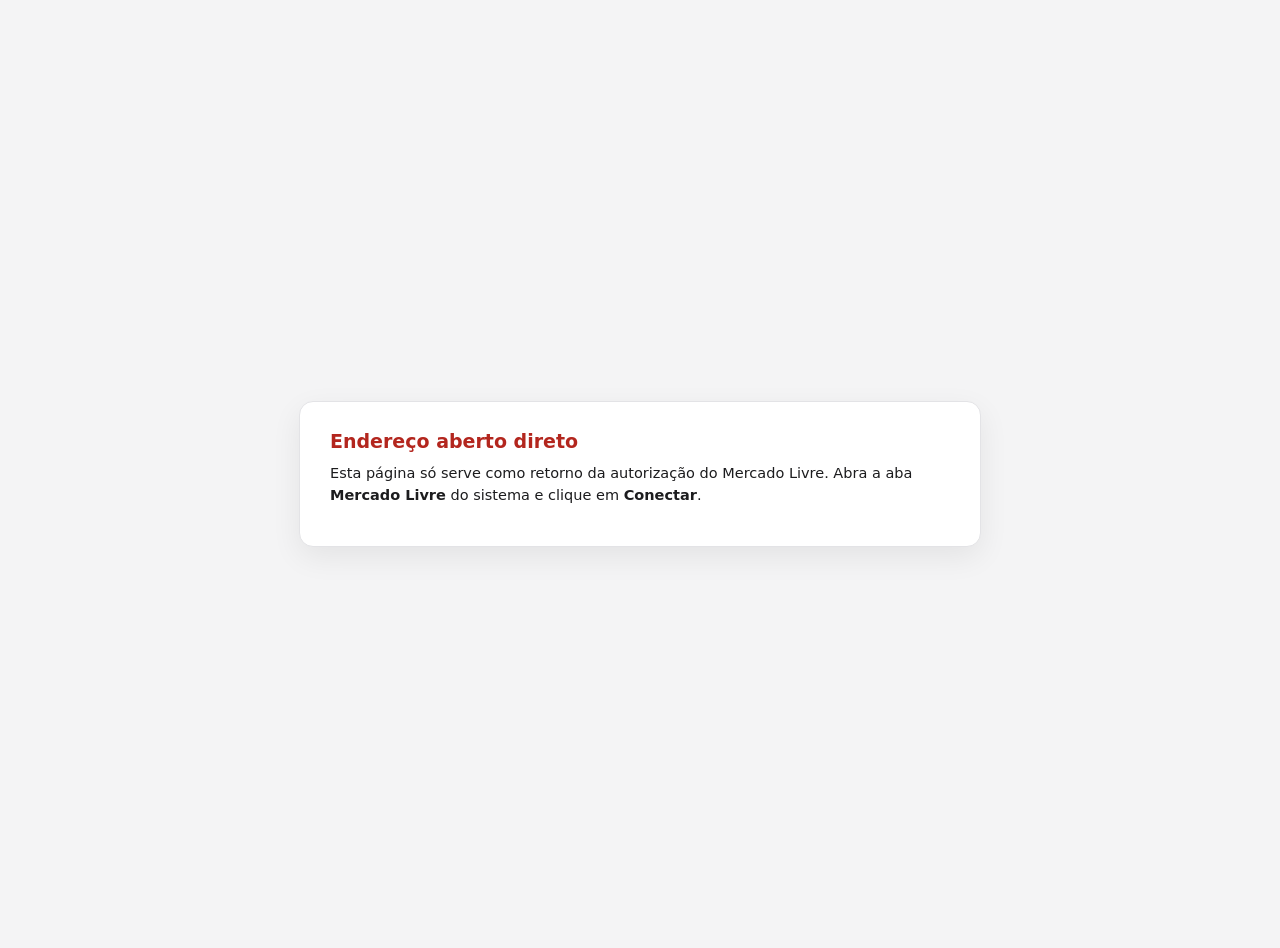
<file: retorno.html>
<!DOCTYPE html>
<html lang="pt-BR">
<head>
<meta charset="utf-8">
<meta name="viewport" content="width=device-width, initial-scale=1">
<meta name="robots" content="noindex">
<title>Mercado Livre &mdash; retorno da autorização</title>
<!--
  Página de retorno da autorização do Mercado Livre, uma só para todos os clientes.

  Por que ela existe: o Mercado Livre exige que a URL de retorno seja EXATAMENTE uma das cadastradas
  na aplicação, e cada cliente tem a própria planilha, com o próprio endereço de Apps Script. Em vez
  de cadastrar o endereço de cada cliente na aplicação, cadastra-se este endereço aqui uma única vez;
  ele recebe a autorização e encaminha para a planilha de quem começou o processo.

  O sistema manda, no parâmetro "state", o endereço da planilha que pediu a autorização. Esta página
  só encaminha para endereços de Apps Script do Google (https://script.google.com/macros/s/.../exec):
  assim ela não pode ser usada como trampolim para mandar ninguém a um site qualquer.

  Nada aqui guarda nem lê dados: o código de autorização só passa de volta para a planilha do
  cliente, que é quem tem a chave secreta para trocá-lo por um acesso.
-->
<style>
  :root{color-scheme:light dark;}
  body{font-family:system-ui,-apple-system,"Segoe UI",Roboto,Arial,sans-serif;margin:0;
    min-height:100vh;display:grid;place-items:center;background:#f4f4f5;color:#1c1c1e;padding:24px;}
  @media (prefers-color-scheme: dark){ body{background:#141416;color:#ececed;} .cartao{background:#1d1d20;border-color:#2e2e33;} }
  .cartao{background:#fff;border:1px solid #e3e3e6;border-radius:14px;padding:28px 30px;max-width:620px;width:100%;
    box-shadow:0 10px 30px rgba(0,0,0,.07);}
  h1{font-size:19px;margin:0 0 10px;}
  p{font-size:14.5px;line-height:1.55;margin:0 0 12px;}
  .ok{color:#1b7f4d;} .erro{color:#b3261e;}
  code{font-size:12.5px;background:rgba(127,127,127,.14);padding:2px 6px;border-radius:5px;word-break:break-all;}
  .peq{font-size:12.5px;opacity:.8;}
</style>
</head>
<body>
<div class="cartao">
  <h1 id="titulo">Mercado Livre</h1>
  <div id="corpo"><p>Processando a autorização...</p></div>
</div>
<script>
(function(){
  var q = new URLSearchParams(location.search);
  var titulo = document.getElementById('titulo');
  var corpo = document.getElementById('corpo');
  var esc = function(s){ return String(s == null ? '' : s).replace(/[&<>"']/g, function(c){
    return {'&':'&amp;','<':'&lt;','>':'&gt;','"':'&quot;',"'":'&#39;'}[c]; }); };
  function mostra(cor, t, html){ titulo.className = cor; titulo.textContent = t; corpo.innerHTML = html; }

  if(q.get('error')){
    mostra('erro', 'O Mercado Livre recusou a autorização',
      '<p>Motivo: <b>' + esc(q.get('error')) + '</b><br>' + esc(q.get('error_description') || '') + '</p>' +
      '<p class="peq">Quase sempre é a URL de retorno: ela precisa estar cadastrada na aplicação exatamente como o sistema mostra.</p>');
    return;
  }

  var code = q.get('code');
  var destino = q.get('state') || '';
  if(!code){
    mostra('erro', 'Endereço aberto direto',
      '<p>Esta página só serve como retorno da autorização do Mercado Livre. Abra a aba <b>Mercado Livre</b> do sistema e clique em <b>Conectar</b>.</p>');
    return;
  }
  // só encaminha para um Apps Script do Google publicado: nunca para um endereço qualquer
  var permitido = /^https:\/\/script\.google\.com\/macros\/s\/[A-Za-z0-9_-]+\/exec$/.test(destino);
  if(!permitido){
    mostra('erro', 'Não sei para qual planilha devolver',
      '<p>A autorização voltou sem o endereço da planilha, ou com um endereço que não é um Apps Script publicado.</p>' +
      (destino ? '<p class="peq">Veio: <code>' + esc(destino) + '</code></p>' : '') +
      '<p class="peq">Na tela Mercado Livre do sistema, confira o campo "URL de retorno" e tente conectar de novo.</p>');
    return;
  }
  var url = destino + '?code=' + encodeURIComponent(code);
  mostra('ok', 'Autorizado, finalizando...',
    '<p>Entregando a autorização para a sua planilha. Se nada acontecer em alguns segundos, ' +
    '<a href="' + esc(url) + '">clique aqui</a>.</p>');
  location.replace(url);
})();
</script>
</body>
</html>
</file>
